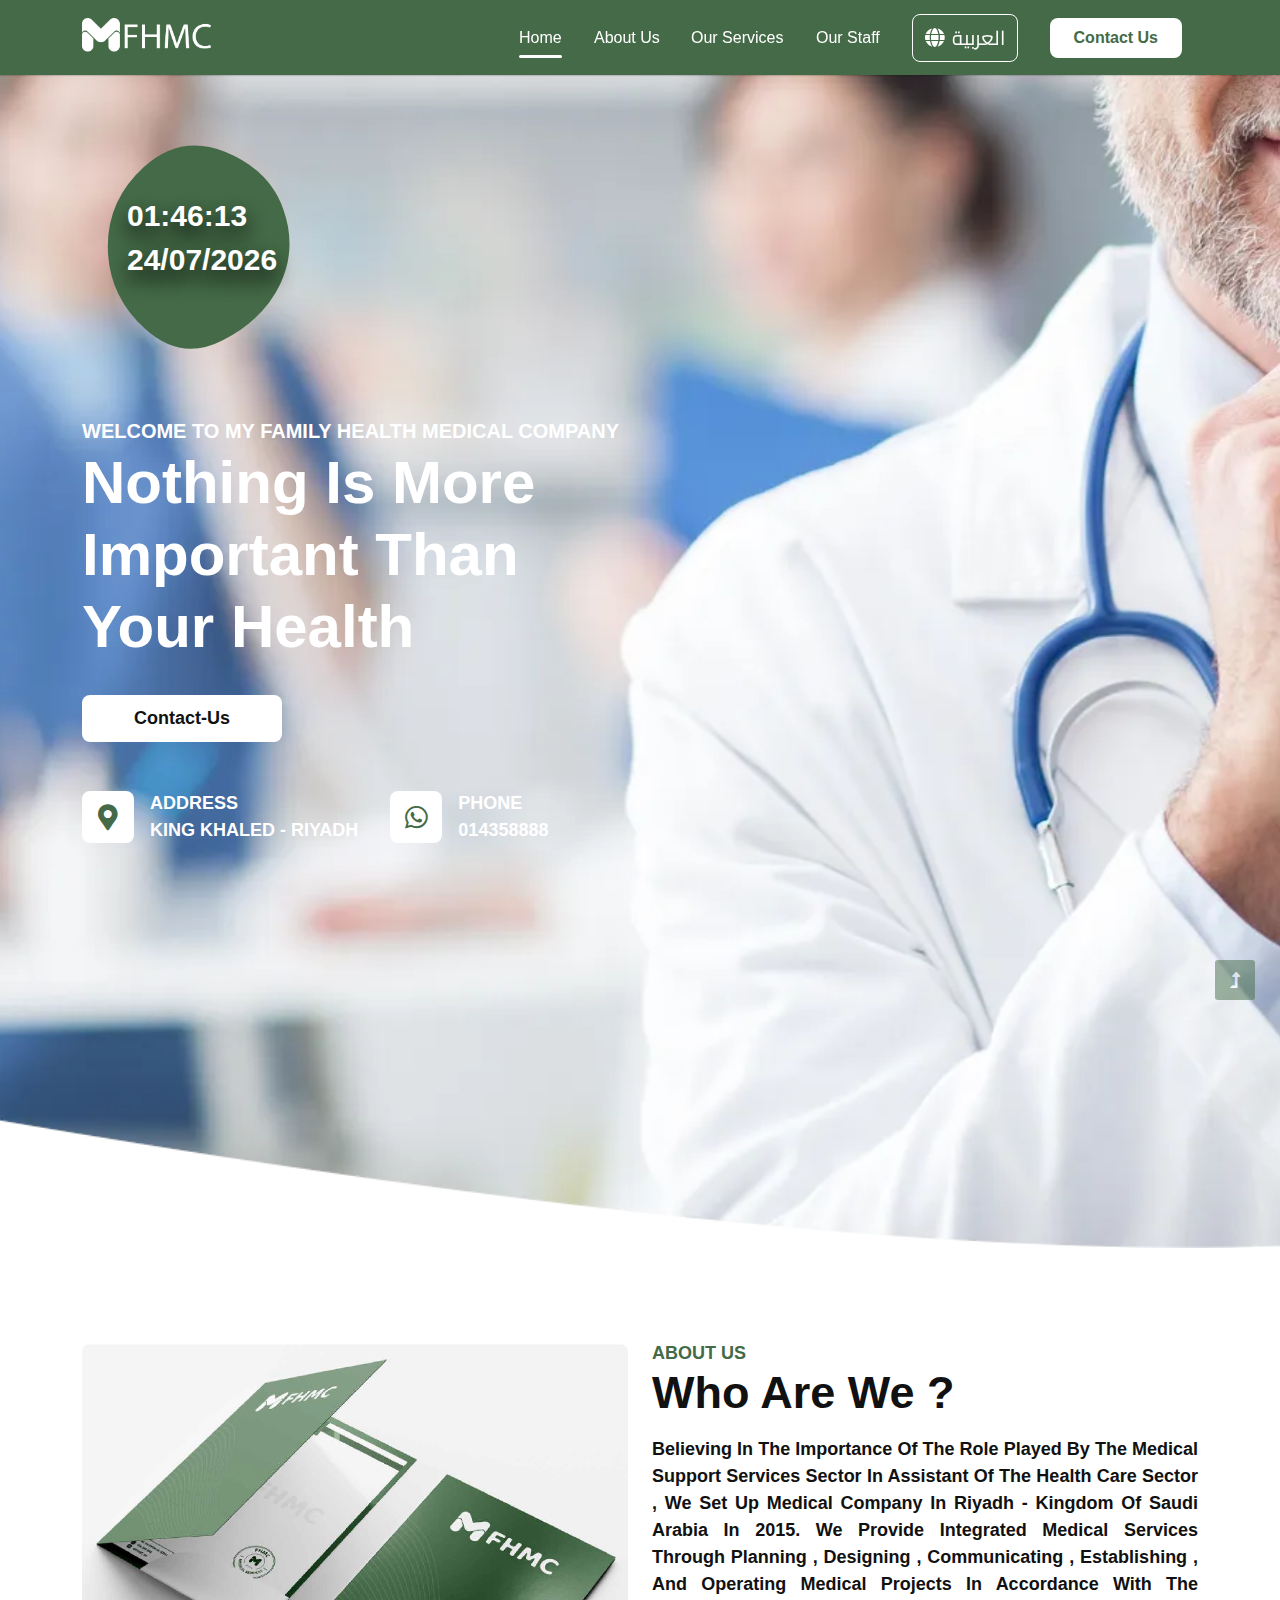
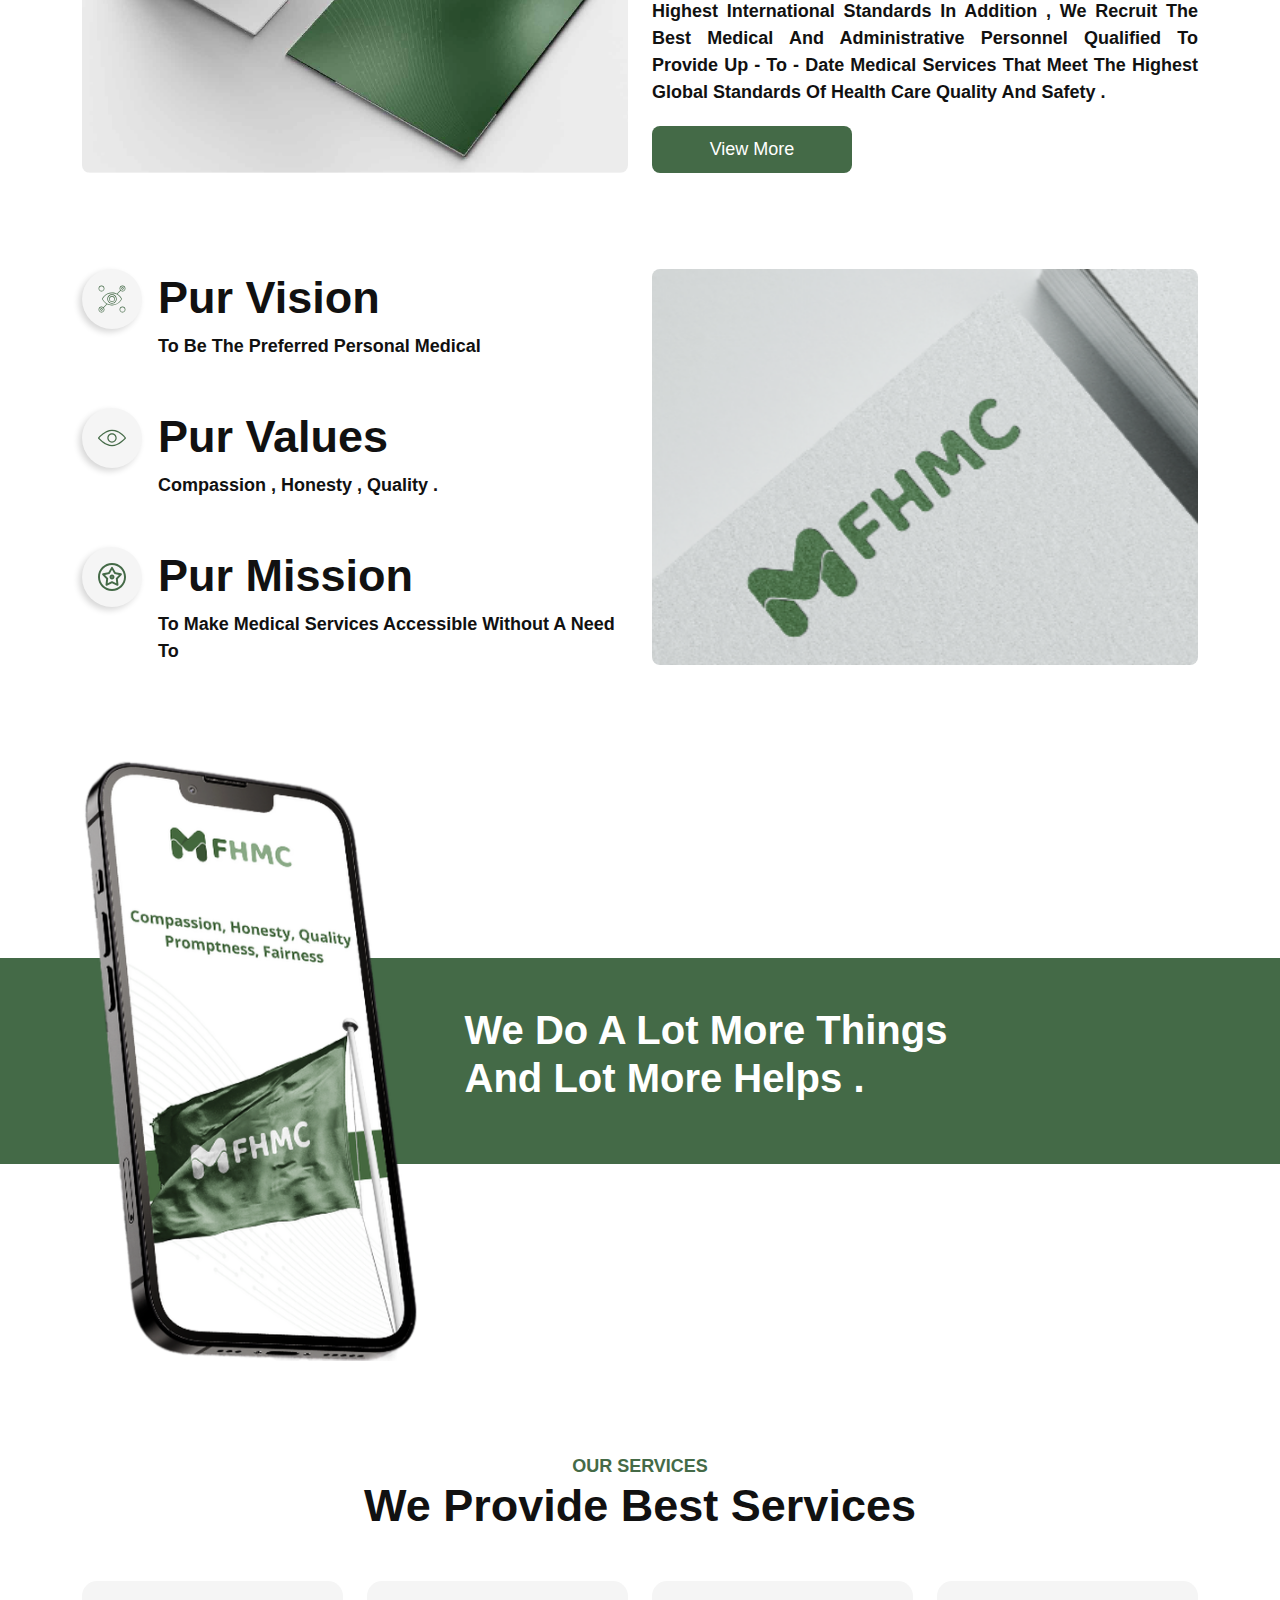
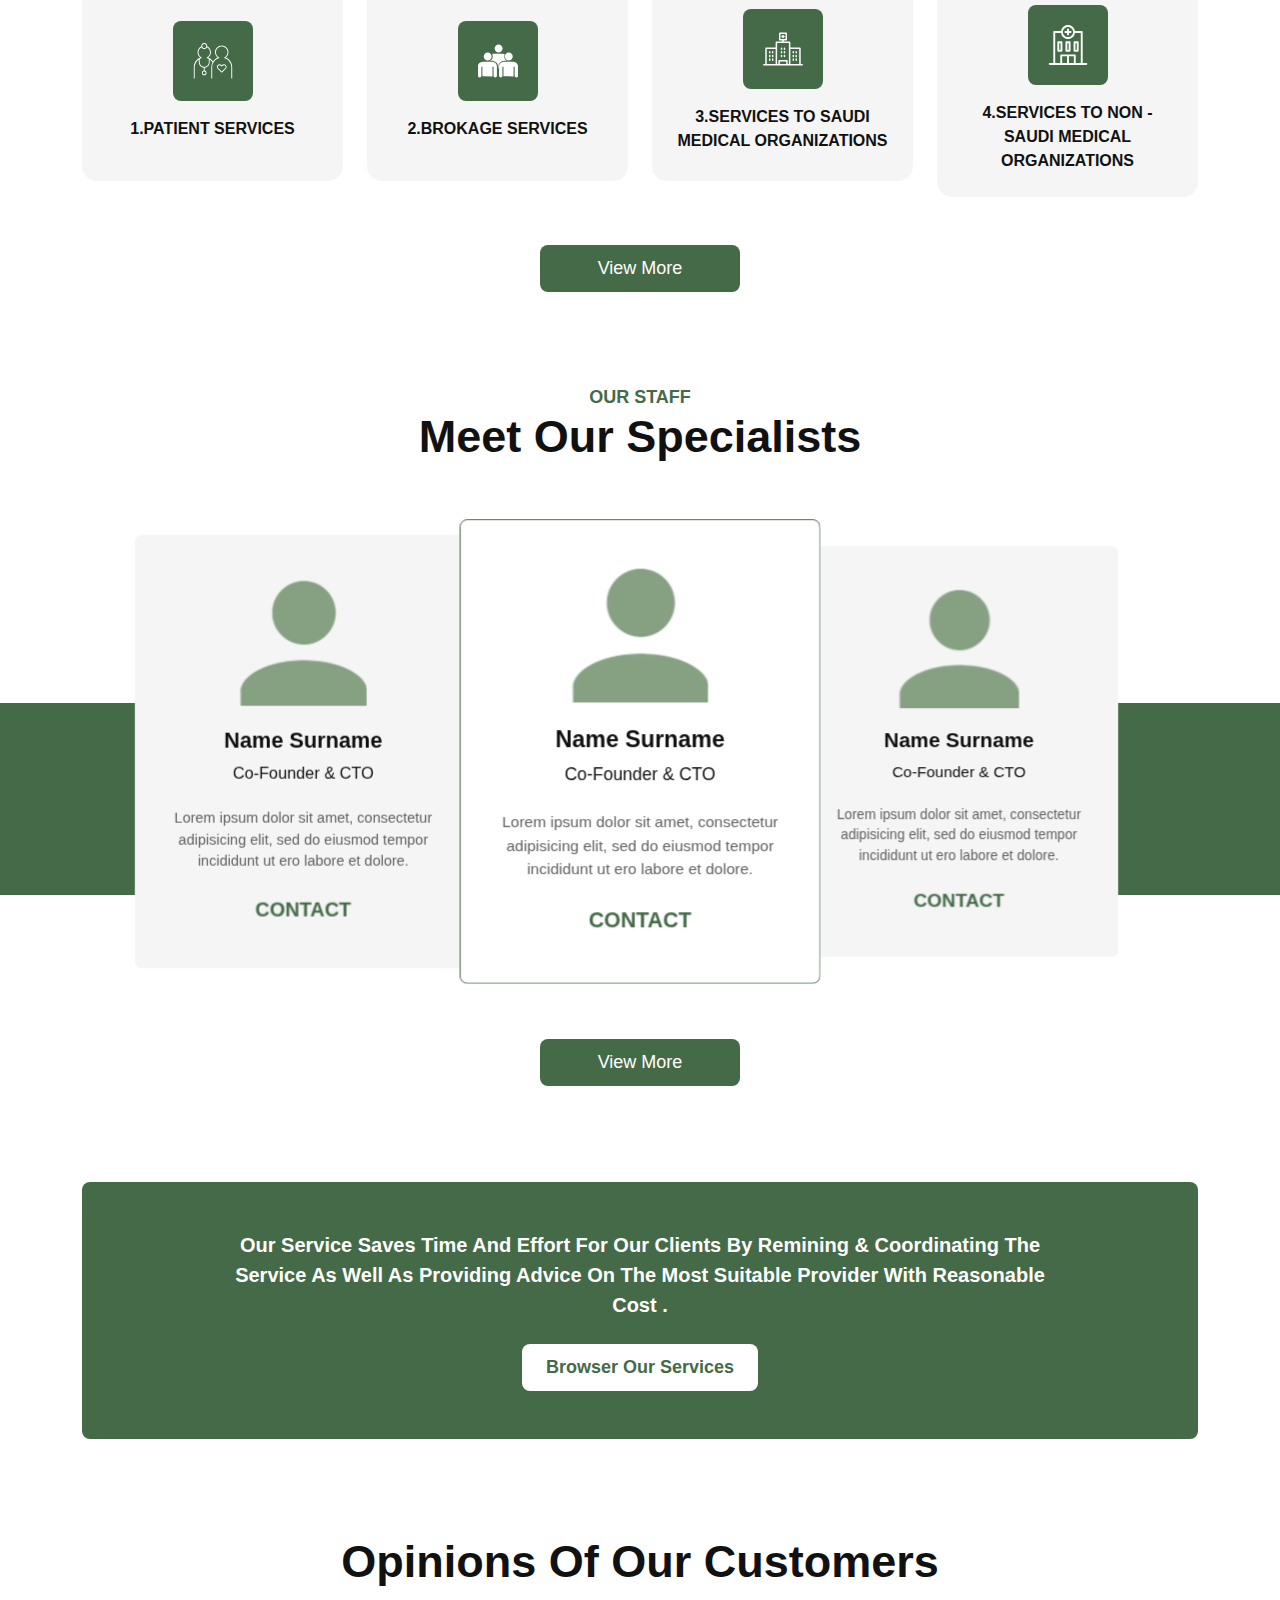
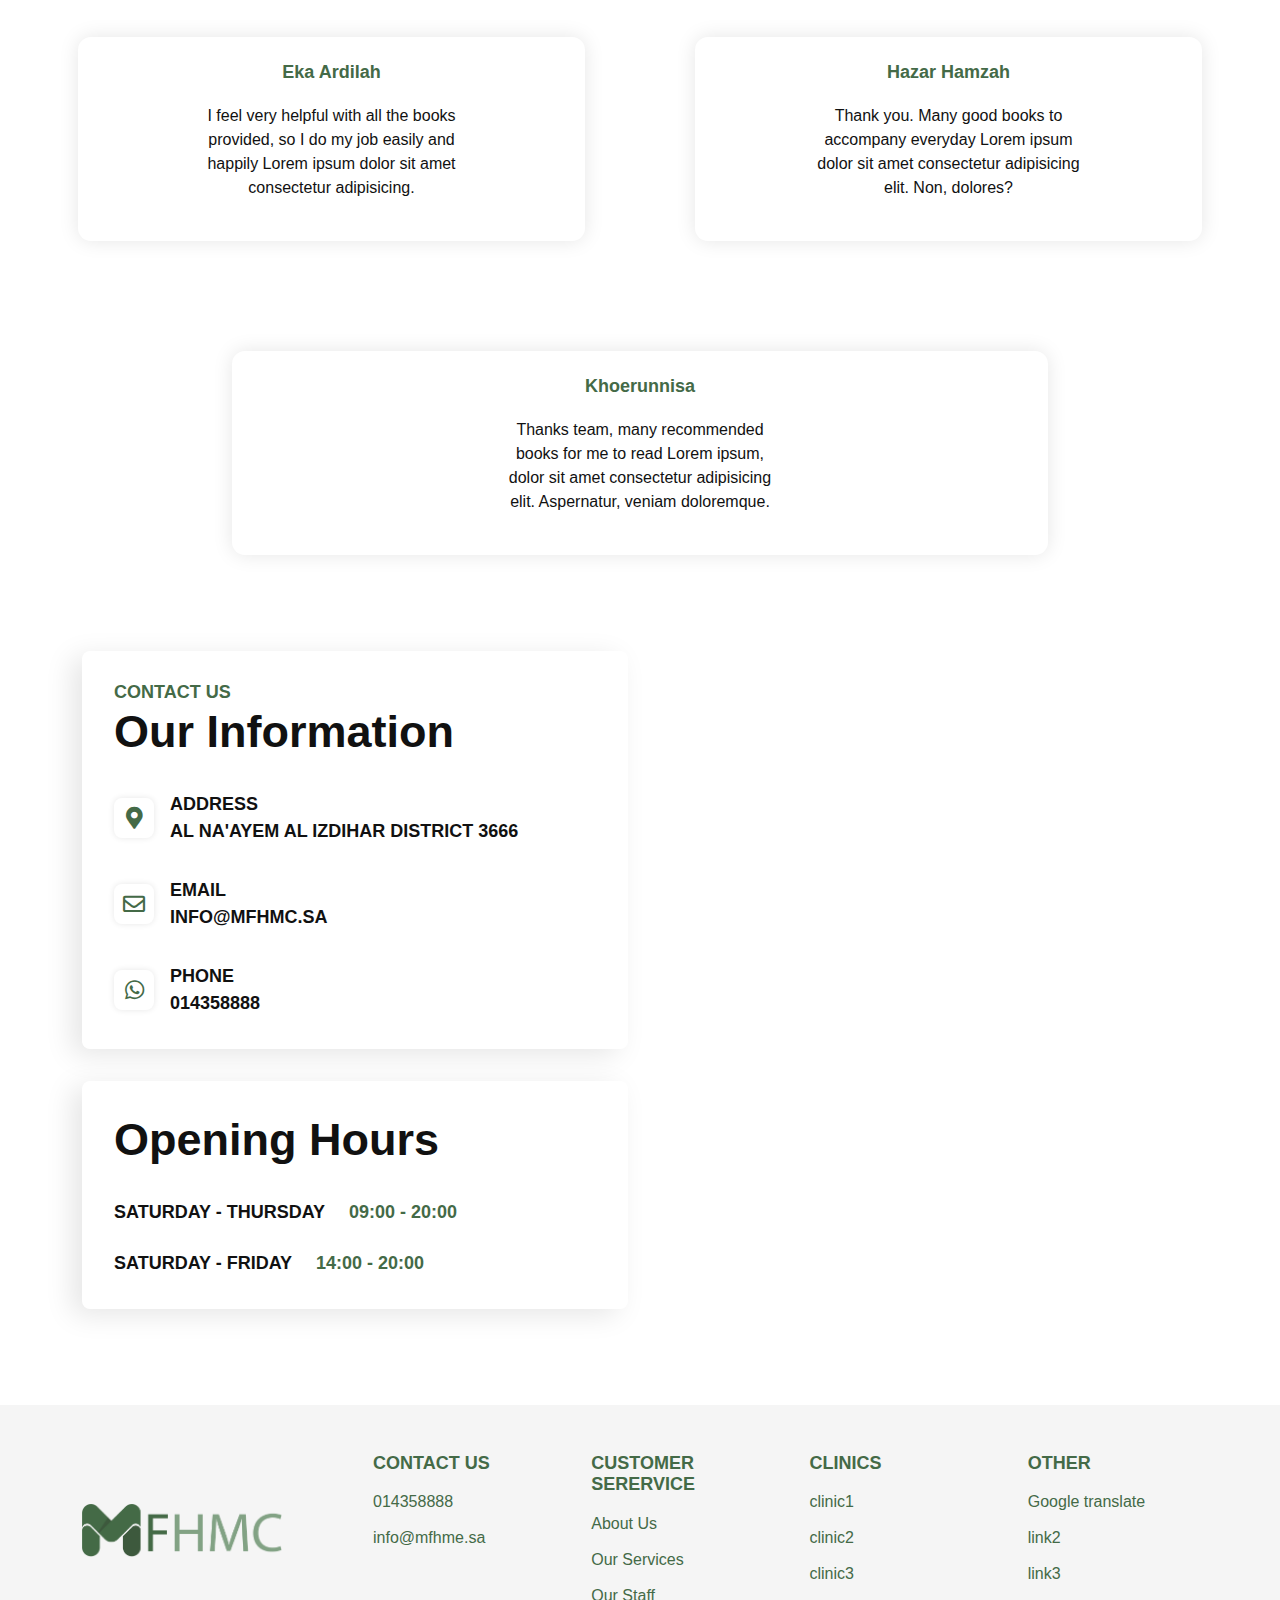
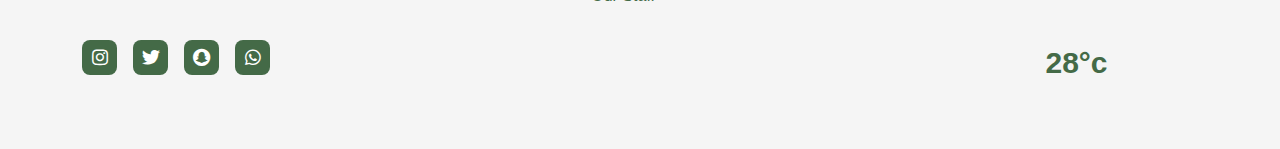
<file: index.html>
<!DOCTYPE html>
<html lang="en">

<head>

    <meta charset="UTF-8">
    
    <meta name="viewport" content="height=device-height, 
                      width=device-width, initial-scale=1.0, 
                      minimum-scale=1.0, maximum-scale=1.0, 
                      user-scalable=no">
    
    <meta name="theme-color" content="#446A47">

    <title>FHMC</title>

    <link rel="stylesheet" type="text/css" href="css/bootstrap.min.css">
    
    <link rel="stylesheet" type="text/css" href="css/all.min.css">
    
    <link rel='stylesheet' href='https://fonts.googleapis.com/css?family=Cairo'>
    
    <link rel="icon" href="img/logo-fhmc-icon.png" sizes="16x16 32x32 48x48 64x64">
    
    <link rel="stylesheet" type="text/css" href="css/swiper.css">
                                    
    <link rel="stylesheet" type="text/css" href="css/main.css">
    

</head>

<body>
    
    
    <!-- ***** header Start ***** -->
    
    <header class="top-nav" id="header">
    
        <div class="container h-100">
        
            <div class="navbar-content">
            
                <div class="nav-logo">
                    
                    <a class="d-block" href="index.html">
                    
                        <img class="img-fluid" src="img/logo-fhmc-white.png" alt="FHMC">
                    
                    </a>
                
                </div>
                
                <ul class="navbar-menu">
                
                    <li class="menu-item">
                    
                        <a class="navbar-link active hvr-underline-from-left" href="index.html"> home </a>
                    
                    </li>
                    <li class="menu-item">
                    
                        <a class="navbar-link  hvr-underline-from-left" href="about.html"> about us</a>
                    
                    </li>
                    <li class="menu-item">
                    
                        <a class="navbar-link  hvr-underline-from-left" href="services.html"> our services </a>
                    
                    </li>
                    <li class="menu-item">
                    
                        <a class="navbar-link  hvr-underline-from-left" href="staff.html"> our staff </a>
                    
                    </li>
                    <li class="menu-item">
                    
                        <a class="lang-btn" href="index_ar.html"> 
                            
                            <i class="fa-solid fa-globe"></i>
                            العربية 
                        </a>
                    
                    </li>
                    <li class="menu-item">
                    
                        <a class="contact-btn" href="contact.html">contact us</a>
                    </li>
                    
                   
                      
                </ul>
                
                <div class="nav-toggler mobile-item">
                            
                          
                    <svg width="100" height="100" viewBox="0 0 100 100">
                            <path class="line line1" d="M 20,29.000046 H 80.000231 C 80.000231,29.000046 94.498839,28.817352 94.532987,66.711331 94.543142,77.980673 90.966081,81.670246 85.259173,81.668997 79.552261,81.667751 75.000211,74.999942 75.000211,74.999942 L 25.000021,25.000058"></path>
                            <path class="line line2" d="M 20,50 H 80"></path>
                            <path class="line line3" d="M 20,70.999954 H 80.000231 C 80.000231,70.999954 94.498839,71.182648 94.532987,33.288669 94.543142,22.019327 90.966081,18.329754 85.259173,18.331003 79.552261,18.332249 75.000211,25.000058 75.000211,25.000058 L 25.000021,74.999942"></path>
                    </svg>
                          
                            
                </div>
            
            </div>
        
        </div>
    
    </header>
    
    <!-- ***** header End ***** -->
    
    
    <div class="page-wrapper">
        
        
        <!-- ***** welcome-section Start ***** -->
        
        <section class="section-style welcome-section p-0">
        
            <div class="welcome-container" style="background-image: url(img/welcome-banner.webp)">
            
                <div class="container">
            
                    <div class="welcome-content">


  
<div class="col col-12 d-flex align-items-center justify-content-start">
    <div class="time position-relative">
                  <svg version="1.1" class="img-fluid" xmlns="http://www.w3.org/2000/svg" viewBox="0 0 500 500" width="100%" id="blobSvg" style="opacity: 1;">                        <defs>                        <linearGradient id="gradient" x1="0%" y1="0%" x2="0%" y2="50%">                            <stop offset="0%" style="stop-color: rgb(68, 106, 71);"></stop>           <stop offset="100%" style="stop-color: rgb(68, 106, 71);"></stop>                        </linearGradient>                        </defs>                                            <path id="blob" fill="url(#gradient)" style="opacity: 1;"><animate class="img-fluid" attributeName="d" dur="10s" repeatCount="indefinite" values="M400,314Q352,378,277,420Q202,462,143,396Q84,330,66.5,241.5Q49,153,125.5,97.5Q202,42,298.5,55Q395,68,421.5,159Q448,250,400,314Z;M392.2525,331.53996Q379.05994,413.07992,285.7525,456.15485Q192.44505,499.22978,100.80019,432.44731Q9.15533,365.66484,30.81018,260.57493Q52.46503,155.48501,121.45005,74.10764Q190.43506,-7.26974,268.13261,60.97003Q345.83016,129.2098,375.63761,189.6049Q405.44505,250,392.2525,331.53996Z;M388.67097,319.27849Q360.55699,388.55699,291.23441,379.72688Q221.91183,370.89678,145.00645,354.28387Q68.10108,337.67097,71.32903,251.33548Q74.55699,165,142.39247,119.95591Q210.22796,74.91183,286.12043,91.61398Q362.0129,108.31613,389.39892,179.15806Q416.78495,250,388.67097,319.27849Z;M429.79847,339.54154Q392.67727,429.08308,294.97368,455.00137Q197.27008,480.91966,143.94598,403.56786Q90.62188,326.21607,83.52769,246.22992Q76.43351,166.24376,136.8518,92.77008Q197.27008,19.29641,287.1482,55Q377.02632,90.70359,421.97299,170.3518Q466.91966,250,429.79847,339.54154Z;M390.7302,319.10952Q360.37524,388.21905,284.62068,409.39959Q208.86612,430.58014,161.11156,373.20082Q113.35701,315.8215,88.46857,238.04463Q63.58014,160.26776,136.76776,117.04463Q209.95537,73.8215,303.79007,69.52027Q397.62476,65.21905,409.35497,157.60952Q421.08517,250,390.7302,319.10952Z;M400,314Q352,378,277,420Q202,462,143,396Q84,330,66.5,241.5Q49,153,125.5,97.5Q202,42,298.5,55Q395,68,421.5,159Q448,250,400,314Z"></animate></path></svg>
        <div class="content-time ">
            <h1 class="clock"></h1>
            <h1 class="date"></h1>
        </div>
    </div> 
</div>
                    
                        <div class="title-wrap">
                        
                            <span class="sub-title">WELCOME TO MY FAMILY HEALTH MEDICAL COMPANY</span>
                            <h1 class="main-title">
                                Nothing Is More
                                Important Than
                                Your Health
                            </h1>
                        
                        </div>
                        <a class="duplicated-btn more-btn" href="contact.html">contact-us</a>
                        <div class="welcome-info">
                        
                            <a href="#" class="info-item">
                                        
                                <div class="info-icon"><i class="fas fa-map-marker-alt"></i></div>
                                <div class="info-texts">

                                    <span class="text-item info-title">ADDRESS</span>
                                    <span class="text-item info-val">KING KHALED - RIYADH</span>

                                </div>

                            </a>
                            <a href="#" class="info-item">
                                        
                                <div class="info-icon"><i class="fab fa-whatsapp"></i></div>
                                <div class="info-texts">

                                    <span class="text-item info-title">PHONE</span>
                                    <span class="text-item info-val">014358888</span>

                                </div>

                            </a>
                        
                        </div>
                    
                    </div>
            
                </div>
        
            
            </div>
        </section>
        
        <!-- ***** welcome-section End ***** -->
        
    
        <!-- ***** about-section Start ***** -->
        
        <section class="section-style about-section w-bg mb-0">
        
            <div class="container">
            
                <div class="about-area">
                    
                    <div class="row   mb_y2">

                        <div class="col-lg-6 mb-box mb-lg-0">

                            <div class="about-img col-img">

                                <img class="img-fluid" src="img/22.png" alt="imgDesc">

                            </div>

                        </div>

                        <div class="col-lg-6">

                            <div class="about-texts same-h">

                                <div class="title-wrap mb-3">

                                    <span class="sub-title">about us </span>
                                    <h1 class="main-title">who are we ?</h1>

                                </div>
                                <p class="about-desc">

                                    Believing In The Importance Of The Role Played By The Medical Support Services Sector In Assistant Of The Health Care Sector , We Set Up Medical Company In Riyadh - Kingdom Of Saudi Arabia In 2015. We Provide Integrated Medical Services Through Planning , Designing , Communicating , Establishing , And Operating Medical Projects In Accordance With The Highest International Standards In Addition , We Recruit The Best Medical And Administrative Personnel Qualified To Provide Up - To - Date Medical Services That Meet The Highest Global Standards Of Health Care Quality And Safety .



                                </p>
                                <a class="about-more duplicated-btn" href="about.html">view more</a>

                            </div>


                        </div>

                    </div>
                    <div class="row ">

                        <div class="col-lg-6 mb-box mb-lg-0 order-1 order-lg-2">

                            <div class="about-img col-img ">

                                <img class="img-fluid" src="img/22_1.PNG" alt="imgDesc">

                            </div>

                        </div>

                        <div class="col-lg-6 order-2 order-lg-1">

                            <div class="about-info same-h">
                            
                                <div class="info-item">
                                
                                    <div class="info-icon">
                                    
                                        <svg xmlns="http://www.w3.org/2000/svg" xmlns:xlink="http://www.w3.org/1999/xlink" version="1.1" id="Layer_1" x="0px" y="0px" viewBox="0 0 32 32" style="enable-background:new 0 0 32 32;" xml:space="preserve">
                                            <path id="Vision_2_" d="M4,7.36C2.147,7.36,0.64,5.853,0.64,4S2.147,0.64,4,0.64S7.36,2.147,7.36,4S5.853,7.36,4,7.36z M4,1.36  C2.544,1.36,1.36,2.544,1.36,4S2.544,6.64,4,6.64S6.64,5.456,6.64,4S5.456,1.36,4,1.36z M28,31.36c-1.853,0-3.36-1.508-3.36-3.36  s1.508-3.36,3.36-3.36s3.36,1.508,3.36,3.36S29.853,31.36,28,31.36z M28,25.36c-1.456,0-2.64,1.184-2.64,2.64s1.184,2.64,2.64,2.64  s2.64-1.184,2.64-2.64S29.456,25.36,28,25.36z M4,29.36c-0.75,0-1.36-0.61-1.36-1.36S3.25,26.64,4,26.64S5.36,27.25,5.36,28  S4.75,29.36,4,29.36z M4,27.36c-0.353,0-0.64,0.287-0.64,0.64S3.647,28.64,4,28.64S4.64,28.353,4.64,28S4.353,27.36,4,27.36z   M28,5.36c-0.75,0-1.36-0.61-1.36-1.36S27.25,2.64,28,2.64S29.36,3.25,29.36,4S28.75,5.36,28,5.36z M28,3.36  c-0.353,0-0.64,0.287-0.64,0.64S27.647,4.64,28,4.64S28.64,4.353,28.64,4S28.353,3.36,28,3.36z M16,21.36  c-2.956,0-5.36-2.405-5.36-5.36c0-2.956,2.404-5.36,5.36-5.36c2.955,0,5.36,2.404,5.36,5.36C21.36,18.955,18.955,21.36,16,21.36z   M16,11.36c-2.559,0-4.64,2.082-4.64,4.64s2.082,4.64,4.64,4.64s4.64-2.081,4.64-4.64S18.559,11.36,16,11.36z M16,19.36  c-1.853,0-3.36-1.508-3.36-3.36s1.507-3.36,3.36-3.36s3.36,1.507,3.36,3.36S17.853,19.36,16,19.36z M16,13.36  c-1.456,0-2.64,1.185-2.64,2.64c0,1.456,1.185,2.64,2.64,2.64c1.456,0,2.64-1.184,2.64-2.64S17.456,13.36,16,13.36z M28,0.64  c-1.853,0-3.36,1.507-3.36,3.36c0,0.797,0.29,1.519,0.755,2.096L21.55,9.941C20.038,9.174,18.208,8.64,16,8.64  c-8.143,0-11.3,7.146-11.331,7.218c-0.039,0.09-0.039,0.193,0,0.283c0.021,0.05,1.524,3.451,5.114,5.566l-3.688,3.687  C5.519,24.93,4.796,24.64,4,24.64c-1.853,0-3.36,1.508-3.36,3.36S2.147,31.36,4,31.36S7.36,29.853,7.36,28  c0-0.796-0.29-1.519-0.755-2.096l3.845-3.845c1.512,0.767,3.342,1.301,5.55,1.301c8.144,0,11.3-7.146,11.331-7.219  c0.039-0.09,0.039-0.193,0-0.283c-0.021-0.05-1.524-3.45-5.114-5.566l3.687-3.688C26.481,7.07,27.204,7.36,28,7.36  c1.853,0,3.36-1.507,3.36-3.36S29.853,0.64,28,0.64z M6.64,28c0,1.456-1.185,2.64-2.64,2.64S1.36,29.456,1.36,28  S2.544,25.36,4,25.36S6.64,26.544,6.64,28z M26.603,16c-0.48,0.977-3.568,6.64-10.603,6.64S5.877,16.977,5.398,16  C5.877,15.023,8.966,9.36,16,9.36S26.122,15.023,26.603,16z M28,6.64c-0.645,0-1.229-0.242-1.688-0.628l-0.32-0.32  C25.603,5.233,25.36,4.647,25.36,4c0-1.456,1.184-2.64,2.64-2.64S30.64,2.544,30.64,4S29.456,6.64,28,6.64z"></path>
                                            <rect id="_Transparent_Rectangle"></rect>
                                        </svg>
                                    
                                    </div>
                                    <div class="info-texts">
                                    
                                        <h2 class="info-title">pur vision</h2>
                                        <p class="info-desc">To Be The Preferred Personal Medical</p>
                                        
                                    </div>
                                
                                    
                                </div>
                                <div class="info-item">
                                
                                    <div class="info-icon">
                                    
                                        <svg xmlns="http://www.w3.org/2000/svg" xmlns:xlink="http://www.w3.org/1999/xlink" version="1.1" id="Capa_1" x="0px" y="0px" viewBox="0 0 511.992 511.992" style="enable-background:new 0 0 511.992 511.992;" xml:space="preserve"><g><g><path d="M510.096,249.937c-4.032-5.867-100.928-143.275-254.101-143.275C124.56,106.662,7.44,243.281,2.512,249.105    c-3.349,3.968-3.349,9.792,0,13.781C7.44,268.71,124.56,405.329,255.995,405.329S504.549,268.71,509.477,262.886    C512.571,259.217,512.848,253.905,510.096,249.937z M255.995,383.996c-105.365,0-205.547-100.48-230.997-128    c25.408-27.541,125.483-128,230.997-128c123.285,0,210.304,100.331,231.552,127.424    C463.013,282.065,362.256,383.996,255.995,383.996z"></path></g></g><g><g><path d="M255.995,170.662c-47.061,0-85.333,38.272-85.333,85.333s38.272,85.333,85.333,85.333s85.333-38.272,85.333-85.333    S303.056,170.662,255.995,170.662z M255.995,319.996c-35.285,0-64-28.715-64-64s28.715-64,64-64s64,28.715,64,64    S291.28,319.996,255.995,319.996z"></path></g></g></svg>                                    
                                    </div>
                                    <div class="info-texts">
                                    
                                        <h2 class="info-title">pur values</h2>
                                        <p class="info-desc">Compassion , Honesty , Quality .</p>
                                        
                                    </div>
                                
                                    
                                </div>
                                <div class="info-item">
                                
                                    <div class="info-icon">
                                    
                                        <svg xmlns="http://www.w3.org/2000/svg" xmlns:xlink="http://www.w3.org/1999/xlink" version="1.1" id="Capa_1" x="0px" y="0px" viewBox="0 0 297 297" style="enable-background:new 0 0 297 297;" xml:space="preserve"><g><path d="M252.678,116.792c-1.167-3.593-4.181-6.277-7.885-7.021l-58.111-11.684l-29.068-51.656   c-1.853-3.292-5.336-5.329-9.114-5.329s-7.261,2.037-9.114,5.329l-29.068,51.656l-58.111,11.684   c-3.704,0.744-6.718,3.428-7.885,7.021c-1.167,3.592-0.306,7.535,2.252,10.314l40.145,43.609l-6.844,58.877   c-0.437,3.752,1.185,7.448,4.24,9.668c3.057,2.222,7.073,2.622,10.506,1.046l53.88-24.704l53.88,24.704   c1.391,0.638,2.878,0.952,4.358,0.952c2.172,0,4.33-0.676,6.148-1.998c3.056-2.22,4.677-5.916,4.24-9.668l-6.844-58.877   l40.145-43.609C252.984,124.327,253.846,120.384,252.678,116.792z M191.645,160.077c-2.062,2.24-3.046,5.267-2.694,8.291   l5.253,45.181l-41.346-18.958c-1.384-0.634-2.871-0.952-4.359-0.952s-2.975,0.318-4.359,0.952l-41.346,18.958l5.253-45.181   c0.351-3.024-0.632-6.051-2.694-8.291l-30.806-33.465l44.592-8.966c2.985-0.6,5.56-2.47,7.053-5.124L148.5,72.883l22.307,39.639   c1.493,2.653,4.068,4.524,7.053,5.124l44.592,8.966L191.645,160.077z"></path><path d="M148.5,0C66.617,0,0,66.617,0,148.5S66.617,297,148.5,297S297,230.383,297,148.5S230.383,0,148.5,0z M148.5,276.085   c-70.351,0-127.585-57.234-127.585-127.585S78.149,20.916,148.5,20.916S276.085,78.149,276.085,148.5   S218.851,276.085,148.5,276.085z"></path><path d="M148.5,122.182c-14.512,0-26.319,11.806-26.319,26.318s11.807,26.318,26.319,26.318s26.318-11.806,26.318-26.318   S163.012,122.182,148.5,122.182z M148.5,153.902c-2.979,0-5.404-2.423-5.404-5.402s2.424-5.402,5.404-5.402   s5.402,2.423,5.402,5.402S151.479,153.902,148.5,153.902z"></path></g></svg>
                                    
                                    </div>
                                    <div class="info-texts">
                                    
                                        <h2 class="info-title">pur mission</h2>
                                        <p class="info-desc">To Make Medical Services Accessible Without A Need To</p>
                                        
                                    </div>
                                
                                    
                                </div>
                            
                            </div>
                        </div>

                    </div>


                </div>
            
            </div>
        
        </section>
        
        <!-- ***** about-section End ***** -->
        
        
        <!-- ***** banner-section Start ***** -->
        
        <section class="section-style banner-section">
        
            <div class="container">
            
                <div class="banner-area">
                
                    
                    <div class="row gx-lg-5">
                    
                        <div class="col-md-auto">
                        
                            <div class="banner-img">
                            
                                <img class="img-fluid" src="img/phone.png" alt="imgDesc">
                            
                            </div>
                        
                        </div>
                        
                        <div class="col-md">
                        
                            <p class="banner-text">We Do A Lot More Things <br> And Lot More Helps .</p>
                        
                        </div>
                    
                    </div>
                    
                </div>
            
            </div>
        
        </section>
        
        <!-- ***** banner-section End ***** -->
        
        
        <!-- ***** services-section Start ***** -->
        
        <section class="section-style services-section">
        
            <div class="container">
            
                <div class="services-area">
                
                    <div class="title-wrap text-center mb-box mb-sm-5">

                        <span class="sub-title">our services</span>
                        <h1 class="main-title">We Provide Best Services</h1>

                    </div>
                             
                    <div class="row row-cols-xl-4 row-cols-md-2 row-cols-1">
                    
                        <a href="service.html"><div class="service-wrap">
                        
                            <div class="service-box">
                            
                                <div class="service-icon">
                                
                                    <svg xmlns="http://www.w3.org/2000/svg" xmlns:xlink="http://www.w3.org/1999/xlink" version="1.1" id="Layer_1" x="0px" y="0px" viewBox="0 0 32 32" style="enable-background:new 0 0 32 32;" xml:space="preserve">
                                        <path id="doctor-patient_1_" d="M31.36,30h-0.72v-9c0-3.358-2.151-6.289-5.354-7.292c-0.138-0.043-0.236-0.165-0.251-0.308  c-0.014-0.144,0.059-0.282,0.185-0.351c1.492-0.82,2.42-2.372,2.42-4.049c0-2.559-2.081-4.64-4.64-4.64S18.36,6.441,18.36,9  c0,1.677,0.928,3.229,2.421,4.049c0.126,0.069,0.198,0.208,0.185,0.351c-0.015,0.144-0.113,0.265-0.251,0.308  C17.512,14.711,15.36,17.642,15.36,21v9h-0.72v-9c0-1.389,0.336-2.711,0.944-3.877c-0.567-0.963-1.326-1.778-2.224-2.401V17  c0,2.283-1.764,4.162-4,4.346v2.329c0.854,0.168,1.5,0.923,1.5,1.825c0,1.025-0.834,1.86-1.86,1.86s-1.86-0.835-1.86-1.86  c0-0.902,0.646-1.657,1.5-1.825v-2.329c-2.236-0.184-4-2.062-4-4.346v-2.281C2.617,16.116,1.36,18.433,1.36,21v9H0.64v-9  c0-3.426,2.045-6.444,5.161-7.727C4.453,12.269,3.64,10.69,3.64,9c0-2.055,1.173-3.921,3.007-4.817C6.643,4.123,6.64,4.062,6.64,4  c0-1.301,1.059-2.36,2.36-2.36S11.36,2.699,11.36,4c0,0.062-0.002,0.123-0.007,0.183C13.187,5.079,14.36,6.945,14.36,9  c0,1.69-0.812,3.269-2.162,4.274c1.555,0.642,2.872,1.732,3.797,3.146c0.903-1.383,2.215-2.491,3.807-3.146  C18.452,12.269,17.64,10.69,17.64,9c0-2.956,2.405-5.36,5.36-5.36S28.36,6.044,28.36,9c0,1.69-0.812,3.269-2.162,4.273  c3.116,1.283,5.162,4.302,5.162,7.727V30z M9,24.36c-0.628,0-1.14,0.511-1.14,1.14S8.372,26.64,9,26.64s1.14-0.511,1.14-1.14  S9.628,24.36,9,24.36z M5.36,14.278V17c0,2.007,1.633,3.64,3.64,3.64s3.64-1.633,3.64-3.64v-2.72  c-0.429-0.231-0.882-0.423-1.355-0.571c-0.138-0.043-0.236-0.165-0.251-0.308c-0.014-0.144,0.059-0.282,0.185-0.351  c1.493-0.821,2.421-2.373,2.421-4.05c0-1.725-0.955-3.296-2.459-4.097C10.825,5.757,9.982,6.36,9,6.36S7.175,5.757,6.819,4.903  C5.314,5.704,4.36,7.275,4.36,9c0,1.677,0.928,3.229,2.421,4.049c0.126,0.069,0.199,0.208,0.185,0.351  c-0.015,0.144-0.113,0.265-0.251,0.308C6.239,13.857,5.786,14.049,5.36,14.278z M9,2.36C8.096,2.36,7.36,3.096,7.36,4  S8.096,5.64,9,5.64S10.64,4.904,10.64,4S9.904,2.36,9,2.36z M23,25.36c-0.092,0-0.185-0.035-0.255-0.105l-2.973-2.973  c-0.4-0.401-0.622-0.934-0.625-1.499c-0.002-0.572,0.22-1.111,0.625-1.518c0.402-0.402,0.937-0.624,1.505-0.626  c0.002,0,0.003,0,0.005,0c0.569,0,1.105,0.223,1.509,0.625L23,19.475l0.209-0.21c0.807-0.803,2.212-0.805,3.019,0  c0.413,0.414,0.635,0.963,0.624,1.548c-0.01,0.555-0.231,1.077-0.624,1.47l-2.973,2.973C23.185,25.325,23.092,25.36,23,25.36z   M21.282,19.36c-0.001,0-0.002,0-0.003,0c-0.377,0-0.731,0.147-0.997,0.414c-0.269,0.269-0.416,0.626-0.414,1.005  c0.001,0.375,0.148,0.729,0.414,0.993L23,24.491l2.718-2.719c0.261-0.26,0.407-0.605,0.413-0.973  c0.008-0.388-0.139-0.752-0.413-1.025c-0.534-0.536-1.467-0.535-1.999,0l-0.464,0.464c-0.141,0.141-0.369,0.141-0.51,0l-0.464-0.464  C22.015,19.507,21.659,19.36,21.282,19.36z"></path>
                                        <rect id="_Transparent_Rectangle" style="fill:none;" width="32" height="32"></rect>
                                    </svg>
                                </div>
                                <p class="service-desc">1.Patient Services</p>
                            
                            </div>
                        </div></a>
                        <a href=""><div class="service-wrap">
                        
                            <div class="service-box">
                            
                                <div class="service-icon">
                                
                                  <svg xmlns="http://www.w3.org/2000/svg" xmlns:xlink="http://www.w3.org/1999/xlink" version="1.1" id="Capa_1" x="0px" y="0px" viewBox="0 0 28.832 28.832" style="enable-background:new 0 0 28.832 28.832;" xml:space="preserve"><g><path d="M11.98,5.373c0-1.584,1.284-2.869,2.869-2.869s2.869,1.284,2.869,2.869s-1.284,2.869-2.869,2.869   S11.98,6.957,11.98,5.373z M15.716,15.621c0.616-0.658,1.479-1.075,2.575-1.245c0.249-0.038,0.513-0.061,0.786-0.077   c0.088-0.003,0.171-0.012,0.259-0.012h1.707c-1.253-0.521-2.141-1.761-2.141-3.203c0-0.575,0.143-1.12,0.394-1.596   c-0.89-0.325-1.711-0.32-1.711-0.32h-5.753c-0.643,0.015-1.183,0.096-1.636,0.23c0.281,0.5,0.442,1.076,0.442,1.686   c0,1.442-0.887,2.681-2.142,3.203h1.412c0.017-0.002,0.033-0.002,0.051-0.002c0.1,0,0.209,0.004,0.319,0.012   c0.235,0.017,0.492,0.053,0.758,0.107c1.444,0.303,3.186,1.253,3.379,3.527l0.002,0.051v1.774h0.362l0.002-1.774   C14.779,17.957,14.729,16.675,15.716,15.621z M6.993,13.983c1.582,0,2.869-1.287,2.869-2.871S8.575,8.243,6.993,8.243   c-1.584,0-2.869,1.285-2.869,2.869C4.124,12.695,5.41,13.983,6.993,13.983z M9.728,14.908H3.976   c-4.118,0.076-3.975,3.103-3.975,3.103L0,25.067h0.004c0,0.017-0.003,0.035-0.003,0.05c0,0.67,0.545,1.211,1.213,1.211   c0.669,0,1.209-0.541,1.209-1.211c0-0.016-0.002-0.033-0.005-0.05h0.005v-6.532h0.758l-0.006,6.958l7.266,0.006l-0.006-6.996h0.786   v6.563h0.004c0,0.003,0,0.006,0,0.01c0,0.669,0.541,1.211,1.207,1.211c0.669,0,1.211-0.542,1.211-1.211c0-0.004,0-0.007,0-0.01   V18.01C13.378,14.861,9.728,14.908,9.728,14.908z M22.185,13.982c1.585,0,2.87-1.285,2.87-2.87s-1.285-2.87-2.87-2.87   s-2.87,1.285-2.87,2.87C19.316,12.697,20.6,13.982,22.185,13.982z M24.921,14.908h-5.754c-4.119,0.076-3.973,3.103-3.973,3.103   l-0.002,7.056h0.005c0,0.017-0.003,0.035-0.003,0.05c0,0.67,0.544,1.211,1.212,1.211c0.669,0,1.208-0.541,1.208-1.211   c0-0.016-0.003-0.033-0.004-0.05h0.004v-6.532h0.76l-0.009,6.958l7.266,0.006l-0.006-6.996h0.786v6.563h0.002   c0,0.003,0,0.006,0,0.01c0,0.669,0.542,1.211,1.21,1.211c0.667,0,1.209-0.542,1.209-1.211c0-0.004,0-0.007,0-0.01V18.01   C28.57,14.861,24.921,14.908,24.921,14.908z"></path></g></svg>
                                    
                                </div>
                                <p class="service-desc">2.Brokage Services</p>
                            
                            </div>
                        </div></a>
                        <a href=""><div class="service-wrap">
                        
                            <div class="service-box">
                            
                                <div class="service-icon">
                                
                                    <svg xmlns="http://www.w3.org/2000/svg" xmlns:xlink="http://www.w3.org/1999/xlink" version="1.1" viewBox="0 0 324.667 324.667" enable-background="new 0 0 324.667 324.667">
                                      <g>
                                        <path d="m168.333,69.539v-2.739h2.738c3.313,0 6-2.687 6-6s-2.687-6-6-6h-2.738v-2.738c0-3.313-2.687-6-6-6s-6,2.687-6,6v2.738h-2.738c-3.313,0-6,2.687-6,6s2.687,6 6,6h2.738v2.738c0,3.313 2.687,6 6,6s6-2.686 6-5.999z"></path>
                                        <path d="m54.919,199.478c3.313,0 6-2.687 6-6v-8.614c0-3.313-2.687-6-6-6s-6,2.687-6,6v8.614c0,3.313 2.687,6 6,6z"></path>
                                        <path d="m78.748,199.478c3.313,0 6-2.687 6-6v-8.614c0-3.313-2.687-6-6-6s-6,2.687-6,6v8.614c0,3.313 2.686,6 6,6z"></path>
                                        <path d="m54.919,229.12c3.313,0 6-2.687 6-6v-8.614c0-3.313-2.687-6-6-6s-6,2.687-6,6v8.614c0,3.313 2.687,6 6,6z"></path>
                                        <path d="m78.748,229.12c3.313,0 6-2.687 6-6v-8.614c0-3.313-2.687-6-6-6s-6,2.687-6,6v8.614c0,3.313 2.686,6 6,6z"></path>
                                        <path d="m54.919,258.762c3.313,0 6-2.687 6-6v-8.614c0-3.313-2.687-6-6-6s-6,2.687-6,6v8.614c0,3.314 2.687,6 6,6z"></path>
                                        <path d="m78.748,258.762c3.313,0 6-2.687 6-6v-8.614c0-3.313-2.687-6-6-6s-6,2.687-6,6v8.614c0,3.314 2.686,6 6,6z"></path>
                                        <path d="m245.919,199.478c3.313,0 6-2.687 6-6v-8.614c0-3.313-2.687-6-6-6s-6,2.687-6,6v8.614c0,3.313 2.687,6 6,6z"></path>
                                        <path d="m269.748,199.478c3.313,0 6-2.687 6-6v-8.614c0-3.313-2.687-6-6-6s-6,2.687-6,6v8.614c0,3.313 2.686,6 6,6z"></path>
                                        <path d="m245.919,229.12c3.313,0 6-2.687 6-6v-8.614c0-3.313-2.687-6-6-6s-6,2.687-6,6v8.614c0,3.313 2.687,6 6,6z"></path>
                                        <path d="m269.748,229.12c3.313,0 6-2.687 6-6v-8.614c0-3.313-2.687-6-6-6s-6,2.687-6,6v8.614c0,3.313 2.686,6 6,6z"></path>
                                        <path d="m245.919,258.762c3.313,0 6-2.687 6-6v-8.614c0-3.313-2.687-6-6-6s-6,2.687-6,6v8.614c0,3.314 2.687,6 6,6z"></path>
                                        <path d="m269.748,258.762c3.313,0 6-2.687 6-6v-8.614c0-3.313-2.687-6-6-6s-6,2.687-6,6v8.614c0,3.314 2.686,6 6,6z"></path>
                                        <path d="m144.419,155.221v8.614c0,3.313 2.687,6 6,6s6-2.687 6-6v-8.614c0-3.313-2.687-6-6-6s-6,2.687-6,6z"></path>
                                        <path d="m168.248,155.221v8.614c0,3.313 2.687,6 6,6s6-2.687 6-6v-8.614c0-3.313-2.687-6-6-6s-6,2.687-6,6z"></path>
                                        <path d="m150.419,178.864c-3.313,0-6,2.687-6,6v8.614c0,3.313 2.687,6 6,6s6-2.687 6-6v-8.614c0-3.314-2.686-6-6-6z"></path>
                                        <path d="m174.248,178.864c-3.313,0-6,2.687-6,6v8.614c0,3.313 2.687,6 6,6s6-2.687 6-6v-8.614c0-3.314-2.687-6-6-6z"></path>
                                        <path d="m150.419,208.506c-3.313,0-6,2.687-6,6v8.614c0,3.313 2.687,6 6,6s6-2.687 6-6v-8.614c0-3.314-2.686-6-6-6z"></path>
                                        <path d="m174.248,208.506c-3.313,0-6,2.687-6,6v8.614c0,3.313 2.687,6 6,6s6-2.687 6-6v-8.614c0-3.314-2.687-6-6-6z"></path>
                                        <path d="m318.667,284.144h-12.611v-127.376c0-3.314-2.687-6-6-6h-78v-42.943c0-3.313-2.687-6-6-6h-47.723v-8.747h20.277c3.313,0 6-2.687 6-6v-52.555c0-3.313-2.687-6-6-6h-52.555c-3.313,0-6,2.687-6,6v52.555c0,3.313 2.687,6 6,6h20.277v8.747h-47.723c-3.313,0-6,2.687-6,6v42.943h-78c-3.313,0-6,2.686-6,6v127.376h-12.609c-3.313,0-6,2.687-6,6s2.687,6 6,6h312.667c3.313,0 6-2.687 6-6s-2.687-6-6-6zm-108.611-170.319v170.319h-10.056v-26.374c0-3.313-2.687-6-6-6h-63.333c-3.313,0-6,2.687-6,6v26.375h-10.056v-170.32h95.445zm-22.056,170.319h-51.333v-20.374h51.333v20.374zm106.056,0h-72v-121.376h72v121.376zm-191.445,0h-72v-121.376h72v121.376zm39.445-243.621h40.555v40.555h-40.555v-40.555z"></path>
                                      </g>
                                    </svg>

                                </div>
                                <p class="service-desc">3.SERVICES TO SAUDI MEDICAL ORGANIZATIONS</p>
                            
                            </div>
                        </div></a>
                        <a href=""><div class="service-wrap">
                        
                            <div class="service-box">
                            
                                <div class="service-icon">
                                
                                    <svg xmlns="http://www.w3.org/2000/svg" xmlns:xlink="http://www.w3.org/1999/xlink" version="1.1" id="Capa_1" x="0px" y="0px" viewBox="0 0 422.505 422.505" style="enable-background:new 0 0 422.505 422.505;" xml:space="preserve">
                                    <path d="M173.946,74.015c0-5.523,4.477-10,10-10h17.312V46.703c0-5.523,4.477-10,10-10s10,4.477,10,10v17.312h17.312  c5.523,0,10,4.477,10,10s-4.477,10-10,10h-17.312v17.313c0,5.523-4.477,10-10,10s-10-4.477-10-10V84.015h-17.312  C178.423,84.015,173.946,79.538,173.946,74.015z M414.669,412.505c0,5.523-4.477,10-10,10H17.835c-5.523,0-10-4.477-10-10  s4.477-10,10-10H56.19V74.014c0-5.523,4.477-10,10-10h71.725C142.812,27.913,173.836,0,211.258,0  c37.421,0,68.445,27.914,73.341,64.015l71.725-0.001c2.652,0,5.196,1.054,7.071,2.929c1.875,1.875,2.929,4.419,2.929,7.071v328.491  h38.345C410.192,402.505,414.669,406.982,414.669,412.505z M157.242,74.015c0,29.784,24.231,54.015,54.016,54.015  c29.784,0,54.014-24.231,54.014-54.015S241.042,20,211.258,20C181.474,20,157.242,44.231,157.242,74.015z M201.258,330.476h-51.581  v72.029h51.576L201.258,330.476z M272.839,330.476h-51.582l-0.005,72.029h51.586V330.476z M346.325,84.014H284.6  c-4.896,36.101-35.92,64.016-73.341,64.016c-37.422,0-68.447-27.915-73.343-64.016H76.19v318.491h53.487v-82.029  c0-5.523,4.477-10,10-10h71.581h0h71.581c5.523,0,10,4.477,10,10v82.029h53.485V84.014z M279.986,172.169h34.076  c5.523,0,10,4.477,10,10v89.148c0,5.523-4.477,10-10,10h-34.076c-5.523,0-10-4.477-10-10v-89.148  C269.986,176.646,274.463,172.169,279.986,172.169z M289.986,261.317h14.076v-69.148h-14.076V261.317z M238.294,182.169v89.148  c0,5.523-4.477,10-10,10H194.22c-5.523,0-10-4.477-10-10v-89.148c0-5.523,4.477-10,10-10h34.074  C233.817,172.169,238.294,176.646,238.294,182.169z M218.294,192.169H204.22v69.148h14.074V192.169z M152.53,182.169v89.148  c0,5.523-4.477,10-10,10h-34.075c-5.523,0-10-4.477-10-10v-89.148c0-5.523,4.477-10,10-10h34.075  C148.053,172.169,152.53,176.646,152.53,182.169z M132.53,192.169h-14.075v69.148h14.075V192.169z"></path></svg>

                                </div>
                                <p class="service-desc">4.SERVICES TO NON - SAUDI MEDICAL ORGANIZATIONS</p>
                            
                            </div>
                        </div></a>
                    </div>
                    <a class="about-more duplicated-btn mx-auto mt-0 mt-sm-3" href="services.html">View More</a>
                
                </div>
            
            </div>
        
        </section>
        
        <!-- ***** services-section End ***** -->
        
        
        <!-- ***** staff-section Start ***** -->
        
        <section class="section-style staff-section ">
        
            <div class="container">
            
                  <div class="title-wrap text-center mb-box mb-sm-5">
                    <span class="sub-title">our staff</span>
                     <h1 class="main-title">Meet Our Specialists</h1>
                </div>
            
            </div>
            <div class="staff-container">
                
                <div class="container ">

                    <div class="staff-area">

                        <div class="slider-container staff-slider-container equal-h">

                                <div class="swiper staff-slider">

                                      <div class="swiper-wrapper">

                                        <div class="swiper-slide">

                                            <div class="staff-box padding-box">

                                                    <div class="staff-img">

                                                        <img class="img-fluid "src="img/person.png" alt="staffName">

                                                    </div>
                                                    <div class="staff-details">

                                                        <div class="staff-info">

                                                            <h5 class="staff-name">Name Surname</h5>
                                                            <p class="staff-position">Co-Founder & CTO</p>

                                                        </div>
                                                        <p class="staff-desc">

                                                            Lorem ipsum dolor sit amet, consectetur adipisicing elit, sed do
                                                            eiusmod tempor incididunt ut ero labore et dolore.

                                                        </p>

                                                    </div>
                                                    <a class="contact-btn hvr-underline-from-left " href="#">contact</a>

                                            </div>
                                        </div>
                                            
                                        <div class="swiper-slide">

                                                <div class="staff-box padding-box">

                                                    <div class="staff-img">

                                                        <img class="img-fluid "src="img/person.png" alt="staffName">

                                                    </div>
                                                    <div class="staff-details">

                                                        <div class="staff-info">

                                                            <h5 class="staff-name">Name Surname</h5>
                                                            <p class="staff-position">Co-Founder & CTO</p>

                                                        </div>
                                                        <p class="staff-desc">

                                                            Lorem ipsum dolor sit amet, consectetur adipisicing elit, sed do
                                                            eiusmod tempor incididunt ut ero labore et dolore.

                                                        </p>

                                                    </div>
                                                    <a class="contact-btn hvr-underline-from-left " href="#">contact</a>

                                                </div>


                                        </div>

                                        <div class="swiper-slide">

                                                <div class="staff-box padding-box">

                                                    <div class="staff-img">

                                                        <img class="img-fluid "src="img/person.png" alt="staffName">

                                                    </div>
                                                    <div class="staff-details">

                                                        <div class="staff-info">

                                                            <h5 class="staff-name">Name Surname</h5>
                                                            <p class="staff-position">Co-Founder & CTO</p>

                                                        </div>
                                                        <p class="staff-desc">

                                                            Lorem ipsum dolor sit amet, consectetur adipisicing elit, sed do
                                                            eiusmod tempor incididunt ut ero labore et dolore.

                                                        </p>

                                                    </div>
                                                    <a class="contact-btn hvr-underline-from-left " href="#">contact</a>

                                                </div>


                                        </div>

                                           
                                      </div>

                                      </div>


                        </div>
                        <div class="more-wrap mt-4 pt-2 mt-sm-5 pt-sm-0">
                        
                            <a class="about-more duplicated-btn mx-auto" href="staff.html">View More</a>
                        
                        </div>

                    </div>

                </div>

            </div>
        
        </section>
        
        <!-- ***** staff-section End ***** -->
        
        
        <!-- ***** services-banner-section Start ***** -->
        
        <section class="section-style services-banner-section">
        
            <div class="container">
            
                <div class="services-banner padding-box">
                
                    <p class="banner-text">
                    
                        Our Service Saves Time And Effort For Our Clients By Remining & Coordinating The Service
                        As Well As Providing Advice On The Most Suitable Provider With Reasonable Cost .
                    </p>
                    <a class="banner-link duplicated-btn" href="services.html">Browser Our Services</a>
                
                </div>
            
            </div>
        
        </section>
        
        <!-- ***** services-banner-section End ***** -->

        <!-- ***** The opinions of our customers start ***** -->

        <section class="section-style opinions">
            <div class="container">
                <h1 class="main-title w-50 m-auto titel-opinions"> opinions of our customers</h1>
              <div class="row mt-5 notes row-cols-1 row-cols-lg-3 row-cols-md-2 row-cols-xl-3 gx-0 gx-md-2 gy-5">
                <div class="fram fram1 ">
                  <h5>Eka Ardilah</h5>
                  <p class="note ">I feel very helpful with all the books provided, so I do my job easily and happily Lorem ipsum dolor sit amet consectetur adipisicing.</p>
                </div>
                <div class="fram  fram2 ">
                  <h5>Hazar Hamzah</h5>
                  <p class="note">Thank you. Many good books to accompany everyday Lorem ipsum dolor sit amet consectetur adipisicing elit. Non, dolores?</p>
                </div>
                <div class="fram fram3 ">
                  <h5>Khoerunnisa</h5>
                  <p class="note">Thanks team, many recommended books for me to read Lorem ipsum, dolor sit amet consectetur adipisicing elit. Aspernatur, veniam doloremque.</p>
                </div>
              </div>
            </div>
          </section>

        <!-- ***** The opinions of our customers End ***** -->
        
        <!-- ***** contact-us-section Start ***** -->
        
        <section class="section-style contact-us-section">
        
            <div class="container">
            
                <div class="contact-area">
                
                    <div class="row">
                    
                        <div class="col-lg-6">
                        
                            <div class="contact-boxes">
                            
                                <div class="box-item info-box padding-box">
                                
                                    <div class="title-wrap ">
                                        <span class="sub-title">contact us</span>
                                        <h1 class="main-title">our information</h1>
                                    </div>
                                    <div class="info-items">
                                    
                                        <div class="info-item">
                                        
                                            <div class="info-icon"><i class="fas fa-map-marker-alt"></i></div>
                                            <div class="info-texts">
                                            
                                                <span class="text-item info-title">ADDRESS</span>
                                                <span class="text-item info-val">AL NA'AYEM AL IZDIHAR DISTRICT 3666</span>
                                            
                                            </div>
                                        
                                        </div>
                                        <div class="info-item">
                                        
                                            <div class="info-icon"><i class="far fa-envelope"></i></div>
                                            <div class="info-texts">
                                            
                                                <span class="text-item info-title">EMAIL</span>
                                                <a href="#" class="text-item info-val">INFO@MFHMC.SA</a>
                                            
                                            </div>
                                        
                                        </div>
                                        <div class="info-item">
                                        
                                            <div class="info-icon"><i class="fab fa-whatsapp"></i></div>
                                            <div class="info-texts">
                                            
                                                <span class="text-item info-title">PHONE</span>
                                                <span class="text-item info-val">014358888</span>
                                            
                                            </div>
                                        
                                        </div>
                                        
                                    </div>
                                
                                </div>
                                <div class="box-item hours-box padding-box">
                                
                                    <div class="title-wrap ">
                                        <h1 class="main-title">Opening Hours</h1>
                                    </div>
                                    <div class="info-items">
                                    
                                        <div class="info-item">
                                        
                                            <div class="info-texts ">
                                            
                                                <span class="text-item info-title">SATURDAY - THURSDAY</span>
                                                <span class="text-item info-val">09:00 - 20:00</span>
                                            
                                            </div>
                                        
                                        </div>
                                        <div class="info-item">
                                        
                                            <div class="info-texts ">
                                            
                                                <span class="text-item info-title">SATURDAY - FRIDAY</span>
                                                <span class="text-item info-val">14:00 - 20:00</span>
                                            
                                            </div>
                                        
                                        </div>
                                        
                                    </div>
                                
                                </div>
                            
                            </div>
                        
                        </div>
                        
                        <div class="col-lg-6">
                        
                           <div class="map-container mt-box mt-lg-0" id="map">

                               <iframe src="https://www.google.com/maps/embed?pb=!1m18!1m12!1m3!1d28979.453789321382!2d46.753383950057724!3d24.780666225054798!2m3!1f0!2f0!3f0!3m2!1i1024!2i768!4f13.1!3m3!1m2!1s0x3e2efda2e71a4331%3A0xf746e0fda2277c89!2z2KfZhNin2LLYr9mH2KfYsdiMINin2YTYsdmK2KfYtiDYp9mE2LPYudmI2K_Zitip!5e0!3m2!1sar!2seg!4v1663162736376!5m2!1sar!2seg"  style="border:0;" allowfullscreen="" loading="lazy" referrerpolicy="no-referrer-when-downgrade"></iframe>

                            </div>

                        </div>
                    
                    </div>
                
                </div>
            
            </div>
        
        </section>
        
        <!-- ***** contact-us-section End ***** -->
        
        
        <!-- ***** footer Start ***** -->
        
        <footer class="section-style w-bg mb-0">
        
            <div class="container">
            
                <div class="row gx-lg-5 ">
                
                    <div class="col-lg-3 col-12">
                    
                        <div class="footer-col">
                        
                            <a class="footer-logo" href="index.html">
                            
                                <img class="img-fluid" src="img/logo-fhmc.png" alt="FHMC">
                            
                            </a>
                        
                        </div>
                    
                    </div>
                    
                    <div class="col-md">
                    
                        <div class="footer-col">
                        
                            <div class="footer-menu">
                            
                                <h3 class="menu-title">CONTACT US</h3>
                                <ul class="menu-list">
                                
                                    <li class="list-item">
                                    
                                        <a class="item-link" href="#">014358888</a>
                                    
                                    </li>
                                    <li class="list-item">
                                    
                                        <a class="item-link" href="#">info@mfhme.sa</a>
                                    
                                    </li>
                                  
                                
                                </ul>
                            
                            </div>
                        
                        </div>
                    
                    </div>
                    
                    <div class="col-md">
                    
                        <div class="footer-col">
                        
                            <div class="footer-menu">
                            
                                <h3 class="menu-title">CUSTOMER SERERVICE</h3>
                                <ul class="menu-list">
                                
                                    <li class="list-item">
                                    
                                        <a class="item-link" href="about.html">About Us</a>
                                    
                                    </li>
                                    <li class="list-item">
                                    
                                        <a class="item-link" href="services.html">Our Services</a>
                                    
                                    </li>
                                    <li class="list-item">
                                    
                                        <a class="item-link" href="#">Our Staff</a>
                                    
                                    </li>
                                  
                                
                                </ul>
                            
                            </div>
                        
                        </div>
                    
                    
                    </div>

                    <div class="col-md">
                    
                        <div class="footer-col">
                        
                            <div class="footer-menu">
                            
                                <h3 class="menu-title">Clinics</h3>
                                <ul class="menu-list">
                                
                                    <li class="list-item">
                                    
                                        <a class="item-link" href="#">clinic1</a>
                                    
                                    </li>
                                    <li class="list-item">
                                    
                                        <a class="item-link" href="#">clinic2</a>
                                    
                                    </li>
                                    <li class="list-item">
                                    
                                        <a class="item-link" href="#">clinic3</a>
                                    
                                    </li>
                                  
                                
                                </ul>
                            
                            </div>
                        
                        </div>
                    
                    
                    </div>

                    <div class="col-md">
                    
                        <div class="footer-col">
                        
                            <div class="footer-menu">
                            
                                <h3 class="menu-title">Other</h3>
                                <ul class="menu-list">
                                
                                    <li class="list-item">
                                    
                                        <a class="item-link" target="_blank" href="https://translate.google.com/?hl=ar&sl=en&tl=ar&op=translate">Google translate</a>
                                    
                                    </li>
                                    <li class="list-item">
                                    
                                        <a class="item-link" href="#">link2</a>
                                    
                                    </li>
                                    <li class="list-item">
                                    
                                        <a class="item-link" href="#">link3</a>
                                    
                                    </li>
                                  
                                
                                </ul>
                            
                            </div>
                        
                        </div>
                    
                    
                    </div>

                    
                    <div class="col-md col-9">
                    
                        <div class="footer-col">
                        
                            <div class="social-list">
                            
                                <a href="#"><i class="fab fa-instagram"></i></a>
                                <a href="#"><i class="fab fa-twitter"></i></a>
                                <a href="#"><i class="fab fa-snapchat-ghost"></i></a>
                                <a href="#"><i class="fa-brands fa-whatsapp"></i></a>
                                
                            </div>
                            
                        </div>
                    
                    </div>

                    <div class="col-md col-3 mb-5 d-flex align-items-start justify-content-center">
                        <span class="temperature ">28&deg;c</span>
                    </div>
                
                </div>
            
            </div>
        
        </footer>
        
        <!-- ***** footer End ***** -->
     
        
    </div>
    
    
    <!-- ***** scrollup-btn Start ***** -->
    <div class="scrollup" id="scrollup">
        
            <i class="fas fa-level-up-alt"></i>
        
    </div>
    <!-- ***** scrollup-btn Start ***** -->
    

    
    
    <!-- jquery 3.5.1   -->
    <script src="js/jquery-3.5.1.min.js"></script>
    
     <!-- bootstrap v5   -->
    <script src="js/bootstrap.bundle.min.js"></script>
     
    <!-- matchHeight jquery plugin   -->
    <script src="js/jquery.matchHeight-min.js"></script>
    
    <!-- swiper js   -->
    <script src="js/swiper.js"></script>
    
     <!-- main style js   -->
    <script src="js/main.js"></script>

    <script src="js/script.js"></script>
    
    
    <script>
        
        
        /*------------- #staff slider --------------*/
        var swiper = new Swiper('.staff-slider', {
            
          effect: 'coverflow',
          grabCursor: true,
          centeredSlides: true,
          slidesPerView: "auto",
          initialSlide: 0,
          loop: true,
          loopedSlides: 3,
          breakpoints: {

            0:{
                   coverflowEffect: {
                    slideShadows: false,
                },
                    
              },

            768:{
                   coverflowEffect: {
                    stretch: 125,
                    depth: 200,
                    rotate: 0,
                    slideShadows: false,
                    modifier: 1,
                    
                },
              },

            992: {
                
                  coverflowEffect: {
                    stretch: 0,
                    depth: 150,
                    rotate: 0,
                    slideShadows: false,
                    modifier: 1,
                    
                },
                  
              },
             
            1200: {
                
                slidesPerView: 3,
                coverflowEffect: {
                    stretch: 0,
                    depth: 150,
                    rotate: 0,
                    slideShadows: false,
                    modifier: 1,
                    
            },

              },

            },


        });

    
    </script>
    
  
    
</body>

</html>
</file>
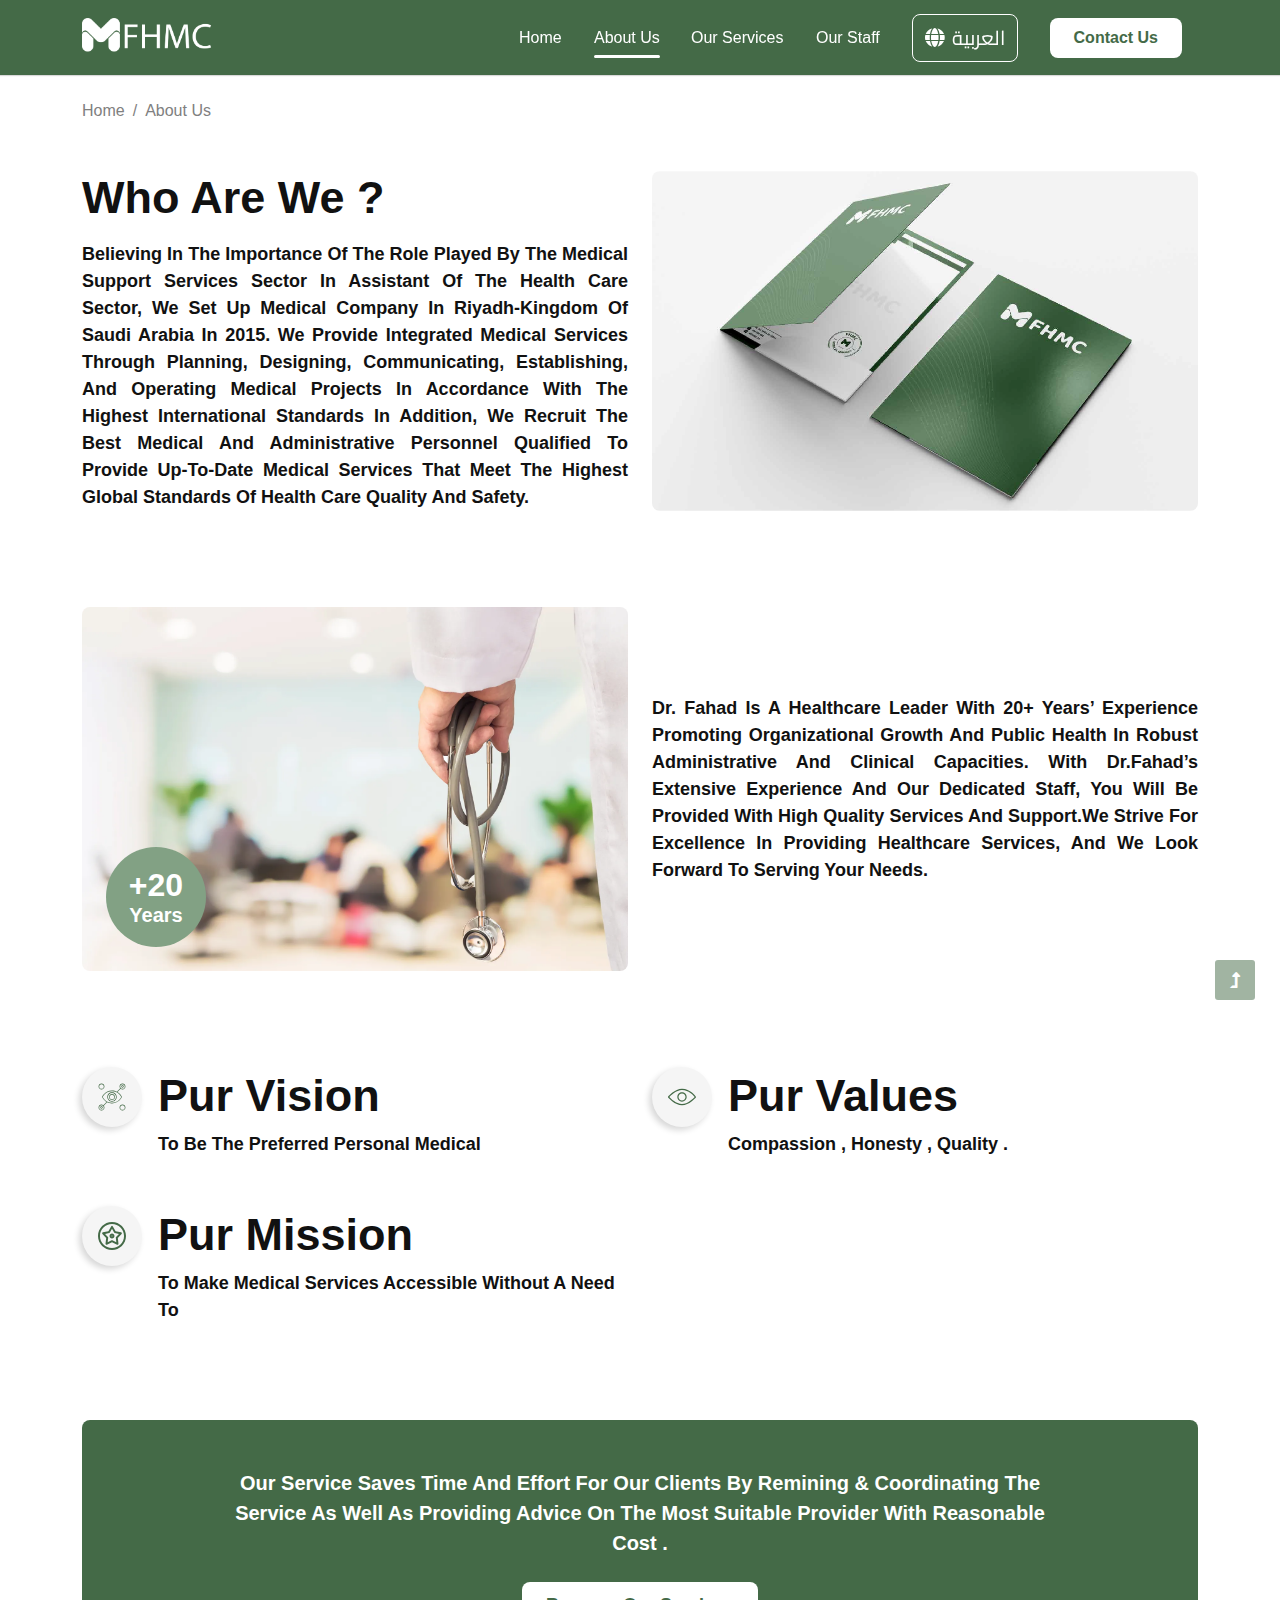
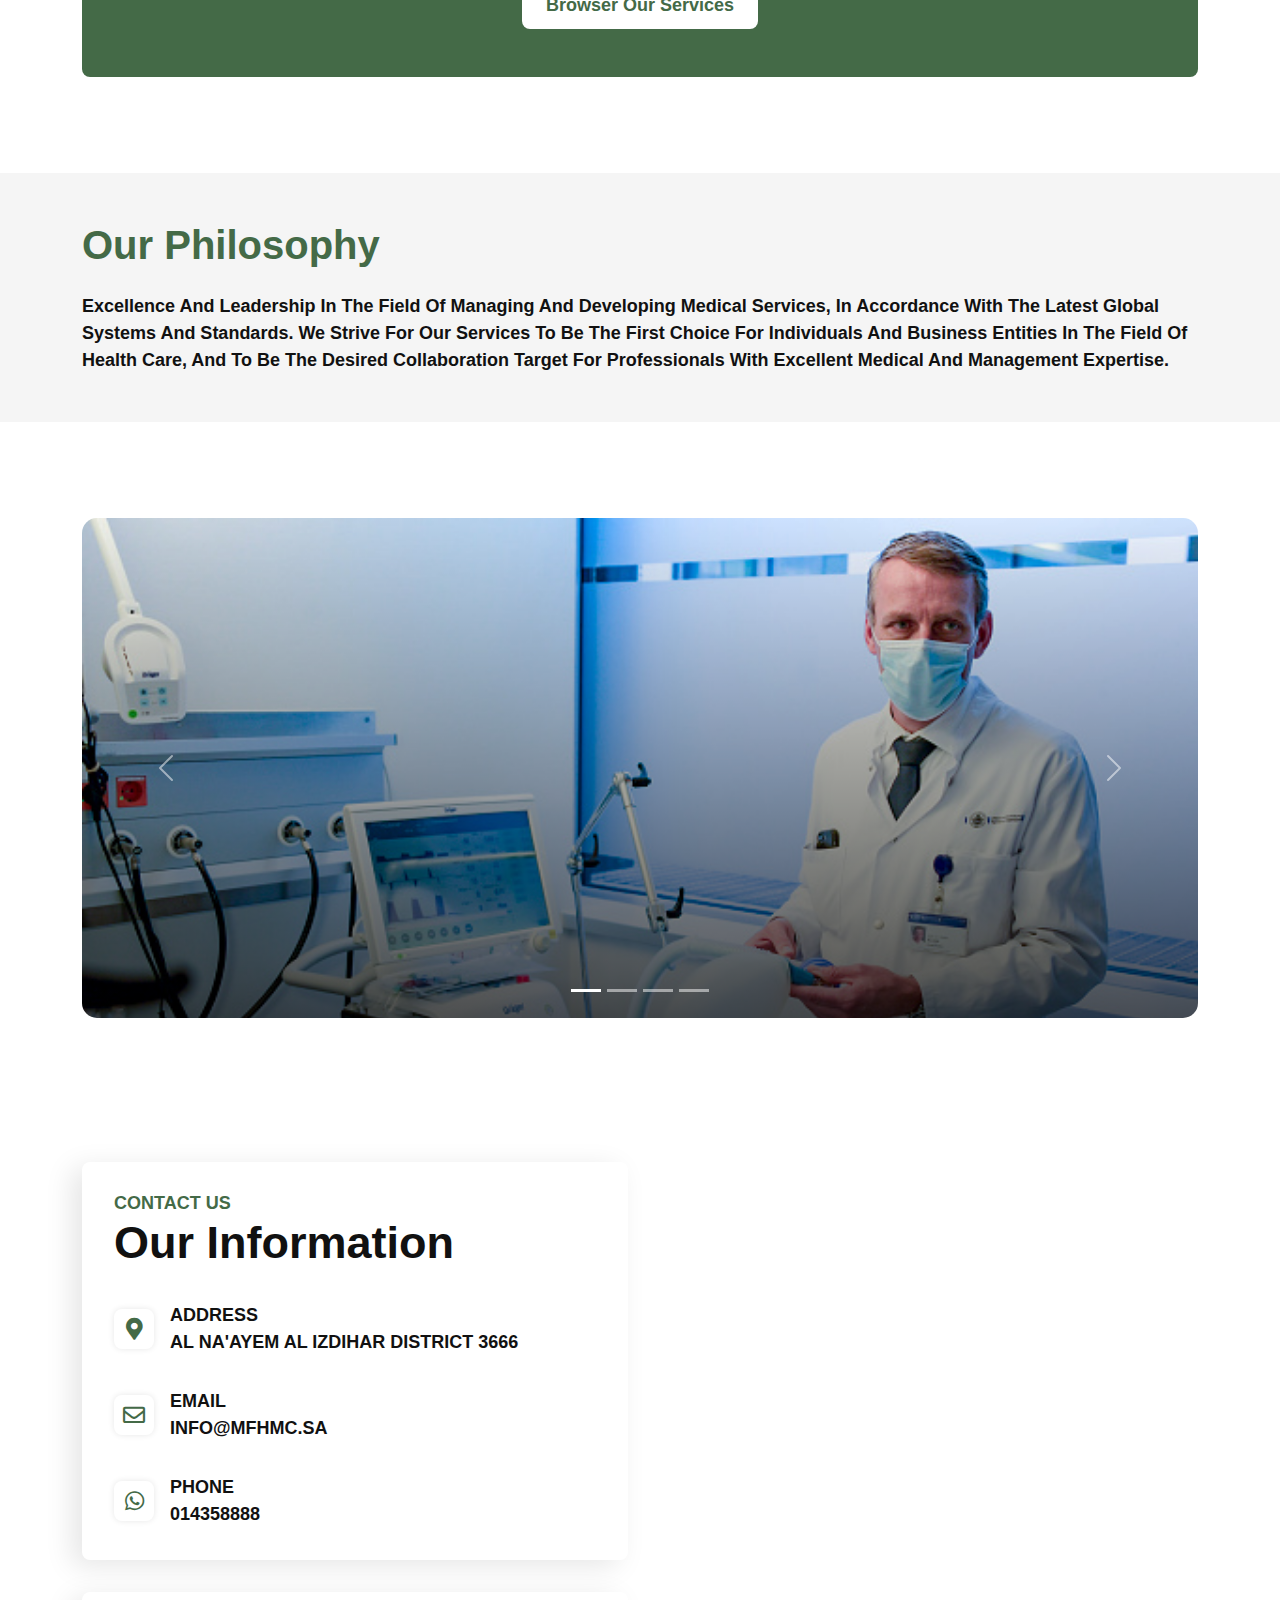
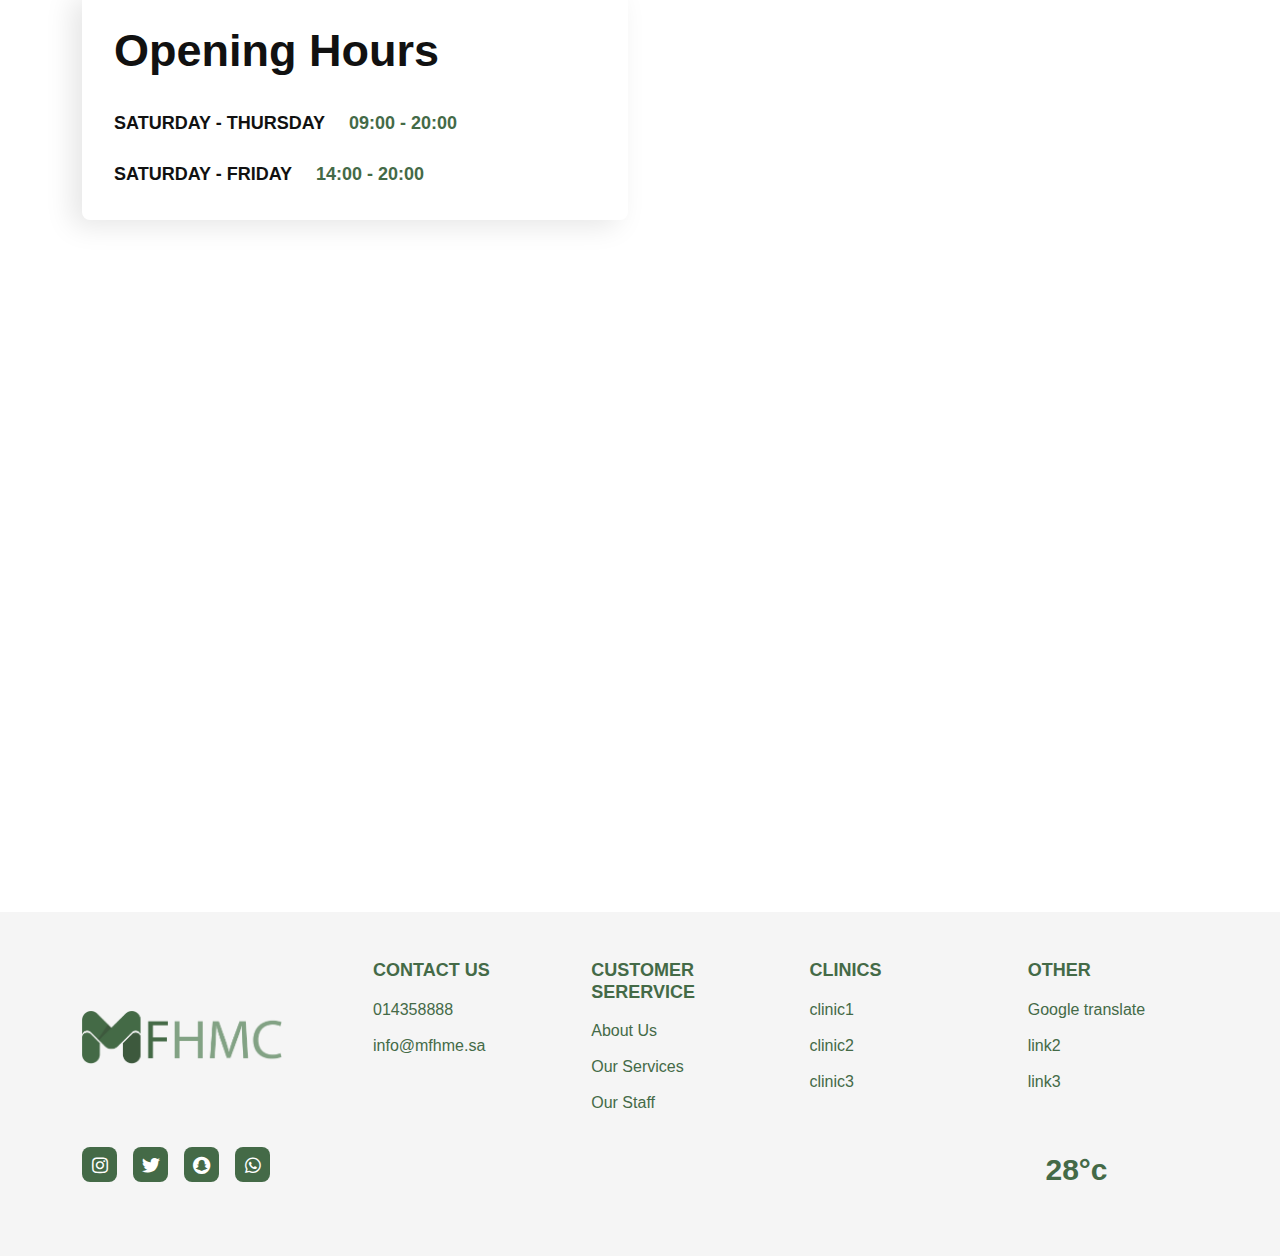
<file: about.html>
<!DOCTYPE html>
<html lang="en">

<head>

    <meta charset="UTF-8">
    
    <meta name="viewport" content="height=device-height, 
                      width=device-width, initial-scale=1.0, 
                      minimum-scale=1.0, maximum-scale=1.0, 
                      user-scalable=no">
    
    <meta name="theme-color" content="#446A47">

    <title>FHMC</title>

    <link rel="stylesheet" type="text/css" href="css/bootstrap.min.css">
    
    <link rel="stylesheet" type="text/css" href="css/all.min.css">
    
    <link rel='stylesheet' href='https://fonts.googleapis.com/css?family=Cairo'>
    
    <link rel="icon" href="img/logo-fhmc-icon.png" sizes="16x16 32x32 48x48 64x64">
    
    <link rel="stylesheet" type="text/css" href="css/swiper.css">
                                    
    <link rel="stylesheet" type="text/css" href="css/main.css">
    

</head>

<body>
    
    
    <!-- ***** header Start ***** -->
    
    <header class="top-nav" id="header">
    
        <div class="container h-100">
        
            <div class="navbar-content ">
            
                <div class="nav-logo">
                    
                    <a class="d-block" href="index.html">
                    
                        <img class="img-fluid" src="img/logo-fhmc-white.png" alt="FHMC">
                    
                    </a>
                
                </div>
                
                <ul class="navbar-menu">
                
                    <li class="menu-item">
                    
                        <a class="navbar-link  hvr-underline-from-left" href="index.html"> home </a>
                    
                    </li>
                    <li class="menu-item">
                    
                        <a class="navbar-link active  hvr-underline-from-left" href="about.html"> about us</a>
                    
                    </li>
                    <li class="menu-item">
                    
                        <a class="navbar-link  hvr-underline-from-left" href="services.html"> our services </a>
                    
                    </li>
                    <li class="menu-item">
                    
                        <a class="navbar-link  hvr-underline-from-left" href="staff.html"> our staff </a>
                    
                    </li>
                    <li class="menu-item">
                    
                        <a class="lang-btn" href="about_ar.html"> 
                            
                            <i class="fa-solid fa-globe"></i>
                            العربية 
                        </a>
                    
                    </li>
                   
                    <li class="menu-item">
                    
                        <a class="contact-btn" href="contact.html">contact us</a>
                    </li>
                    
                   
                      
                </ul>
                
                <div class="nav-toggler mobile-item">
                            
                          
                    <svg width="100" height="100" viewBox="0 0 100 100">
                            <path class="line line1" d="M 20,29.000046 H 80.000231 C 80.000231,29.000046 94.498839,28.817352 94.532987,66.711331 94.543142,77.980673 90.966081,81.670246 85.259173,81.668997 79.552261,81.667751 75.000211,74.999942 75.000211,74.999942 L 25.000021,25.000058"></path>
                            <path class="line line2" d="M 20,50 H 80"></path>
                            <path class="line line3" d="M 20,70.999954 H 80.000231 C 80.000231,70.999954 94.498839,71.182648 94.532987,33.288669 94.543142,22.019327 90.966081,18.329754 85.259173,18.331003 79.552261,18.332249 75.000211,25.000058 75.000211,25.000058 L 25.000021,74.999942"></path>
                    </svg>
                          
                            
                </div>
            
            </div>
        
        </div>
    
    </header>
    
    <!-- ***** header End ***** -->
    
    
    <div class="page-wrapper">
        
        
        <!-- ***** breadcrumb-section Start ***** -->
        <section class="breadcrumb-section">
    
            <div class="container">

                <nav class="breadcrumb-nav" aria-label="breadcrumb">
                    
                  <ol class="breadcrumb">
                    <li class="breadcrumb-item"><a href="index.html">Home</a></li>
                    <li class="breadcrumb-item active" aria-current="page">About Us</li>

                  </ol>
                    
                </nav>

            </div>

            

        </section>
        
        <!-- ***** breadcrumb-section End ***** -->


        <!-- ***** about-section Start ***** -->
        
        <section class="section-style about-section  about-page ">
        
            <div class="container">
            
                <div class="about-area">
                    
                    <div class="row   mb_y2">

                        <div class="col-lg-6 mb-box mb-lg-0 order-1 order-lg-2">

                            <div class="about-img col-img">

                                <img class="img-fluid" src="img/22.png" alt="imgDesc">

                            </div>

                        </div>

                        <div class="col-lg-6 order-2 order-lg-1">

                            <div class="about-texts same-h">

                                <div class="title-wrap mb-3">

                                    <h1 class="main-title">who are we ?</h1>

                                </div>
                                <p class="about-desc">

                                    Believing In The Importance Of The Role Played By The Medical Support Services Sector In Assistant Of The Health Care Sector, We Set Up Medical Company In Riyadh-Kingdom Of Saudi Arabia In 2015. We Provide Integrated Medical Services Through Planning, Designing, Communicating, Establishing, And Operating Medical Projects In Accordance With The Highest International Standards In Addition, We Recruit The Best Medical And Administrative Personnel Qualified To Provide Up-To-Date Medical Services That Meet The Highest Global Standards Of Health Care Quality And Safety.

                                </p>
                                
                            </div>


                        </div>

                    </div>
                    <div class="row   mb_y2">

                        <div class="col-lg-6 mb-box mb-lg-0">

                            <div class="about-img doctor-img col-img">

                                <img class="img-fluid" src="img/doctor-is-going-examine-his-patient-using-his-stethoscope-sitting-people.webp" alt="imgDesc">
                                
                                <div class="exp-years">
                                    
                                    <p class="m-0"> + <span id="">20</span> </p>
                                    Years
                                    
                                </div>

                            </div>

                        </div>

                        <div class="col-lg-6">

                            <div class="about-texts same-h">

                                <p class="about-desc">

                                   Dr. Fahad Is A Healthcare Leader With 20+ Years’ Experience Promoting Organizational Growth And Public Health In Robust Administrative And Clinical Capacities. With Dr.Fahad’s Extensive Experience And Our Dedicated Staff, You Will Be Provided With High Quality Services And Support.We Strive For Excellence In Providing Healthcare Services, And We Look Forward To Serving Your Needs.
                                </p>
                                
                            </div>


                        </div>

                    </div>
                    <div class="about-info  same-h">
                        
                        <div class="row row-cols-lg-2 row-cols-md-1 ">
                        
                            <div class="info-wrap">
                            
                                 <div class="info-item">

                                    <div class="info-icon">

                                        <svg xmlns="http://www.w3.org/2000/svg" xmlns:xlink="http://www.w3.org/1999/xlink" version="1.1" id="Layer_1" x="0px" y="0px" viewBox="0 0 32 32" style="enable-background:new 0 0 32 32;" xml:space="preserve">
                                            <path id="Vision_2_" d="M4,7.36C2.147,7.36,0.64,5.853,0.64,4S2.147,0.64,4,0.64S7.36,2.147,7.36,4S5.853,7.36,4,7.36z M4,1.36  C2.544,1.36,1.36,2.544,1.36,4S2.544,6.64,4,6.64S6.64,5.456,6.64,4S5.456,1.36,4,1.36z M28,31.36c-1.853,0-3.36-1.508-3.36-3.36  s1.508-3.36,3.36-3.36s3.36,1.508,3.36,3.36S29.853,31.36,28,31.36z M28,25.36c-1.456,0-2.64,1.184-2.64,2.64s1.184,2.64,2.64,2.64  s2.64-1.184,2.64-2.64S29.456,25.36,28,25.36z M4,29.36c-0.75,0-1.36-0.61-1.36-1.36S3.25,26.64,4,26.64S5.36,27.25,5.36,28  S4.75,29.36,4,29.36z M4,27.36c-0.353,0-0.64,0.287-0.64,0.64S3.647,28.64,4,28.64S4.64,28.353,4.64,28S4.353,27.36,4,27.36z   M28,5.36c-0.75,0-1.36-0.61-1.36-1.36S27.25,2.64,28,2.64S29.36,3.25,29.36,4S28.75,5.36,28,5.36z M28,3.36  c-0.353,0-0.64,0.287-0.64,0.64S27.647,4.64,28,4.64S28.64,4.353,28.64,4S28.353,3.36,28,3.36z M16,21.36  c-2.956,0-5.36-2.405-5.36-5.36c0-2.956,2.404-5.36,5.36-5.36c2.955,0,5.36,2.404,5.36,5.36C21.36,18.955,18.955,21.36,16,21.36z   M16,11.36c-2.559,0-4.64,2.082-4.64,4.64s2.082,4.64,4.64,4.64s4.64-2.081,4.64-4.64S18.559,11.36,16,11.36z M16,19.36  c-1.853,0-3.36-1.508-3.36-3.36s1.507-3.36,3.36-3.36s3.36,1.507,3.36,3.36S17.853,19.36,16,19.36z M16,13.36  c-1.456,0-2.64,1.185-2.64,2.64c0,1.456,1.185,2.64,2.64,2.64c1.456,0,2.64-1.184,2.64-2.64S17.456,13.36,16,13.36z M28,0.64  c-1.853,0-3.36,1.507-3.36,3.36c0,0.797,0.29,1.519,0.755,2.096L21.55,9.941C20.038,9.174,18.208,8.64,16,8.64  c-8.143,0-11.3,7.146-11.331,7.218c-0.039,0.09-0.039,0.193,0,0.283c0.021,0.05,1.524,3.451,5.114,5.566l-3.688,3.687  C5.519,24.93,4.796,24.64,4,24.64c-1.853,0-3.36,1.508-3.36,3.36S2.147,31.36,4,31.36S7.36,29.853,7.36,28  c0-0.796-0.29-1.519-0.755-2.096l3.845-3.845c1.512,0.767,3.342,1.301,5.55,1.301c8.144,0,11.3-7.146,11.331-7.219  c0.039-0.09,0.039-0.193,0-0.283c-0.021-0.05-1.524-3.45-5.114-5.566l3.687-3.688C26.481,7.07,27.204,7.36,28,7.36  c1.853,0,3.36-1.507,3.36-3.36S29.853,0.64,28,0.64z M6.64,28c0,1.456-1.185,2.64-2.64,2.64S1.36,29.456,1.36,28  S2.544,25.36,4,25.36S6.64,26.544,6.64,28z M26.603,16c-0.48,0.977-3.568,6.64-10.603,6.64S5.877,16.977,5.398,16  C5.877,15.023,8.966,9.36,16,9.36S26.122,15.023,26.603,16z M28,6.64c-0.645,0-1.229-0.242-1.688-0.628l-0.32-0.32  C25.603,5.233,25.36,4.647,25.36,4c0-1.456,1.184-2.64,2.64-2.64S30.64,2.544,30.64,4S29.456,6.64,28,6.64z"/>
                                            <rect id="_Transparent_Rectangle"/>
                                        </svg>

                                    </div>
                                    <div class="info-texts">

                                        <h2 class="info-title">pur vision</h2>
                                        <p class="info-desc">To Be The Preferred Personal Medical</p>

                                    </div>


                                </div>
                   
                            
                            </div>
                            <div class="info-wrap">
                            
                                  <div class="info-item">

                                    <div class="info-icon">

                                        <svg xmlns="http://www.w3.org/2000/svg" xmlns:xlink="http://www.w3.org/1999/xlink" version="1.1" id="Capa_1" x="0px" y="0px" viewBox="0 0 511.992 511.992" style="enable-background:new 0 0 511.992 511.992;" xml:space="preserve"><g><g><path d="M510.096,249.937c-4.032-5.867-100.928-143.275-254.101-143.275C124.56,106.662,7.44,243.281,2.512,249.105    c-3.349,3.968-3.349,9.792,0,13.781C7.44,268.71,124.56,405.329,255.995,405.329S504.549,268.71,509.477,262.886    C512.571,259.217,512.848,253.905,510.096,249.937z M255.995,383.996c-105.365,0-205.547-100.48-230.997-128    c25.408-27.541,125.483-128,230.997-128c123.285,0,210.304,100.331,231.552,127.424    C463.013,282.065,362.256,383.996,255.995,383.996z"/></g></g><g><g><path d="M255.995,170.662c-47.061,0-85.333,38.272-85.333,85.333s38.272,85.333,85.333,85.333s85.333-38.272,85.333-85.333    S303.056,170.662,255.995,170.662z M255.995,319.996c-35.285,0-64-28.715-64-64s28.715-64,64-64s64,28.715,64,64    S291.28,319.996,255.995,319.996z"/></g></g></svg>                                    
                                    </div>
                                    <div class="info-texts">

                                        <h2 class="info-title">pur values</h2>
                                        <p class="info-desc">Compassion , Honesty , Quality .</p>

                                    </div>


                                </div>
                            
                            </div>
                            <div class="info-wrap">
                            
                                 <div class="info-item">

                                    <div class="info-icon">

                                        <svg xmlns="http://www.w3.org/2000/svg" xmlns:xlink="http://www.w3.org/1999/xlink" version="1.1" id="Capa_1" x="0px" y="0px" viewBox="0 0 297 297" style="enable-background:new 0 0 297 297;" xml:space="preserve"><g><path d="M252.678,116.792c-1.167-3.593-4.181-6.277-7.885-7.021l-58.111-11.684l-29.068-51.656   c-1.853-3.292-5.336-5.329-9.114-5.329s-7.261,2.037-9.114,5.329l-29.068,51.656l-58.111,11.684   c-3.704,0.744-6.718,3.428-7.885,7.021c-1.167,3.592-0.306,7.535,2.252,10.314l40.145,43.609l-6.844,58.877   c-0.437,3.752,1.185,7.448,4.24,9.668c3.057,2.222,7.073,2.622,10.506,1.046l53.88-24.704l53.88,24.704   c1.391,0.638,2.878,0.952,4.358,0.952c2.172,0,4.33-0.676,6.148-1.998c3.056-2.22,4.677-5.916,4.24-9.668l-6.844-58.877   l40.145-43.609C252.984,124.327,253.846,120.384,252.678,116.792z M191.645,160.077c-2.062,2.24-3.046,5.267-2.694,8.291   l5.253,45.181l-41.346-18.958c-1.384-0.634-2.871-0.952-4.359-0.952s-2.975,0.318-4.359,0.952l-41.346,18.958l5.253-45.181   c0.351-3.024-0.632-6.051-2.694-8.291l-30.806-33.465l44.592-8.966c2.985-0.6,5.56-2.47,7.053-5.124L148.5,72.883l22.307,39.639   c1.493,2.653,4.068,4.524,7.053,5.124l44.592,8.966L191.645,160.077z"/><path d="M148.5,0C66.617,0,0,66.617,0,148.5S66.617,297,148.5,297S297,230.383,297,148.5S230.383,0,148.5,0z M148.5,276.085   c-70.351,0-127.585-57.234-127.585-127.585S78.149,20.916,148.5,20.916S276.085,78.149,276.085,148.5   S218.851,276.085,148.5,276.085z"/><path d="M148.5,122.182c-14.512,0-26.319,11.806-26.319,26.318s11.807,26.318,26.319,26.318s26.318-11.806,26.318-26.318   S163.012,122.182,148.5,122.182z M148.5,153.902c-2.979,0-5.404-2.423-5.404-5.402s2.424-5.402,5.404-5.402   s5.402,2.423,5.402,5.402S151.479,153.902,148.5,153.902z"/></g></svg>

                                    </div>
                                    <div class="info-texts">

                                        <h2 class="info-title">pur mission</h2>
                                        <p class="info-desc">To Make Medical Services Accessible Without A Need To</p>

                                    </div>

                                </div>

                            
                            </div>
                        
                        </div>        
                   
                    </div>
                         
                </div>
            
            </div>
        
        </section>
        
        <!-- ***** about-section End ***** -->
        
        
        <!-- ***** services-banner-section Start ***** -->
        
        <section class="section-style services-banner-section">
        
            <div class="container">
            
                <div class="services-banner padding-box">
                
                    <p class="banner-text">
                    
                        Our Service Saves Time And Effort For Our Clients By Remining & Coordinating The Service
                        As Well As Providing Advice On The Most Suitable Provider With Reasonable Cost .
                    </p>
                    <a class="banner-link duplicated-btn" href="services.html">Browser Our Services</a>
                
                </div>
            
            </div>
        
        </section>
        
        <!-- ***** services-banner-section End ***** -->
        
        
        <!-- ***** philosophy-banner-section Start ***** -->
        
        <section class="section-style philosophy-banner-section w-bg">
        
            <div class="container">
            
                <div class="philosophy-banner padding-box">
                
                    <h1 class="main-title med-title clr-main mb-4">Our Philosophy</h1>
                    <p class="banner-text">
                    
                        Excellence And Leadership In The Field Of Managing And Developing Medical Services, In Accordance With The Latest Global Systems And Standards. We Strive For Our Services To Be The First Choice For Individuals And Business Entities In The Field Of Health Care, And To Be The Desired Collaboration Target For Professionals With Excellent Medical And Management Expertise.
                    </p>
                    
                
                </div>
            
            </div>
        
        </section>
        
        <!-- ***** philosophy-banner-section End ***** -->

        <!-- start slide show for clinic images-->

        <section class="section-style clinic-images w-bg">
            <div class="container">
                <div id="carouselExampleIndicators" class="carousel slide w-100">
                    <div class="carousel-indicators">
                      <button type="button" data-bs-target="#carouselExampleIndicators" data-bs-slide-to="0" class="active" aria-current="true" aria-label="Slide 1"></button>
                      <button type="button" data-bs-target="#carouselExampleIndicators" data-bs-slide-to="1" aria-label="Slide 2"></button>
                      <button type="button" data-bs-target="#carouselExampleIndicators" data-bs-slide-to="2" aria-label="Slide 3"></button>
                      <button type="button" data-bs-target="#carouselExampleIndicators" data-bs-slide-to="3" aria-label="Slide 4"></button>

                    </div>
                    <div class="carousel-inner">
                      <div class="carousel-item active">
                        <img src="img/image (1).jpg" class="d-block w-100" alt="...">
                      </div>
                      <div class="carousel-item">
                        <img src="img/1308676-1480657900.jpeg" class="d-block w-100" alt="...">
                      </div>
                      <div class="carousel-item">
                        <img src="img/tbl_articles_article_22075_6095c8857c7-be96-4cb1-b9e4-eb59cf619665.jpg" class="d-block w-100" alt="...">
                      </div>
                      <div class="carousel-item">
                        <img src="img/_111780185_whatsubject.jpg" class="d-block w-100" alt="...">
                      </div>
                    </div>
                    <button class="carousel-control-prev" type="button" data-bs-target="#carouselExampleIndicators" data-bs-slide="prev">
                        <span class="carousel-control-prev-icon" aria-hidden="true"></span>
                        <span class="visually-hidden">Previous</span>
                      </button>
                      <button class="carousel-control-next" type="button" data-bs-target="#carouselExampleIndicators" data-bs-slide="next">
                        <span class="carousel-control-next-icon" aria-hidden="true"></span>
                        <span class="visually-hidden">Next</span>
                      </button>
                  </div>
            </div>
        </section>


        <!-- end slide show for clinic images-->

    
        <!-- ***** contact-us-section Start ***** -->
        
        <section class="section-style contact-us-section">
        
            <div class="container">
            
                <div class="contact-area">
                
                    <div class="row">
                    
                        <div class="col-lg-6">
                        
                            <div class="contact-boxes">
                            
                                <div class="box-item info-box padding-box">
                                
                                    <div class="title-wrap ">
                                        <span class="sub-title">contact us</span>
                                        <h1 class="main-title">our information</h1>
                                    </div>
                                    <div class="info-items">
                                    
                                        <div class="info-item">
                                        
                                            <div class="info-icon"><i class="fas fa-map-marker-alt"></i></div>
                                            <div class="info-texts">
                                            
                                                <span class="text-item info-title">ADDRESS</span>
                                                <span class="text-item info-val">AL NA'AYEM AL IZDIHAR DISTRICT 3666</span>
                                            
                                            </div>
                                        
                                        </div>
                                        <div class="info-item">
                                        
                                            <div class="info-icon"><i class="far fa-envelope"></i></div>
                                            <div class="info-texts">
                                            
                                                <span class="text-item info-title">EMAIL</span>
                                                <a href="#" class="text-item info-val">INFO@MFHMC.SA</a>
                                            
                                            </div>
                                        
                                        </div>
                                        <div class="info-item">
                                        
                                            <div class="info-icon"><i class="fab fa-whatsapp"></i></div>
                                            <div class="info-texts">
                                            
                                                <span class="text-item info-title">PHONE</span>
                                                <span class="text-item info-val">014358888</span>
                                            
                                            </div>
                                        
                                        </div>
                                        
                                    </div>
                                
                                </div>
                                <div class="box-item hours-box padding-box">
                                
                                    <div class="title-wrap ">
                                        <h1 class="main-title">Opening Hours</h1>
                                    </div>
                                    <div class="info-items">
                                    
                                        <div class="info-item">
                                        
                                            <div class="info-texts ">
                                            
                                                <span class="text-item info-title">SATURDAY - THURSDAY</span>
                                                <span class="text-item info-val">09:00 - 20:00</span>
                                            
                                            </div>
                                        
                                        </div>
                                        <div class="info-item">
                                        
                                            <div class="info-texts ">
                                            
                                                <span class="text-item info-title">SATURDAY - FRIDAY</span>
                                                <span class="text-item info-val">14:00 - 20:00</span>
                                            
                                            </div>
                                        
                                        </div>
                                        
                                    </div>
                                
                                </div>
                            
                            </div>
                        
                        </div>
                        
                        <div class="col-lg-6">
                        
                           <div class="map-container mt-box mt-lg-0" id="map">

                               <iframe src="https://www.google.com/maps/embed?pb=!1m18!1m12!1m3!1d28979.453789321382!2d46.753383950057724!3d24.780666225054798!2m3!1f0!2f0!3f0!3m2!1i1024!2i768!4f13.1!3m3!1m2!1s0x3e2efda2e71a4331%3A0xf746e0fda2277c89!2z2KfZhNin2LLYr9mH2KfYsdiMINin2YTYsdmK2KfYtiDYp9mE2LPYudmI2K_Zitip!5e0!3m2!1sar!2seg!4v1663162736376!5m2!1sar!2seg"  style="border:0;" allowfullscreen="" loading="lazy" referrerpolicy="no-referrer-when-downgrade"></iframe>

                            </div>

                        </div>
                    
                    </div>
                
                </div>
            
            </div>
        
        </section>
        
        <!-- ***** contact-us-section End ***** -->
        
        <section class="section-style about-viduo">
            <div class="container">
                <div class="content w-75 d-flex align-items-center justify-content-center m-auto">
                    <iframe width="100%" height="315" src="https://www.youtube.com/embed/U24WMWyMr08?start=69" title="YouTube video player" frameborder="0" allow="accelerometer; autoplay; clipboard-write; encrypted-media; gyroscope; picture-in-picture; web-share" allowfullscreen></iframe>                </div>
             </div>
            </section>
        <!-- ***** footer Start ***** -->
        
        <footer class="section-style w-bg mb-0">
        
            <div class="container">
            
                <div class="row gx-lg-5 ">
                
                    <div class="col-lg-3 col-12">
                    
                        <div class="footer-col">
                        
                            <a class="footer-logo" href="index.html">
                            
                                <img class="img-fluid" src="img/logo-fhmc.png" alt="FHMC">
                            
                            </a>
                        
                        </div>
                    
                    </div>
                    
                    <div class="col-md">
                    
                        <div class="footer-col">
                        
                            <div class="footer-menu">
                            
                                <h3 class="menu-title">CONTACT US</h3>
                                <ul class="menu-list">
                                
                                    <li class="list-item">
                                    
                                        <a class="item-link" href="#">014358888</a>
                                    
                                    </li>
                                    <li class="list-item">
                                    
                                        <a class="item-link" href="#">info@mfhme.sa</a>
                                    
                                    </li>
                                  
                                
                                </ul>
                            
                            </div>
                        
                        </div>
                    
                    </div>
                    
                    <div class="col-md">
                    
                        <div class="footer-col">
                        
                            <div class="footer-menu">
                            
                                <h3 class="menu-title">CUSTOMER SERERVICE</h3>
                                <ul class="menu-list">
                                
                                    <li class="list-item">
                                    
                                        <a class="item-link" href="about.html">About Us</a>
                                    
                                    </li>
                                    <li class="list-item">
                                    
                                        <a class="item-link" href="services.html">Our Services</a>
                                    
                                    </li>
                                    <li class="list-item">
                                    
                                        <a class="item-link" href="#">Our Staff</a>
                                    
                                    </li>
                                  
                                
                                </ul>
                            
                            </div>
                        
                        </div>
                    
                    
                    </div>
                    
                    <div class="col-md">
                    
                        <div class="footer-col">
                        
                            <div class="footer-menu">
                            
                                <h3 class="menu-title">Clinics</h3>
                                <ul class="menu-list">
                                
                                    <li class="list-item">
                                    
                                        <a class="item-link" href="#">clinic1</a>
                                    
                                    </li>
                                    <li class="list-item">
                                    
                                        <a class="item-link" href="#">clinic2</a>
                                    
                                    </li>
                                    <li class="list-item">
                                    
                                        <a class="item-link" href="#">clinic3</a>
                                    
                                    </li>
                                  
                                
                                </ul>
                            
                            </div>
                        
                        </div>
                    
                    
                    </div>

                    <div class="col-md">
                    
                        <div class="footer-col">
                        
                            <div class="footer-menu">
                            
                                <h3 class="menu-title">Other</h3>
                                <ul class="menu-list">
                                
                                    <li class="list-item">
                                    
                                        <a class="item-link" target="_blank" href="https://translate.google.com/?hl=ar&sl=en&tl=ar&op=translate">Google translate</a>
                                    
                                    </li>
                                    <li class="list-item">
                                    
                                        <a class="item-link" href="#">link2</a>
                                    
                                    </li>
                                    <li class="list-item">
                                    
                                        <a class="item-link" href="#">link3</a>
                                    
                                    </li>
                                  
                                
                                </ul>
                            
                            </div>
                        
                        </div>
                    
                    
                    </div>

                    
                    <div class="col-md col-9">
                    
                        <div class="footer-col">
                        
                            <div class="social-list">
                            
                                <a href="#"><i class="fab fa-instagram"></i></a>
                                <a href="#"><i class="fab fa-twitter"></i></a>
                                <a href="#"><i class="fab fa-snapchat-ghost"></i></a>
                                <a href="#"><i class="fa-brands fa-whatsapp"></i></a>
                                
                            </div>
                            
                        </div>
                    
                    </div>
                    <div class="col-md col-3 mb-5 d-flex align-items-start justify-content-center">
                        <span class="temperature ">28&deg;c</span>
                    </div>
                </div>
            
            </div>
        
        </footer>
        
        <!-- ***** footer End ***** -->
     
        
    </div>
    
    
    <!-- ***** scrollup-btn Start ***** -->
    <div class="scrollup" id="scrollup">
        
            <i class="fas fa-level-up-alt"></i>
        
    </div>
    <!-- ***** scrollup-btn Start ***** -->
    

    
    
    <!-- jquery 3.5.1   -->
    <script src="js/jquery-3.5.1.min.js"></script>
    
     <!-- bootstrap v5   -->
    <script src="js/bootstrap.bundle.min.js"></script>
     
    <!-- matchHeight jquery plugin   -->
    <script src="js/jquery.matchHeight-min.js"></script>
    
    <!-- swiper js   -->
    <script src="js/swiper.js"></script>
    
     <!-- main style js   -->
    <script src="js/main.js"></script>
    

    
  
    
</body>

</html>
</file>
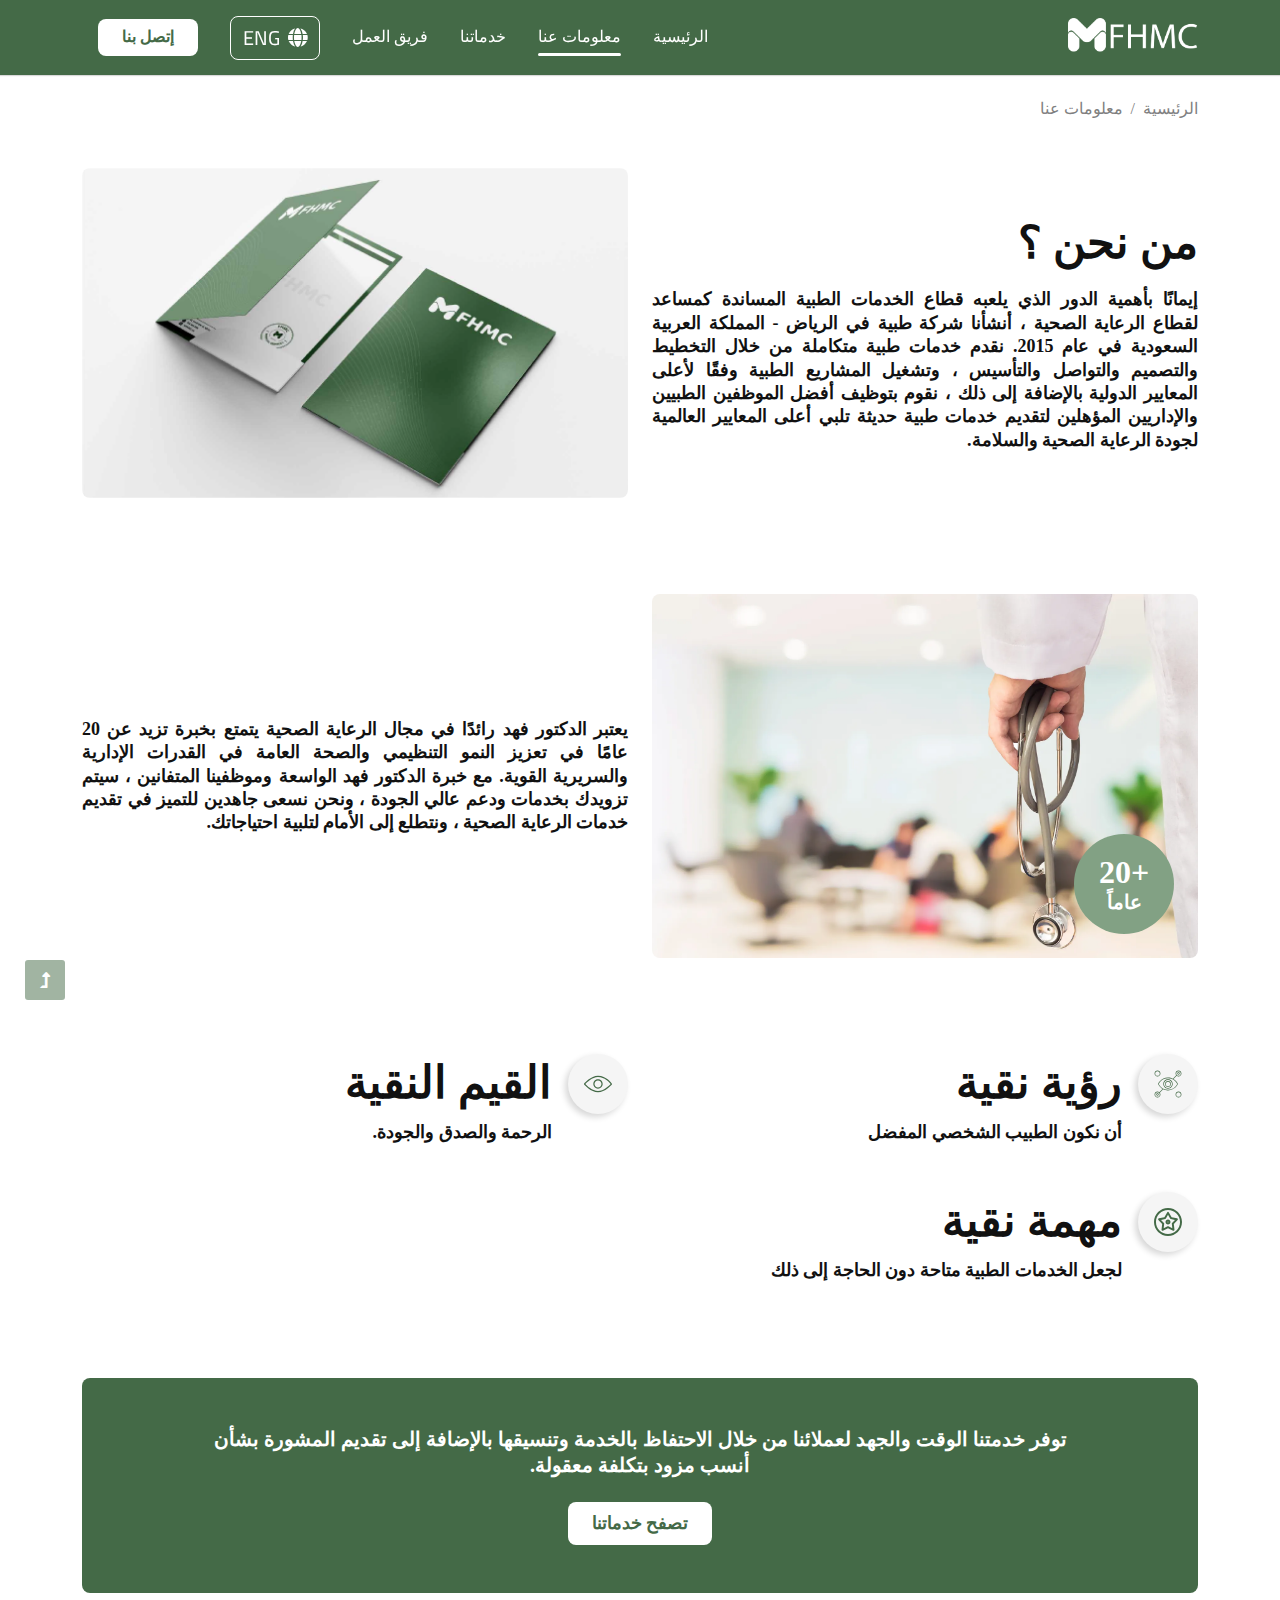
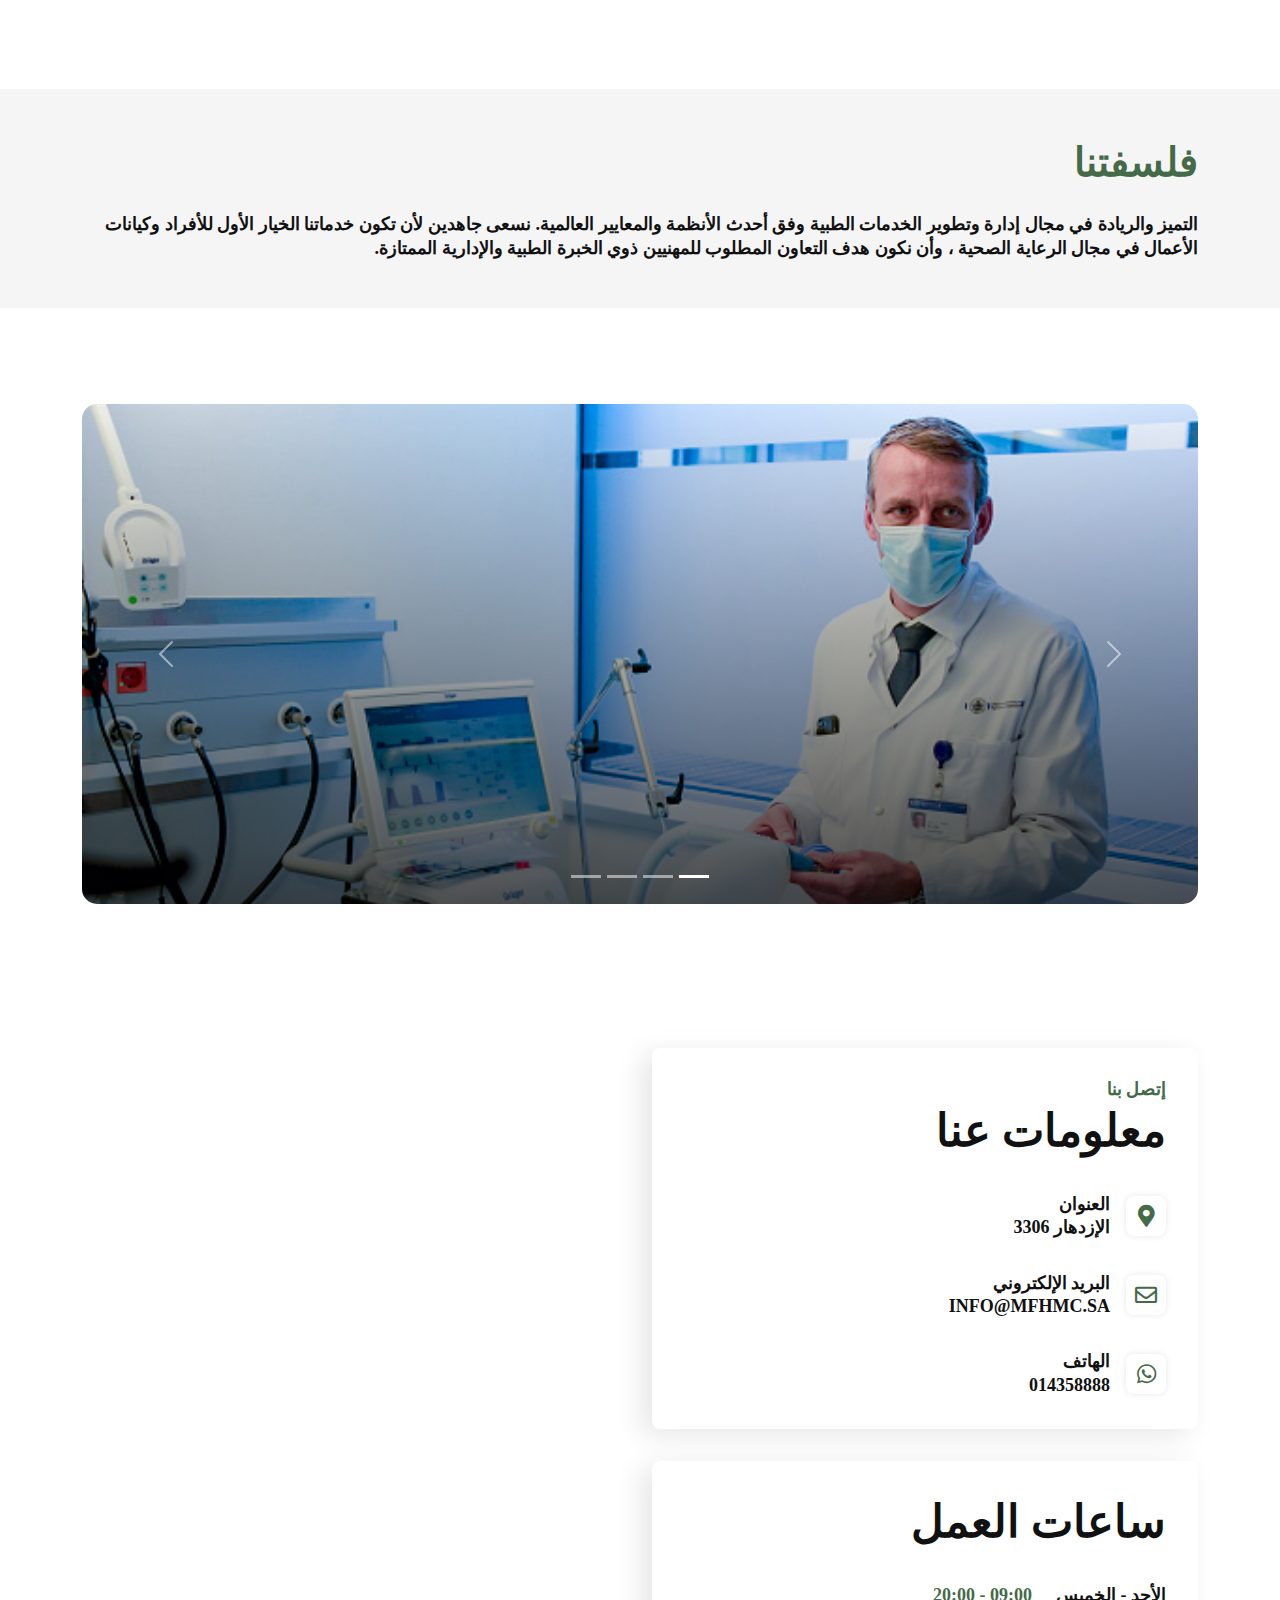
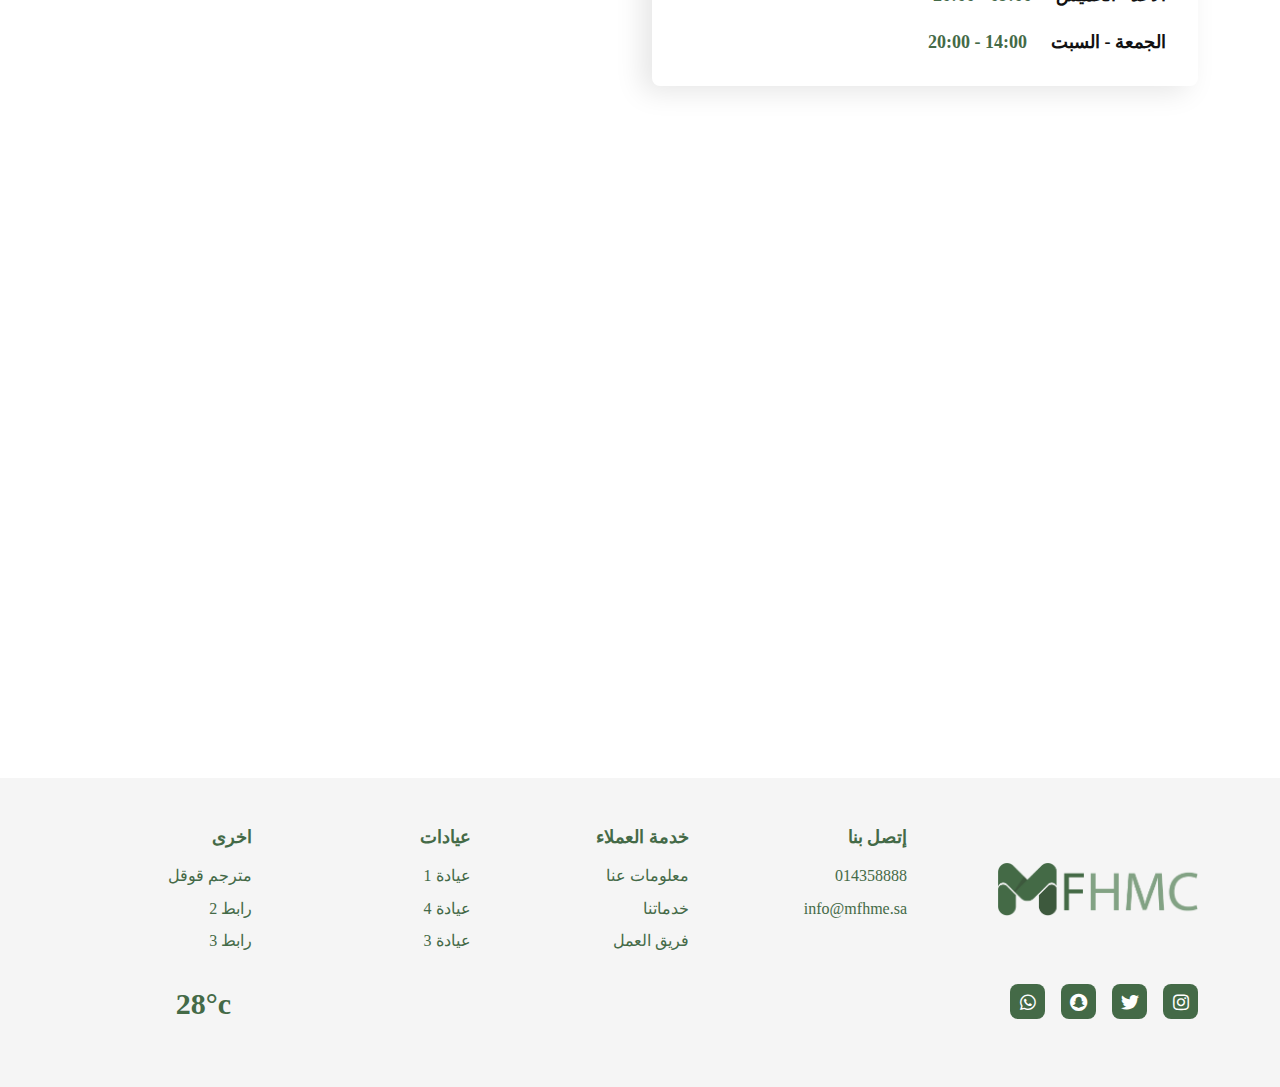
<file: about_ar.html>
<!DOCTYPE html>
<html lang="ar">




<head>

    <meta charset="UTF-8">
    
    <meta name="viewport" content="height=device-height, 
                      width=device-width, initial-scale=1.0, 
                      minimum-scale=1.0, maximum-scale=1.0, 
                      user-scalable=no">
    
    <meta name="theme-color" content="#446A47">

    <title>FHMC</title>

    <link rel="stylesheet" type="text/css" href="css/bootstrap.min.css">
    
    <link rel="stylesheet" type="text/css" href="css/all.min.css">
    
    <link rel='stylesheet' href='https://fonts.googleapis.com/css?family=Cairo'>
    
    <link rel="icon" href="img/logo-fhmc-icon.png" sizes="16x16 32x32 48x48 64x64">
    
    <link rel="stylesheet" type="text/css" href="css/swiper.css">
                                    
    <link rel="stylesheet" type="text/css" href="css/main.css">
    
    <link rel="stylesheet" type="text/css" href="css/rtl.css">

</head>

<body>
    
    
    <!-- ***** header Start ***** -->
    
    <header class="top-nav" id="header">
    
        <div class="container h-100">
        
            <div class="navbar-content">
            
                <div class="nav-logo">
                    
                    <a class="d-block" href="index_ar.html">
                    
                        <img class="img-fluid" src="img/logo-fhmc-white.png" alt="FHMC">
                    
                    </a>
                
                </div>
                
                <ul class="navbar-menu">
                
                    <li class="menu-item">
                    
                        <a class="navbar-link  hvr-underline-from-left" href="index_ar.html"> الرئيسية </a>
                    
                    </li>
                    <li class="menu-item">
                    
                        <a class="navbar-link  hvr-underline-from-left active" href="about_ar.html"> معلومات عنا</a>
                    
                    </li>
                    <li class="menu-item">
                    
                        <a class="navbar-link  hvr-underline-from-left " href="services_ar.html"> خدماتنا </a>
                    
                    </li>
                    <li class="menu-item">
                    
                        <a class="navbar-link  hvr-underline-from-left " href="staff_ar.html"> فريق العمل </a>
                    
                    </li>
                    <li class="menu-item">
                    
                        <a class="lang-btn" href="about.html"> 
                            
                            <i class="fa-solid fa-globe"></i>
                            ENG 
                        </a>
                    
                    </li>
                   
                    <li class="menu-item">
                    
                        <a class="contact-btn" href="contact_ar.html">إتصل بنا</a>
                    </li>
                    
                   
                      
                </ul>
                
                <div class="nav-toggler mobile-item">
                            
                          
                    <svg width="100" height="100" viewBox="0 0 100 100">
                            <path class="line line1" d="M 20,29.000046 H 80.000231 C 80.000231,29.000046 94.498839,28.817352 94.532987,66.711331 94.543142,77.980673 90.966081,81.670246 85.259173,81.668997 79.552261,81.667751 75.000211,74.999942 75.000211,74.999942 L 25.000021,25.000058"></path>
                            <path class="line line2" d="M 20,50 H 80"></path>
                            <path class="line line3" d="M 20,70.999954 H 80.000231 C 80.000231,70.999954 94.498839,71.182648 94.532987,33.288669 94.543142,22.019327 90.966081,18.329754 85.259173,18.331003 79.552261,18.332249 75.000211,25.000058 75.000211,25.000058 L 25.000021,74.999942"></path>
                    </svg>
                          
                            
                </div>
            
            </div>
        
        </div>
    
    </header>
    
    <!-- ***** header End ***** -->
    
    
    <div class="page-wrapper">
        
        
        <!-- ***** breadcrumb-section Start ***** -->
        
        <section class="breadcrumb-section">
    
            <div class="container">

                <nav class="breadcrumb-nav" aria-label="breadcrumb">
                    
                  <ol class="breadcrumb">
                    <li class="breadcrumb-item"><a href="index_ar.html">الرئيسية</a></li>
                    <li class="breadcrumb-item active" aria-current="page">معلومات عنا</li>

                  </ol>
                    
                </nav>

            </div>

            

        </section>
        
        <!-- ***** breadcrumb-section End ***** -->
        
            
        <!-- ***** about-section Start ***** -->
        
        <section class="section-style about-section  about-page ">
        
            <div class="container">
            
                <div class="about-area">
                    
                    <div class="row   mb_y2">

                        <div class="col-lg-6 mb-box mb-lg-0 order-1 order-lg-2">

                            <div class="about-img col-img">

                                <img class="img-fluid" src="img/22.png" alt="imgDesc">

                            </div>

                        </div>

                        <div class="col-lg-6 order-2 order-lg-1">

                            <div class="about-texts same-h">

                                <div class="title-wrap mb-3">

                                    <h1 class="main-title">من نحن ؟</h1>

                                </div>
                                <p class="about-desc">

                                إيمانًا بأهمية الدور الذي يلعبه قطاع الخدمات الطبية المساندة كمساعد لقطاع الرعاية الصحية ، أنشأنا شركة طبية في الرياض - المملكة العربية السعودية في عام 2015. نقدم خدمات طبية متكاملة من خلال التخطيط والتصميم والتواصل والتأسيس ، وتشغيل المشاريع الطبية وفقًا لأعلى المعايير الدولية بالإضافة إلى ذلك ، نقوم بتوظيف أفضل الموظفين الطبيين والإداريين المؤهلين لتقديم خدمات طبية حديثة تلبي أعلى المعايير العالمية لجودة الرعاية الصحية والسلامة.

                                </p>
                                
                            </div>


                        </div>

                    </div>
                    <div class="row   mb_y2">

                        <div class="col-lg-6 mb-box mb-lg-0">

                            <div class="about-img doctor-img col-img">

                                <img class="img-fluid" src="img/doctor-is-going-examine-his-patient-using-his-stethoscope-sitting-people.webp" alt="imgDesc">
                                
                                <div class="exp-years">
                                    
                                    <p class="m-0"> + <span id="">20</span> </p>
                                    عاماً
                                    
                                </div>

                            </div>

                        </div>

                        <div class="col-lg-6">

                            <div class="about-texts same-h">

                                <p class="about-desc">

                                 يعتبر الدكتور فهد رائدًا في مجال الرعاية الصحية يتمتع بخبرة تزيد عن 20 عامًا في تعزيز النمو التنظيمي والصحة العامة في القدرات الإدارية والسريرية القوية. مع خبرة الدكتور فهد الواسعة وموظفينا المتفانين ، سيتم تزويدك بخدمات ودعم عالي الجودة ، ونحن نسعى جاهدين للتميز في تقديم خدمات الرعاية الصحية ، ونتطلع إلى الأمام لتلبية احتياجاتك.
                                </p>
                                
                            </div>


                        </div>

                    </div>
                    <div class="about-info  same-h">
                        
                        <div class="row row-cols-lg-2 row-cols-md-1 ">
                        
                            <div class="info-wrap">
                            
                                 <div class="info-item">

                                    <div class="info-icon">

                                        <svg xmlns="http://www.w3.org/2000/svg" xmlns:xlink="http://www.w3.org/1999/xlink" version="1.1" id="Layer_1" x="0px" y="0px" viewBox="0 0 32 32" style="enable-background:new 0 0 32 32;" xml:space="preserve">
                                            <path id="Vision_2_" d="M4,7.36C2.147,7.36,0.64,5.853,0.64,4S2.147,0.64,4,0.64S7.36,2.147,7.36,4S5.853,7.36,4,7.36z M4,1.36  C2.544,1.36,1.36,2.544,1.36,4S2.544,6.64,4,6.64S6.64,5.456,6.64,4S5.456,1.36,4,1.36z M28,31.36c-1.853,0-3.36-1.508-3.36-3.36  s1.508-3.36,3.36-3.36s3.36,1.508,3.36,3.36S29.853,31.36,28,31.36z M28,25.36c-1.456,0-2.64,1.184-2.64,2.64s1.184,2.64,2.64,2.64  s2.64-1.184,2.64-2.64S29.456,25.36,28,25.36z M4,29.36c-0.75,0-1.36-0.61-1.36-1.36S3.25,26.64,4,26.64S5.36,27.25,5.36,28  S4.75,29.36,4,29.36z M4,27.36c-0.353,0-0.64,0.287-0.64,0.64S3.647,28.64,4,28.64S4.64,28.353,4.64,28S4.353,27.36,4,27.36z   M28,5.36c-0.75,0-1.36-0.61-1.36-1.36S27.25,2.64,28,2.64S29.36,3.25,29.36,4S28.75,5.36,28,5.36z M28,3.36  c-0.353,0-0.64,0.287-0.64,0.64S27.647,4.64,28,4.64S28.64,4.353,28.64,4S28.353,3.36,28,3.36z M16,21.36  c-2.956,0-5.36-2.405-5.36-5.36c0-2.956,2.404-5.36,5.36-5.36c2.955,0,5.36,2.404,5.36,5.36C21.36,18.955,18.955,21.36,16,21.36z   M16,11.36c-2.559,0-4.64,2.082-4.64,4.64s2.082,4.64,4.64,4.64s4.64-2.081,4.64-4.64S18.559,11.36,16,11.36z M16,19.36  c-1.853,0-3.36-1.508-3.36-3.36s1.507-3.36,3.36-3.36s3.36,1.507,3.36,3.36S17.853,19.36,16,19.36z M16,13.36  c-1.456,0-2.64,1.185-2.64,2.64c0,1.456,1.185,2.64,2.64,2.64c1.456,0,2.64-1.184,2.64-2.64S17.456,13.36,16,13.36z M28,0.64  c-1.853,0-3.36,1.507-3.36,3.36c0,0.797,0.29,1.519,0.755,2.096L21.55,9.941C20.038,9.174,18.208,8.64,16,8.64  c-8.143,0-11.3,7.146-11.331,7.218c-0.039,0.09-0.039,0.193,0,0.283c0.021,0.05,1.524,3.451,5.114,5.566l-3.688,3.687  C5.519,24.93,4.796,24.64,4,24.64c-1.853,0-3.36,1.508-3.36,3.36S2.147,31.36,4,31.36S7.36,29.853,7.36,28  c0-0.796-0.29-1.519-0.755-2.096l3.845-3.845c1.512,0.767,3.342,1.301,5.55,1.301c8.144,0,11.3-7.146,11.331-7.219  c0.039-0.09,0.039-0.193,0-0.283c-0.021-0.05-1.524-3.45-5.114-5.566l3.687-3.688C26.481,7.07,27.204,7.36,28,7.36  c1.853,0,3.36-1.507,3.36-3.36S29.853,0.64,28,0.64z M6.64,28c0,1.456-1.185,2.64-2.64,2.64S1.36,29.456,1.36,28  S2.544,25.36,4,25.36S6.64,26.544,6.64,28z M26.603,16c-0.48,0.977-3.568,6.64-10.603,6.64S5.877,16.977,5.398,16  C5.877,15.023,8.966,9.36,16,9.36S26.122,15.023,26.603,16z M28,6.64c-0.645,0-1.229-0.242-1.688-0.628l-0.32-0.32  C25.603,5.233,25.36,4.647,25.36,4c0-1.456,1.184-2.64,2.64-2.64S30.64,2.544,30.64,4S29.456,6.64,28,6.64z"/>
                                            <rect id="_Transparent_Rectangle"/>
                                        </svg>

                                    </div>
                                    <div class="info-texts">

                                        <h2 class="info-title">رؤية نقية</h2>
                                        <p class="info-desc">أن نكون الطبيب الشخصي المفضل</p>

                                    </div>


                                </div>
                   
                            
                            </div>
                            <div class="info-wrap">
                            
                                  <div class="info-item">

                                    <div class="info-icon">

                                        <svg xmlns="http://www.w3.org/2000/svg" xmlns:xlink="http://www.w3.org/1999/xlink" version="1.1" id="Capa_1" x="0px" y="0px" viewBox="0 0 511.992 511.992" style="enable-background:new 0 0 511.992 511.992;" xml:space="preserve"><g><g><path d="M510.096,249.937c-4.032-5.867-100.928-143.275-254.101-143.275C124.56,106.662,7.44,243.281,2.512,249.105    c-3.349,3.968-3.349,9.792,0,13.781C7.44,268.71,124.56,405.329,255.995,405.329S504.549,268.71,509.477,262.886    C512.571,259.217,512.848,253.905,510.096,249.937z M255.995,383.996c-105.365,0-205.547-100.48-230.997-128    c25.408-27.541,125.483-128,230.997-128c123.285,0,210.304,100.331,231.552,127.424    C463.013,282.065,362.256,383.996,255.995,383.996z"/></g></g><g><g><path d="M255.995,170.662c-47.061,0-85.333,38.272-85.333,85.333s38.272,85.333,85.333,85.333s85.333-38.272,85.333-85.333    S303.056,170.662,255.995,170.662z M255.995,319.996c-35.285,0-64-28.715-64-64s28.715-64,64-64s64,28.715,64,64    S291.28,319.996,255.995,319.996z"/></g></g></svg>                                    
                                    </div>
                                    <div class="info-texts">

                                        <h2 class="info-title">القيم النقية</h2>
                                        <p class="info-desc">الرحمة والصدق والجودة.</p>

                                    </div>


                                </div>
                            
                            </div>
                            <div class="info-wrap">
                            
                                 <div class="info-item">

                                    <div class="info-icon">

                                        <svg xmlns="http://www.w3.org/2000/svg" xmlns:xlink="http://www.w3.org/1999/xlink" version="1.1" id="Capa_1" x="0px" y="0px" viewBox="0 0 297 297" style="enable-background:new 0 0 297 297;" xml:space="preserve"><g><path d="M252.678,116.792c-1.167-3.593-4.181-6.277-7.885-7.021l-58.111-11.684l-29.068-51.656   c-1.853-3.292-5.336-5.329-9.114-5.329s-7.261,2.037-9.114,5.329l-29.068,51.656l-58.111,11.684   c-3.704,0.744-6.718,3.428-7.885,7.021c-1.167,3.592-0.306,7.535,2.252,10.314l40.145,43.609l-6.844,58.877   c-0.437,3.752,1.185,7.448,4.24,9.668c3.057,2.222,7.073,2.622,10.506,1.046l53.88-24.704l53.88,24.704   c1.391,0.638,2.878,0.952,4.358,0.952c2.172,0,4.33-0.676,6.148-1.998c3.056-2.22,4.677-5.916,4.24-9.668l-6.844-58.877   l40.145-43.609C252.984,124.327,253.846,120.384,252.678,116.792z M191.645,160.077c-2.062,2.24-3.046,5.267-2.694,8.291   l5.253,45.181l-41.346-18.958c-1.384-0.634-2.871-0.952-4.359-0.952s-2.975,0.318-4.359,0.952l-41.346,18.958l5.253-45.181   c0.351-3.024-0.632-6.051-2.694-8.291l-30.806-33.465l44.592-8.966c2.985-0.6,5.56-2.47,7.053-5.124L148.5,72.883l22.307,39.639   c1.493,2.653,4.068,4.524,7.053,5.124l44.592,8.966L191.645,160.077z"/><path d="M148.5,0C66.617,0,0,66.617,0,148.5S66.617,297,148.5,297S297,230.383,297,148.5S230.383,0,148.5,0z M148.5,276.085   c-70.351,0-127.585-57.234-127.585-127.585S78.149,20.916,148.5,20.916S276.085,78.149,276.085,148.5   S218.851,276.085,148.5,276.085z"/><path d="M148.5,122.182c-14.512,0-26.319,11.806-26.319,26.318s11.807,26.318,26.319,26.318s26.318-11.806,26.318-26.318   S163.012,122.182,148.5,122.182z M148.5,153.902c-2.979,0-5.404-2.423-5.404-5.402s2.424-5.402,5.404-5.402   s5.402,2.423,5.402,5.402S151.479,153.902,148.5,153.902z"/></g></svg>

                                    </div>
                                    <div class="info-texts">

                                        <h2 class="info-title">مهمة نقية</h2>
                                        <p class="info-desc">لجعل الخدمات الطبية متاحة دون الحاجة إلى ذلك</p>

                                    </div>

                                </div>

                            
                            </div>
                        
                        </div>        
                   
                    </div>
                         
                </div>
            
            </div>
        
        </section>
        
        <!-- ***** about-section End ***** -->
        
        
        <!-- ***** services-banner-section Start ***** -->
        
        <section class="section-style services-banner-section">
        
            <div class="container">
            
                <div class="services-banner padding-box">
                
                    <p class="banner-text">
                    
                        توفر خدمتنا الوقت والجهد لعملائنا من خلال الاحتفاظ بالخدمة وتنسيقها
                         بالإضافة إلى تقديم المشورة بشأن أنسب مزود بتكلفة معقولة.
                    </p>
                    <a class="banner-link duplicated-btn" href="services_ar.html">تصفح خدماتنا</a>
                
                </div>
            
            </div>
        
        </section>
        
        <!-- ***** services-banner-section End ***** -->
        
        
        <!-- ***** philosophy-banner-section Start ***** -->
        
        <section class="section-style philosophy-banner-section w-bg">
        
            <div class="container">
            
                <div class="philosophy-banner padding-box">
                
                    <h1 class="main-title med-title clr-main mb-4">فلسفتنا</h1>
                    <p class="banner-text">
                    
                        التميز والريادة في مجال إدارة وتطوير الخدمات الطبية وفق أحدث الأنظمة والمعايير العالمية. نسعى جاهدين لأن تكون خدماتنا الخيار الأول للأفراد وكيانات الأعمال في مجال الرعاية الصحية ، وأن نكون هدف التعاون المطلوب للمهنيين ذوي الخبرة الطبية والإدارية الممتازة.
                    </p>
                    
                
                </div>
            
            </div>
        
        </section>
        
        <!-- ***** philosophy-banner-section End ***** -->

        <!-- start slide show for clinic images-->

        <section class="section-style clinic-images w-bg">
                    <div class="container">
                        <div id="carouselExampleIndicators" class="carousel slide w-100">
                            <div class="carousel-indicators">
                              <button type="button" data-bs-target="#carouselExampleIndicators" data-bs-slide-to="0" class="active" aria-current="true" aria-label="Slide 1"></button>
                              <button type="button" data-bs-target="#carouselExampleIndicators" data-bs-slide-to="1" aria-label="Slide 2"></button>
                              <button type="button" data-bs-target="#carouselExampleIndicators" data-bs-slide-to="2" aria-label="Slide 3"></button>
                              <button type="button" data-bs-target="#carouselExampleIndicators" data-bs-slide-to="3" aria-label="Slide 4"></button>
                            </div>
                            <div class="carousel-inner">
                              <div class="carousel-item active">
                                <img src="img/image (1).jpg" class="d-block w-100" alt="...">
                              </div>
                              <div class="carousel-item">
                                <img src="img/1308676-1480657900.jpeg" class="d-block w-100" alt="...">
                              </div>
                              <div class="carousel-item">
                                <img src="img/tbl_articles_article_22075_6095c8857c7-be96-4cb1-b9e4-eb59cf619665.jpg" class="d-block w-100" alt="...">
                              </div>
                              <div class="carousel-item">
                                <img src="img/_111780185_whatsubject.jpg" class="d-block w-100" alt="...">
                              </div>
                            </div>
                            <button class="carousel-control-prev" type="button" data-bs-target="#carouselExampleIndicators" data-bs-slide="prev">
                                <span class="carousel-control-prev-icon" aria-hidden="true"></span>
                                <span class="visually-hidden">Previous</span>
                              </button>
                              <button class="carousel-control-next" type="button" data-bs-target="#carouselExampleIndicators" data-bs-slide="next">
                                <span class="carousel-control-next-icon" aria-hidden="true"></span>
                                <span class="visually-hidden">Next</span>
                              </button>
                          </div>
                    </div>
        </section>
        
        <!-- end slide show for clinic images-->
                
    
        <!-- ***** إتصل بنا-section Start ***** -->
        
        <section class="section-style إتصل بنا-section">
        
            <div class="container">
            
                <div class="contact-area">
                
                    <div class="row">
                    
                        <div class="col-lg-6">
                        
                            <div class="contact-boxes">
                            
                                <div class="box-item info-box padding-box">
                                
                                    <div class="title-wrap ">
                                        <span class="sub-title">إتصل بنا</span>
                                        <h1 class="main-title">معلومات عنا</h1>
                                    </div>
                                    <div class="info-items">
                                    
                                        <div class="info-item">
                                        
                                            <div class="info-icon"><i class="fas fa-map-marker-alt"></i></div>
                                            <div class="info-texts">
                                            
                                                <span class="text-item info-title">العنوان</span>
                                                <span class="text-item info-val">الإزدهار 3306</span>
                                            
                                            </div>
                                        
                                        </div>
                                        <div class="info-item">
                                        
                                            <div class="info-icon"><i class="far fa-envelope"></i></div>
                                            <div class="info-texts">
                                            
                                                <span class="text-item info-title">البريد الإلكتروني</span>
                                                <a href="#" class="text-item info-val">INFO@MFHMC.SA</a>
                                            
                                            </div>
                                        
                                        </div>
                                        <div class="info-item">
                                        
                                            <div class="info-icon"><i class="fab fa-whatsapp"></i></div>
                                            <div class="info-texts">
                                            
                                                <span class="text-item info-title">الهاتف</span>
                                                <span class="text-item info-val">014358888</span>
                                            
                                            </div>
                                        
                                        </div>
                                        
                                    </div>
                                
                                </div>
                                <div class="box-item hours-box padding-box">
                                
                                    <div class="title-wrap ">
                                        <h1 class="main-title">ساعات العمل</h1>
                                    </div>
                                    <div class="info-items">
                                    
                                        <div class="info-item">
                                        
                                            <div class="info-texts ">
                                            
                                                <span class="text-item info-title">الأحد - الخميس</span>
                                                <span class="text-item info-val">09:00 - 20:00</span>
                                            
                                            </div>
                                        
                                        </div>
                                        <div class="info-item">
                                        
                                            <div class="info-texts ">
                                            
                                                <span class="text-item info-title">الجمعة - السبت</span>
                                                <span class="text-item info-val">14:00 - 20:00</span>
                                            
                                            </div>
                                        
                                        </div>
                                        
                                    </div>
                                
                                </div>
                            
                            </div>
                        
                        </div>
                        
                        <div class="col-lg-6">
                        
                           <div class="map-container mt-box mt-lg-0" id="map">

                               <iframe src="https://www.google.com/maps/embed?pb=!1m18!1m12!1m3!1d28979.453789321382!2d46.753383950057724!3d24.780666225054798!2m3!1f0!2f0!3f0!3m2!1i1024!2i768!4f13.1!3m3!1m2!1s0x3e2efda2e71a4331%3A0xf746e0fda2277c89!2z2KfZhNin2LLYr9mH2KfYsdiMINin2YTYsdmK2KfYtiDYp9mE2LPYudmI2K_Zitip!5e0!3m2!1sar!2seg!4v1663162736376!5m2!1sar!2seg"  style="border:0;" allowfullscreen="" loading="lazy" referrerpolicy="no-referrer-when-downgrade"></iframe>

                            </div>

                        </div>
                    
                    </div>
                
                </div>
            
            </div>
        
        </section>
        
        <!-- ***** إتصل بنا-section End ***** -->
        
        <section class="section-style about-viduo">
            <div class="container">
                <div class="content w-75 d-flex align-items-center justify-content-center m-auto">
                    <iframe width="100%" height="315" src="https://www.youtube.com/embed/U24WMWyMr08?start=69" title="YouTube video player" frameborder="0" allow="accelerometer; autoplay; clipboard-write; encrypted-media; gyroscope; picture-in-picture; web-share" allowfullscreen></iframe>                </div>
             </div>
            </section>
        
        <!-- ***** footer Start ***** -->
        
        <footer class="section-style w-bg mb-0">
        
            <div class="container">
            
                <div class="row gx-lg-5 ">
                
                    <div class="col-lg-3 col-12">
                    
                        <div class="footer-col">
                        
                            <a class="footer-logo" href="index.html">
                            
                                <img class="img-fluid" src="img/logo-fhmc.png" alt="FHMC">
                            
                            </a>
                        
                        </div>
                    
                    </div>
                    
                    <div class="col-md">
                    
                        <div class="footer-col">
                        
                            <div class="footer-menu">
                            
                                <h3 class="menu-title">إتصل بنا</h3>
                                <ul class="menu-list">
                                
                                    <li class="list-item">
                                    
                                        <a class="item-link" href="#">014358888</a>
                                    
                                    </li>
                                    <li class="list-item">
                                    
                                        <a class="item-link" href="#">info@mfhme.sa</a>
                                    
                                    </li>
                                  
                                
                                </ul>
                            
                            </div>
                        
                        </div>
                    
                    </div>
                    
                    <div class="col-md">
                    
                        <div class="footer-col">
                        
                            <div class="footer-menu">
                            
                                <h3 class="menu-title">خدمة العملاء</h3>
                                <ul class="menu-list">
                                
                                    <li class="list-item">
                                    
                                        <a class="item-link" href="about.html">معلومات عنا</a>
                                    
                                    </li>
                                    <li class="list-item">
                                    
                                        <a class="item-link" href="services.html">خدماتنا</a>
                                    
                                    </li>
                                    <li class="list-item">
                                    
                                        <a class="item-link" href="#">فريق العمل</a>
                                    
                                    </li>
                                  
                                
                                </ul>
                            
                            </div>
                        
                        </div>
                    
                    
                    </div>
                    
                    <div class="col-md">
                    
                        <div class="footer-col">
                        
                            <div class="footer-menu">
                            
                                <h3 class="menu-title">عيادات</h3>
                                <ul class="menu-list">
                                
                                    <li class="list-item">
                                    
                                        <a class="item-link" href="#">عيادة 1</a>
                                    
                                    </li>
                                    <li class="list-item">
                                    
                                        <a class="item-link" href="#">عيادة 4</a>
                                    
                                    </li>
                                    <li class="list-item">
                                    
                                        <a class="item-link" href="#">عيادة 3</a>
                                    
                                    </li>
                                  
                                
                                </ul>
                            
                            </div>
                        
                        </div>
                    
                    
                    </div>

                    <div class="col-md">
                    
                        <div class="footer-col">
                        
                            <div class="footer-menu">
                            
                                <h3 class="menu-title">اخرى</h3>
                                <ul class="menu-list">
                                
                                    <li class="list-item">
                                    
                                        <a class="item-link" target="_blank" href="https://translate.google.com/?hl=ar&sl=en&tl=ar&op=translate">مترجم قوقل</a>
                                    
                                    </li>
                                    <li class="list-item">
                                    
                                        <a class="item-link" href="#">رابط 2</a>
                                    
                                    </li>
                                    <li class="list-item">
                                    
                                        <a class="item-link" href="#">رابط 3</a>
                                    
                                    </li>
                                  
                                
                                </ul>
                            
                            </div>
                        
                        </div>
                    
                    
                    </div>

                    
                    <div class="col-md col-9">
                    
                        <div class="footer-col">
                        
                            <div class="social-list">
                            
                                <a href="#"><i class="fab fa-instagram"></i></a>
                                <a href="#"><i class="fab fa-twitter"></i></a>
                                <a href="#"><i class="fab fa-snapchat-ghost"></i></a>
                                <a href="#"><i class="fa-brands fa-whatsapp"></i></a>
                                
                            </div>
                            
                        </div>
                    
                    </div>
                    <div class="col-md col-3 mb-5 d-flex align-items-start justify-content-center">
                        <span class="temperature ">28&deg;c</span>
                    </div>
                
                </div>
            
            </div>
        
        </footer>
        
        <!-- ***** footer End ***** -->
     
        
    </div>
    
    
    <!-- ***** scrollup-btn Start ***** -->
    <div class="scrollup" id="scrollup">
        
            <i class="fas fa-level-up-alt"></i>
        
    </div>
    <!-- ***** scrollup-btn Start ***** -->
    

    
    
    <!-- jquery 3.5.1   -->
    <script src="js/jquery-3.5.1.min.js"></script>
    
     <!-- bootstrap v5   -->
    <script src="js/bootstrap.bundle.min.js"></script>
     
    <!-- matchHeight jquery plugin   -->
    <script src="js/jquery.matchHeight-min.js"></script>
    
    <!-- swiper js   -->
    <script src="js/swiper.js"></script>
    
     <!-- main style js   -->
    <script src="js/main.js"></script>
    

    
  
    
</body>

</html>
</file>
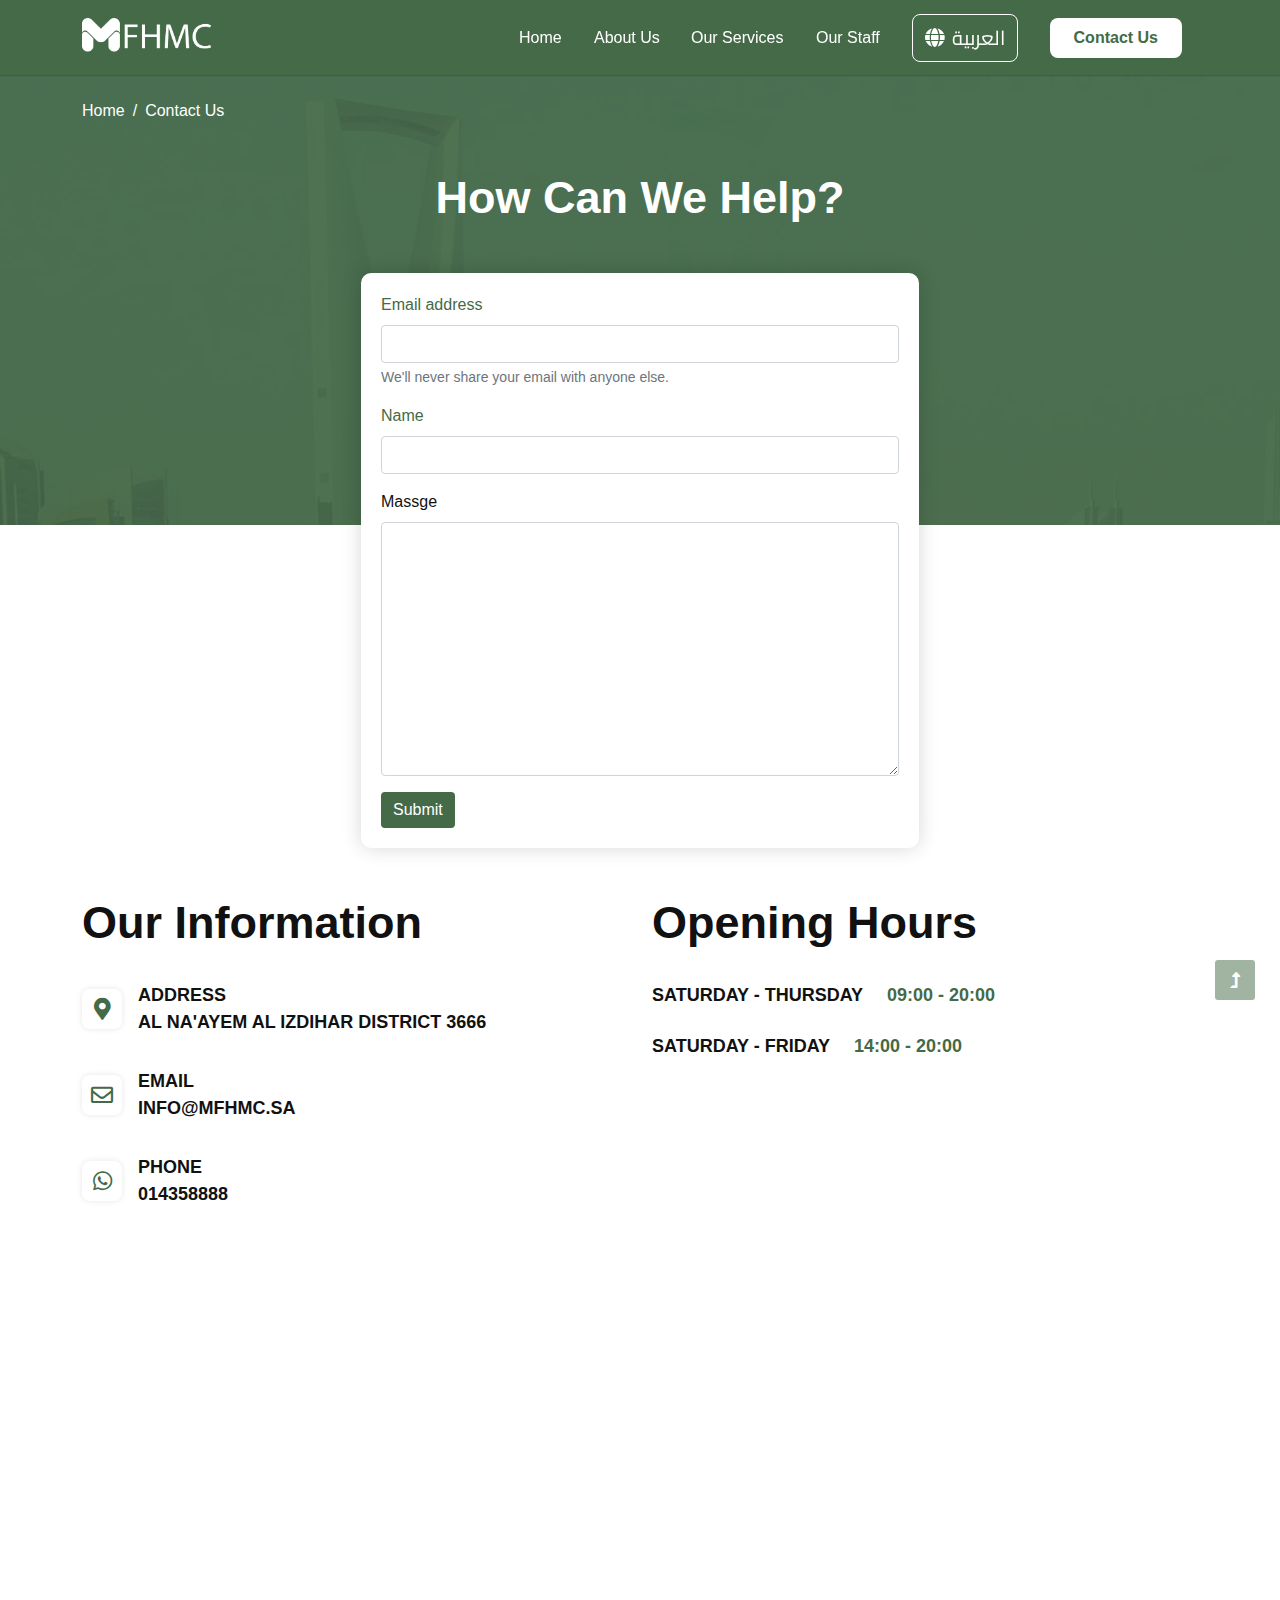
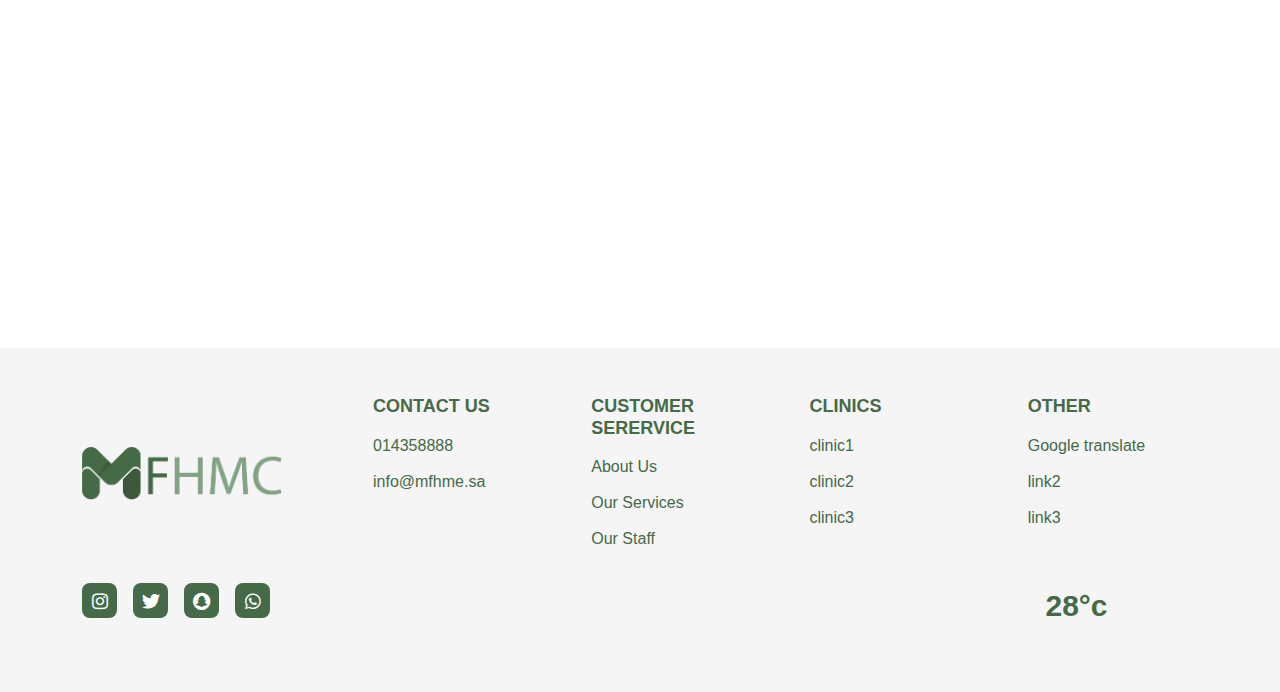
<file: contact.html>
<!DOCTYPE html>
<html lang="en" dir="rtl">

<head>

    <meta charset="UTF-8">
    
    <meta name="viewport" content="height=device-height, 
                      width=device-width, initial-scale=1.0, 
                      minimum-scale=1.0, maximum-scale=1.0, 
                      user-scalable=no">
    
    <meta name="theme-color" content="#446A47">

    <title>FHMC</title>

    <link rel="stylesheet" type="text/css" href="css/bootstrap.min.css">
    
    <link rel="stylesheet" type="text/css" href="css/all.min.css">
    
    <link rel='stylesheet' href='https://fonts.googleapis.com/css?family=Cairo'>
    
    <link rel="icon" href="img/logo-fhmc-icon.png" sizes="16x16 32x32 48x48 64x64">
    
    <link rel="stylesheet" type="text/css" href="css/swiper.css">
                                    
    <link rel="stylesheet" type="text/css" href="css/main.css">
    

</head>

<body>
    
    
    <!-- ***** header Start ***** -->
    
    <header class="top-nav" id="header">
    
        <div class="container h-100 d-flex align-items-center justify-content-center">
        
            <div class="navbar-content">
            
                <div class="nav-logo">
                    
                    <a class="d-block" href="index.html">
                    
                        <img class="img-fluid" src="img/logo-fhmc-white.png" alt="FHMC">
                    
                    </a>
                
                </div>
                
                <ul class="navbar-menu">
                
                    <li class="menu-item">
                    
                        <a class="navbar-link  hvr-underline-from-left" href="index.html"> home </a>
                    
                    </li>
                    <li class="menu-item">
                    
                        <a class="navbar-link  hvr-underline-from-left" href="about.html"> about us</a>
                    
                    </li>
                    <li class="menu-item">
                    
                        <a class="navbar-link  hvr-underline-from-left" href="services.html"> our services </a>
                    
                    </li>
                    <li class="menu-item">
                    
                        <a class="navbar-link  hvr-underline-from-left" href="#"> our staff </a>
                    
                    </li>
                    <li class="menu-item">
                    
                        <a class="lang-btn" href="contact_ar.html"> 
                            
                            <i class="fa-solid fa-globe"></i>
                            العربية 
                        </a>
                    
                    </li>
                    <li class="menu-item">
                    
                        <a class="contact-btn" href="contact.html">contact us</a>
                    </li>
                      
                </ul>
                
                <div class="nav-toggler mobile-item">
                            
                          
                    <svg width="100" height="100" viewBox="0 0 100 100">
                            <path class="line line1" d="M 20,29.000046 H 80.000231 C 80.000231,29.000046 94.498839,28.817352 94.532987,66.711331 94.543142,77.980673 90.966081,81.670246 85.259173,81.668997 79.552261,81.667751 75.000211,74.999942 75.000211,74.999942 L 25.000021,25.000058"></path>
                            <path class="line line2" d="M 20,50 H 80"></path>
                            <path class="line line3" d="M 20,70.999954 H 80.000231 C 80.000231,70.999954 94.498839,71.182648 94.532987,33.288669 94.543142,22.019327 90.966081,18.329754 85.259173,18.331003 79.552261,18.332249 75.000211,25.000058 75.000211,25.000058 L 25.000021,74.999942"></path>
                    </svg>
                          
                            
                </div>
            
            </div>
        
        </div>
    
    </header>
    
    <!-- ***** header End ***** -->
    
    
    <div class="page-wrapper">
        
               
        <!-- ***** contact-banner-section Start ***** -->
       
        <section class="section-style contact-banner-section" style="background-image: url(./img/contact-bg.webp)">
        
            <div class="container">
            
                <div class="contact-banner">
                
                    <nav class="breadcrumb-nav" aria-label="breadcrumb">
                    
                        <ol class="breadcrumb">
                            <li class="breadcrumb-item"><a href="index.html">Home</a></li>
                            <li class="breadcrumb-item active" aria-current="page">Contact Us</li>

                        </ol>
                    
                </nav>
                    
                    <h1 class="main-title">How Can We Help?</h1>
                
                </div>
            
            </div>
        
        </section>
        
        <!-- ***** contact-banner-section End ***** -->
        
    
        <!-- ***** contact-us-section Start ***** -->
        
        <section class="section-style contact-us-section contact-page pt-0">
        
            <div class="container">
            
                <div class="contact-area">
                
                    <div class="row ">
                    
                        <div class="col-12 mb-5">
                                <div class="chat w-50 m-auto">
                                    <form>
                                        <div class="mb-3">
                                          <label for="exampleInputEmail1" class="form-label">Email address</label>
                                          <input type="email" class="form-control" id="exampleInputEmail1" aria-describedby="emailHelp">
                                          <div id="emailHelp" class="form-text">We'll never share your email with anyone else.</div>
                                        </div>
                                        <div class="mb-3">
                                          <label for="exampleInputPassword1" class="form-label">Name</label>
                                          <input type="text" class="form-control" id="exampleInputPassword1">
                                        </div>
                                        <div class="mb-3">
                                            <label class="form-check-label d-block mb-2" for="exampleCheck1">Massge</label>
                                            <textarea name="" class="form-control form-label" id="exampleCheck1" cols="30" rows="10"></textarea>
                                          </div>
                                        <button type="submit" class="btn btn-primary submit">Submit</button>
                                      </form>
                               
                            </div>
                        </div>
                        
                        <div class="col-lg-6">
                            
                            <div class="box-item info-box no-bg padding-box">

                                <div class="title-wrap ">
                                    <h1 class="main-title">our information</h1>
                                </div>
                                <div class="info-items">

                                    <div class="info-item">

                                        <div class="info-icon"><i class="fas fa-map-marker-alt"></i></div>
                                        <div class="info-texts">

                                            <span class="text-item info-title">ADDRESS</span>
                                            <span class="text-item info-val">AL NA'AYEM AL IZDIHAR DISTRICT 3666</span>

                                        </div>

                                    </div>
                                    <div class="info-item">

                                        <div class="info-icon"><i class="far fa-envelope"></i></div>
                                        <div class="info-texts">

                                            <span class="text-item info-title">EMAIL</span>
                                            <a href="#" class="text-item info-val">INFO@MFHMC.SA</a>

                                        </div>

                                    </div>
                                    <div class="info-item">

                                        <div class="info-icon"><i class="fab fa-whatsapp"></i></div>
                                        <div class="info-texts">

                                            <span class="text-item info-title">PHONE</span>
                                            <span class="text-item info-val">014358888</span>

                                        </div>

                                    </div>

                                </div>

                            </div>
                        
                        </div>
                        
                        <div class="col-lg-6">
                        
                            <div class="box-item hours-box no-bg padding-box">

                                <div class="title-wrap ">
                                    <h1 class="main-title">Opening Hours</h1>
                                </div>
                                <div class="info-items">

                                    <div class="info-item">

                                        <div class="info-texts ">

                                            <span class="text-item info-title">SATURDAY - THURSDAY</span>
                                            <span class="text-item info-val">09:00 - 20:00</span>

                                        </div>

                                    </div>
                                    <div class="info-item">

                                        <div class="info-texts ">

                                            <span class="text-item info-title">SATURDAY - FRIDAY</span>
                                            <span class="text-item info-val">14:00 - 20:00</span>

                                        </div>

                                    </div>

                                </div>

                            </div>

                        </div>

                        <div class="col-lg-12 mt-5">
                            <div class="map-container mb_y2" id="map">

                                <iframe src="https://www.google.com/maps/embed?pb=!1m18!1m12!1m3!1d28979.453789321382!2d46.753383950057724!3d24.780666225054798!2m3!1f0!2f0!3f0!3m2!1i1024!2i768!4f13.1!3m3!1m2!1s0x3e2efda2e71a4331%3A0xf746e0fda2277c89!2z2KfZhNin2LLYr9mH2KfYsdiMINin2YTYsdmK2KfYtiDYp9mE2LPYudmI2K_Zitip!5e0!3m2!1sar!2seg!4v1663162736376!5m2!1sar!2seg"  style="border:0;" allowfullscreen="" loading="lazy" referrerpolicy="no-referrer-when-downgrade"></iframe>
 
                             </div> 
                
                                </div>

                            </div>

                        </div>
                    
                    </div>
        </section>
        
            
        
        <!-- ***** contact-us-section End ***** -->
        
        
        <!-- ***** footer Start ***** -->
        
        <footer class="section-style w-bg mb-0">
        
            <div class="container">
            
                <div class="row gx-lg-5 ">
                
                    <div class="col-lg-3 col-12">
                    
                        <div class="footer-col">
                        
                            <a class="footer-logo" href="index.html">
                            
                                <img class="img-fluid" src="img/logo-fhmc.png" alt="FHMC">
                            
                            </a>
                        
                        </div>
                    
                    </div>
                    
                    <div class="col-md">
                    
                        <div class="footer-col">
                        
                            <div class="footer-menu">
                            
                                <h3 class="menu-title">CONTACT US</h3>
                                <ul class="menu-list">
                                
                                    <li class="list-item">
                                    
                                        <a class="item-link" href="#">014358888</a>
                                    
                                    </li>
                                    <li class="list-item">
                                    
                                        <a class="item-link" href="#">info@mfhme.sa</a>
                                    
                                    </li>
                                  
                                
                                </ul>
                            
                            </div>
                        
                        </div>
                    
                    </div>
                    
                    <div class="col-md">
                    
                        <div class="footer-col">
                        
                            <div class="footer-menu">
                            
                                <h3 class="menu-title">CUSTOMER SERERVICE</h3>
                                <ul class="menu-list">
                                
                                    <li class="list-item">
                                    
                                        <a class="item-link" href="about.html">About Us</a>
                                    
                                    </li>
                                    <li class="list-item">
                                    
                                        <a class="item-link" href="services.html">Our Services</a>
                                    
                                    </li>
                                    <li class="list-item">
                                    
                                        <a class="item-link" href="#">Our Staff</a>
                                    
                                    </li>
                                  
                                
                                </ul>
                            
                            </div>
                        
                        </div>
                    
                    
                    </div>
                    
                 
                    <div class="col-md">
                    
                        <div class="footer-col">
                        
                            <div class="footer-menu">
                            
                                <h3 class="menu-title">Clinics</h3>
                                <ul class="menu-list">
                                
                                    <li class="list-item">
                                    
                                        <a class="item-link" href="#">clinic1</a>
                                    
                                    </li>
                                    <li class="list-item">
                                    
                                        <a class="item-link" href="#">clinic2</a>
                                    
                                    </li>
                                    <li class="list-item">
                                    
                                        <a class="item-link" href="#">clinic3</a>
                                    
                                    </li>
                                  
                                
                                </ul>
                            
                            </div>
                        
                        </div>
                    
                    
                    </div>

                    <div class="col-md">
                    
                        <div class="footer-col">
                        
                            <div class="footer-menu">
                            
                                <h3 class="menu-title">Other</h3>
                                <ul class="menu-list">
                                
                                    <li class="list-item">
                                    
                                        <a class="item-link" target="_blank" href="https://translate.google.com/?hl=ar&sl=en&tl=ar&op=translate">Google translate</a>
                                    
                                    </li>
                                    <li class="list-item">
                                    
                                        <a class="item-link" href="#">link2</a>
                                    
                                    </li>
                                    <li class="list-item">
                                    
                                        <a class="item-link" href="#">link3</a>
                                    
                                    </li>
                                  
                                
                                </ul>
                            
                            </div>
                        
                        </div>
                    
                    
                    </div>

                    
                    <div class="col-md col-9">
                    
                        <div class="footer-col">
                        
                            <div class="social-list">
                            
                                <a href="#"><i class="fab fa-instagram"></i></a>
                                <a href="#"><i class="fab fa-twitter"></i></a>
                                <a href="#"><i class="fab fa-snapchat-ghost"></i></a>
                                <a href="#"><i class="fa-brands fa-whatsapp"></i></a>
                                
                            </div>
                            
                        </div>
                    
                    </div>
                    <div class="col-md col-3 mb-5 d-flex align-items-start justify-content-center">
                        <span class="temperature ">28&deg;c</span>
                    </div>
                </div>
            
            </div>
        
        </footer>
        
        <!-- ***** footer End ***** -->
     
        
    </div>
    
    
    <!-- ***** scrollup-btn Start ***** -->
    <div class="scrollup" id="scrollup">
        
            <i class="fas fa-level-up-alt"></i>
        
    </div>
    <!-- ***** scrollup-btn Start ***** -->
    

    
    
    <!-- jquery 3.5.1   -->
    <!-- <script src="js/jquery-3.5.1.min.js"></script> -->
    
     <!-- bootstrap v5   -->
    <!-- <script src="js/bootstrap.bundle.min.js"></script> -->
     
    <!-- matchHeight jquery plugin   -->
    <!-- <script src="js/jquery.matchHeight-min.js"></script> -->
    
    <!-- swiper js   -->
    <!-- <script src="js/swiper.js"></script> -->
    
     <!-- main style js   -->
    <!-- <script src="js/main.js"></script> -->
    

    
  
    
</body>

</html>
</file>
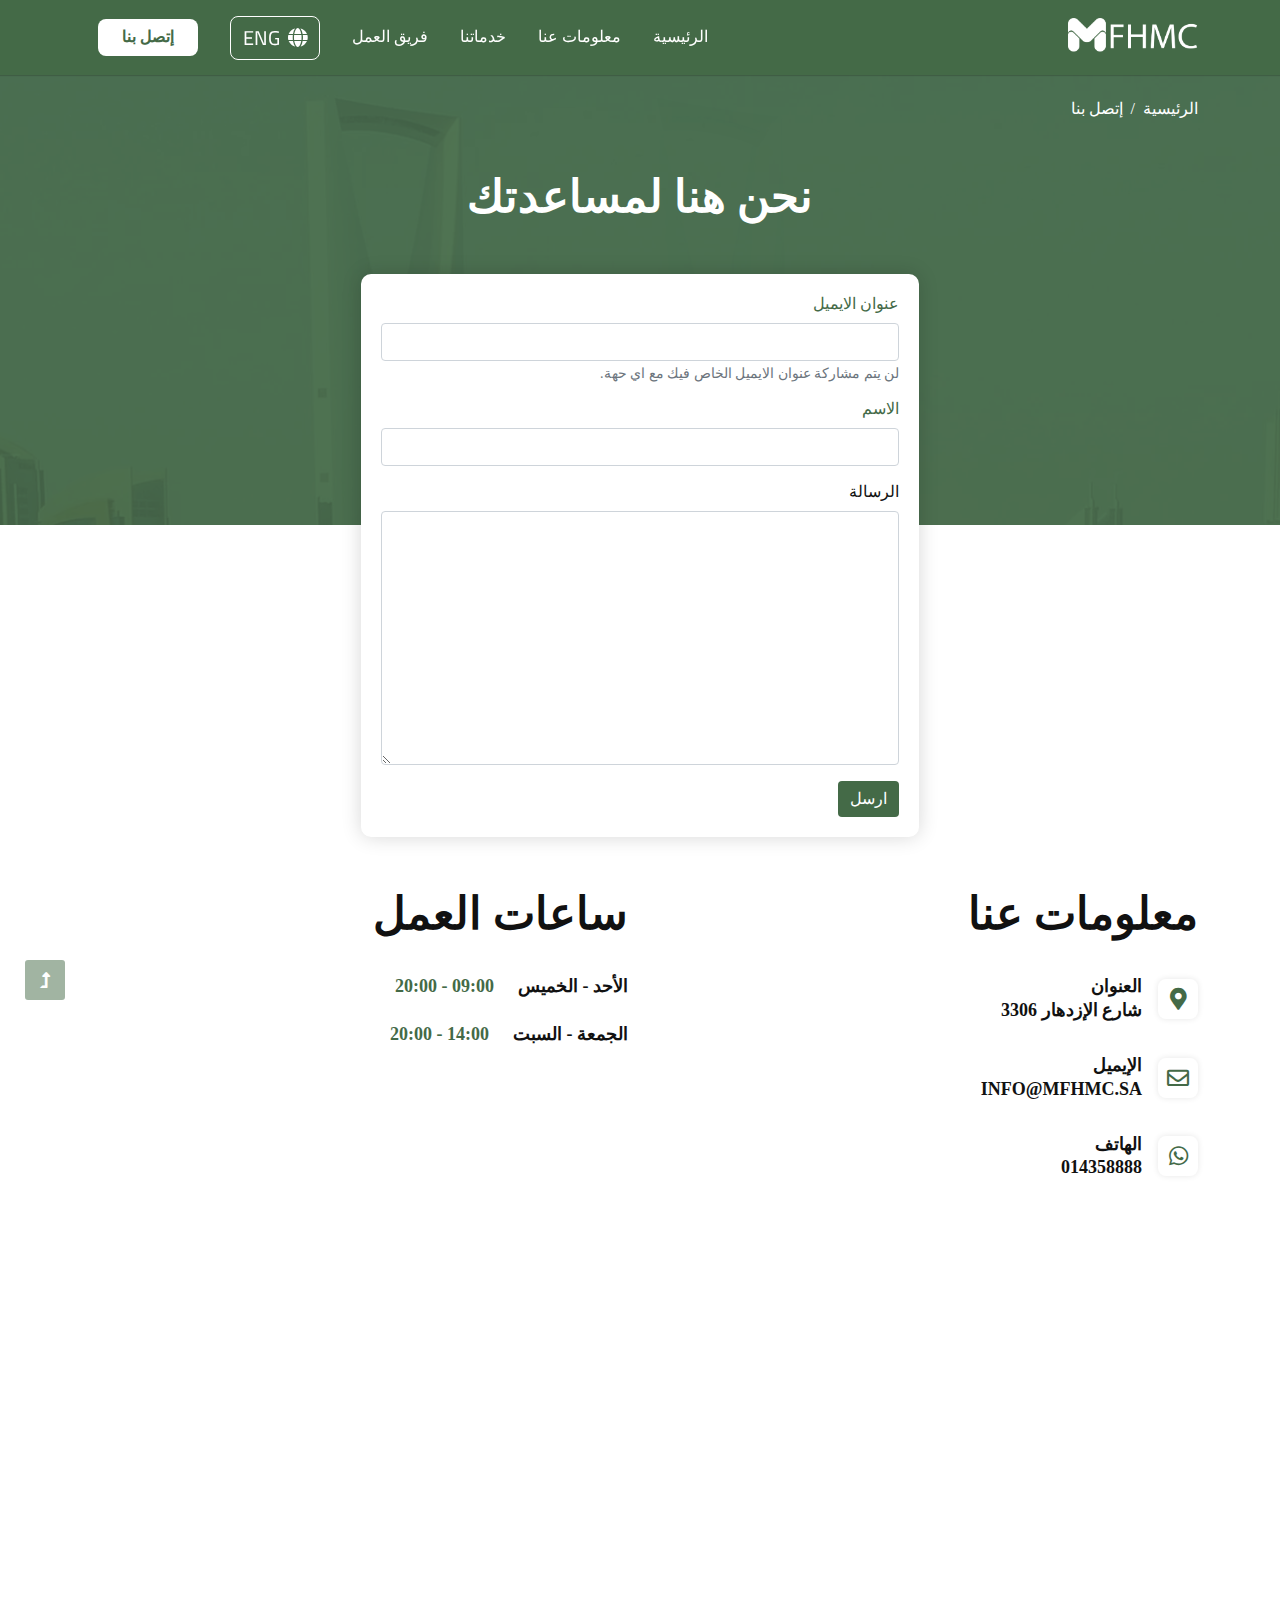
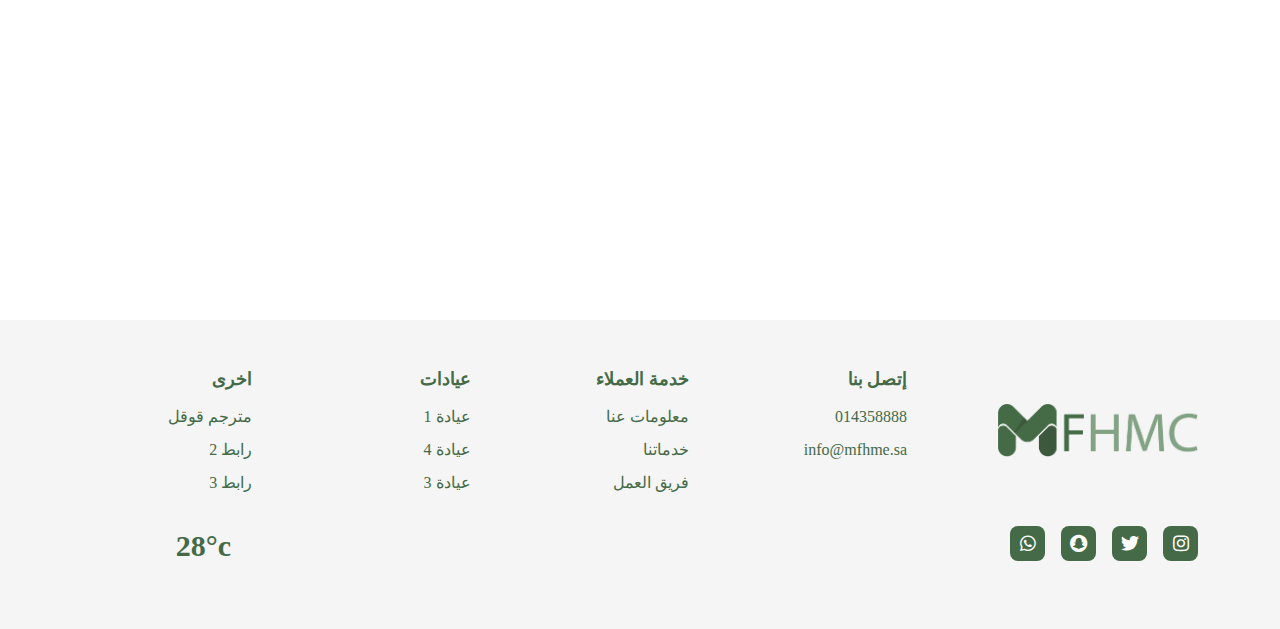
<file: contact_ar.html>
<!DOCTYPE html>
<html lang="ar">

<head>

    <meta charset="UTF-8">
    
    <meta name="viewport" content="height=device-height, 
                      width=device-width, initial-scale=1.0, 
                      minimum-scale=1.0, maximum-scale=1.0, 
                      user-scalable=no">
    
    <meta name="theme-color" content="#446A47">

    <title>FHMC</title>

    <link rel="stylesheet" type="text/css" href="css/bootstrap.min.css">
    
    <link rel="stylesheet" type="text/css" href="css/all.min.css">
    
    <link rel='stylesheet' href='https://fonts.googleapis.com/css?family=Cairo'>
    
    <link rel="icon" href="img/logo-fhmc-icon.png" sizes="16x16 32x32 48x48 64x64">
    
    <link rel="stylesheet" type="text/css" href="css/swiper.css">
                                    
    <link rel="stylesheet" type="text/css" href="css/main.css">
    
    <link rel="stylesheet" type="text/css" href="css/rtl.css">
    

</head>

<body>
    
    
    <!-- ***** header Start ***** -->
    
    <header class="top-nav" id="header">
    
        <div class="container h-100">
        
            <div class="navbar-content">
            
                <div class="nav-logo">
                    
                    <a class="d-block" href="index_ar.html">
                    
                        <img class="img-fluid" src="img/logo-fhmc-white.png" alt="FHMC">
                    
                    </a>
                
                </div>
                
                <ul class="navbar-menu">
                
                    <li class="menu-item">
                    
                        <a class="navbar-link  hvr-underline-from-left" href="index_ar.html"> الرئيسية </a>
                    
                    </li>
                    <li class="menu-item">
                    
                        <a class="navbar-link  hvr-underline-from-left" href="about_ar.html"> معلومات عنا</a>
                    
                    </li>
                    <li class="menu-item">
                    
                        <a class="navbar-link  hvr-underline-from-left " href="services_ar.html"> خدماتنا </a>
                    
                    </li>
                    <li class="menu-item">
                    
                        <a class="navbar-link  hvr-underline-from-left " href="staff_ar.html"> فريق العمل </a>
                    
                    </li>
                    <li class="menu-item">
                    
                        <a class="lang-btn" href="contact.html"> 
                            
                            <i class="fa-solid fa-globe"></i>
                            ENG 
                        </a>
                    
                    </li>
                   
                    <li class="menu-item">
                    
                        <a class="contact-btn" href="contact_ar.html">إتصل بنا</a>
                    </li>
                    
                   
                      
                </ul>
                
                <div class="nav-toggler mobile-item">
                            
                          
                    <svg width="100" height="100" viewBox="0 0 100 100">
                            <path class="line line1" d="M 20,29.000046 H 80.000231 C 80.000231,29.000046 94.498839,28.817352 94.532987,66.711331 94.543142,77.980673 90.966081,81.670246 85.259173,81.668997 79.552261,81.667751 75.000211,74.999942 75.000211,74.999942 L 25.000021,25.000058"></path>
                            <path class="line line2" d="M 20,50 H 80"></path>
                            <path class="line line3" d="M 20,70.999954 H 80.000231 C 80.000231,70.999954 94.498839,71.182648 94.532987,33.288669 94.543142,22.019327 90.966081,18.329754 85.259173,18.331003 79.552261,18.332249 75.000211,25.000058 75.000211,25.000058 L 25.000021,74.999942"></path>
                    </svg>
                          
                            
                </div>
            
            </div>
        
        </div>
    
    </header>
    
    <!-- ***** header End ***** -->
    
    
    <div class="page-wrapper">
        
               
        <!-- ***** contact-banner-section Start ***** -->
        
        <section class="section-style contact-banner-section" style="background-image: url(./img/contact-bg.webp)">
        
            <div class="container">
            
                <div class="contact-banner">
                
                    <nav class="breadcrumb-nav" aria-label="breadcrumb">
                    
                        <ol class="breadcrumb">
                            <li class="breadcrumb-item"><a href="index_ar.html">الرئيسية</a> </li>
                            <li class="breadcrumb-item active" aria-current="page">إتصل بنا</li>

                        </ol>
                    
                </nav>
                    
                    <h1 class="main-title">نحن هنا لمساعدتك</h1>
                
                </div>
            
            </div>
        
        </section>
        
        <!-- ***** contact-banner-section End ***** -->
        
    
        <!-- ***** إتصل بنا-section Start ***** -->
        
        <section class="section-style إتصل بنا-section contact-page pt-0">
        
            <div class="container">
            
                <div class="contact-area">
                
                    <div class="row">
                    
                        <div class="col-12 mb-5">
                            <div class="chat w-50 m-auto">
                                <form>
                                    <div class="mb-3">
                                      <label for="exampleInputEmail1" class="form-label">عنوان الايميل</label>
                                      <input type="email" class="form-control" id="exampleInputEmail1" aria-describedby="emailHelp">
                                      <div id="emailHelp" class="form-text">لن يتم مشاركة عنوان الايميل الخاص فيك مع اي حهة.</div>
                                    </div>
                                    <div class="mb-3">
                                      <label for="exampleInputPassword1" class="form-label">الاسم</label>
                                      <input type="text" class="form-control" id="exampleInputPassword1">
                                    </div>
                                    <div class="mb-3">
                                        <label class="form-check-label d-block mb-2" for="exampleCheck1">الرسالة</label>
                                        <textarea name="" class="form-control" id="exampleCheck1" cols="30" rows="10"></textarea>
                                      </div>
                                    <button type="submit" class="btn btn-primary submit">ارسل</button>
                                  </form>
                           
                        </div>
                    </div>
                        
                        <div class="col-lg-6">
                            
                            <div class="box-item info-box no-bg padding-box">

                                <div class="title-wrap ">
                                    <h1 class="main-title">معلومات عنا </h1>
                                </div>
                                <div class="info-items">

                                    <div class="info-item">

                                        <div class="info-icon"><i class="fas fa-map-marker-alt"></i></div>
                                        <div class="info-texts">

                                            <span class="text-item info-title">العنوان</span>
                                            <span class="text-item info-val">شارع الإزدهار 3306</span>

                                        </div>

                                    </div>
                                    <div class="info-item">

                                        <div class="info-icon"><i class="far fa-envelope"></i></div>
                                        <div class="info-texts">

                                            <span class="text-item info-title">الإيميل</span>
                                            <a href="#" class="text-item info-val">INFO@MFHMC.SA</a>

                                        </div>

                                    </div>
                                    <div class="info-item">

                                        <div class="info-icon"><i class="fab fa-whatsapp"></i></div>
                                        <div class="info-texts">

                                            <span class="text-item info-title">الهاتف</span>
                                            <span class="text-item info-val">014358888</span>

                                        </div>

                                    </div>

                                </div>

                            </div>
                        
                        </div>
                        
                        <div class="col-lg-6">
                        
                            <div class="box-item hours-box no-bg padding-box">

                                <div class="title-wrap ">
                                    <h1 class="main-title">ساعات العمل</h1>
                                </div>
                                <div class="info-items">

                                    <div class="info-item">

                                        <div class="info-texts ">

                                            <span class="text-item info-title">الأحد - الخميس</span>
                                            <span class="text-item info-val">09:00 - 20:00</span>

                                        </div>

                                    </div>
                                    <div class="info-item">

                                        <div class="info-texts ">

                                            <span class="text-item info-title">الجمعة - السبت</span>
                                            <span class="text-item info-val">14:00 - 20:00</span>

                                        </div>

                                    </div>

                                </div>

                            </div>

                        </div>

                        <div class="col-lg-12 mt-5">
                            <div class="map-container mb_y2" id="map">

                                <iframe src="https://www.google.com/maps/embed?pb=!1m18!1m12!1m3!1d28979.453789321382!2d46.753383950057724!3d24.780666225054798!2m3!1f0!2f0!3f0!3m2!1i1024!2i768!4f13.1!3m3!1m2!1s0x3e2efda2e71a4331%3A0xf746e0fda2277c89!2z2KfZhNin2LLYr9mH2KfYsdiMINin2YTYsdmK2KfYtiDYp9mE2LPYudmI2K_Zitip!5e0!3m2!1sar!2seg!4v1663162736376!5m2!1sar!2seg"  style="border:0;" allowfullscreen="" loading="lazy" referrerpolicy="no-referrer-when-downgrade"></iframe>
 
                             </div> 
                
                                </div>
                    
                    </div>
                
                </div>
            
            </div>
        
        </section>
        
        <!-- ***** إتصل بنا-section End ***** -->
        
        
        <!-- ***** footer Start ***** -->
        
        <footer class="section-style w-bg mb-0">
        
            <div class="container">
            
                <div class="row gx-lg-5 ">
                
                    <div class="col-lg-3 col-12">
                    
                        <div class="footer-col">
                        
                            <a class="footer-logo" href="index.html">
                            
                                <img class="img-fluid" src="img/logo-fhmc.png" alt="FHMC">
                            
                            </a>
                        
                        </div>
                    
                    </div>
                    
                    <div class="col-md">
                    
                        <div class="footer-col">
                        
                            <div class="footer-menu">
                            
                                <h3 class="menu-title">إتصل بنا</h3>
                                <ul class="menu-list">
                                
                                    <li class="list-item">
                                    
                                        <a class="item-link" href="#">014358888</a>
                                    
                                    </li>
                                    <li class="list-item">
                                    
                                        <a class="item-link" href="#">info@mfhme.sa</a>
                                    
                                    </li>
                                  
                                
                                </ul>
                            
                            </div>
                        
                        </div>
                    
                    </div>
                    
                    <div class="col-md">
                    
                        <div class="footer-col">
                        
                            <div class="footer-menu">
                            
                                <h3 class="menu-title">خدمة العملاء</h3>
                                <ul class="menu-list">
                                
                                    <li class="list-item">
                                    
                                        <a class="item-link" href="about.html">معلومات عنا</a>
                                    
                                    </li>
                                    <li class="list-item">
                                    
                                        <a class="item-link" href="services.html">خدماتنا</a>
                                    
                                    </li>
                                    <li class="list-item">
                                    
                                        <a class="item-link" href="#">فريق العمل</a>
                                    
                                    </li>
                                  
                                
                                </ul>
                            
                            </div>
                        
                        </div>
                    
                    
                    </div>
                    
                   
                    <div class="col-md">
                    
                        <div class="footer-col">
                        
                            <div class="footer-menu">
                            
                                <h3 class="menu-title">عيادات</h3>
                                <ul class="menu-list">
                                
                                    <li class="list-item">
                                    
                                        <a class="item-link" href="#">عيادة 1</a>
                                    
                                    </li>
                                    <li class="list-item">
                                    
                                        <a class="item-link" href="#">عيادة 4</a>
                                    
                                    </li>
                                    <li class="list-item">
                                    
                                        <a class="item-link" href="#">عيادة 3</a>
                                    
                                    </li>
                                  
                                
                                </ul>
                            
                            </div>
                        
                        </div>
                    
                    
                    </div>

                    <div class="col-md">
                    
                        <div class="footer-col">
                        
                            <div class="footer-menu">
                            
                                <h3 class="menu-title">اخرى</h3>
                                <ul class="menu-list">
                                
                                    <li class="list-item">
                                    
                                        <a class="item-link" target="_blank" href="https://translate.google.com/?hl=ar&sl=en&tl=ar&op=translate">مترجم قوقل</a>
                                    
                                    </li>
                                    <li class="list-item">
                                    
                                        <a class="item-link" href="#">رابط 2</a>
                                    
                                    </li>
                                    <li class="list-item">
                                    
                                        <a class="item-link" href="#">رابط 3</a>
                                    
                                    </li>
                                  
                                
                                </ul>
                            
                            </div>
                        
                        </div>
                    
                    
                    </div>

                    
                    <div class="col-md col-9">
                    
                        <div class="footer-col">
                        
                            <div class="social-list">
                            
                                <a href="#"><i class="fab fa-instagram"></i></a>
                                <a href="#"><i class="fab fa-twitter"></i></a>
                                <a href="#"><i class="fab fa-snapchat-ghost"></i></a>
                                <a href="#"><i class="fa-brands fa-whatsapp"></i></a>
                                
                            </div>
                            
                        </div>
                    
                    </div>

                    <div class="col-md col-3 mb-5 d-flex align-items-start justify-content-center">
                        <span class="temperature ">28&deg;c</span>
                    </div>
                
                </div>
            
            </div>
        
        </footer>
        
        <!-- ***** footer End ***** -->
     
        
    </div>
    
    
    <!-- ***** scrollup-btn Start ***** -->
    <div class="scrollup" id="scrollup">
        
            <i class="fas fa-level-up-alt"></i>
        
    </div>
    <!-- ***** scrollup-btn Start ***** -->
    

    
    
    <!-- jquery 3.5.1   -->
    <script src="js/jquery-3.5.1.min.js"></script>
    
     <!-- bootstrap v5   -->
    <script src="js/bootstrap.bundle.min.js"></script>
     
    <!-- matchHeight jquery plugin   -->
    <script src="js/jquery.matchHeight-min.js"></script>
    
    <!-- swiper js   -->
    <script src="js/swiper.js"></script>
    
     <!-- main style js   -->
    <script src="js/main.js"></script>
    

    
  
    
</body>

</html>
</file>
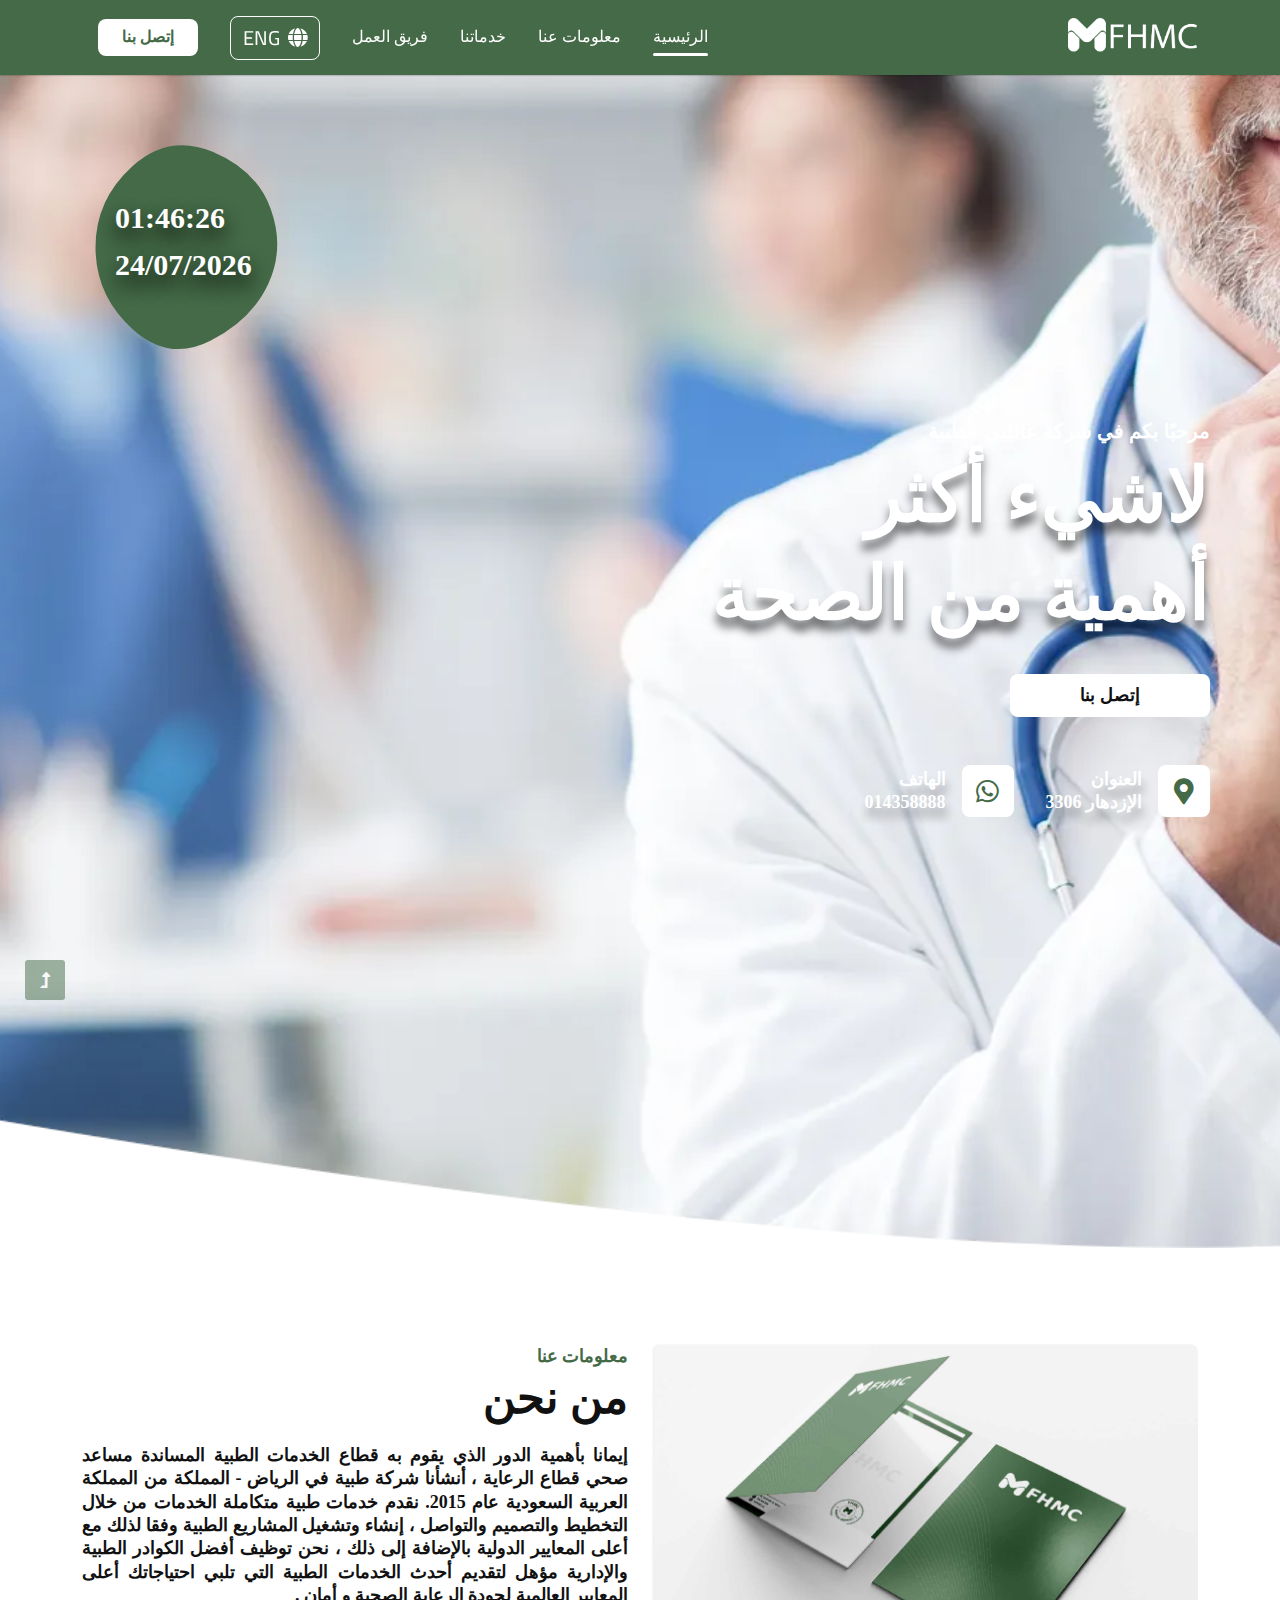
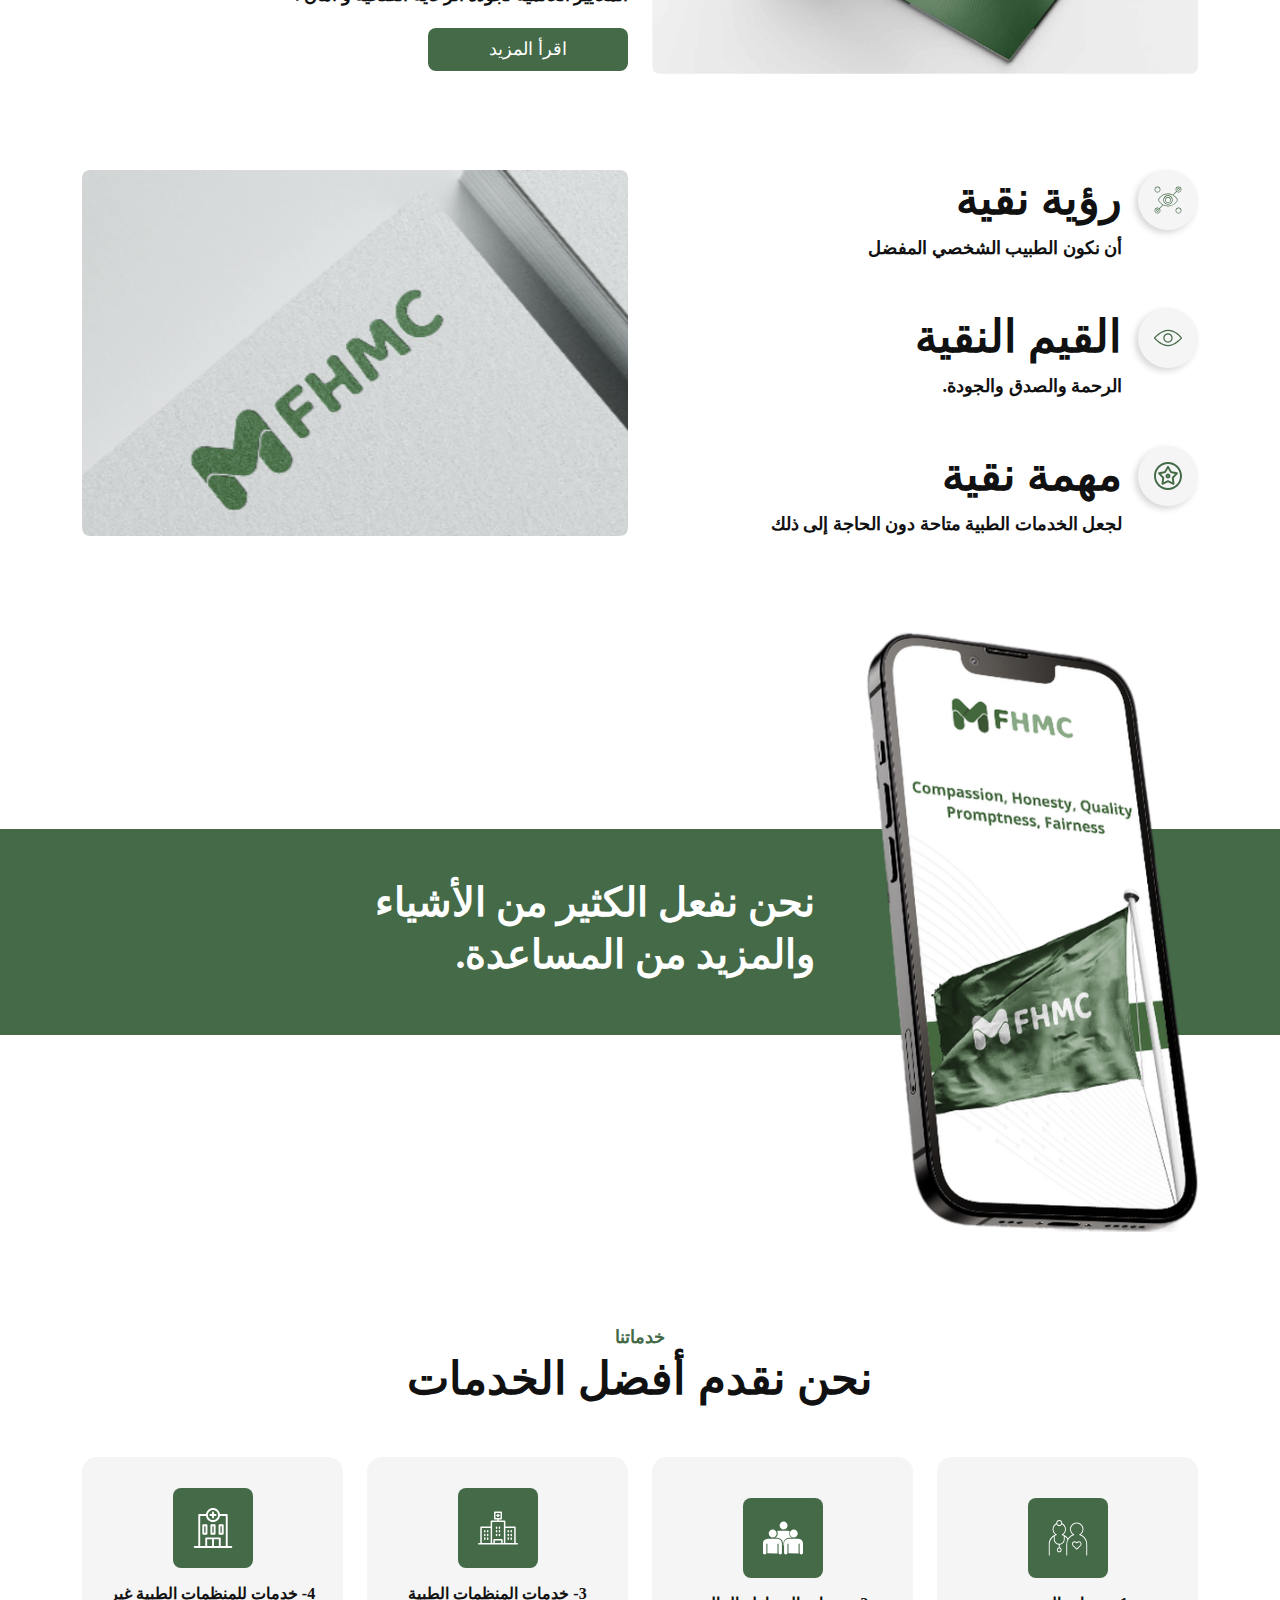
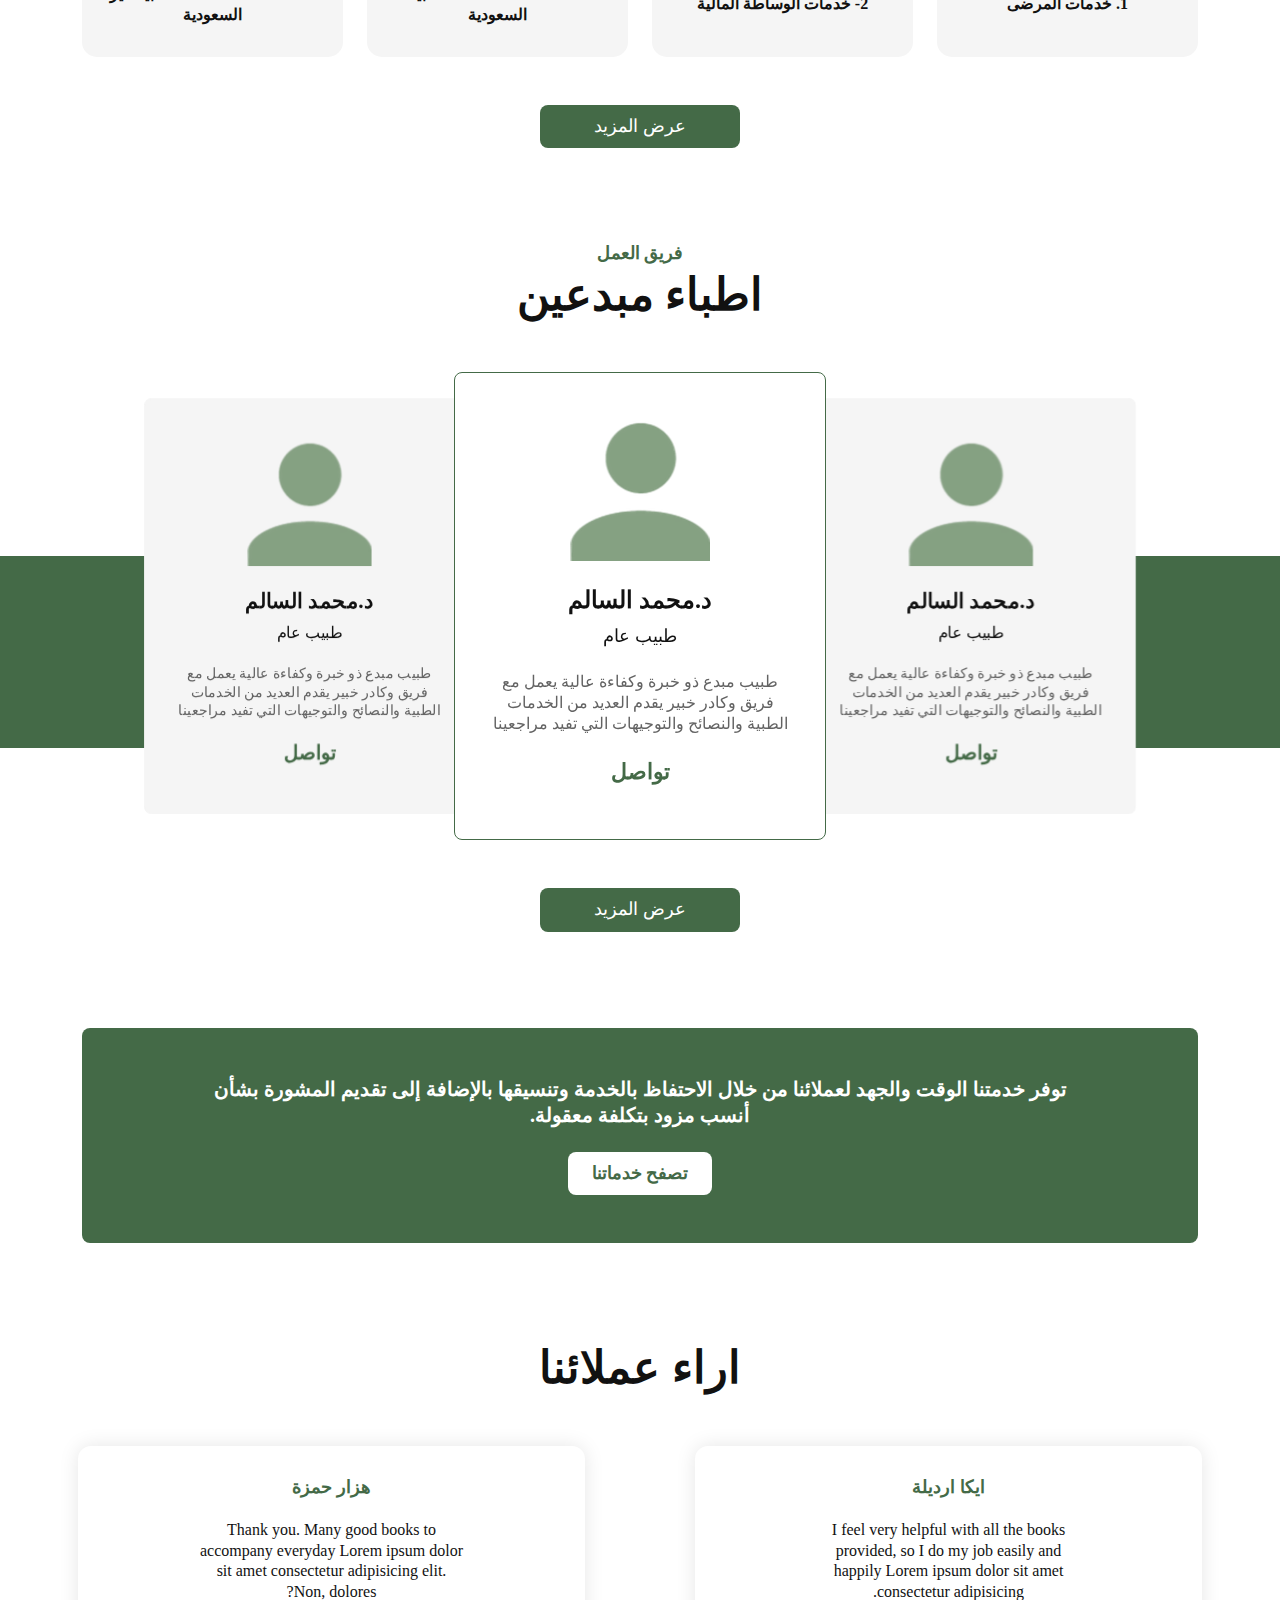
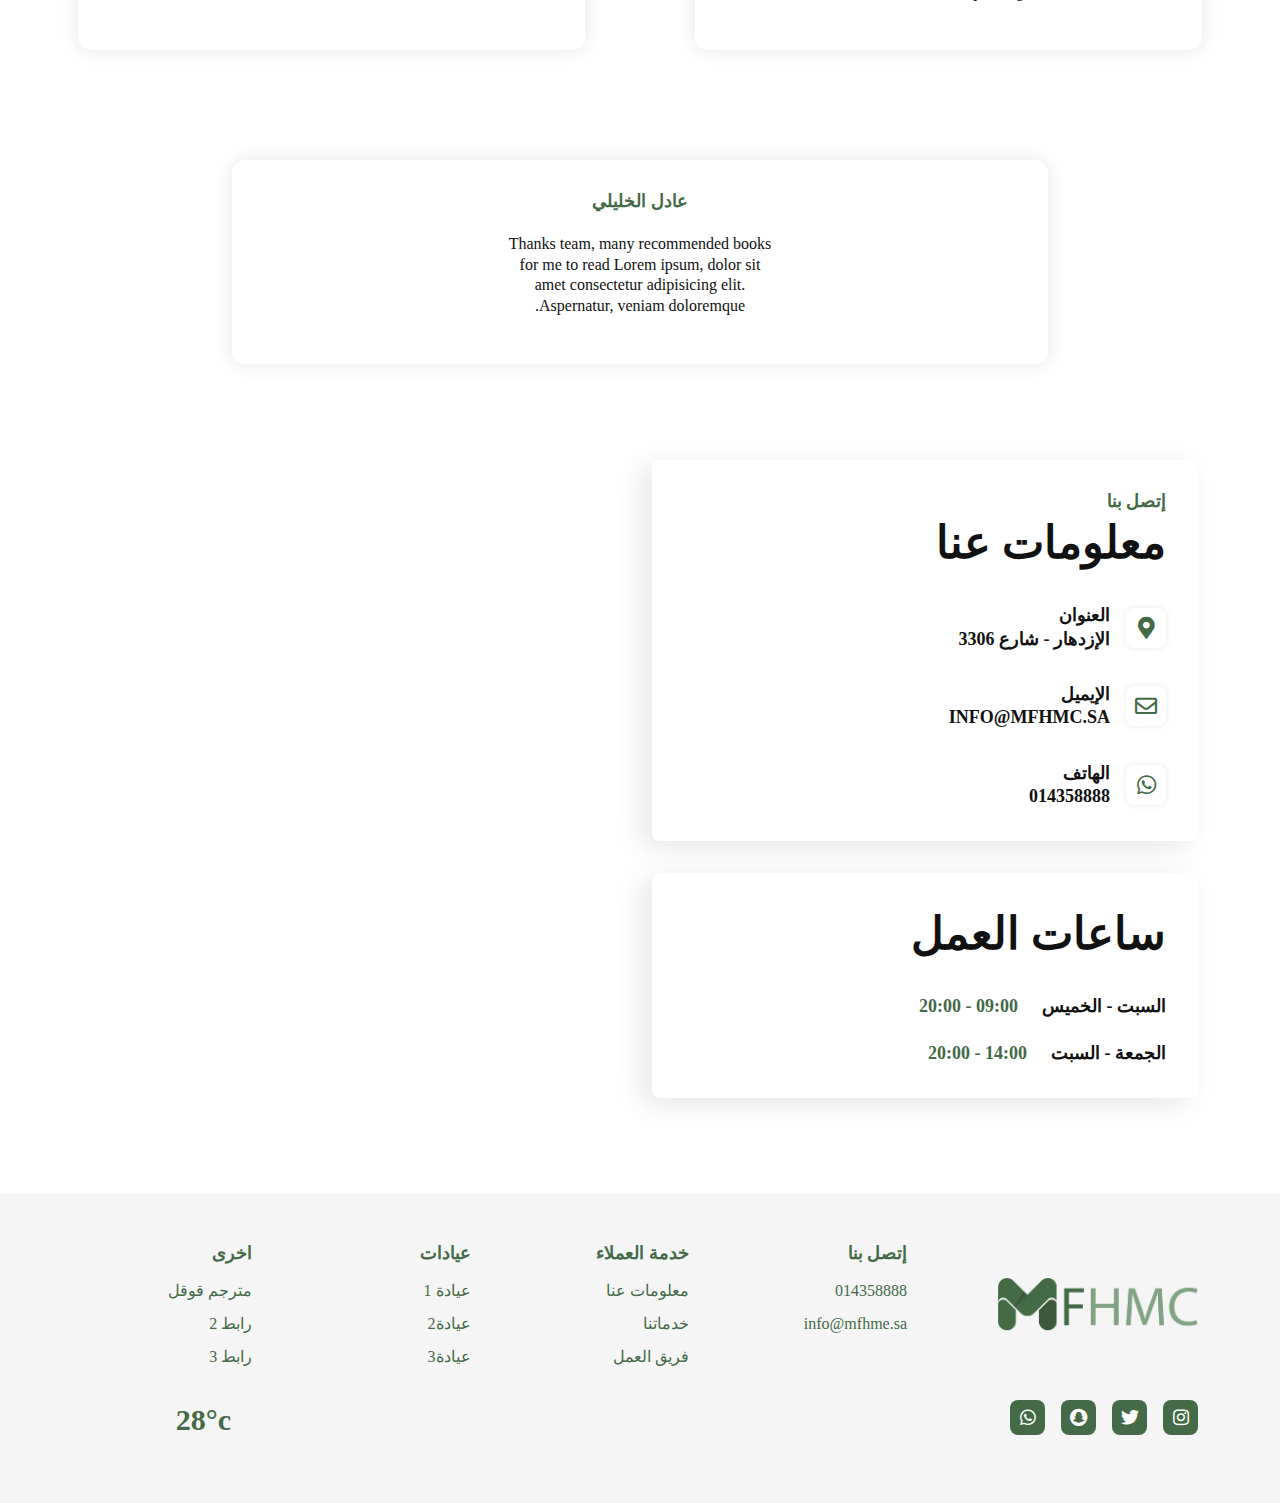
<file: index_ar.html>
<!DOCTYPE html>
<html lang="ar">

<head>

    <meta charset="UTF-8">
    
    <meta name="viewport" content="height=device-height, 
                      width=device-width, initial-scale=1.0, 
                      minimum-scale=1.0, maximum-scale=1.0, 
                      user-scalable=no">
    
    <meta name="theme-color" content="#446A47">

    <title>FHMC</title>

    <link rel="stylesheet" type="text/css" href="css/bootstrap.min.css">
    
    <link rel="stylesheet" type="text/css" href="css/all.min.css">
    
    <link rel='stylesheet' href='https://fonts.googleapis.com/css?family=Cairo'>
    
    <link rel="icon" href="img/logo-fhmc-icon.png" sizes="16x16 32x32 48x48 64x64">
    
    <link rel="stylesheet" type="text/css" href="css/swiper.css">
                                    
    <link rel="stylesheet" type="text/css" href="css/main.css">
    
    <link rel="stylesheet" type="text/css" href="css/rtl.css">
    

</head>

<body>
    
    
    <!-- ***** header Start ***** -->
    
    <header class="top-nav" id="header">
    
        <div class="container h-100">
        
            <div class="navbar-content">
            
                <div class="nav-logo">
                    
                    <a class="d-block" href="index_ar.html">
                    
                        <img class="img-fluid" src="img/logo-fhmc-white.png" alt="FHMC">
                    
                    </a>
                
                </div>
                
                <ul class="navbar-menu">
                
                    <li class="menu-item">
                    
                        <a class="navbar-link active hvr-underline-from-left" href="index_ar.html"> الرئيسية </a>
                    
                    </li>
                    <li class="menu-item">
                    
                        <a class="navbar-link  hvr-underline-from-left" href="about_ar.html"> معلومات عنا</a>
                    
                    </li>
                    <li class="menu-item">
                    
                        <a class="navbar-link  hvr-underline-from-left" href="services_ar.html"> خدماتنا </a>
                    
                    </li>
                    <li class="menu-item">
                    
                        <a class="navbar-link  hvr-underline-from-left" href="staff_ar.html"> فريق العمل </a>
                    
                    </li>
                    <li class="menu-item">
                    
                        <a class="lang-btn" href="index.html"> 
                            
                            <i class="fa-solid fa-globe"></i>
                            ENG 
                        </a>
                    
                    </li>
                   
                    <li class="menu-item">
                    
                        <a class="contact-btn" href="contact_ar.html">إتصل بنا</a>
                    </li>
                    
                   
                      
                </ul>
                
                <div class="nav-toggler mobile-item">
                            
                          
                    <svg width="100" height="100" viewBox="0 0 100 100">
                            <path class="line line1" d="M 20,29.000046 H 80.000231 C 80.000231,29.000046 94.498839,28.817352 94.532987,66.711331 94.543142,77.980673 90.966081,81.670246 85.259173,81.668997 79.552261,81.667751 75.000211,74.999942 75.000211,74.999942 L 25.000021,25.000058"></path>
                            <path class="line line2" d="M 20,50 H 80"></path>
                            <path class="line line3" d="M 20,70.999954 H 80.000231 C 80.000231,70.999954 94.498839,71.182648 94.532987,33.288669 94.543142,22.019327 90.966081,18.329754 85.259173,18.331003 79.552261,18.332249 75.000211,25.000058 75.000211,25.000058 L 25.000021,74.999942"></path>
                    </svg>
                          
                            
                </div>
            
            </div>
        
        </div>
    
    </header>
    
    <!-- ***** header End ***** -->
    
    
    <div class="page-wrapper">
        
        
        <!-- ***** welcome-section Start ***** -->
        
        <section class="section-style welcome-section g-0 p-0">
        
            <div class="welcome-container" style="background-image: url(img/welcome-banner.webp)">
            
                <div class="container">
            
                    <div class="welcome-content">
                        <div class="col col-12 d-flex align-items-center justify-content-end">
                            <div class="time position-relative">
                                          <svg version="1.1" class="img-fluid" xmlns="http://www.w3.org/2000/svg" viewBox="0 0 500 500" width="100%" id="blobSvg" style="opacity: 1;">                        <defs>                        <linearGradient id="gradient" x1="0%" y1="0%" x2="0%" y2="50%">                            <stop offset="0%" style="stop-color: rgb(68, 106, 71);"></stop>           <stop offset="100%" style="stop-color: rgb(68, 106, 71);"></stop>                        </linearGradient>                        </defs>                                            <path id="blob" fill="url(#gradient)" style="opacity: 1;"><animate class="img-fluid" attributeName="d" dur="10s" repeatCount="indefinite" values="M400,314Q352,378,277,420Q202,462,143,396Q84,330,66.5,241.5Q49,153,125.5,97.5Q202,42,298.5,55Q395,68,421.5,159Q448,250,400,314Z;M392.2525,331.53996Q379.05994,413.07992,285.7525,456.15485Q192.44505,499.22978,100.80019,432.44731Q9.15533,365.66484,30.81018,260.57493Q52.46503,155.48501,121.45005,74.10764Q190.43506,-7.26974,268.13261,60.97003Q345.83016,129.2098,375.63761,189.6049Q405.44505,250,392.2525,331.53996Z;M388.67097,319.27849Q360.55699,388.55699,291.23441,379.72688Q221.91183,370.89678,145.00645,354.28387Q68.10108,337.67097,71.32903,251.33548Q74.55699,165,142.39247,119.95591Q210.22796,74.91183,286.12043,91.61398Q362.0129,108.31613,389.39892,179.15806Q416.78495,250,388.67097,319.27849Z;M429.79847,339.54154Q392.67727,429.08308,294.97368,455.00137Q197.27008,480.91966,143.94598,403.56786Q90.62188,326.21607,83.52769,246.22992Q76.43351,166.24376,136.8518,92.77008Q197.27008,19.29641,287.1482,55Q377.02632,90.70359,421.97299,170.3518Q466.91966,250,429.79847,339.54154Z;M390.7302,319.10952Q360.37524,388.21905,284.62068,409.39959Q208.86612,430.58014,161.11156,373.20082Q113.35701,315.8215,88.46857,238.04463Q63.58014,160.26776,136.76776,117.04463Q209.95537,73.8215,303.79007,69.52027Q397.62476,65.21905,409.35497,157.60952Q421.08517,250,390.7302,319.10952Z;M400,314Q352,378,277,420Q202,462,143,396Q84,330,66.5,241.5Q49,153,125.5,97.5Q202,42,298.5,55Q395,68,421.5,159Q448,250,400,314Z"></animate></path></svg>
                                <div class="content-time-ar ">
                                    <h1 class="clock"></h1>
                                    <h1 class="date"></h1>
                                </div>
                            </div> 
                        </div>
                        <div class="title-wrap">
                        
                            <span class="sub-title">
                            
                                مرحبًا بكم في شركة عائلتي الطبية
                            
                            </span>
                            <h1 class="main-title green-titel">
                            
                                لاشيء أكثر
                                <br>
                                أهمية من الصحة 

                            </h1>
                        
                        </div>
                        <a class="duplicated-btn more-btn" href="contact_ar.html">إتصل بنا</a>
                        <div class="welcome-info">
                        
                            <a href="#" class="info-item">
                                        
                                <div class="info-icon"><i class="fas fa-map-marker-alt"></i></div>
                                <div class="info-texts">

                                    <span class="text-item text-shadw info-title">العنوان</span>
                                    <span class="text-item text-shadw info-val">الإزدهار 3306</span>

                                </div>

                            </a>
                            <a href="#" class="info-item">
                                        
                                <div class="info-icon"><i class="fab fa-whatsapp"></i></div>
                                <div class="info-texts">

                                    <span class="text-item text-shadw info-title">الهاتف</span>
                                    <span class="text-item text-shadw info-val">014358888</span>

                                </div>

                            </a>
                        
                        </div>
                    
                    </div>
            
                </div>
        
            
            </div>
        </section>
        
        <!-- ***** welcome-section End ***** -->
        
    
        <!-- ***** about-section Start ***** -->
        
        <section class="section-style about-section w-bg mb-0">
        
            <div class="container">
            
                <div class="about-area">
                    
                    <div class="row   mb_y2">

                        <div class="col-lg-6 mb-box mb-lg-0">

                            <div class="about-img col-img">

                                <img class="img-fluid" src="img/22.png" alt="imgDesc">

                            </div>

                        </div>

                        <div class="col-lg-6">

                            <div class="about-texts same-h">

                                <div class="title-wrap mb-3">

                                    <span class="sub-title">معلومات عنا </span>
                                    <h1 class="main-title">من نحن</h1>

                                </div>
                                <p class="about-desc">

                                    إيمانا بأهمية الدور الذي يقوم به قطاع الخدمات الطبية المساندة مساعد صحي قطاع الرعاية ، أنشأنا شركة طبية في الرياض - المملكة من المملكة العربية السعودية عام 2015. نقدم خدمات طبية متكاملة الخدمات من خلال التخطيط والتصميم والتواصل ، إنشاء وتشغيل المشاريع الطبية وفقا لذلك مع أعلى المعايير الدولية بالإضافة إلى ذلك ، نحن توظيف أفضل الكوادر الطبية والإدارية مؤهل لتقديم أحدث الخدمات الطبية التي تلبي احتياجاتك أعلى المعايير العالمية لجودة الرعاية الصحية و أمان .

                                </p>
                                <a class="about-more duplicated-btn" href="about_ar.html">اقرأ المزيد</a>

                            </div>


                        </div>

                    </div>
                    <div class="row ">

                        <div class="col-lg-6 mb-box mb-lg-0 order-1 order-lg-2">

                            <div class="about-img col-img ">

                                <img class="img-fluid" src="img/22_1.PNG" alt="imgDesc">

                            </div>

                        </div>

                        <div class="col-lg-6 order-2 order-lg-1">

                            <div class="about-info same-h">
                            
                                <div class="info-item">
                                
                                    <div class="info-icon">
                                    
                                        <svg xmlns="http://www.w3.org/2000/svg" xmlns:xlink="http://www.w3.org/1999/xlink" version="1.1" id="Layer_1" x="0px" y="0px" viewBox="0 0 32 32" style="enable-background:new 0 0 32 32;" xml:space="preserve">
                                            <path id="Vision_2_" d="M4,7.36C2.147,7.36,0.64,5.853,0.64,4S2.147,0.64,4,0.64S7.36,2.147,7.36,4S5.853,7.36,4,7.36z M4,1.36  C2.544,1.36,1.36,2.544,1.36,4S2.544,6.64,4,6.64S6.64,5.456,6.64,4S5.456,1.36,4,1.36z M28,31.36c-1.853,0-3.36-1.508-3.36-3.36  s1.508-3.36,3.36-3.36s3.36,1.508,3.36,3.36S29.853,31.36,28,31.36z M28,25.36c-1.456,0-2.64,1.184-2.64,2.64s1.184,2.64,2.64,2.64  s2.64-1.184,2.64-2.64S29.456,25.36,28,25.36z M4,29.36c-0.75,0-1.36-0.61-1.36-1.36S3.25,26.64,4,26.64S5.36,27.25,5.36,28  S4.75,29.36,4,29.36z M4,27.36c-0.353,0-0.64,0.287-0.64,0.64S3.647,28.64,4,28.64S4.64,28.353,4.64,28S4.353,27.36,4,27.36z   M28,5.36c-0.75,0-1.36-0.61-1.36-1.36S27.25,2.64,28,2.64S29.36,3.25,29.36,4S28.75,5.36,28,5.36z M28,3.36  c-0.353,0-0.64,0.287-0.64,0.64S27.647,4.64,28,4.64S28.64,4.353,28.64,4S28.353,3.36,28,3.36z M16,21.36  c-2.956,0-5.36-2.405-5.36-5.36c0-2.956,2.404-5.36,5.36-5.36c2.955,0,5.36,2.404,5.36,5.36C21.36,18.955,18.955,21.36,16,21.36z   M16,11.36c-2.559,0-4.64,2.082-4.64,4.64s2.082,4.64,4.64,4.64s4.64-2.081,4.64-4.64S18.559,11.36,16,11.36z M16,19.36  c-1.853,0-3.36-1.508-3.36-3.36s1.507-3.36,3.36-3.36s3.36,1.507,3.36,3.36S17.853,19.36,16,19.36z M16,13.36  c-1.456,0-2.64,1.185-2.64,2.64c0,1.456,1.185,2.64,2.64,2.64c1.456,0,2.64-1.184,2.64-2.64S17.456,13.36,16,13.36z M28,0.64  c-1.853,0-3.36,1.507-3.36,3.36c0,0.797,0.29,1.519,0.755,2.096L21.55,9.941C20.038,9.174,18.208,8.64,16,8.64  c-8.143,0-11.3,7.146-11.331,7.218c-0.039,0.09-0.039,0.193,0,0.283c0.021,0.05,1.524,3.451,5.114,5.566l-3.688,3.687  C5.519,24.93,4.796,24.64,4,24.64c-1.853,0-3.36,1.508-3.36,3.36S2.147,31.36,4,31.36S7.36,29.853,7.36,28  c0-0.796-0.29-1.519-0.755-2.096l3.845-3.845c1.512,0.767,3.342,1.301,5.55,1.301c8.144,0,11.3-7.146,11.331-7.219  c0.039-0.09,0.039-0.193,0-0.283c-0.021-0.05-1.524-3.45-5.114-5.566l3.687-3.688C26.481,7.07,27.204,7.36,28,7.36  c1.853,0,3.36-1.507,3.36-3.36S29.853,0.64,28,0.64z M6.64,28c0,1.456-1.185,2.64-2.64,2.64S1.36,29.456,1.36,28  S2.544,25.36,4,25.36S6.64,26.544,6.64,28z M26.603,16c-0.48,0.977-3.568,6.64-10.603,6.64S5.877,16.977,5.398,16  C5.877,15.023,8.966,9.36,16,9.36S26.122,15.023,26.603,16z M28,6.64c-0.645,0-1.229-0.242-1.688-0.628l-0.32-0.32  C25.603,5.233,25.36,4.647,25.36,4c0-1.456,1.184-2.64,2.64-2.64S30.64,2.544,30.64,4S29.456,6.64,28,6.64z"></path>
                                            <rect id="_Transparent_Rectangle"></rect>
                                        </svg>
                                    
                                    </div>
                                    <div class="info-texts">
                                    
                                        <h2 class="info-title">رؤية نقية</h2>
                                        <p class="info-desc">أن نكون الطبيب الشخصي المفضل</p>
                                        
                                    </div>
                                
                                    
                                </div>
                                <div class="info-item">
                                
                                    <div class="info-icon">
                                    
                                        <svg xmlns="http://www.w3.org/2000/svg" xmlns:xlink="http://www.w3.org/1999/xlink" version="1.1" id="Capa_1" x="0px" y="0px" viewBox="0 0 511.992 511.992" style="enable-background:new 0 0 511.992 511.992;" xml:space="preserve"><g><g><path d="M510.096,249.937c-4.032-5.867-100.928-143.275-254.101-143.275C124.56,106.662,7.44,243.281,2.512,249.105    c-3.349,3.968-3.349,9.792,0,13.781C7.44,268.71,124.56,405.329,255.995,405.329S504.549,268.71,509.477,262.886    C512.571,259.217,512.848,253.905,510.096,249.937z M255.995,383.996c-105.365,0-205.547-100.48-230.997-128    c25.408-27.541,125.483-128,230.997-128c123.285,0,210.304,100.331,231.552,127.424    C463.013,282.065,362.256,383.996,255.995,383.996z"></path></g></g><g><g><path d="M255.995,170.662c-47.061,0-85.333,38.272-85.333,85.333s38.272,85.333,85.333,85.333s85.333-38.272,85.333-85.333    S303.056,170.662,255.995,170.662z M255.995,319.996c-35.285,0-64-28.715-64-64s28.715-64,64-64s64,28.715,64,64    S291.28,319.996,255.995,319.996z"></path></g></g></svg>                                    
                                    </div>
                                    <div class="info-texts">
                                    
                                        <h2 class="info-title">القيم النقية</h2>
                                        <p class="info-desc">الرحمة والصدق والجودة.</p>
                                        
                                    </div>
                                
                                    
                                </div>
                                <div class="info-item">
                                
                                    <div class="info-icon">
                                    
                                        <svg xmlns="http://www.w3.org/2000/svg" xmlns:xlink="http://www.w3.org/1999/xlink" version="1.1" id="Capa_1" x="0px" y="0px" viewBox="0 0 297 297" style="enable-background:new 0 0 297 297;" xml:space="preserve"><g><path d="M252.678,116.792c-1.167-3.593-4.181-6.277-7.885-7.021l-58.111-11.684l-29.068-51.656   c-1.853-3.292-5.336-5.329-9.114-5.329s-7.261,2.037-9.114,5.329l-29.068,51.656l-58.111,11.684   c-3.704,0.744-6.718,3.428-7.885,7.021c-1.167,3.592-0.306,7.535,2.252,10.314l40.145,43.609l-6.844,58.877   c-0.437,3.752,1.185,7.448,4.24,9.668c3.057,2.222,7.073,2.622,10.506,1.046l53.88-24.704l53.88,24.704   c1.391,0.638,2.878,0.952,4.358,0.952c2.172,0,4.33-0.676,6.148-1.998c3.056-2.22,4.677-5.916,4.24-9.668l-6.844-58.877   l40.145-43.609C252.984,124.327,253.846,120.384,252.678,116.792z M191.645,160.077c-2.062,2.24-3.046,5.267-2.694,8.291   l5.253,45.181l-41.346-18.958c-1.384-0.634-2.871-0.952-4.359-0.952s-2.975,0.318-4.359,0.952l-41.346,18.958l5.253-45.181   c0.351-3.024-0.632-6.051-2.694-8.291l-30.806-33.465l44.592-8.966c2.985-0.6,5.56-2.47,7.053-5.124L148.5,72.883l22.307,39.639   c1.493,2.653,4.068,4.524,7.053,5.124l44.592,8.966L191.645,160.077z"></path><path d="M148.5,0C66.617,0,0,66.617,0,148.5S66.617,297,148.5,297S297,230.383,297,148.5S230.383,0,148.5,0z M148.5,276.085   c-70.351,0-127.585-57.234-127.585-127.585S78.149,20.916,148.5,20.916S276.085,78.149,276.085,148.5   S218.851,276.085,148.5,276.085z"></path><path d="M148.5,122.182c-14.512,0-26.319,11.806-26.319,26.318s11.807,26.318,26.319,26.318s26.318-11.806,26.318-26.318   S163.012,122.182,148.5,122.182z M148.5,153.902c-2.979,0-5.404-2.423-5.404-5.402s2.424-5.402,5.404-5.402   s5.402,2.423,5.402,5.402S151.479,153.902,148.5,153.902z"></path></g></svg>
                                    
                                    </div>
                                    <div class="info-texts">
                                    
                                        <h2 class="info-title">مهمة نقية</h2>
                                        <p class="info-desc">لجعل الخدمات الطبية متاحة دون الحاجة إلى ذلك</p>
                                        
                                    </div>
                                
                                    
                                </div>
                            
                            </div>
                            
                            
                        </div>

                    </div>


                </div>
            
            </div>
        
        </section>
        
        <!-- ***** about-section End ***** -->
        
        
        <!-- ***** banner-section Start ***** -->
        
        <section class="section-style banner-section">
        
            <div class="container">
            
                <div class="banner-area">
                
                    
                    <div class="row gx-lg-5">
                    
                        <div class="col-md-auto">
                        
                            <div class="banner-img">
                            
                                <img class="img-fluid" src="img/phone.png" alt="imgDesc">
                            
                            </div>
                        
                        </div>
                        
                        <div class="col-md">
                        
                            <p class="banner-text">نحن نفعل الكثير من الأشياء <br> والمزيد من المساعدة. </p>
                        
                        </div>
                    
                    </div>
                    
                </div>
            
            </div>
        
        </section>
        
        <!-- ***** banner-section End ***** -->
        
        
        <!-- ***** services-section Start ***** -->
        
        <section class="section-style services-section">
        
            <div class="container">
            
                <div class="services-area">
                
                    <div class="title-wrap text-center mb-box mb-sm-5">

                        <span class="sub-title">خدماتنا</span>
                        <h1 class="main-title">نحن نقدم أفضل الخدمات</h1>

                    </div>
                             
                    <div class="row row-cols-xl-4 row-cols-md-2 row-cols-1">
                    
                        <div class="service-wrap">
                        
                            <div class="service-box">
                            
                                <div class="service-icon">
                                
                                    <svg xmlns="http://www.w3.org/2000/svg" xmlns:xlink="http://www.w3.org/1999/xlink" version="1.1" id="Layer_1" x="0px" y="0px" viewBox="0 0 32 32" style="enable-background:new 0 0 32 32;" xml:space="preserve">
                                        <path id="doctor-patient_1_" d="M31.36,30h-0.72v-9c0-3.358-2.151-6.289-5.354-7.292c-0.138-0.043-0.236-0.165-0.251-0.308  c-0.014-0.144,0.059-0.282,0.185-0.351c1.492-0.82,2.42-2.372,2.42-4.049c0-2.559-2.081-4.64-4.64-4.64S18.36,6.441,18.36,9  c0,1.677,0.928,3.229,2.421,4.049c0.126,0.069,0.198,0.208,0.185,0.351c-0.015,0.144-0.113,0.265-0.251,0.308  C17.512,14.711,15.36,17.642,15.36,21v9h-0.72v-9c0-1.389,0.336-2.711,0.944-3.877c-0.567-0.963-1.326-1.778-2.224-2.401V17  c0,2.283-1.764,4.162-4,4.346v2.329c0.854,0.168,1.5,0.923,1.5,1.825c0,1.025-0.834,1.86-1.86,1.86s-1.86-0.835-1.86-1.86  c0-0.902,0.646-1.657,1.5-1.825v-2.329c-2.236-0.184-4-2.062-4-4.346v-2.281C2.617,16.116,1.36,18.433,1.36,21v9H0.64v-9  c0-3.426,2.045-6.444,5.161-7.727C4.453,12.269,3.64,10.69,3.64,9c0-2.055,1.173-3.921,3.007-4.817C6.643,4.123,6.64,4.062,6.64,4  c0-1.301,1.059-2.36,2.36-2.36S11.36,2.699,11.36,4c0,0.062-0.002,0.123-0.007,0.183C13.187,5.079,14.36,6.945,14.36,9  c0,1.69-0.812,3.269-2.162,4.274c1.555,0.642,2.872,1.732,3.797,3.146c0.903-1.383,2.215-2.491,3.807-3.146  C18.452,12.269,17.64,10.69,17.64,9c0-2.956,2.405-5.36,5.36-5.36S28.36,6.044,28.36,9c0,1.69-0.812,3.269-2.162,4.273  c3.116,1.283,5.162,4.302,5.162,7.727V30z M9,24.36c-0.628,0-1.14,0.511-1.14,1.14S8.372,26.64,9,26.64s1.14-0.511,1.14-1.14  S9.628,24.36,9,24.36z M5.36,14.278V17c0,2.007,1.633,3.64,3.64,3.64s3.64-1.633,3.64-3.64v-2.72  c-0.429-0.231-0.882-0.423-1.355-0.571c-0.138-0.043-0.236-0.165-0.251-0.308c-0.014-0.144,0.059-0.282,0.185-0.351  c1.493-0.821,2.421-2.373,2.421-4.05c0-1.725-0.955-3.296-2.459-4.097C10.825,5.757,9.982,6.36,9,6.36S7.175,5.757,6.819,4.903  C5.314,5.704,4.36,7.275,4.36,9c0,1.677,0.928,3.229,2.421,4.049c0.126,0.069,0.199,0.208,0.185,0.351  c-0.015,0.144-0.113,0.265-0.251,0.308C6.239,13.857,5.786,14.049,5.36,14.278z M9,2.36C8.096,2.36,7.36,3.096,7.36,4  S8.096,5.64,9,5.64S10.64,4.904,10.64,4S9.904,2.36,9,2.36z M23,25.36c-0.092,0-0.185-0.035-0.255-0.105l-2.973-2.973  c-0.4-0.401-0.622-0.934-0.625-1.499c-0.002-0.572,0.22-1.111,0.625-1.518c0.402-0.402,0.937-0.624,1.505-0.626  c0.002,0,0.003,0,0.005,0c0.569,0,1.105,0.223,1.509,0.625L23,19.475l0.209-0.21c0.807-0.803,2.212-0.805,3.019,0  c0.413,0.414,0.635,0.963,0.624,1.548c-0.01,0.555-0.231,1.077-0.624,1.47l-2.973,2.973C23.185,25.325,23.092,25.36,23,25.36z   M21.282,19.36c-0.001,0-0.002,0-0.003,0c-0.377,0-0.731,0.147-0.997,0.414c-0.269,0.269-0.416,0.626-0.414,1.005  c0.001,0.375,0.148,0.729,0.414,0.993L23,24.491l2.718-2.719c0.261-0.26,0.407-0.605,0.413-0.973  c0.008-0.388-0.139-0.752-0.413-1.025c-0.534-0.536-1.467-0.535-1.999,0l-0.464,0.464c-0.141,0.141-0.369,0.141-0.51,0l-0.464-0.464  C22.015,19.507,21.659,19.36,21.282,19.36z"></path>
                                        <rect id="_Transparent_Rectangle" style="fill:none;" width="32" height="32"></rect>
                                    </svg>
                                </div>
                                <p class="service-desc">1. خدمات المرضى</p>
                            
                            </div>
                        </div>
                        <div class="service-wrap">
                        
                            <div class="service-box">
                            
                                <div class="service-icon">
                                
                                  <svg xmlns="http://www.w3.org/2000/svg" xmlns:xlink="http://www.w3.org/1999/xlink" version="1.1" id="Capa_1" x="0px" y="0px" viewBox="0 0 28.832 28.832" style="enable-background:new 0 0 28.832 28.832;" xml:space="preserve"><g><path d="M11.98,5.373c0-1.584,1.284-2.869,2.869-2.869s2.869,1.284,2.869,2.869s-1.284,2.869-2.869,2.869   S11.98,6.957,11.98,5.373z M15.716,15.621c0.616-0.658,1.479-1.075,2.575-1.245c0.249-0.038,0.513-0.061,0.786-0.077   c0.088-0.003,0.171-0.012,0.259-0.012h1.707c-1.253-0.521-2.141-1.761-2.141-3.203c0-0.575,0.143-1.12,0.394-1.596   c-0.89-0.325-1.711-0.32-1.711-0.32h-5.753c-0.643,0.015-1.183,0.096-1.636,0.23c0.281,0.5,0.442,1.076,0.442,1.686   c0,1.442-0.887,2.681-2.142,3.203h1.412c0.017-0.002,0.033-0.002,0.051-0.002c0.1,0,0.209,0.004,0.319,0.012   c0.235,0.017,0.492,0.053,0.758,0.107c1.444,0.303,3.186,1.253,3.379,3.527l0.002,0.051v1.774h0.362l0.002-1.774   C14.779,17.957,14.729,16.675,15.716,15.621z M6.993,13.983c1.582,0,2.869-1.287,2.869-2.871S8.575,8.243,6.993,8.243   c-1.584,0-2.869,1.285-2.869,2.869C4.124,12.695,5.41,13.983,6.993,13.983z M9.728,14.908H3.976   c-4.118,0.076-3.975,3.103-3.975,3.103L0,25.067h0.004c0,0.017-0.003,0.035-0.003,0.05c0,0.67,0.545,1.211,1.213,1.211   c0.669,0,1.209-0.541,1.209-1.211c0-0.016-0.002-0.033-0.005-0.05h0.005v-6.532h0.758l-0.006,6.958l7.266,0.006l-0.006-6.996h0.786   v6.563h0.004c0,0.003,0,0.006,0,0.01c0,0.669,0.541,1.211,1.207,1.211c0.669,0,1.211-0.542,1.211-1.211c0-0.004,0-0.007,0-0.01   V18.01C13.378,14.861,9.728,14.908,9.728,14.908z M22.185,13.982c1.585,0,2.87-1.285,2.87-2.87s-1.285-2.87-2.87-2.87   s-2.87,1.285-2.87,2.87C19.316,12.697,20.6,13.982,22.185,13.982z M24.921,14.908h-5.754c-4.119,0.076-3.973,3.103-3.973,3.103   l-0.002,7.056h0.005c0,0.017-0.003,0.035-0.003,0.05c0,0.67,0.544,1.211,1.212,1.211c0.669,0,1.208-0.541,1.208-1.211   c0-0.016-0.003-0.033-0.004-0.05h0.004v-6.532h0.76l-0.009,6.958l7.266,0.006l-0.006-6.996h0.786v6.563h0.002   c0,0.003,0,0.006,0,0.01c0,0.669,0.542,1.211,1.21,1.211c0.667,0,1.209-0.542,1.209-1.211c0-0.004,0-0.007,0-0.01V18.01   C28.57,14.861,24.921,14.908,24.921,14.908z"></path></g></svg>
                                    
                                </div>
                                <p class="service-desc">2- خدمات الوساطة المالية</p>
                            
                            </div>
                        </div>
                        <div class="service-wrap">
                        
                            <div class="service-box">
                            
                                <div class="service-icon">
                                
                                    <svg xmlns="http://www.w3.org/2000/svg" xmlns:xlink="http://www.w3.org/1999/xlink" version="1.1" viewBox="0 0 324.667 324.667" enable-background="new 0 0 324.667 324.667">
                                      <g>
                                        <path d="m168.333,69.539v-2.739h2.738c3.313,0 6-2.687 6-6s-2.687-6-6-6h-2.738v-2.738c0-3.313-2.687-6-6-6s-6,2.687-6,6v2.738h-2.738c-3.313,0-6,2.687-6,6s2.687,6 6,6h2.738v2.738c0,3.313 2.687,6 6,6s6-2.686 6-5.999z"></path>
                                        <path d="m54.919,199.478c3.313,0 6-2.687 6-6v-8.614c0-3.313-2.687-6-6-6s-6,2.687-6,6v8.614c0,3.313 2.687,6 6,6z"></path>
                                        <path d="m78.748,199.478c3.313,0 6-2.687 6-6v-8.614c0-3.313-2.687-6-6-6s-6,2.687-6,6v8.614c0,3.313 2.686,6 6,6z"></path>
                                        <path d="m54.919,229.12c3.313,0 6-2.687 6-6v-8.614c0-3.313-2.687-6-6-6s-6,2.687-6,6v8.614c0,3.313 2.687,6 6,6z"></path>
                                        <path d="m78.748,229.12c3.313,0 6-2.687 6-6v-8.614c0-3.313-2.687-6-6-6s-6,2.687-6,6v8.614c0,3.313 2.686,6 6,6z"></path>
                                        <path d="m54.919,258.762c3.313,0 6-2.687 6-6v-8.614c0-3.313-2.687-6-6-6s-6,2.687-6,6v8.614c0,3.314 2.687,6 6,6z"></path>
                                        <path d="m78.748,258.762c3.313,0 6-2.687 6-6v-8.614c0-3.313-2.687-6-6-6s-6,2.687-6,6v8.614c0,3.314 2.686,6 6,6z"></path>
                                        <path d="m245.919,199.478c3.313,0 6-2.687 6-6v-8.614c0-3.313-2.687-6-6-6s-6,2.687-6,6v8.614c0,3.313 2.687,6 6,6z"></path>
                                        <path d="m269.748,199.478c3.313,0 6-2.687 6-6v-8.614c0-3.313-2.687-6-6-6s-6,2.687-6,6v8.614c0,3.313 2.686,6 6,6z"></path>
                                        <path d="m245.919,229.12c3.313,0 6-2.687 6-6v-8.614c0-3.313-2.687-6-6-6s-6,2.687-6,6v8.614c0,3.313 2.687,6 6,6z"></path>
                                        <path d="m269.748,229.12c3.313,0 6-2.687 6-6v-8.614c0-3.313-2.687-6-6-6s-6,2.687-6,6v8.614c0,3.313 2.686,6 6,6z"></path>
                                        <path d="m245.919,258.762c3.313,0 6-2.687 6-6v-8.614c0-3.313-2.687-6-6-6s-6,2.687-6,6v8.614c0,3.314 2.687,6 6,6z"></path>
                                        <path d="m269.748,258.762c3.313,0 6-2.687 6-6v-8.614c0-3.313-2.687-6-6-6s-6,2.687-6,6v8.614c0,3.314 2.686,6 6,6z"></path>
                                        <path d="m144.419,155.221v8.614c0,3.313 2.687,6 6,6s6-2.687 6-6v-8.614c0-3.313-2.687-6-6-6s-6,2.687-6,6z"></path>
                                        <path d="m168.248,155.221v8.614c0,3.313 2.687,6 6,6s6-2.687 6-6v-8.614c0-3.313-2.687-6-6-6s-6,2.687-6,6z"></path>
                                        <path d="m150.419,178.864c-3.313,0-6,2.687-6,6v8.614c0,3.313 2.687,6 6,6s6-2.687 6-6v-8.614c0-3.314-2.686-6-6-6z"></path>
                                        <path d="m174.248,178.864c-3.313,0-6,2.687-6,6v8.614c0,3.313 2.687,6 6,6s6-2.687 6-6v-8.614c0-3.314-2.687-6-6-6z"></path>
                                        <path d="m150.419,208.506c-3.313,0-6,2.687-6,6v8.614c0,3.313 2.687,6 6,6s6-2.687 6-6v-8.614c0-3.314-2.686-6-6-6z"></path>
                                        <path d="m174.248,208.506c-3.313,0-6,2.687-6,6v8.614c0,3.313 2.687,6 6,6s6-2.687 6-6v-8.614c0-3.314-2.687-6-6-6z"></path>
                                        <path d="m318.667,284.144h-12.611v-127.376c0-3.314-2.687-6-6-6h-78v-42.943c0-3.313-2.687-6-6-6h-47.723v-8.747h20.277c3.313,0 6-2.687 6-6v-52.555c0-3.313-2.687-6-6-6h-52.555c-3.313,0-6,2.687-6,6v52.555c0,3.313 2.687,6 6,6h20.277v8.747h-47.723c-3.313,0-6,2.687-6,6v42.943h-78c-3.313,0-6,2.686-6,6v127.376h-12.609c-3.313,0-6,2.687-6,6s2.687,6 6,6h312.667c3.313,0 6-2.687 6-6s-2.687-6-6-6zm-108.611-170.319v170.319h-10.056v-26.374c0-3.313-2.687-6-6-6h-63.333c-3.313,0-6,2.687-6,6v26.375h-10.056v-170.32h95.445zm-22.056,170.319h-51.333v-20.374h51.333v20.374zm106.056,0h-72v-121.376h72v121.376zm-191.445,0h-72v-121.376h72v121.376zm39.445-243.621h40.555v40.555h-40.555v-40.555z"></path>
                                      </g>
                                    </svg>

                                </div>
                                <p class="service-desc">3- خدمات المنظمات الطبية السعودية</p>
                            
                            </div>
                        </div>
                        <div class="service-wrap">
                        
                            <div class="service-box">
                            
                                <div class="service-icon">
                                
                                    <svg xmlns="http://www.w3.org/2000/svg" xmlns:xlink="http://www.w3.org/1999/xlink" version="1.1" id="Capa_1" x="0px" y="0px" viewBox="0 0 422.505 422.505" style="enable-background:new 0 0 422.505 422.505;" xml:space="preserve">
                                    <path d="M173.946,74.015c0-5.523,4.477-10,10-10h17.312V46.703c0-5.523,4.477-10,10-10s10,4.477,10,10v17.312h17.312  c5.523,0,10,4.477,10,10s-4.477,10-10,10h-17.312v17.313c0,5.523-4.477,10-10,10s-10-4.477-10-10V84.015h-17.312  C178.423,84.015,173.946,79.538,173.946,74.015z M414.669,412.505c0,5.523-4.477,10-10,10H17.835c-5.523,0-10-4.477-10-10  s4.477-10,10-10H56.19V74.014c0-5.523,4.477-10,10-10h71.725C142.812,27.913,173.836,0,211.258,0  c37.421,0,68.445,27.914,73.341,64.015l71.725-0.001c2.652,0,5.196,1.054,7.071,2.929c1.875,1.875,2.929,4.419,2.929,7.071v328.491  h38.345C410.192,402.505,414.669,406.982,414.669,412.505z M157.242,74.015c0,29.784,24.231,54.015,54.016,54.015  c29.784,0,54.014-24.231,54.014-54.015S241.042,20,211.258,20C181.474,20,157.242,44.231,157.242,74.015z M201.258,330.476h-51.581  v72.029h51.576L201.258,330.476z M272.839,330.476h-51.582l-0.005,72.029h51.586V330.476z M346.325,84.014H284.6  c-4.896,36.101-35.92,64.016-73.341,64.016c-37.422,0-68.447-27.915-73.343-64.016H76.19v318.491h53.487v-82.029  c0-5.523,4.477-10,10-10h71.581h0h71.581c5.523,0,10,4.477,10,10v82.029h53.485V84.014z M279.986,172.169h34.076  c5.523,0,10,4.477,10,10v89.148c0,5.523-4.477,10-10,10h-34.076c-5.523,0-10-4.477-10-10v-89.148  C269.986,176.646,274.463,172.169,279.986,172.169z M289.986,261.317h14.076v-69.148h-14.076V261.317z M238.294,182.169v89.148  c0,5.523-4.477,10-10,10H194.22c-5.523,0-10-4.477-10-10v-89.148c0-5.523,4.477-10,10-10h34.074  C233.817,172.169,238.294,176.646,238.294,182.169z M218.294,192.169H204.22v69.148h14.074V192.169z M152.53,182.169v89.148  c0,5.523-4.477,10-10,10h-34.075c-5.523,0-10-4.477-10-10v-89.148c0-5.523,4.477-10,10-10h34.075  C148.053,172.169,152.53,176.646,152.53,182.169z M132.53,192.169h-14.075v69.148h14.075V192.169z"></path></svg>

                                </div>
                                <p class="service-desc">4- خدمات للمنظمات الطبية غير السعودية</p>
                            
                            </div>
                        </div>
                    
                    </div>
                    <a class="about-more duplicated-btn mx-auto mt-0 mt-sm-3" href="services_ar.html">عرض المزيد</a>
                
                </div>
            
            </div>
        
        </section>
        
        <!-- ***** services-section End ***** -->
        
        
        <!-- ***** staff-section Start ***** -->
        
        <section class="section-style staff-section ">
        
            <div class="container">
            
                  <div class="title-wrap text-center mb-box mb-sm-5">
                    <span class="sub-title">فريق العمل</span>
                     <h1 class="main-title">اطباء مبدعين</h1>
                </div>
            
            </div>
            <div class="staff-container">
                
                <div class="container ">

                    <div class="staff-area">

                        <div class="slider-container staff-slider-container equal-h">

                                <div class="swiper staff-slider">

                                      <div class="swiper-wrapper">

                                            <div class="swiper-slide">

                                                <div class="staff-box padding-box">

                                                    <div class="staff-img">

                                                        <img class="img-fluid "src="img/person.png" alt="staffName">

                                                    </div>
                                                    <div class="staff-details">

                                                        <div class="staff-info">

                                                            <h5 class="staff-name">د.محمد السالم</h5>
                                                            <p class="staff-position">طبيب عام</p>

                                                        </div>
                                                        <p class="staff-desc">

                                                            طبيب مبدع ذو خبرة وكفاءة عالية يعمل مع فريق وكادر خبير يقدم العديد من الخدمات الطبية
                                                            والنصائح والتوجيهات التي تفيد مراجعينا 

                                                        </p>

                                                    </div>
                                                    <a class="contact-btn hvr-underline-from-left " href="#">تواصل</a>

                                                </div>


                                            </div>
                                            <div class="swiper-slide">

                                                <div class="staff-box padding-box">

                                                    <div class="staff-img">

                                                        <img class="img-fluid "src="img/person.png" alt="staffName">

                                                    </div>
                                                    <div class="staff-details">

                                                        <div class="staff-info">

                                                            
                                                            <h5 class="staff-name">د.محمد السالم</h5>
                                                            <p class="staff-position">طبيب عام</p>

                                                        </div>
                                                        <p class="staff-desc">

                                                            طبيب مبدع ذو خبرة وكفاءة عالية يعمل مع فريق وكادر خبير يقدم العديد من الخدمات الطبية
                                                            والنصائح والتوجيهات التي تفيد مراجعينا 

                                                        </p>

                                                    </div>
                                                    <a class="contact-btn hvr-underline-from-left " href="#">تواصل</a>

                                                </div>


                                            </div>
                                            <div class="swiper-slide">

                                                <div class="staff-box padding-box">

                                                    <div class="staff-img">

                                                        <img class="img-fluid "src="img/person.png" alt="staffName">

                                                    </div>
                                                    <div class="staff-details">

                                                        <div class="staff-info">

                                                            <h5 class="staff-name">د.محمد السالم</h5>
                                                            <p class="staff-position">طبيب عام</p>

                                                        </div>
                                                        <p class="staff-desc">

                                                            طبيب مبدع ذو خبرة وكفاءة عالية يعمل مع فريق وكادر خبير يقدم العديد من الخدمات الطبية
                                                            والنصائح والتوجيهات التي تفيد مراجعينا 

                                                        </p>

                                                    </div>
                                                    <a class="contact-btn hvr-underline-from-left " href="#">تواصل</a>

                                                </div>


                                            </div>
                                           
                                      </div>

                                </div>


                        </div>
                        <div class="more-wrap mt-4 pt-2 mt-sm-5 pt-sm-0">
                        
                            <a class="about-more duplicated-btn mx-auto" href="staff_ar.html">عرض المزيد</a>
                        
                        </div>

                    </div>

                </div>

            </div>
        
        </section>
        
        <!-- ***** staff-section End ***** -->
        
        
        <!-- ***** services-banner-section Start ***** -->
        
        <section class="section-style services-banner-section">
        
            <div class="container">
            
                <div class="services-banner padding-box">
                
                    <p class="banner-text">
                    
                        توفر خدمتنا الوقت والجهد لعملائنا من خلال الاحتفاظ بالخدمة وتنسيقها
                        بالإضافة إلى تقديم المشورة بشأن أنسب مزود بتكلفة معقولة.
                    </p>
                    <a class="banner-link duplicated-btn" href="services_ar.html">تصفح خدماتنا</a>
                
                </div>
            
            </div>
        
        </section>
        
        <!-- ***** services-banner-section End ***** -->
        
                <!-- ***** The opinions of our customers start ***** -->

        <section class="section-style opinions">
                    <div class="container">
                        <h1 class="main-title w-50 m-auto titel-opinions text-center"> اراء عملائنا</h1>
                      <div class="row mt-5 notes row-cols-1 row-cols-lg-3 row-cols-md-2 row-cols-xl-3 gx-0 gx-md-2 gy-5">
                        <div class="fram fram1 ">
                          <h5>ايكا ارديلة</h5>
                          <p class="note ">I feel very helpful with all the books provided, so I do my job easily and happily Lorem ipsum dolor sit amet consectetur adipisicing.</p>
                        </div>
                        <div class="fram  fram2 ">
                          <h5>هزار حمزة</h5>
                          <p class="note">Thank you. Many good books to accompany everyday Lorem ipsum dolor sit amet consectetur adipisicing elit. Non, dolores?</p>
                        </div>
                        <div class="fram fram3 ">
                          <h5>عادل الخليلي</h5>
                          <p class="note">Thanks team, many recommended books for me to read Lorem ipsum, dolor sit amet consectetur adipisicing elit. Aspernatur, veniam doloremque.</p>
                        </div>
                      </div>
                    </div>
        </section>
        
                <!-- ***** The opinions of our customers End ***** -->
        <!-- ***** إتصل بنا-section Start ***** -->
        
        <section class="section-style إتصل بنا-section">
        
            <div class="container">
            
                <div class="contact-area">
                
                    <div class="row">
                    
                        <div class="col-lg-6">
                        
                            <div class="contact-boxes">
                            
                                <div class="box-item info-box padding-box">
                                
                                    <div class="title-wrap ">
                                        <span class="sub-title">إتصل بنا</span>
                                        <h1 class="main-title">معلومات عنا</h1>
                                    </div>
                                    <div class="info-items">
                                    
                                        <div class="info-item">
                                        
                                            <div class="info-icon"><i class="fas fa-map-marker-alt"></i></div>
                                            <div class="info-texts">
                                            
                                                <span class="text-item info-title">العنوان</span>
                                                <span class="text-item info-val">الإزدهار - شارع 3306</span>
                                            
                                            </div>
                                        
                                        </div>
                                        <div class="info-item">
                                        
                                            <div class="info-icon"><i class="far fa-envelope"></i></div>
                                            <div class="info-texts">
                                            
                                                <span class="text-item info-title">الإيميل</span>
                                                <a href="#" class="text-item info-val">INFO@MFHMC.SA</a>
                                            
                                            </div>
                                        
                                        </div>
                                        <div class="info-item">
                                        
                                            <div class="info-icon"><i class="fab fa-whatsapp"></i></div>
                                            <div class="info-texts">
                                            
                                                <span class="text-item info-title">الهاتف</span>
                                                <span class="text-item info-val">014358888</span>
                                            
                                            </div>
                                        
                                        </div>
                                        
                                    </div>
                                
                                </div>
                                <div class="box-item hours-box padding-box">
                                
                                    <div class="title-wrap ">
                                        <h1 class="main-title">ساعات العمل</h1>
                                    </div>
                                    <div class="info-items">
                                    
                                        <div class="info-item">
                                        
                                            <div class="info-texts ">
                                            
                                                <span class="text-item info-title">السبت - الخميس</span>
                                                <span class="text-item info-val">09:00 - 20:00</span>
                                            
                                            </div>
                                        
                                        </div>
                                        <div class="info-item">
                                        
                                            <div class="info-texts ">
                                            
                                                <span class="text-item info-title">الجمعة - السبت</span>
                                                <span class="text-item info-val">14:00 - 20:00</span>
                                            
                                            </div>
                                        
                                        </div>
                                        
                                    </div>
                                
                                </div>
                            
                            </div>
                        
                        </div>
                        
                        <div class="col-lg-6">
                        
                           <div class="map-container mt-box mt-lg-0" id="map">

                               <iframe src="https://www.google.com/maps/embed?pb=!1m18!1m12!1m3!1d28979.453789321382!2d46.753383950057724!3d24.780666225054798!2m3!1f0!2f0!3f0!3m2!1i1024!2i768!4f13.1!3m3!1m2!1s0x3e2efda2e71a4331%3A0xf746e0fda2277c89!2z2KfZhNin2LLYr9mH2KfYsdiMINin2YTYsdmK2KfYtiDYp9mE2LPYudmI2K_Zitip!5e0!3m2!1sar!2seg!4v1663162736376!5m2!1sar!2seg"  style="border:0;" allowfullscreen="" loading="lazy" referrerpolicy="no-referrer-when-downgrade"></iframe>

                            </div>

                        </div>
                    
                    </div>
                
                </div>
            
            </div>
        
        </section>
        
        <!-- ***** إتصل بنا-section End ***** -->
        
        
        <!-- ***** footer Start ***** -->
        
        <footer class="section-style w-bg mb-0">
        
            <div class="container">
            
                <div class="row gx-lg-5 ">
                
                    <div class="col-lg-3 col-12">
                    
                        <div class="footer-col">
                        
                            <a class="footer-logo" href="index.html">
                            
                                <img class="img-fluid" src="img/logo-fhmc.png" alt="FHMC">
                            
                            </a>
                        
                        </div>
                    
                    </div>
                    
                    <div class="col-md">
                    
                        <div class="footer-col">
                        
                            <div class="footer-menu">
                            
                                <h3 class="menu-title">إتصل بنا</h3>
                                <ul class="menu-list">
                                
                                    <li class="list-item">
                                    
                                        <a class="item-link" href="#">014358888</a>
                                    
                                    </li>
                                    <li class="list-item">
                                    
                                        <a class="item-link" href="#">info@mfhme.sa</a>
                                    
                                    </li>
                                  
                                
                                </ul>
                            
                            </div>
                        
                        </div>
                    
                    </div>
                    
                    <div class="col-md">
                    
                        <div class="footer-col">
                        
                            <div class="footer-menu">
                            
                                <h3 class="menu-title">خدمة العملاء</h3>
                                <ul class="menu-list">
                                
                                    <li class="list-item">
                                    
                                        <a class="item-link" href="about.html">معلومات عنا</a>
                                    
                                    </li>
                                    <li class="list-item">
                                    
                                        <a class="item-link" href="services.html">خدماتنا</a>
                                    
                                    </li>
                                    <li class="list-item">
                                    
                                        <a class="item-link" href="#">فريق العمل</a>
                                    
                                    </li>
                                  
                                
                                </ul>
                            
                            </div>
                        
                        </div>
                    
                    
                    </div>

                    <div class="col-md">
                    
                        <div class="footer-col">
                        
                            <div class="footer-menu">
                            
                                <h3 class="menu-title">عيادات</h3>
                                <ul class="menu-list">
                                
                                    <li class="list-item">
                                    
                                        <a class="item-link" href="#">عيادة 1</a>
                                    
                                    </li>
                                    <li class="list-item">
                                    
                                        <a class="item-link" href="#">عيادة2</a>
                                    
                                    </li>
                                    <li class="list-item">
                                    
                                        <a class="item-link" href="#">عيادة3</a>
                                    
                                    </li>
                                  
                                
                                </ul>
                            
                            </div>
                        
                        </div>
                    
                    
                    </div>

                    <div class="col-md">
                    
                        <div class="footer-col">
                        
                            <div class="footer-menu">
                            
                                <h3 class="menu-title">اخرى</h3>
                                <ul class="menu-list">
                                
                                    <li class="list-item">
                                    
                                        <a class="item-link" target="_blank" href="https://translate.google.com/?hl=ar&sl=en&tl=ar&op=translate">مترجم قوقل</a>
                                    
                                    </li>
                                    <li class="list-item">
                                    
                                        <a class="item-link" href="#">رابط 2</a>
                                    
                                    </li>
                                    <li class="list-item">
                                    
                                        <a class="item-link" href="#">رابط 3</a>
                                    
                                    </li>
                                  
                                
                                </ul>
                            
                            </div>
                        
                        </div>
                    
                    
                    </div>
                    
                    <div class="col-md col-9">
                    
                        <div class="footer-col">
                        
                            <div class="social-list">
                            
                                <a href="#"><i class="fab fa-instagram"></i></a>
                                <a href="#"><i class="fab fa-twitter"></i></a>
                                <a href="#"><i class="fab fa-snapchat-ghost"></i></a>
                                <a href="#"><i class="fa-brands fa-whatsapp"></i></a>

                            </div>
                            
                        </div>
                    
                    </div>

                    <div class="col-md col-3 mb-5 d-flex align-items-start justify-content-center">
                        <span class="temperature ">28&deg;c</span>
                    </div>
                
                </div>
            
            </div>
        
        </footer>
        
        <!-- ***** footer End ***** -->
     
        
    </div>
    
    
    <!-- ***** scrollup-btn Start ***** -->
    <div class="scrollup" id="scrollup">
        
            <i class="fas fa-level-up-alt"></i>
        
    </div>
    <!-- ***** scrollup-btn Start ***** -->
    

    
    
    <!-- jquery 3.5.1   -->
    <script src="js/jquery-3.5.1.min.js"></script>
    
     <!-- bootstrap v5   -->
    <script src="js/bootstrap.bundle.min.js"></script>
     
    <!-- matchHeight jquery plugin   -->
    <script src="js/jquery.matchHeight-min.js"></script>
    
    <!-- swiper js   -->
    <script src="js/swiper.js"></script>
    
     <!-- main style js   -->
    <script src="js/main.js"></script>
    
    <script src="js/script.js"></script>
    
    <script>
        
        
        /*------------- #staff slider --------------*/
        var swiper = new Swiper('.staff-slider', {
            
          effect: 'coverflow',
          grabCursor: true,
          centeredSlides: true,
          slidesPerView: "auto",
          initialSlide: 0,
          loop: true,
          loopedSlides: 3,
          breakpoints: {

            0:{
                   coverflowEffect: {
                    slideShadows: false,
                },
                    
              },

            768:{
                   coverflowEffect: {
                    stretch: 125,
                    depth: 200,
                    rotate: 0,
                    slideShadows: false,
                    modifier: 1,
                    
                },
              },

            992: {
                
                  coverflowEffect: {
                    stretch: 0,
                    depth: 150,
                    rotate: 0,
                    slideShadows: false,
                    modifier: 1,
                    
                },
                  
              },
             
            1200: {
                
                slidesPerView: 3,
                coverflowEffect: {
                    stretch: 0,
                    depth: 150,
                    rotate: 0,
                    slideShadows: false,
                    modifier: 1,
                    
            },

              },

            },


        });

    
    </script>
    
  
    
</body>

</html>
</file>
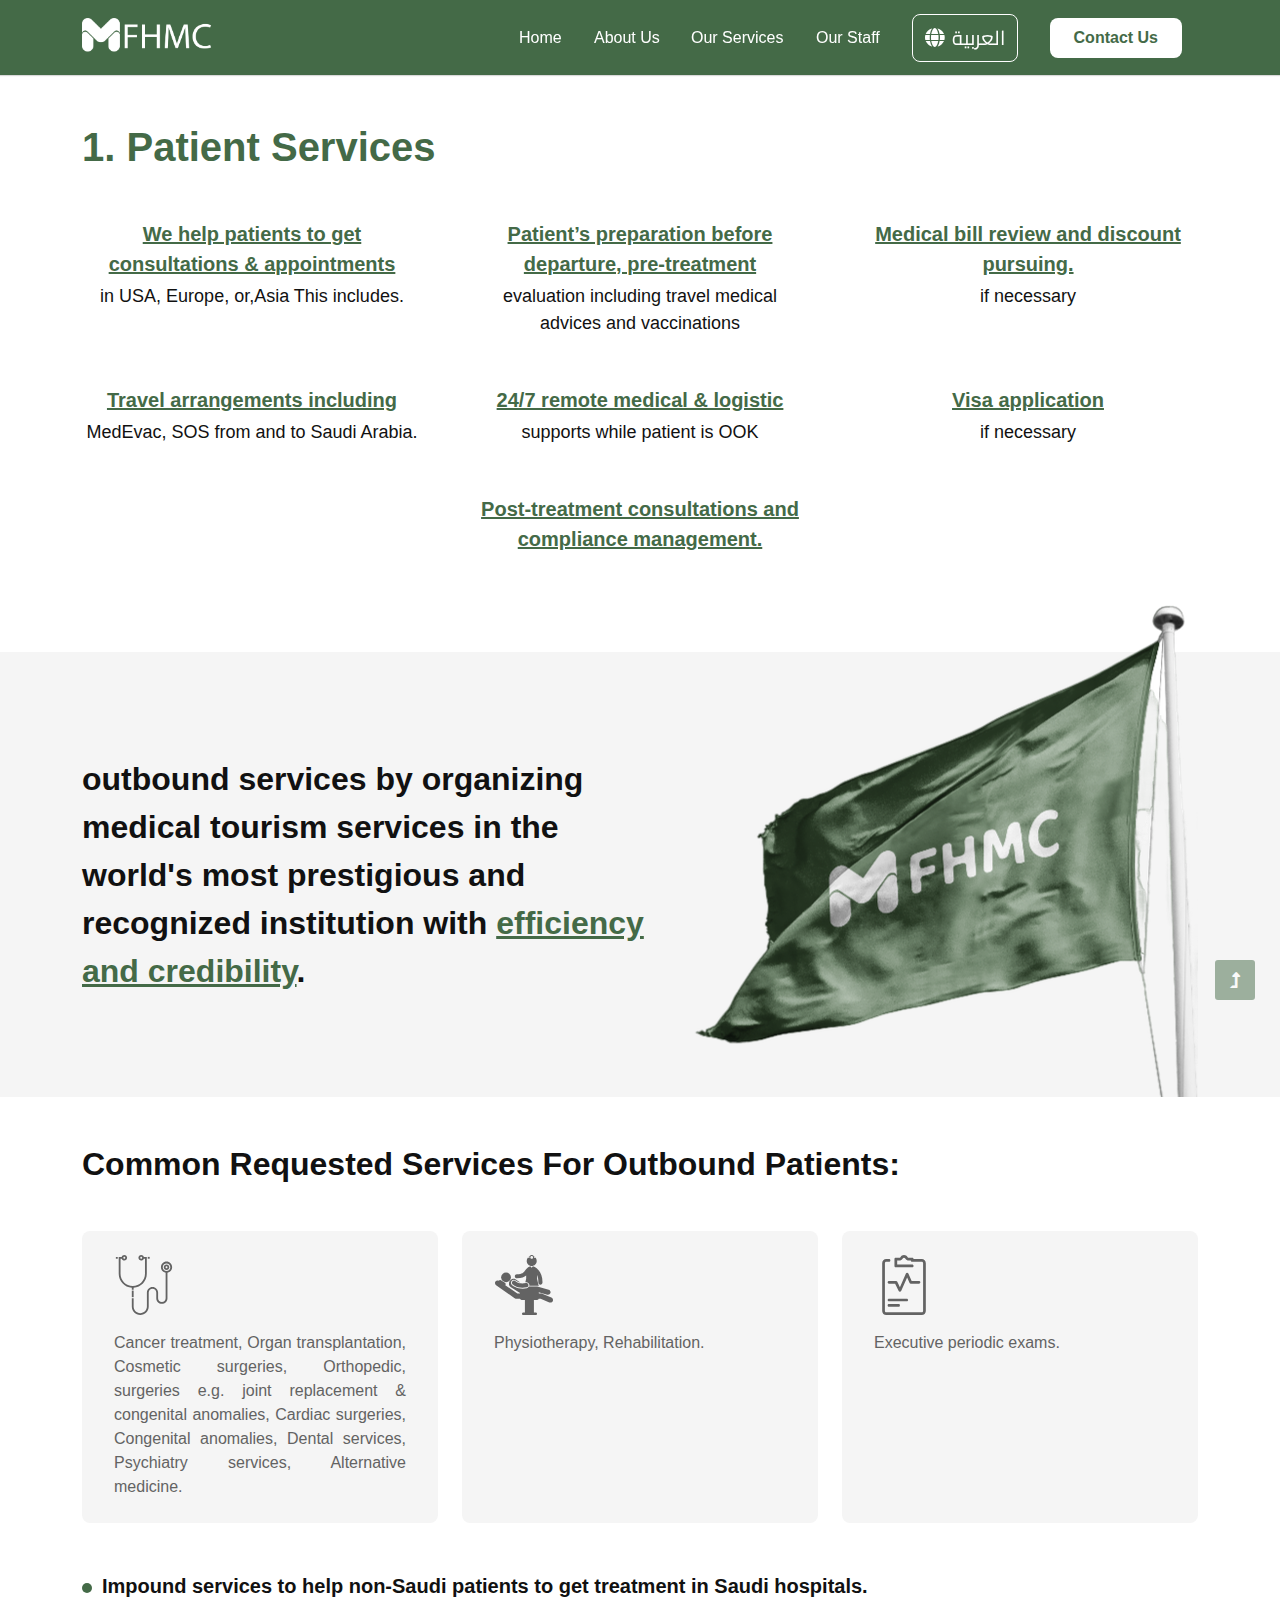
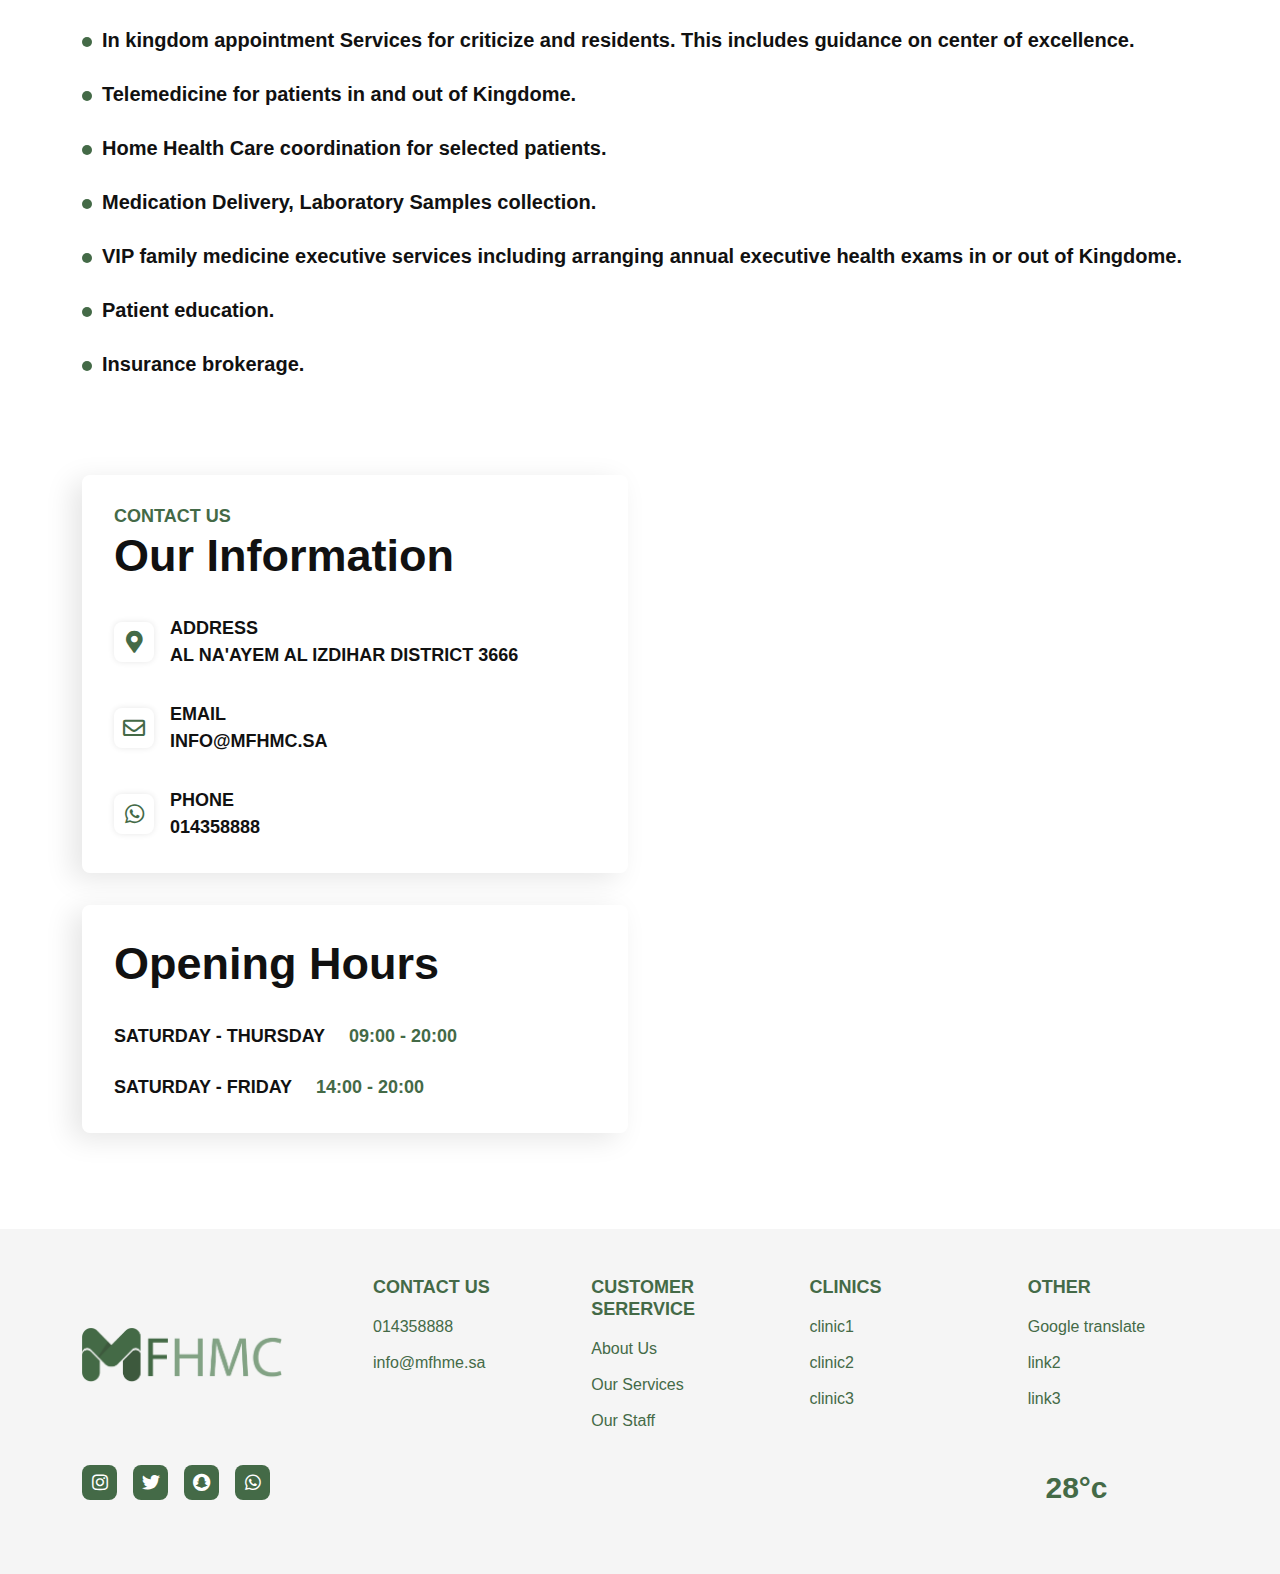
<file: service.html>
<!DOCTYPE html>
<html lang="en">

<head>

    <meta charset="UTF-8">
    
    <meta name="viewport" content="height=device-height, 
                      width=device-width, initial-scale=1.0, 
                      minimum-scale=1.0, maximum-scale=1.0, 
                      user-scalable=no">
    
    <meta name="theme-color" content="#446A47">

    <title>FHMC</title>

    <link rel="stylesheet" type="text/css" href="css/bootstrap.min.css">
    
    <link rel="stylesheet" type="text/css" href="css/all.min.css">
    
    <link rel='stylesheet' href='https://fonts.googleapis.com/css?family=Cairo'>
    
    <link rel="icon" href="img/logo-fhmc-icon.png" sizes="16x16 32x32 48x48 64x64">
    
    <link rel="stylesheet" type="text/css" href="css/swiper.css">
                                    
    <link rel="stylesheet" type="text/css" href="css/main.css">
    

</head>

<body>
    
    
    <!-- ***** header Start ***** -->
    
    <header class="top-nav" id="header">
    
        <div class="container h-100">
        
            <div class="navbar-content">
            
                <div class="nav-logo">
                    
                    <a class="d-block" href="index.html">
                    
                        <img class="img-fluid" src="img/logo-fhmc-white.png" alt="FHMC">
                    
                    </a>
                
                </div>
                
                <ul class="navbar-menu">
                
                    <li class="menu-item">
                    
                        <a class="navbar-link  hvr-underline-from-left" href="index.html"> home </a>
                    
                    </li>
                    <li class="menu-item">
                    
                        <a class="navbar-link  hvr-underline-from-left" href="about.html"> about us</a>
                    
                    </li>
                    <li class="menu-item">
                    
                        <a class="navbar-link  hvr-underline-from-left" href="services.html"> our services </a>
                    
                    </li>
                    <li class="menu-item">
                    
                        <a class="navbar-link  hvr-underline-from-left" href="#"> our staff </a>
                    
                    </li>
                    <li class="menu-item">
                    
                        <a class="lang-btn" href="contact_ar.html"> 
                            
                            <i class="fa-solid fa-globe"></i>
                            العربية 
                        </a>
                    
                    </li>
                    <li class="menu-item">
                    
                        <a class="contact-btn" href="contact.html">contact us</a>
                    </li>
                      
                </ul>
                
                <div class="nav-toggler mobile-item">
                            
                          
                    <svg width="100" height="100" viewBox="0 0 100 100">
                            <path class="line line1" d="M 20,29.000046 H 80.000231 C 80.000231,29.000046 94.498839,28.817352 94.532987,66.711331 94.543142,77.980673 90.966081,81.670246 85.259173,81.668997 79.552261,81.667751 75.000211,74.999942 75.000211,74.999942 L 25.000021,25.000058"></path>
                            <path class="line line2" d="M 20,50 H 80"></path>
                            <path class="line line3" d="M 20,70.999954 H 80.000231 C 80.000231,70.999954 94.498839,71.182648 94.532987,33.288669 94.543142,22.019327 90.966081,18.329754 85.259173,18.331003 79.552261,18.332249 75.000211,25.000058 75.000211,25.000058 L 25.000021,74.999942"></path>
                    </svg>
                          
                            
                </div>
            
            </div>
        
        </div>
    
    </header>
    
    <!-- ***** header End ***** -->
    
    
    <div class="page-wrapper">
        
    
        <section class="section-style services-details-section">
            
            <div class="services-details-area">
        
                <div class="container">

                    <div class="services-description-items">

                        <div class="service-desc-wrap" id="patient">

                            <div class="title-wrap mb-box mb-sm-5">

                                <h1 class="main-title subject-title">1. Patient Services</h1>

                            </div>
                            <div class="desc-rows">

                                <div class="row row-cols-lg-3 row-cols-md-2 gx-md-5 justify-content-center ">

                                    <div class="row-wrap">

                                        <div class="row-item">

                                            <span class="desc-m">We help patients to get consultations & appointments</span>
                                            <span class="desc-s">in USA, Europe, or,Asia This includes.</span>

                                        </div>

                                    </div>
                                    <div class="row-wrap">

                                        <div class="row-item">

                                            <span class="desc-m">Patient’s preparation before departure, pre-treatment</span>
                                            <span class="desc-s">evaluation including travel medical advices and vaccinations</span>

                                        </div>

                                    </div>
                                    <div class="row-wrap">

                                        <div class="row-item">

                                            <span class="desc-m">Medical bill review and discount pursuing.</span>
                                            <span class="desc-s">if necessary</span>

                                        </div>

                                    </div>
                                    <div class="row-wrap">

                                        <div class="row-item">

                                            <span class="desc-m">Travel arrangements including</span>
                                            <span class="desc-s">MedEvac, SOS from and to Saudi Arabia.</span>

                                        </div>

                                    </div>
                                    <div class="row-wrap">

                                        <div class="row-item">

                                            <span class="desc-m">24/7 remote medical & logistic</span>
                                            <span class="desc-s">supports while patient is OOK</span>

                                        </div>

                                    </div>
                                    <div class="row-wrap">

                                        <div class="row-item">

                                            <span class="desc-m">Visa application</span>
                                            <span class="desc-s">if necessary</span>

                                        </div>

                                    </div>
                                    <div class="row-wrap">

                                        <div class="row-item">

                                            <span class="desc-m">Post-treatment consultations and compliance management.</span>

                                        </div>

                                    </div>

                                </div>

                            </div>



                        </div>


                    </div>
                </div>

                <div class="desc-banner">

                   <div class="container">

                       <div class="row gx-lg-5 ">

                           <div class="col-lg">

                               <div class="banner-content">

                                   <p class="banner-text">

                                   outbound services by organizing medical tourism services in the world's most prestigious and recognized institution with <span>efficiency and credibility</span>.

                               </p>

                               </div>

                           </div>
                           <div class="col-xl-auto col-lg-5">

                               <div class="banner-img">

                                        <img class="img-fluid" src="img/flag_2.png" alt="imgDesc">

                                </div>

                           </div>

                       </div>             


                  </div> 

                </div>

                <div class="container">

                    <div class="services-description-items">
                    
                        <div class="service-desc-wrap">
                        
                            <div class="title-wrap small mb-box mb-sm-5">
                            
                                <h1 class="main-title ">Common requested services for outbound patients:</h1>
                            
                            </div>
                            
                            <div class="dec-boxes">
                            
                                <div class="row row-cols-lg-3 row-cols-md-2">
                                
                                    <div class="box-wrap col-md-12 col-lg-4">
                                
                                        <div class="box-item">
                                        
                                              <div class="item-icon">
                                            
                                                <svg xmlns="http://www.w3.org/2000/svg" xmlns:xlink="http://www.w3.org/1999/xlink" version="1.1" id="Layer_1" x="0px" y="0px" viewBox="0 0 512 512" style="enable-background:new 0 0 512 512;" xml:space="preserve"><g><g><rect x="15.967" y="16.145" transform="matrix(0.9999 -0.0164 0.0164 0.9999 -0.3892 0.3964)" width="16.017" height="15.574"/></g></g><g><g><rect x="287.991" y="16.164" width="16.612" height="15.574"/></g></g><g><g><path d="M254.639,16.014C251.406,6.704,242.551,0,232.154,0c-13.125,0-23.801,10.677-23.801,23.801s10.676,23.801,23.801,23.801    c10.397,0,19.252-6.704,22.485-16.014h9.761v128.33c0,57.516-46.792,104.309-104.309,104.309    c-57.516,0-104.309-46.793-104.309-104.309V31.588h9.762c3.233,9.31,12.088,16.014,22.485,16.014    c13.123,0,23.8-10.677,23.8-23.801C111.83,10.677,101.153,0,88.03,0C77.632,0,68.778,6.704,65.544,16.014H40.209v143.904    c0,63.377,49.436,115.416,111.77,119.603v16.971h15.574v-16.93c62.641-3.866,112.421-56.047,112.421-119.644V16.014H254.639z     M232.154,32.028c-4.536,0-8.227-3.691-8.227-8.227s3.691-8.227,8.227-8.227s8.227,3.691,8.227,8.227    S236.69,32.028,232.154,32.028z M88.03,15.574c4.536,0,8.226,3.691,8.226,8.227s-3.69,8.227-8.226,8.227s-8.227-3.691-8.227-8.227    S83.494,15.574,88.03,15.574z"/></g></g><g><g><rect x="151.98" y="303.762" width="15.574" height="56.066"/></g></g><g><g><path d="M448.339,56.048c-26.367,0-47.821,21.452-47.821,47.822c0,23.738,17.389,43.483,40.095,47.189v217.039    c0,17.781-14.438,32.247-32.186,32.247c-17.748,0-32.186-14.466-32.186-32.247v-48.042c0-26.369-21.425-47.821-47.76-47.821    c-26.334,0-47.76,21.452-47.76,47.821v120.103c0,31.026-25.383,56.268-56.585,56.268s-56.585-25.242-56.585-56.268v-72.027    h-15.574v72.027c0,39.614,32.371,71.842,72.159,71.842s72.159-32.228,72.159-71.842V320.055c0-17.781,14.438-32.247,32.186-32.247    c17.748,0,32.186,14.466,32.186,32.247v48.042c0,26.369,21.425,47.821,47.76,47.821c26.334,0,47.76-21.452,47.76-47.821V151.036    c22.646-3.756,39.973-23.471,39.973-47.166C496.159,77.5,474.707,56.048,448.339,56.048z M448.339,136.117    c-17.781,0-32.247-14.466-32.247-32.247c0-17.782,14.466-32.248,32.247-32.248s32.248,14.466,32.248,32.248    C480.586,121.651,466.12,136.117,448.339,136.117z"/></g></g><g><g><path d="M448.339,80.069c-13.125,0-23.801,10.677-23.801,23.801c0,13.124,10.676,23.801,23.801,23.801    s23.801-10.677,23.801-23.801C472.139,90.746,461.463,80.069,448.339,80.069z M448.339,112.096c-4.536,0-8.227-3.691-8.227-8.227    c0-4.536,3.691-8.227,8.227-8.227s8.227,3.691,8.227,8.227C456.566,108.406,452.875,112.096,448.339,112.096z"/></g></g></svg>
                                            
                                            </div>
                                          
                                            <p class="item-text">
                                            
                                                Cancer treatment, Organ transplantation, Cosmetic surgeries, Orthopedic, surgeries e.g. joint replacement & congenital anomalies, Cardiac surgeries, Congenital anomalies, Dental services, Psychiatry services, Alternative medicine.
                                            
                                            </p>
                                        
                                        </div>
                                    
                                    </div>
                                    <div class="box-wrap">
                                
                                        <div class="box-item">
                                        
                                            <div class="item-icon">
                                            
                                                    <svg xmlns="http://www.w3.org/2000/svg" xmlns:xlink="http://www.w3.org/1999/xlink" version="1.1" id="Capa_1" x="0px" y="0px" width="97.301px" height="97.302px" viewBox="0 0 97.301 97.302" style="enable-background:new 0 0 97.301 97.302;" xml:space="preserve"><g><g><path d="M51.583,45.473c-10.849,2.372-16.271-2.68-16.553-2.95c-1.37-1.367-3.587-1.379-4.97-0.021    c-1.393,1.366-1.414,3.604-0.048,4.996c0.271,0.276,5.706,5.671,16.019,5.671c2.144,0,4.499-0.231,7.062-0.793    c1.906-0.417,3.112-2.302,2.695-4.206C55.372,46.263,53.488,45.058,51.583,45.473z"/><circle cx="19.542" cy="36.266" r="7.948"/><path d="M93.032,68.812l-14.885-6.012c-0.516-0.207-1.066-0.314-1.621-0.314h-3.793v-0.824c0-0.422-0.109-0.814-0.291-1.165    l14.032,3.829c0.371,0.101,0.744,0.15,1.111,0.15c1.85,0,3.545-1.23,4.056-3.102c0.612-2.242-0.709-4.557-2.951-5.167    l-18.484-5.046c-0.367-0.1-0.728-0.1-1.13-0.098l-12.601,0.012c-0.587,1.387-1.812,2.48-3.391,2.826    c-2.079,0.455-4.195,0.686-6.292,0.686c-10.229,0-17.198-5.469-17.489-5.702c-1.002-0.799-1.634-1.941-1.777-3.215    c-0.145-1.275,0.216-2.53,1.017-3.534c0.916-1.15,2.286-1.809,3.757-1.809c1.074,0,2.131,0.367,2.976,1.034    c0.142,0.11,2.877,2.199,7.226,3.151l-7.761-5.004c-2.736-1.766-6.12-0.547-8.106,1.332c0,0-0.664,0.567-1.13,1.326    c-0.446,0.726-0.794,1.631-0.794,1.631L24.7,43.819c-0.899,2.602-0.61,6.175,2.136,7.947l14.744,9.508    c0.175,0.113,0.354,0.215,0.532,0.305c0,0.027-0.008,0.055-0.008,0.082v0.824h-4.193l-19.614-13.61    c0.097-0.106,0.19-0.22,0.27-0.347c0.72-1.15,0.371-2.667-0.78-3.389l-6.677-4.182c-1.121-0.703-2.584-0.384-3.327,0.698    c-1.888-0.923-4.214-0.372-5.449,1.407c-1.363,1.964-0.876,4.662,1.089,6.025l30.665,21.285c0.724,0.504,1.586,0.772,2.468,0.772    h5.717c0.364,0.981,1.302,1.684,2.407,1.684h5.439V93.15H47.47c-1.146,0-2.074,0.93-2.074,2.076s0.929,2.075,2.074,2.075h20.232    c1.146,0,2.075-0.929,2.075-2.075s-0.93-2.076-2.075-2.076h-2.983V72.828h5.438c1.106,0,2.043-0.702,2.408-1.684h3.119    l14.105,5.697c0.53,0.215,1.079,0.316,1.618,0.316c1.716,0,3.336-1.024,4.017-2.709C96.32,72.23,95.25,69.708,93.032,68.812z"/><path d="M37.083,37.846c7.871,0,12.233-2.105,15.077-4.597v5.456c-0.254,1.096-0.72,3.132-1.27,5.574    c0.211-0.042,0.419-0.076,0.63-0.122c0.342-0.075,0.688-0.112,1.033-0.112c2.246,0,4.227,1.594,4.708,3.791    c0.14,0.643,0.144,1.283,0.032,1.893l11.989-0.06c0.527,0,0.989,0.062,1.475,0.192l1.756,0.48    c-0.998-4.874-2.133-9.672-2.601-11.613v-6.485c1.287,2.681,2.091,6.522,2.009,12.41c-0.026,1.858,1.46,3.387,3.318,3.413    c0.018,0,0.032,0,0.049,0c1.837,0,3.34-1.476,3.363-3.319c0.225-16.004-7.793-23.512-15.5-26.364    c-0.008-0.002-0.016-0.002-0.021-0.004l-2.097,2.199l-2.159-2.175c-1.202,0.295-2.378,0.833-3.404,1.565    c-0.029,0.016-2.987,2.183-5.058,5.072c-2.41,3.259-4.491,6.072-13.332,6.072c-1.858,0-3.366,1.508-3.366,3.367    C33.716,36.339,35.224,37.846,37.083,37.846z"/><path d="M61.164,17.722c4.487,0,8.128-3.638,8.128-8.127c0-1.877-0.651-3.592-1.725-4.965h-2.628V3.397h1.444    c-0.506-0.425-1.056-0.799-1.654-1.092C64.113,0.949,62.75,0,61.166,0c-1.582,0-2.941,0.947-3.562,2.302    c-0.601,0.293-1.152,0.669-1.659,1.095h1.65V4.63H54.76c-1.068,1.373-1.722,3.088-1.722,4.965    C53.04,14.084,56.676,17.722,61.164,17.722z M61.166,1.714c1.219,0,2.208,0.99,2.208,2.208S62.384,6.13,61.166,6.13    c-1.217,0-2.206-0.99-2.206-2.208S59.949,1.714,61.166,1.714z"/></g></g></svg>
                                            
                                            </div>
                                            <p class="item-text">
                                            
                                                Physiotherapy, Rehabilitation.
                                            </p>
                                        
                                        </div>
                                    
                                    </div>
                                    <div class="box-wrap">
                                
                                        <div class="box-item">
                                        
                                            <div class="item-icon">
                                            
                                                <svg xmlns="http://www.w3.org/2000/svg" xmlns:xlink="http://www.w3.org/1999/xlink" version="1.1" id="Layer_1" x="0px" y="0px" viewBox="0 0 512 512" style="enable-background:new 0 0 512 512;" xml:space="preserve"><g><g><path d="M384,221.091h-62.836l-27.927-62.836c-2.327-4.655-5.818-6.982-10.473-6.982c-4.655,0-9.309,2.327-10.473,6.982    l-51.2,116.364l-22.109-46.545c-2.327-3.491-5.818-6.982-10.473-6.982H128c-6.982,0-11.636,4.655-11.636,11.636    s4.655,11.636,11.636,11.636h52.364l30.255,62.836c2.327,3.491,5.818,6.982,10.473,6.982s8.145-2.327,10.473-6.982l51.2-115.2    l20.945,46.545c1.164,3.491,5.818,5.818,10.473,5.818H384c6.982,0,11.636-4.655,11.636-11.636S390.982,221.091,384,221.091z"/></g></g><g><g><path d="M407.273,34.909h-69.818c0-6.982-4.655-11.636-11.636-11.636h-29.091c-4.655,0-8.145-2.327-9.309-4.655    C280.436,6.982,268.8,0,256,0s-24.436,6.982-30.255,18.618c-2.327,2.327-5.818,4.655-10.473,4.655h-29.091    c-6.982,0-11.636,4.655-11.636,11.636v58.182c0,6.982,4.655,11.636,11.636,11.636h139.636c6.982,0,11.636-4.655,11.636-11.636    c0-6.982-4.655-11.636-11.636-11.636h-128V46.545h17.455c12.8,0,24.436-6.982,30.255-17.455c4.655-8.145,16.291-6.982,20.945,0    c5.818,10.473,17.455,17.455,30.255,17.455h17.455c0,6.982,4.655,11.636,11.636,11.636h81.455c6.982,0,11.636,4.655,11.636,11.636    v407.273c0,6.982-4.655,11.636-11.636,11.636H104.727c-6.982,0-11.636-4.655-11.636-11.636V69.818    c0-6.982,4.655-11.636,11.636-11.636H128c6.982,0,11.636-4.655,11.636-11.636S134.982,34.909,128,34.909h-23.273    c-19.782,0-34.909,15.127-34.909,34.909v407.273c0,19.782,15.127,34.909,34.909,34.909h302.545    c19.782,0,34.909-15.127,34.909-34.909V69.818C442.182,50.036,427.055,34.909,407.273,34.909z"/></g></g><g><g><path d="M279.273,372.364H128c-6.982,0-11.636,4.655-11.636,11.636s4.655,11.636,11.636,11.636h151.273    c6.982,0,11.636-4.655,11.636-11.636S286.255,372.364,279.273,372.364z"/></g></g><g><g><path d="M209.455,418.909H128c-6.982,0-11.636,4.655-11.636,11.636s4.655,11.636,11.636,11.636h81.455    c6.982,0,11.636-4.655,11.636-11.636S216.436,418.909,209.455,418.909z"/></g></g></svg>
                                                
                                            
                                            </div>
                                            <p class="item-text">
                                            
                                               Executive periodic exams.
                                            </p>
                                        
                                        </div>
                                    
                                    </div>
                                
                                </div>
                            </div>
                            
                            <div class="texts-list-wrap">
                            
                                <ul class="texts-list">
                                
                                    <li class="list-item">Impound services to help non-Saudi patients to get treatment in Saudi hospitals.</li>
                                    <li class="list-item">In kingdom appointment Services for criticize and residents. This includes guidance on center of excellence.</li>
                                    <li class="list-item">Telemedicine for patients in and out of Kingdome.</li>
                                    <li class="list-item">Home Health Care coordination for selected patients.</li>
                                    <li class="list-item">Medication Delivery, Laboratory Samples collection.</li>
                                    <li class="list-item">VIP family medicine executive services including arranging annual executive health exams in or out of Kingdome.</li>
                                    <li class="list-item">Patient education.</li>
                                    <li class="list-item">Insurance brokerage.</li>
                                
                                </ul>
                            
                            </div>
                        
                        </div>
                    
                    </div>

                </div>

            </div>
        
        </section>
        
        
        <!-- ***** contact-us-section Start ***** -->
        
        <section class="section-style contact-us-section">
        
            <div class="container">
            
                <div class="contact-area">
                
                    <div class="row">
                    
                        <div class="col-lg-6">
                        
                            <div class="contact-boxes">
                            
                                <div class="box-item info-box padding-box">
                                
                                    <div class="title-wrap ">
                                        <span class="sub-title">contact us</span>
                                        <h1 class="main-title">our information</h1>
                                    </div>
                                    <div class="info-items">
                                    
                                        <div class="info-item">
                                        
                                            <div class="info-icon"><i class="fas fa-map-marker-alt"></i></div>
                                            <div class="info-texts">
                                            
                                                <span class="text-item info-title">ADDRESS</span>
                                                <span class="text-item info-val">AL NA'AYEM AL IZDIHAR DISTRICT 3666</span>
                                            
                                            </div>
                                        
                                        </div>
                                        <div class="info-item">
                                        
                                            <div class="info-icon"><i class="far fa-envelope"></i></div>
                                            <div class="info-texts">
                                            
                                                <span class="text-item info-title">EMAIL</span>
                                                <a href="#" class="text-item info-val">INFO@MFHMC.SA</a>
                                            
                                            </div>
                                        
                                        </div>
                                        <div class="info-item">
                                        
                                            <div class="info-icon"><i class="fab fa-whatsapp"></i></div>
                                            <div class="info-texts">
                                            
                                                <span class="text-item info-title">PHONE</span>
                                                <span class="text-item info-val">014358888</span>
                                            
                                            </div>
                                        
                                        </div>
                                        
                                    </div>
                                
                                </div>
                                <div class="box-item hours-box padding-box">
                                
                                    <div class="title-wrap ">
                                        <h1 class="main-title">Opening Hours</h1>
                                    </div>
                                    <div class="info-items">
                                    
                                        <div class="info-item">
                                        
                                            <div class="info-texts ">
                                            
                                                <span class="text-item info-title">SATURDAY - THURSDAY</span>
                                                <span class="text-item info-val">09:00 - 20:00</span>
                                            
                                            </div>
                                        
                                        </div>
                                        <div class="info-item">
                                        
                                            <div class="info-texts ">
                                            
                                                <span class="text-item info-title">SATURDAY - FRIDAY</span>
                                                <span class="text-item info-val">14:00 - 20:00</span>
                                            
                                            </div>
                                        
                                        </div>
                                        
                                    </div>
                                
                                </div>
                            
                            </div>
                        
                        </div>
                        
                        <div class="col-lg-6">
                        
                           <div class="map-container mt-box mt-lg-0" id="map">

                               <iframe src="https://www.google.com/maps/embed?pb=!1m18!1m12!1m3!1d28979.453789321382!2d46.753383950057724!3d24.780666225054798!2m3!1f0!2f0!3f0!3m2!1i1024!2i768!4f13.1!3m3!1m2!1s0x3e2efda2e71a4331%3A0xf746e0fda2277c89!2z2KfZhNin2LLYr9mH2KfYsdiMINin2YTYsdmK2KfYtiDYp9mE2LPYudmI2K_Zitip!5e0!3m2!1sar!2seg!4v1663162736376!5m2!1sar!2seg"  style="border:0;" allowfullscreen="" loading="lazy" referrerpolicy="no-referrer-when-downgrade"></iframe>

                            </div>

                        </div>
                    
                    </div>
                
                </div>
            
            </div>
        
        </section>
        
        <!-- ***** contact-us-section End ***** -->
        
        <!-- ***** footer Start ***** -->
        
        <footer class="section-style w-bg mb-0">
        
            <div class="container">
            
                <div class="row gx-lg-5 ">
                
                    <div class="col-lg-3 col-12">
                    
                        <div class="footer-col">
                        
                            <a class="footer-logo" href="index.html">
                            
                                <img class="img-fluid" src="img/logo-fhmc.png" alt="FHMC">
                            
                            </a>
                        
                        </div>
                    
                    </div>
                    
                    <div class="col-md">
                    
                        <div class="footer-col">
                        
                            <div class="footer-menu">
                            
                                <h3 class="menu-title">CONTACT US</h3>
                                <ul class="menu-list">
                                
                                    <li class="list-item">
                                    
                                        <a class="item-link" href="#">014358888</a>
                                    
                                    </li>
                                    <li class="list-item">
                                    
                                        <a class="item-link" href="#">info@mfhme.sa</a>
                                    
                                    </li>
                                  
                                
                                </ul>
                            
                            </div>
                        
                        </div>
                    
                    </div>
                    
                    <div class="col-md">
                    
                        <div class="footer-col">
                        
                            <div class="footer-menu">
                            
                                <h3 class="menu-title">CUSTOMER SERERVICE</h3>
                                <ul class="menu-list">
                                
                                    <li class="list-item">
                                    
                                        <a class="item-link" href="about.html">About Us</a>
                                    
                                    </li>
                                    <li class="list-item">
                                    
                                        <a class="item-link" href="services.html">Our Services</a>
                                    
                                    </li>
                                    <li class="list-item">
                                    
                                        <a class="item-link" href="#">Our Staff</a>
                                    
                                    </li>
                                  
                                
                                </ul>
                            
                            </div>
                        
                        </div>
                    
                    
                    </div>
                    
                 
                    <div class="col-md">
                    
                        <div class="footer-col">
                        
                            <div class="footer-menu">
                            
                                <h3 class="menu-title">Clinics</h3>
                                <ul class="menu-list">
                                
                                    <li class="list-item">
                                    
                                        <a class="item-link" href="#">clinic1</a>
                                    
                                    </li>
                                    <li class="list-item">
                                    
                                        <a class="item-link" href="#">clinic2</a>
                                    
                                    </li>
                                    <li class="list-item">
                                    
                                        <a class="item-link" href="#">clinic3</a>
                                    
                                    </li>
                                  
                                
                                </ul>
                            
                            </div>
                        
                        </div>
                    
                    
                    </div>

                    <div class="col-md">
                    
                        <div class="footer-col">
                        
                            <div class="footer-menu">
                            
                                <h3 class="menu-title">Other</h3>
                                <ul class="menu-list">
                                
                                    <li class="list-item">
                                    
                                        <a class="item-link" target="_blank" href="https://translate.google.com/?hl=ar&sl=en&tl=ar&op=translate">Google translate</a>
                                    
                                    </li>
                                    <li class="list-item">
                                    
                                        <a class="item-link" href="#">link2</a>
                                    
                                    </li>
                                    <li class="list-item">
                                    
                                        <a class="item-link" href="#">link3</a>
                                    
                                    </li>
                                  
                                
                                </ul>
                            
                            </div>
                        
                        </div>
                    
                    
                    </div>

                    
                    <div class="col-md col-9">
                    
                        <div class="footer-col">
                        
                            <div class="social-list">
                            
                                <a href="#"><i class="fab fa-instagram"></i></a>
                                <a href="#"><i class="fab fa-twitter"></i></a>
                                <a href="#"><i class="fab fa-snapchat-ghost"></i></a>
                                <a href="#"><i class="fa-brands fa-whatsapp"></i></a>
                                
                            </div>
                            
                        </div>
                    
                    </div>
                    <div class="col-md col-3 mb-5 d-flex align-items-start justify-content-center">
                        <span class="temperature ">28&deg;c</span>
                    </div>
                </div>
            
            </div>
        
        </footer>
        
        <!-- ***** footer End ***** -->
     
        
    </div>
    
    
    <!-- ***** scrollup-btn Start ***** -->
    <div class="scrollup" id="scrollup">
        
            <i class="fas fa-level-up-alt"></i>
        
    </div>
    <!-- ***** scrollup-btn Start ***** -->
    

    
    
    <!-- jquery 3.5.1   -->
    <script src="js/jquery-3.5.1.min.js"></script>
    
     <!-- bootstrap v5   -->
    <script src="js/bootstrap.bundle.min.js"></script>
     
    <!-- matchHeight jquery plugin   -->
    <script src="js/jquery.matchHeight-min.js"></script>
    
    <!-- swiper js   -->
    <script src="js/swiper.js"></script>
    
     <!-- main style js   -->
    <script src="js/main.js"></script>
    

    
  
    
</body>

</html>
</file>
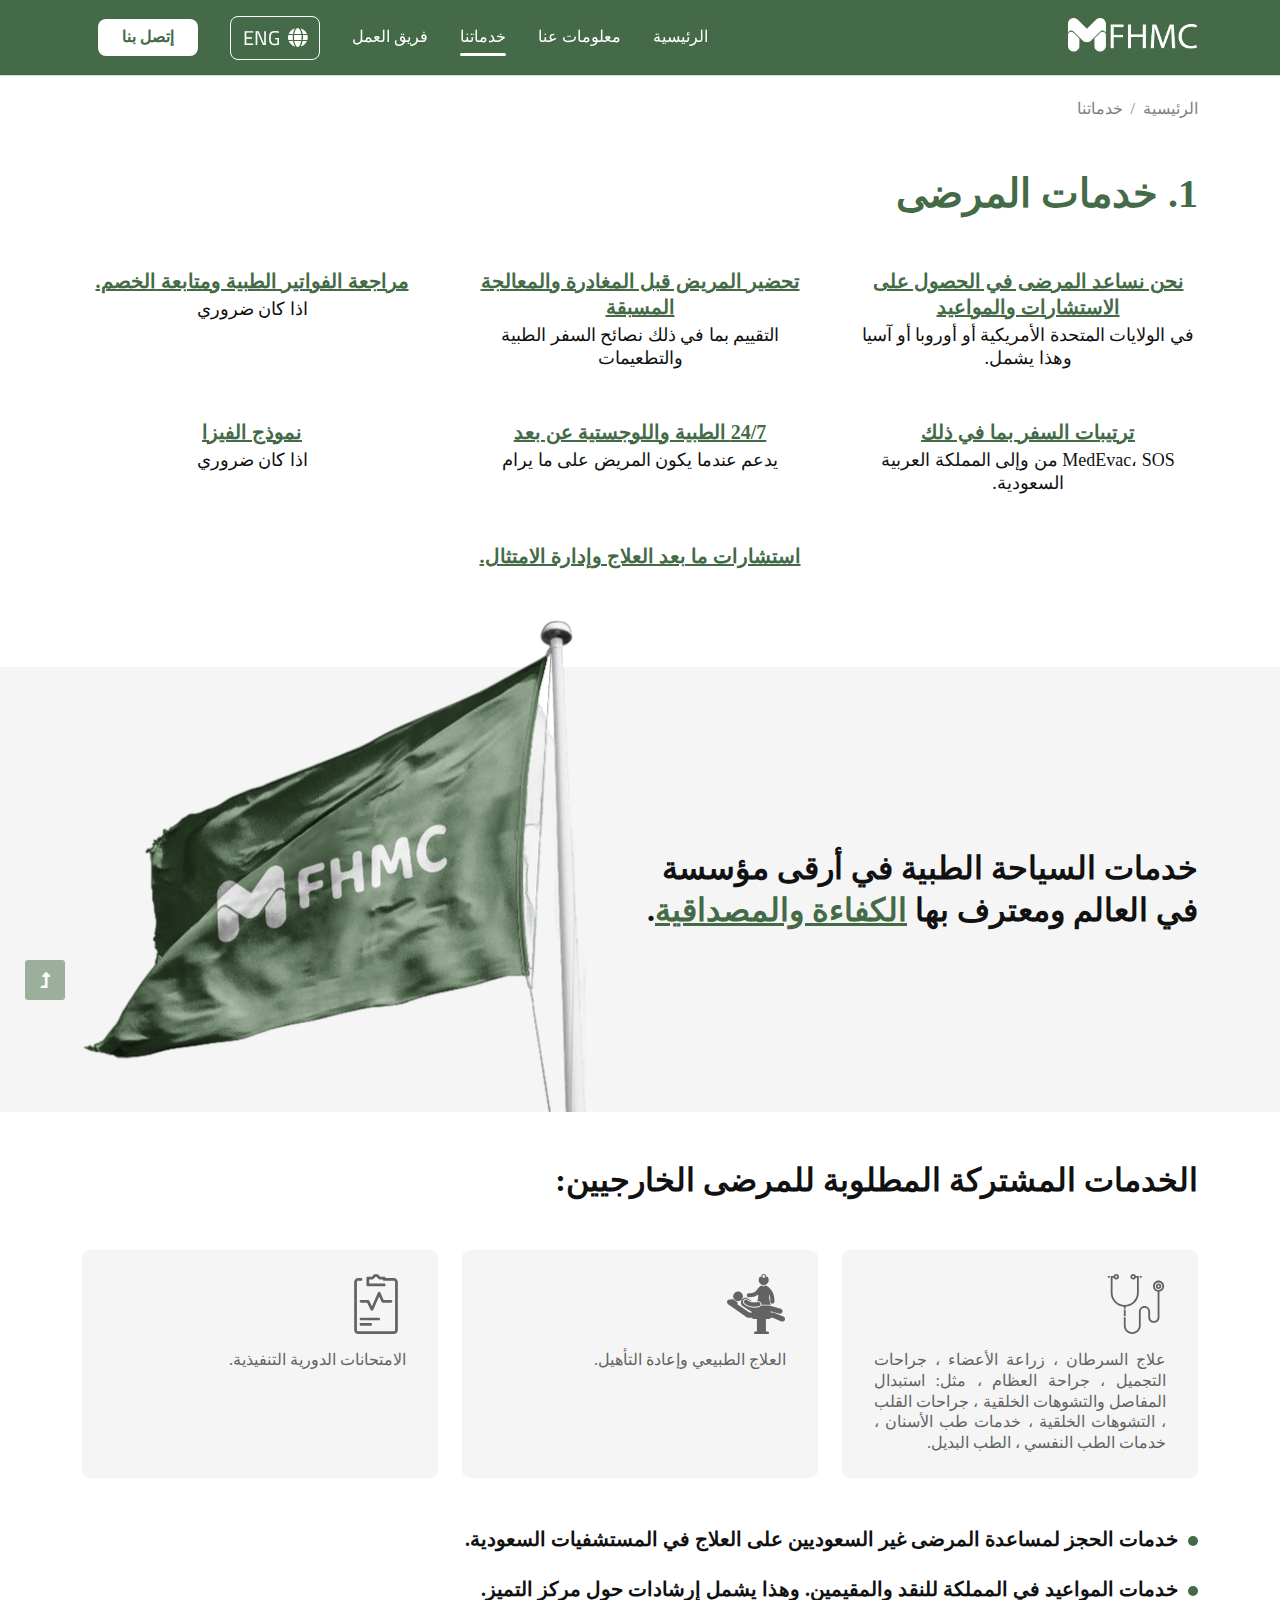
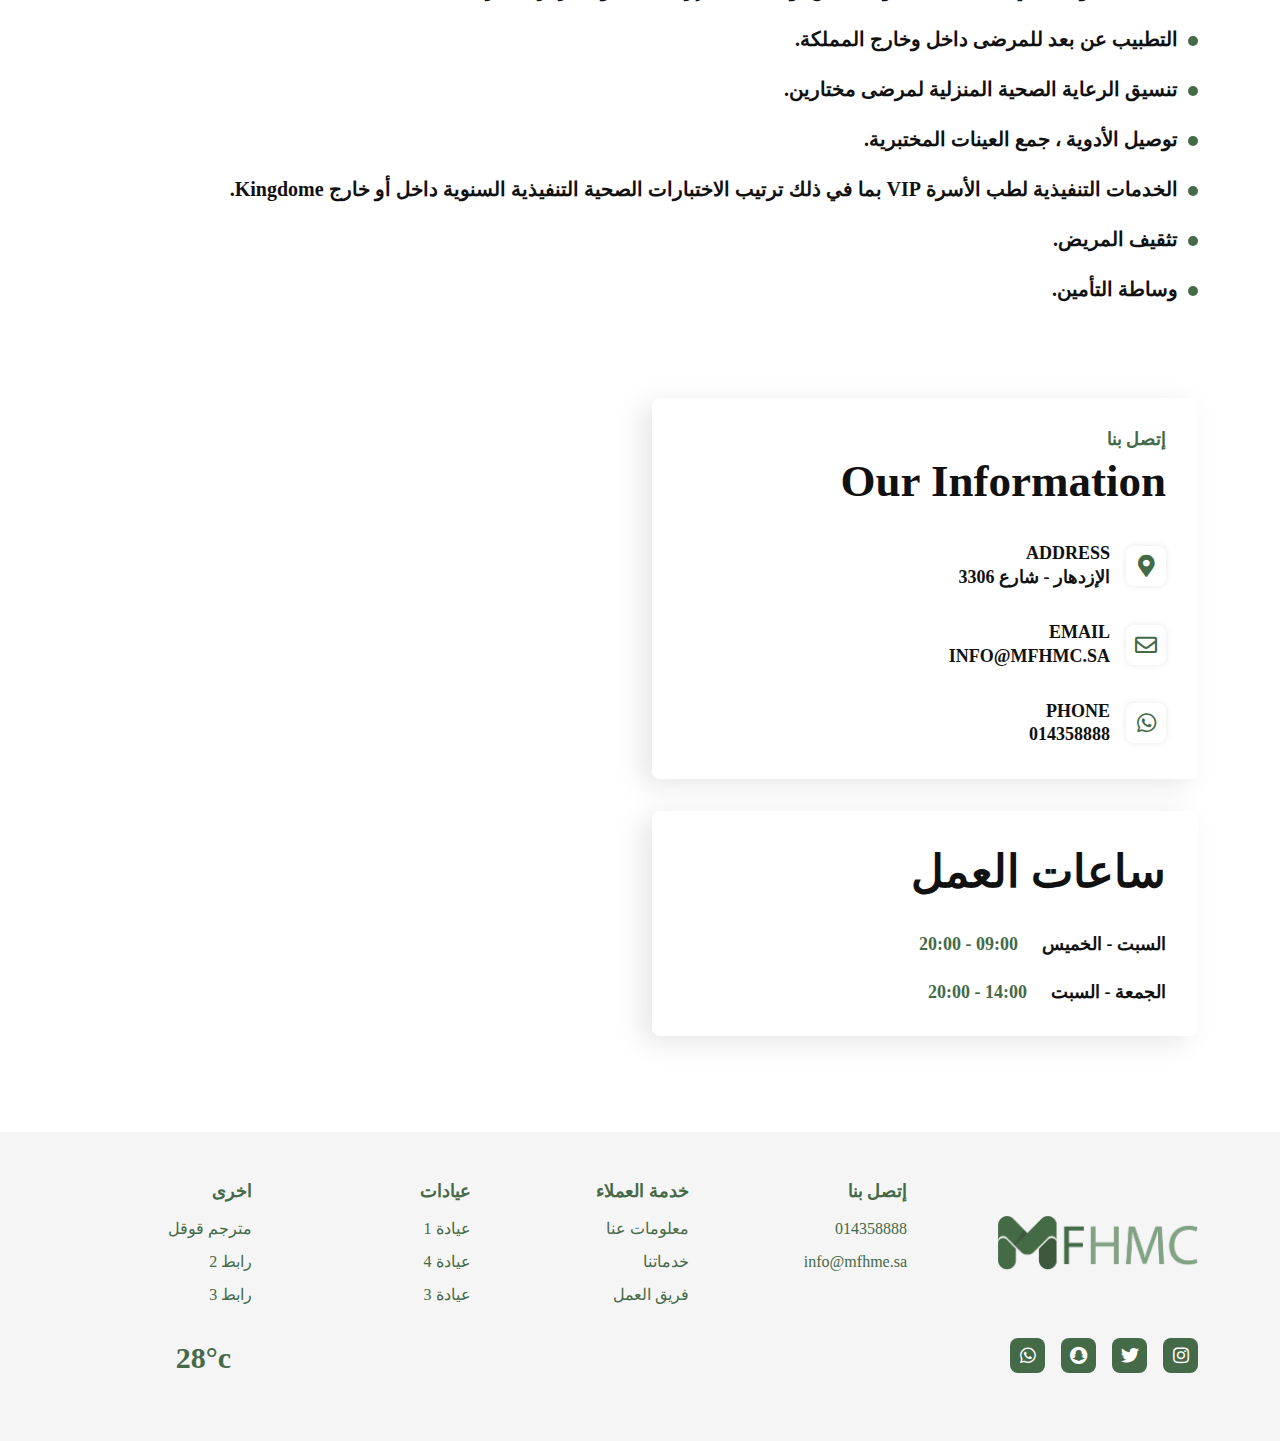
<file: service_ar.html>
<!DOCTYPE html>
<html lang="ar">

<head>

    <meta charset="UTF-8">
    
    <meta name="viewport" content="height=device-height, 
                      width=device-width, initial-scale=1.0, 
                      minimum-scale=1.0, maximum-scale=1.0, 
                      user-scalable=no">
    
    <meta name="theme-color" content="#446A47">

    <title>FHMC</title>

    <link rel="stylesheet" type="text/css" href="css/bootstrap.min.css">
    
    <link rel="stylesheet" type="text/css" href="css/all.min.css">
    
    <link rel='stylesheet' href='https://fonts.googleapis.com/css?family=Cairo'>
    
    <link rel="icon" href="img/logo-fhmc-icon.png" sizes="16x16 32x32 48x48 64x64">
    
    <link rel="stylesheet" type="text/css" href="css/swiper.css">
                                    
    <link rel="stylesheet" type="text/css" href="css/main.css">
    
    <link rel="stylesheet" type="text/css" href="css/rtl.css">
    

</head>

<body>
    
    
    <!-- ***** header Start ***** -->
    
    <header class="top-nav" id="header">
    
        <div class="container h-100">
        
            <div class="navbar-content">
            
                <div class="nav-logo">
                    
                    <a class="d-block" href="index_ar.html">
                    
                        <img class="img-fluid" src="img/logo-fhmc-white.png" alt="FHMC">
                    
                    </a>
                
                </div>
                
                <ul class="navbar-menu">
                
                    <li class="menu-item">
                    
                        <a class="navbar-link  hvr-underline-from-left" href="index_ar.html"> الرئيسية </a>
                    
                    </li>
                    <li class="menu-item">
                    
                        <a class="navbar-link  hvr-underline-from-left" href="about_ar.html"> معلومات عنا</a>
                    
                    </li>
                    <li class="menu-item">
                    
                        <a class="navbar-link  hvr-underline-from-left active" href="services_ar.html"> خدماتنا </a>
                    
                    </li>
                    <li class="menu-item">
                    
                        <a class="navbar-link  hvr-underline-from-left " href="staff_ar.html"> فريق العمل </a>
                    
                    </li>
                    <li class="menu-item">
                    
                        <a class="lang-btn" href="service.html"> 
                            
                            <i class="fa-solid fa-globe"></i>
                            ENG 
                        </a>
                    
                    </li>
                   
                    <li class="menu-item">
                    
                        <a class="contact-btn" href="contact_ar.html">إتصل بنا</a>
                    </li>
                    
                   
                      
                </ul>
                
                <div class="nav-toggler mobile-item">
                            
                          
                    <svg width="100" height="100" viewBox="0 0 100 100">
                            <path class="line line1" d="M 20,29.000046 H 80.000231 C 80.000231,29.000046 94.498839,28.817352 94.532987,66.711331 94.543142,77.980673 90.966081,81.670246 85.259173,81.668997 79.552261,81.667751 75.000211,74.999942 75.000211,74.999942 L 25.000021,25.000058"></path>
                            <path class="line line2" d="M 20,50 H 80"></path>
                            <path class="line line3" d="M 20,70.999954 H 80.000231 C 80.000231,70.999954 94.498839,71.182648 94.532987,33.288669 94.543142,22.019327 90.966081,18.329754 85.259173,18.331003 79.552261,18.332249 75.000211,25.000058 75.000211,25.000058 L 25.000021,74.999942"></path>
                    </svg>
                          
                            
                </div>
            
            </div>
        
        </div>
    
    </header>
    
    <!-- ***** header End ***** -->
        
    
    <div class="page-wrapper">
        
        <!-- ***** breadcrumb-section Start ***** -->
        
        <section class="breadcrumb-section">
    
            <div class="container">

                <nav class="breadcrumb-nav" aria-label="breadcrumb">
                    
                  <ol class="breadcrumb">
                    <li class="breadcrumb-item"><a href="index_ar.html">الرئيسية</a></li>
                    <li class="breadcrumb-item active" aria-current="page"> خدماتنا</li>


                  </ol>
                    
                </nav>

            </div>

            

        </section>
        
        <!-- ***** breadcrumb-section End ***** -->
        
        
        
        <!-- ***** services-details-section Start ***** -->
        
        <section class="section-style services-details-section">
            
            <div class="services-details-area">
        
                <div class="container">

                    <div class="services-description-items" id="patient">

                        <div class="service-desc-wrap">

                            <div class="title-wrap mb-box mb-sm-5">

                                <h1 class="main-title subject-title">1. خدمات المرضى</h1>

                            </div>
                            <div class="desc-rows">

                                <div class="row row-cols-lg-3 row-cols-md-2 gx-md-5 justify-content-center ">

                                    <div class="row-wrap">

                                        <div class="row-item">

                                            <span class="desc-m">نحن نساعد المرضى في الحصول على الاستشارات والمواعيد</span>
                                            <span class="desc-s">في الولايات المتحدة الأمريكية أو أوروبا أو آسيا وهذا يشمل.</span>

                                        </div>

                                    </div>
                                    <div class="row-wrap">

                                        <div class="row-item">

                                            <span class="desc-m">تحضير المريض قبل المغادرة والمعالجة المسبقة</span>
                                            <span class="desc-s">التقييم بما في ذلك نصائح السفر الطبية والتطعيمات</span>

                                        </div>

                                    </div>
                                    <div class="row-wrap">

                                        <div class="row-item">

                                            <span class="desc-m">مراجعة الفواتير الطبية ومتابعة الخصم.</span>
                                            <span class="desc-s">اذا كان ضروري</span>

                                        </div>

                                    </div>
                                    <div class="row-wrap">

                                        <div class="row-item">

                                            <span class="desc-m">ترتيبات السفر بما في ذلك</span>
                                            <span class="desc-s">MedEvac، SOS من وإلى المملكة العربية السعودية.</span>

                                        </div>

                                    </div>
                                    <div class="row-wrap">

                                        <div class="row-item">

                                            <span class="desc-m">24/7 الطبية واللوجستية عن بعد</span>
                                            <span class="desc-s">يدعم عندما يكون المريض على ما يرام</span>

                                        </div>

                                    </div>
                                    <div class="row-wrap">

                                        <div class="row-item">

                                            <span class="desc-m">نموذج الفيزا</span>
                                            <span class="desc-s">اذا كان ضروري</span>

                                        </div>

                                    </div>
                                    <div class="row-wrap">

                                        <div class="row-item">

                                            <span class="desc-m">استشارات ما بعد العلاج وإدارة الامتثال.</span>

                                        </div>

                                    </div>

                                </div>

                            </div>



                        </div>


                    </div>
                </div>

                <div class="desc-banner">

                   <div class="container">

                       <div class="row gx-lg-5 ">

                           <div class="col-lg">

                               <div class="banner-content">

                                   <p class="banner-text">

                                    خدمات السياحة الطبية في أرقى مؤسسة في العالم ومعترف بها <span>الكفاءة والمصداقية</span>.

                               </p>

                               </div>

                           </div>
                           <div class="col-xl-auto col-lg-5">

                               <div class="banner-img">

                                        <img class="img-fluid" src="img/flag_2.png" alt="imgDesc">

                                </div>

                           </div>

                       </div>             


                  </div> 

                </div>

                <div class="container">

                    <div class="services-description-items">
                    
                        <div class="service-desc-wrap">
                        
                            <div class="title-wrap small mb-box mb-sm-5">
                            
                                <h1 class="main-title ">الخدمات المشتركة المطلوبة للمرضى الخارجيين:</h1>
                            
                            </div>
                            
                            <div class="dec-boxes">
                            
                                <div class="row row-cols-lg-3 row-cols-md-2">
                                
                                    <div class="box-wrap col-md-12 col-lg-4">
                                
                                        <div class="box-item">
                                        
                                              <div class="item-icon">
                                            
                                                <svg xmlns="http://www.w3.org/2000/svg" xmlns:xlink="http://www.w3.org/1999/xlink" version="1.1" id="Layer_1" x="0px" y="0px" viewBox="0 0 512 512" style="enable-background:new 0 0 512 512;" xml:space="preserve"><g><g><rect x="15.967" y="16.145" transform="matrix(0.9999 -0.0164 0.0164 0.9999 -0.3892 0.3964)" width="16.017" height="15.574"/></g></g><g><g><rect x="287.991" y="16.164" width="16.612" height="15.574"/></g></g><g><g><path d="M254.639,16.014C251.406,6.704,242.551,0,232.154,0c-13.125,0-23.801,10.677-23.801,23.801s10.676,23.801,23.801,23.801    c10.397,0,19.252-6.704,22.485-16.014h9.761v128.33c0,57.516-46.792,104.309-104.309,104.309    c-57.516,0-104.309-46.793-104.309-104.309V31.588h9.762c3.233,9.31,12.088,16.014,22.485,16.014    c13.123,0,23.8-10.677,23.8-23.801C111.83,10.677,101.153,0,88.03,0C77.632,0,68.778,6.704,65.544,16.014H40.209v143.904    c0,63.377,49.436,115.416,111.77,119.603v16.971h15.574v-16.93c62.641-3.866,112.421-56.047,112.421-119.644V16.014H254.639z     M232.154,32.028c-4.536,0-8.227-3.691-8.227-8.227s3.691-8.227,8.227-8.227s8.227,3.691,8.227,8.227    S236.69,32.028,232.154,32.028z M88.03,15.574c4.536,0,8.226,3.691,8.226,8.227s-3.69,8.227-8.226,8.227s-8.227-3.691-8.227-8.227    S83.494,15.574,88.03,15.574z"/></g></g><g><g><rect x="151.98" y="303.762" width="15.574" height="56.066"/></g></g><g><g><path d="M448.339,56.048c-26.367,0-47.821,21.452-47.821,47.822c0,23.738,17.389,43.483,40.095,47.189v217.039    c0,17.781-14.438,32.247-32.186,32.247c-17.748,0-32.186-14.466-32.186-32.247v-48.042c0-26.369-21.425-47.821-47.76-47.821    c-26.334,0-47.76,21.452-47.76,47.821v120.103c0,31.026-25.383,56.268-56.585,56.268s-56.585-25.242-56.585-56.268v-72.027    h-15.574v72.027c0,39.614,32.371,71.842,72.159,71.842s72.159-32.228,72.159-71.842V320.055c0-17.781,14.438-32.247,32.186-32.247    c17.748,0,32.186,14.466,32.186,32.247v48.042c0,26.369,21.425,47.821,47.76,47.821c26.334,0,47.76-21.452,47.76-47.821V151.036    c22.646-3.756,39.973-23.471,39.973-47.166C496.159,77.5,474.707,56.048,448.339,56.048z M448.339,136.117    c-17.781,0-32.247-14.466-32.247-32.247c0-17.782,14.466-32.248,32.247-32.248s32.248,14.466,32.248,32.248    C480.586,121.651,466.12,136.117,448.339,136.117z"/></g></g><g><g><path d="M448.339,80.069c-13.125,0-23.801,10.677-23.801,23.801c0,13.124,10.676,23.801,23.801,23.801    s23.801-10.677,23.801-23.801C472.139,90.746,461.463,80.069,448.339,80.069z M448.339,112.096c-4.536,0-8.227-3.691-8.227-8.227    c0-4.536,3.691-8.227,8.227-8.227s8.227,3.691,8.227,8.227C456.566,108.406,452.875,112.096,448.339,112.096z"/></g></g></svg>
                                            
                                            </div>
                                          
                                            <p class="item-text">
                                            
                                                علاج السرطان ، زراعة الأعضاء ، جراحات التجميل ، جراحة العظام ، مثل: استبدال المفاصل والتشوهات الخلقية ، جراحات القلب ، التشوهات الخلقية ، خدمات طب الأسنان ، خدمات الطب النفسي ، الطب البديل.
                                            
                                            </p>
                                        
                                        </div>
                                    
                                    </div>
                                    <div class="box-wrap">
                                
                                        <div class="box-item">
                                        
                                            <div class="item-icon">
                                            
                                                    <svg xmlns="http://www.w3.org/2000/svg" xmlns:xlink="http://www.w3.org/1999/xlink" version="1.1" id="Capa_1" x="0px" y="0px" width="97.301px" height="97.302px" viewBox="0 0 97.301 97.302" style="enable-background:new 0 0 97.301 97.302;" xml:space="preserve"><g><g><path d="M51.583,45.473c-10.849,2.372-16.271-2.68-16.553-2.95c-1.37-1.367-3.587-1.379-4.97-0.021    c-1.393,1.366-1.414,3.604-0.048,4.996c0.271,0.276,5.706,5.671,16.019,5.671c2.144,0,4.499-0.231,7.062-0.793    c1.906-0.417,3.112-2.302,2.695-4.206C55.372,46.263,53.488,45.058,51.583,45.473z"/><circle cx="19.542" cy="36.266" r="7.948"/><path d="M93.032,68.812l-14.885-6.012c-0.516-0.207-1.066-0.314-1.621-0.314h-3.793v-0.824c0-0.422-0.109-0.814-0.291-1.165    l14.032,3.829c0.371,0.101,0.744,0.15,1.111,0.15c1.85,0,3.545-1.23,4.056-3.102c0.612-2.242-0.709-4.557-2.951-5.167    l-18.484-5.046c-0.367-0.1-0.728-0.1-1.13-0.098l-12.601,0.012c-0.587,1.387-1.812,2.48-3.391,2.826    c-2.079,0.455-4.195,0.686-6.292,0.686c-10.229,0-17.198-5.469-17.489-5.702c-1.002-0.799-1.634-1.941-1.777-3.215    c-0.145-1.275,0.216-2.53,1.017-3.534c0.916-1.15,2.286-1.809,3.757-1.809c1.074,0,2.131,0.367,2.976,1.034    c0.142,0.11,2.877,2.199,7.226,3.151l-7.761-5.004c-2.736-1.766-6.12-0.547-8.106,1.332c0,0-0.664,0.567-1.13,1.326    c-0.446,0.726-0.794,1.631-0.794,1.631L24.7,43.819c-0.899,2.602-0.61,6.175,2.136,7.947l14.744,9.508    c0.175,0.113,0.354,0.215,0.532,0.305c0,0.027-0.008,0.055-0.008,0.082v0.824h-4.193l-19.614-13.61    c0.097-0.106,0.19-0.22,0.27-0.347c0.72-1.15,0.371-2.667-0.78-3.389l-6.677-4.182c-1.121-0.703-2.584-0.384-3.327,0.698    c-1.888-0.923-4.214-0.372-5.449,1.407c-1.363,1.964-0.876,4.662,1.089,6.025l30.665,21.285c0.724,0.504,1.586,0.772,2.468,0.772    h5.717c0.364,0.981,1.302,1.684,2.407,1.684h5.439V93.15H47.47c-1.146,0-2.074,0.93-2.074,2.076s0.929,2.075,2.074,2.075h20.232    c1.146,0,2.075-0.929,2.075-2.075s-0.93-2.076-2.075-2.076h-2.983V72.828h5.438c1.106,0,2.043-0.702,2.408-1.684h3.119    l14.105,5.697c0.53,0.215,1.079,0.316,1.618,0.316c1.716,0,3.336-1.024,4.017-2.709C96.32,72.23,95.25,69.708,93.032,68.812z"/><path d="M37.083,37.846c7.871,0,12.233-2.105,15.077-4.597v5.456c-0.254,1.096-0.72,3.132-1.27,5.574    c0.211-0.042,0.419-0.076,0.63-0.122c0.342-0.075,0.688-0.112,1.033-0.112c2.246,0,4.227,1.594,4.708,3.791    c0.14,0.643,0.144,1.283,0.032,1.893l11.989-0.06c0.527,0,0.989,0.062,1.475,0.192l1.756,0.48    c-0.998-4.874-2.133-9.672-2.601-11.613v-6.485c1.287,2.681,2.091,6.522,2.009,12.41c-0.026,1.858,1.46,3.387,3.318,3.413    c0.018,0,0.032,0,0.049,0c1.837,0,3.34-1.476,3.363-3.319c0.225-16.004-7.793-23.512-15.5-26.364    c-0.008-0.002-0.016-0.002-0.021-0.004l-2.097,2.199l-2.159-2.175c-1.202,0.295-2.378,0.833-3.404,1.565    c-0.029,0.016-2.987,2.183-5.058,5.072c-2.41,3.259-4.491,6.072-13.332,6.072c-1.858,0-3.366,1.508-3.366,3.367    C33.716,36.339,35.224,37.846,37.083,37.846z"/><path d="M61.164,17.722c4.487,0,8.128-3.638,8.128-8.127c0-1.877-0.651-3.592-1.725-4.965h-2.628V3.397h1.444    c-0.506-0.425-1.056-0.799-1.654-1.092C64.113,0.949,62.75,0,61.166,0c-1.582,0-2.941,0.947-3.562,2.302    c-0.601,0.293-1.152,0.669-1.659,1.095h1.65V4.63H54.76c-1.068,1.373-1.722,3.088-1.722,4.965    C53.04,14.084,56.676,17.722,61.164,17.722z M61.166,1.714c1.219,0,2.208,0.99,2.208,2.208S62.384,6.13,61.166,6.13    c-1.217,0-2.206-0.99-2.206-2.208S59.949,1.714,61.166,1.714z"/></g></g></svg>
                                            
                                            </div>
                                            <p class="item-text">
                                            
                                                العلاج الطبيعي وإعادة التأهيل.
                                            </p>
                                        
                                        </div>
                                    
                                    </div>
                                    <div class="box-wrap">
                                
                                        <div class="box-item">
                                        
                                            <div class="item-icon">
                                            
                                                <svg xmlns="http://www.w3.org/2000/svg" xmlns:xlink="http://www.w3.org/1999/xlink" version="1.1" id="Layer_1" x="0px" y="0px" viewBox="0 0 512 512" style="enable-background:new 0 0 512 512;" xml:space="preserve"><g><g><path d="M384,221.091h-62.836l-27.927-62.836c-2.327-4.655-5.818-6.982-10.473-6.982c-4.655,0-9.309,2.327-10.473,6.982    l-51.2,116.364l-22.109-46.545c-2.327-3.491-5.818-6.982-10.473-6.982H128c-6.982,0-11.636,4.655-11.636,11.636    s4.655,11.636,11.636,11.636h52.364l30.255,62.836c2.327,3.491,5.818,6.982,10.473,6.982s8.145-2.327,10.473-6.982l51.2-115.2    l20.945,46.545c1.164,3.491,5.818,5.818,10.473,5.818H384c6.982,0,11.636-4.655,11.636-11.636S390.982,221.091,384,221.091z"/></g></g><g><g><path d="M407.273,34.909h-69.818c0-6.982-4.655-11.636-11.636-11.636h-29.091c-4.655,0-8.145-2.327-9.309-4.655    C280.436,6.982,268.8,0,256,0s-24.436,6.982-30.255,18.618c-2.327,2.327-5.818,4.655-10.473,4.655h-29.091    c-6.982,0-11.636,4.655-11.636,11.636v58.182c0,6.982,4.655,11.636,11.636,11.636h139.636c6.982,0,11.636-4.655,11.636-11.636    c0-6.982-4.655-11.636-11.636-11.636h-128V46.545h17.455c12.8,0,24.436-6.982,30.255-17.455c4.655-8.145,16.291-6.982,20.945,0    c5.818,10.473,17.455,17.455,30.255,17.455h17.455c0,6.982,4.655,11.636,11.636,11.636h81.455c6.982,0,11.636,4.655,11.636,11.636    v407.273c0,6.982-4.655,11.636-11.636,11.636H104.727c-6.982,0-11.636-4.655-11.636-11.636V69.818    c0-6.982,4.655-11.636,11.636-11.636H128c6.982,0,11.636-4.655,11.636-11.636S134.982,34.909,128,34.909h-23.273    c-19.782,0-34.909,15.127-34.909,34.909v407.273c0,19.782,15.127,34.909,34.909,34.909h302.545    c19.782,0,34.909-15.127,34.909-34.909V69.818C442.182,50.036,427.055,34.909,407.273,34.909z"/></g></g><g><g><path d="M279.273,372.364H128c-6.982,0-11.636,4.655-11.636,11.636s4.655,11.636,11.636,11.636h151.273    c6.982,0,11.636-4.655,11.636-11.636S286.255,372.364,279.273,372.364z"/></g></g><g><g><path d="M209.455,418.909H128c-6.982,0-11.636,4.655-11.636,11.636s4.655,11.636,11.636,11.636h81.455    c6.982,0,11.636-4.655,11.636-11.636S216.436,418.909,209.455,418.909z"/></g></g></svg>
                                                
                                            
                                            </div>
                                            <p class="item-text">
                                            
                                                الامتحانات الدورية التنفيذية.
                                            </p>
                                        
                                        </div>
                                    
                                    </div>
                                
                                </div>
                            </div>
                            
                            <div class="texts-list-wrap">
                            
                                <ul class="texts-list">
                                
                                    <li class="list-item">خدمات الحجز لمساعدة المرضى غير السعوديين على العلاج في المستشفيات السعودية.</li>
                                    <li class="list-item">خدمات المواعيد في المملكة للنقد والمقيمين. وهذا يشمل إرشادات حول مركز التميز.</li>
                                    <li class="list-item">التطبيب عن بعد للمرضى داخل وخارج المملكة.</li>
                                    <li class="list-item">تنسيق الرعاية الصحية المنزلية لمرضى مختارين.</li>
                                    <li class="list-item">توصيل الأدوية ، جمع العينات المختبرية.</li>
                                    <li class="list-item">الخدمات التنفيذية لطب الأسرة VIP بما في ذلك ترتيب الاختبارات الصحية التنفيذية السنوية داخل أو خارج Kingdome.</li>
                                    <li class="list-item">تثقيف المريض.</li>
                                    <li class="list-item">وساطة التأمين.</li>
                                
                                </ul>
                            
                            </div>
                        
                        </div>

                    
                    
                    </div>

                </div>

            </div>
        
        </section>
        
        <!-- ***** services-details-section End ***** -->
        
    
        <!-- ***** إتصل بنا-section Start ***** -->
        
        <section class="section-style إتصل بنا-section">
        
            <div class="container">
            
                <div class="contact-area">
                
                    <div class="row">
                    
                        <div class="col-lg-6">
                        
                            <div class="contact-boxes">
                            
                                <div class="box-item info-box padding-box">
                                
                                    <div class="title-wrap ">
                                        <span class="sub-title">إتصل بنا</span>
                                        <h1 class="main-title">our information</h1>
                                    </div>
                                    <div class="info-items">
                                    
                                        <div class="info-item">
                                        
                                            <div class="info-icon"><i class="fas fa-map-marker-alt"></i></div>
                                            <div class="info-texts">
                                            
                                                <span class="text-item info-title">ADDRESS</span>
                                                <span class="text-item info-val">الإزدهار - شارع 3306</span>
                                            
                                            </div>
                                        
                                        </div>
                                        <div class="info-item">
                                        
                                            <div class="info-icon"><i class="far fa-envelope"></i></div>
                                            <div class="info-texts">
                                            
                                                <span class="text-item info-title">EMAIL</span>
                                                <a href="#" class="text-item info-val">INFO@MFHMC.SA</a>
                                            
                                            </div>
                                        
                                        </div>
                                        <div class="info-item">
                                        
                                            <div class="info-icon"><i class="fab fa-whatsapp"></i></div>
                                            <div class="info-texts">
                                            
                                                <span class="text-item info-title">PHONE</span>
                                                <span class="text-item info-val">014358888</span>
                                            
                                            </div>
                                        
                                        </div>
                                        
                                    </div>
                                
                                </div>
                                <div class="box-item hours-box padding-box">
                                
                                    <div class="title-wrap ">
                                        <h1 class="main-title">ساعات العمل</h1>
                                    </div>
                                    <div class="info-items">
                                    
                                        <div class="info-item">
                                        
                                            <div class="info-texts ">
                                            
                                                <span class="text-item info-title">السبت - الخميس</span>
                                                <span class="text-item info-val">09:00 - 20:00</span>
                                            
                                            </div>
                                        
                                        </div>
                                        <div class="info-item">
                                        
                                            <div class="info-texts ">
                                            
                                                <span class="text-item info-title">الجمعة - السبت</span>
                                                <span class="text-item info-val">14:00 - 20:00</span>
                                            
                                            </div>
                                        
                                        </div>
                                        
                                    </div>
                                
                                </div>
                            
                            </div>
                        
                        </div>
                        
                        <div class="col-lg-6">
                        
                           <div class="map-container mt-box mt-lg-0" id="map">

                               <iframe src="https://www.google.com/maps/embed?pb=!1m18!1m12!1m3!1d28979.453789321382!2d46.753383950057724!3d24.780666225054798!2m3!1f0!2f0!3f0!3m2!1i1024!2i768!4f13.1!3m3!1m2!1s0x3e2efda2e71a4331%3A0xf746e0fda2277c89!2z2KfZhNin2LLYr9mH2KfYsdiMINin2YTYsdmK2KfYtiDYp9mE2LPYudmI2K_Zitip!5e0!3m2!1sar!2seg!4v1663162736376!5m2!1sar!2seg"  style="border:0;" allowfullscreen="" loading="lazy" referrerpolicy="no-referrer-when-downgrade"></iframe>

                            </div>

                        </div>
                    
                    </div>
                
                </div>
            
            </div>
        
        </section>
        
        <!-- ***** إتصل بنا-section End ***** -->
        
        
        <!-- ***** footer Start ***** -->
        
        <footer class="section-style w-bg mb-0">
        
            <div class="container">
            
                <div class="row gx-lg-5 ">
                
                    <div class="col-lg-3 col-12">
                    
                        <div class="footer-col">
                        
                            <a class="footer-logo" href="index.html">
                            
                                <img class="img-fluid" src="img/logo-fhmc.png" alt="FHMC">
                            
                            </a>
                        
                        </div>
                    
                    </div>
                    
                    <div class="col-md">
                    
                        <div class="footer-col">
                        
                            <div class="footer-menu">
                            
                                <h3 class="menu-title">إتصل بنا</h3>
                                <ul class="menu-list">
                                
                                    <li class="list-item">
                                    
                                        <a class="item-link" href="#">014358888</a>
                                    
                                    </li>
                                    <li class="list-item">
                                    
                                        <a class="item-link" href="#">info@mfhme.sa</a>
                                    
                                    </li>
                                  
                                
                                </ul>
                            
                            </div>
                        
                        </div>
                    
                    </div>
                    
                    <div class="col-md">
                    
                        <div class="footer-col">
                        
                            <div class="footer-menu">
                            
                                <h3 class="menu-title">خدمة العملاء</h3>
                                <ul class="menu-list">
                                
                                    <li class="list-item">
                                    
                                        <a class="item-link" href="about.html">معلومات عنا</a>
                                    
                                    </li>
                                    <li class="list-item">
                                    
                                        <a class="item-link" href="services.html">خدماتنا</a>
                                    
                                    </li>
                                    <li class="list-item">
                                    
                                        <a class="item-link" href="#">فريق العمل</a>
                                    
                                    </li>
                                  
                                
                                </ul>
                            
                            </div>
                        
                        </div>
                    
                    
                    </div>
                    
                    <div class="col-md">
                    
                        <div class="footer-col">
                        
                            <div class="footer-menu">
                            
                                <h3 class="menu-title">عيادات</h3>
                                <ul class="menu-list">
                                
                                    <li class="list-item">
                                    
                                        <a class="item-link" href="#">عيادة 1</a>
                                    
                                    </li>
                                    <li class="list-item">
                                    
                                        <a class="item-link" href="#">عيادة 4</a>
                                    
                                    </li>
                                    <li class="list-item">
                                    
                                        <a class="item-link" href="#">عيادة 3</a>
                                    
                                    </li>
                                  
                                
                                </ul>
                            
                            </div>
                        
                        </div>
                    
                    
                    </div>

                    <div class="col-md">
                    
                        <div class="footer-col">
                        
                            <div class="footer-menu">
                            
                                <h3 class="menu-title">اخرى</h3>
                                <ul class="menu-list">
                                
                                    <li class="list-item">
                                    
                                        <a class="item-link" target="_blank" href="https://translate.google.com/?hl=ar&sl=en&tl=ar&op=translate">مترجم قوقل</a>
                                    
                                    </li>
                                    <li class="list-item">
                                    
                                        <a class="item-link" href="#">رابط 2</a>
                                    
                                    </li>
                                    <li class="list-item">
                                    
                                        <a class="item-link" href="#">رابط 3</a>
                                    
                                    </li>
                                  
                                
                                </ul>
                            
                            </div>
                        
                        </div>
                    
                    
                    </div>

                    
                    <div class="col-md col-9">
                    
                        <div class="footer-col">
                        
                            <div class="social-list">
                            
                                <a href="#"><i class="fab fa-instagram"></i></a>
                                <a href="#"><i class="fab fa-twitter"></i></a>
                                <a href="#"><i class="fab fa-snapchat-ghost"></i></a>
                                <a href="#"><i class="fa-brands fa-whatsapp"></i></a>
                                
                            </div>
                            
                        </div>
                    
                    </div>

                    <div class="col-md col-3 mb-5 d-flex align-items-start justify-content-center">
                        <span class="temperature ">28&deg;c</span>
                    </div>
                
                </div>
            
            </div>
        
        </footer>
        
        <!-- ***** footer End ***** -->
     
        
    </div>
    
    
    <!-- ***** scrollup-btn Start ***** -->
    <div class="scrollup" id="scrollup">
        
            <i class="fas fa-level-up-alt"></i>
        
    </div>
    <!-- ***** scrollup-btn Start ***** -->
    

    
    
    <!-- jquery 3.5.1   -->
    <script src="js/jquery-3.5.1.min.js"></script>
    
     <!-- bootstrap v5   -->
    <script src="js/bootstrap.bundle.min.js"></script>
     
    <!-- matchHeight jquery plugin   -->
    <script src="js/jquery.matchHeight-min.js"></script>
    
    <!-- swiper js   -->
    <script src="js/swiper.js"></script>
    
     <!-- main style js   -->
    <script src="js/main.js"></script>
    

    
  
    
</body>

</html>
</file>
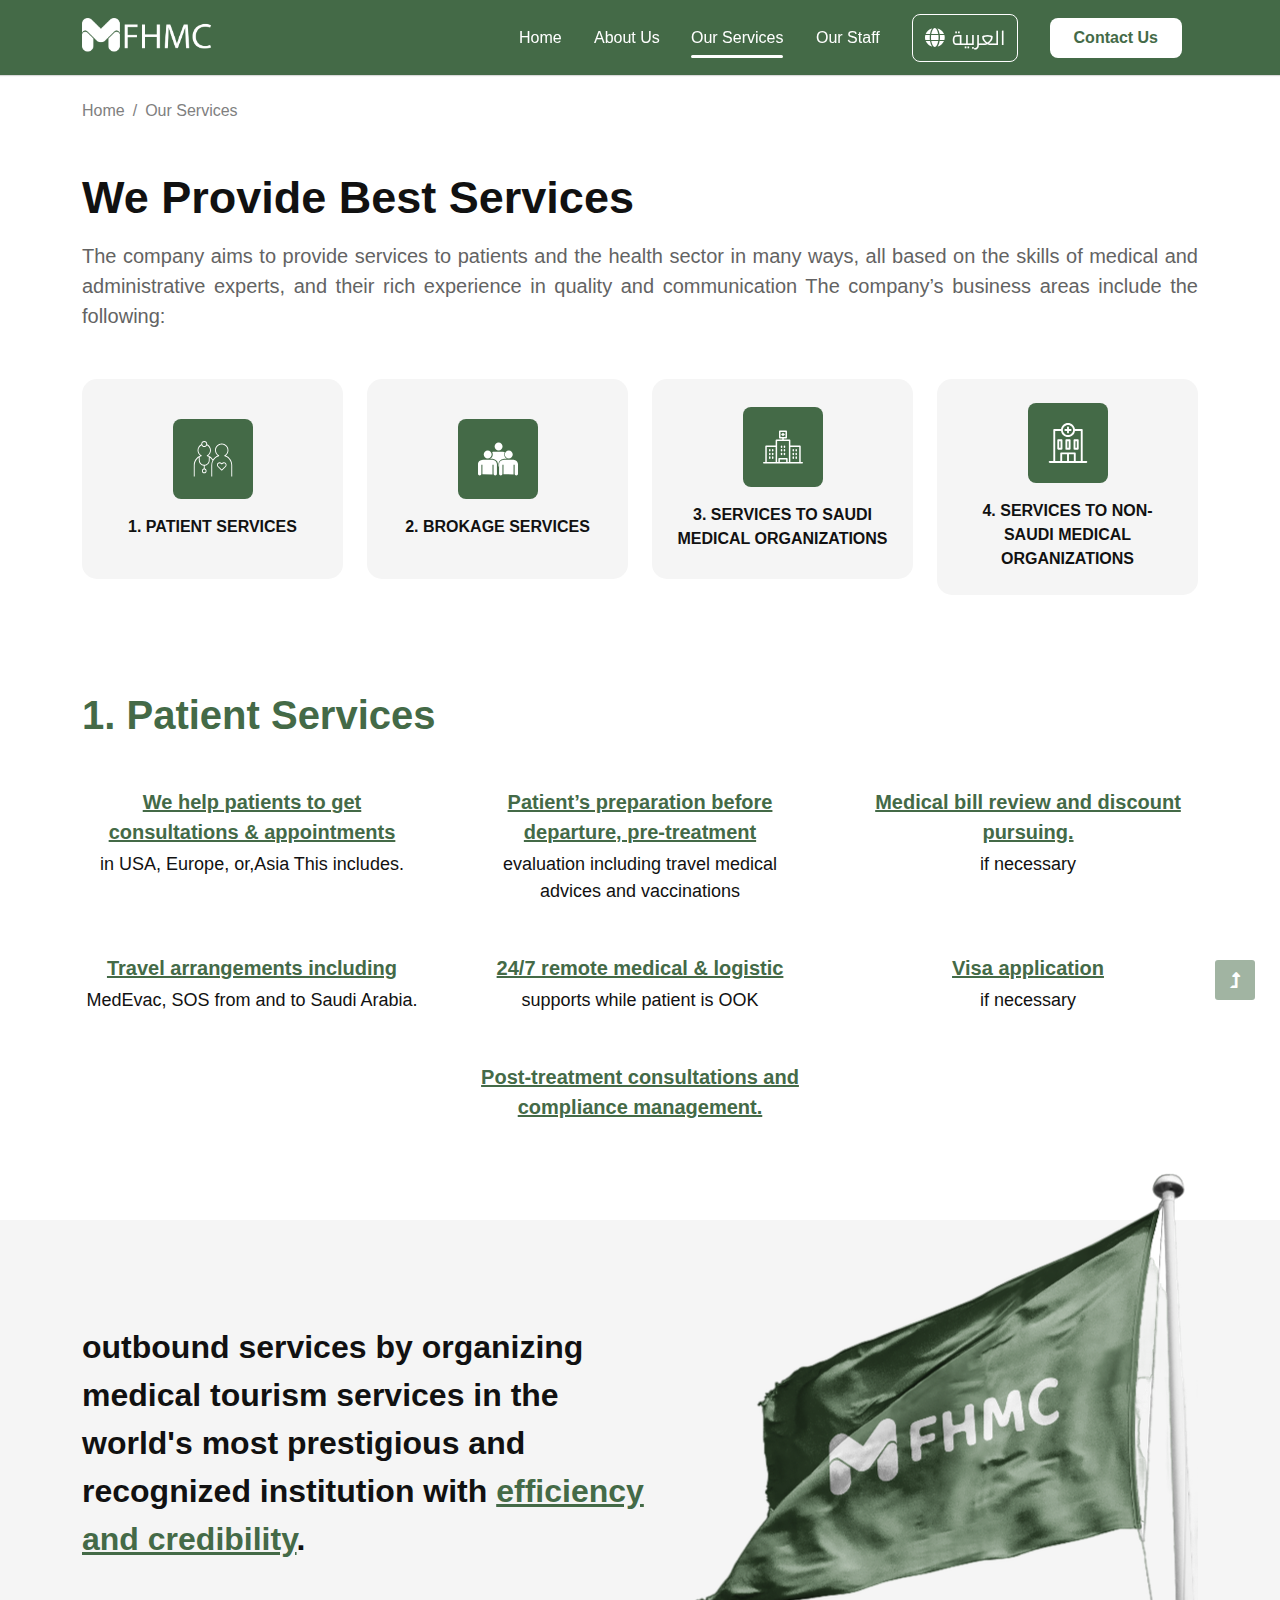
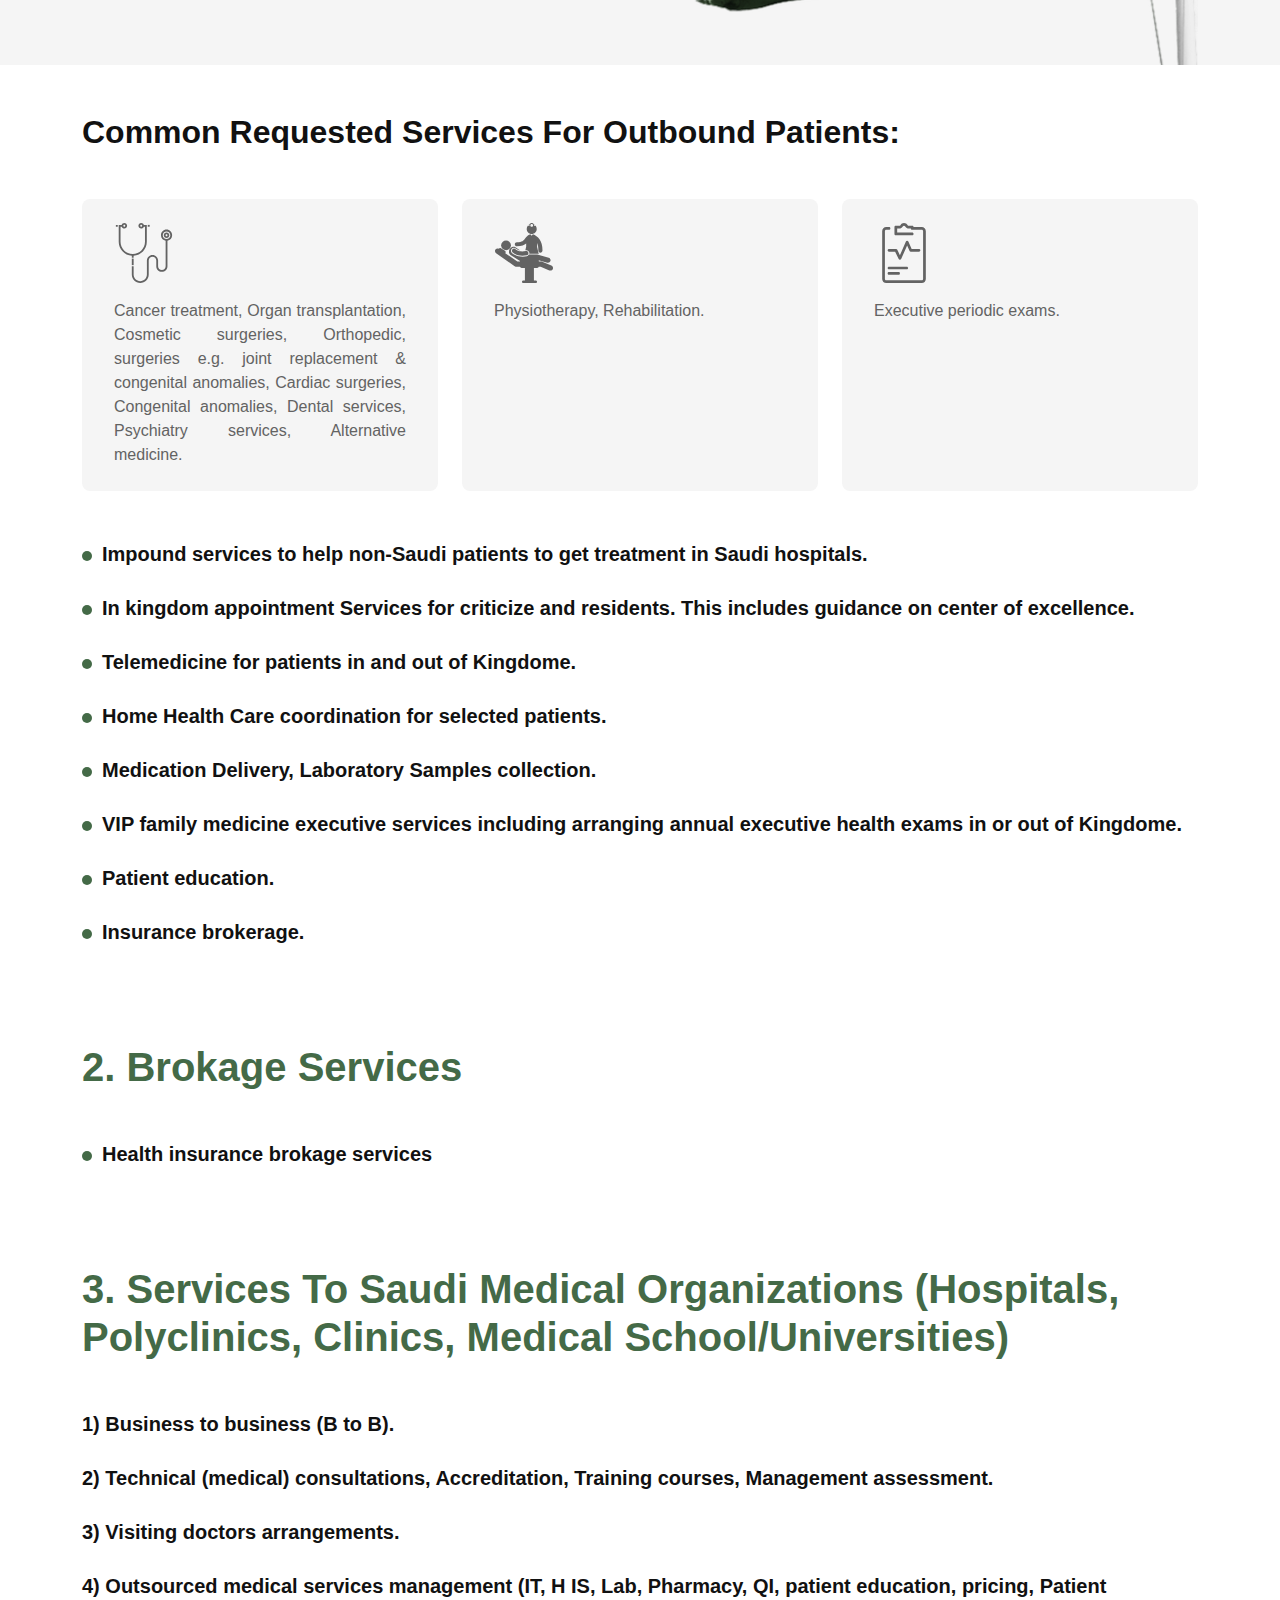
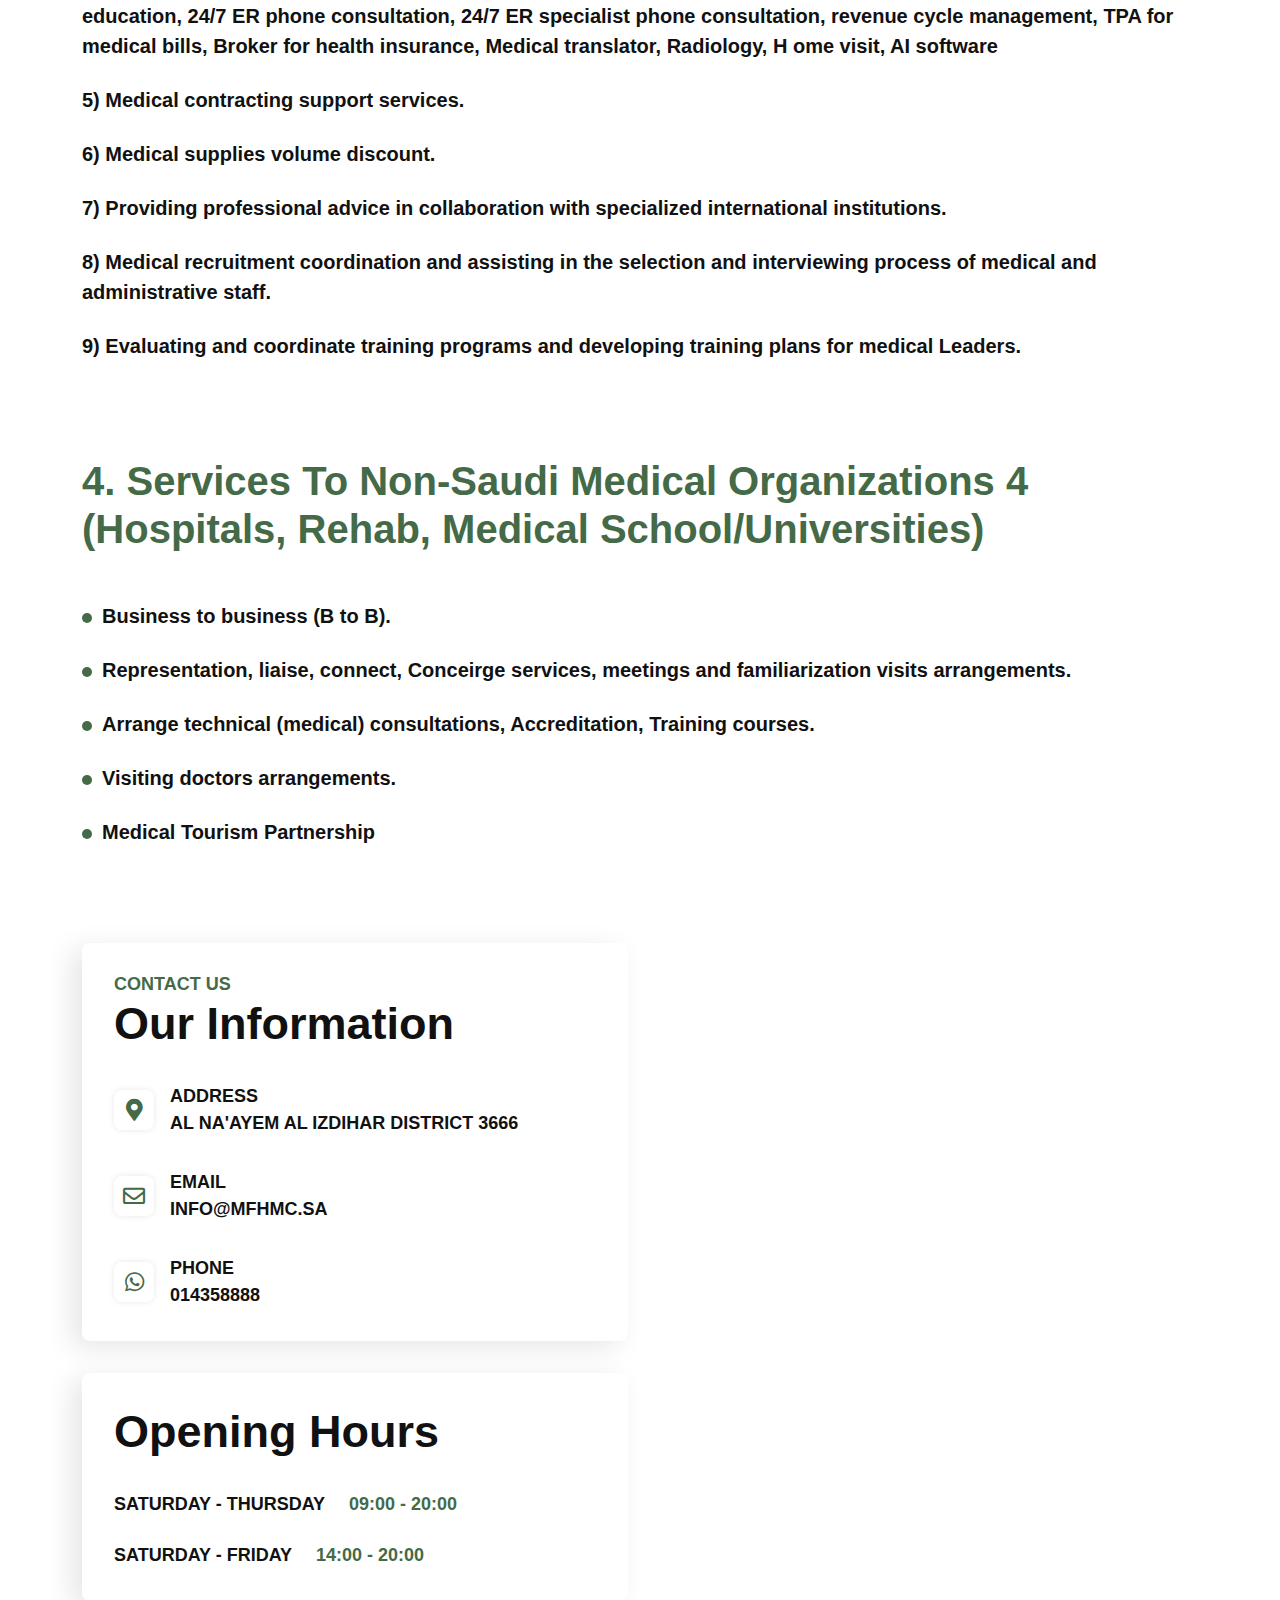
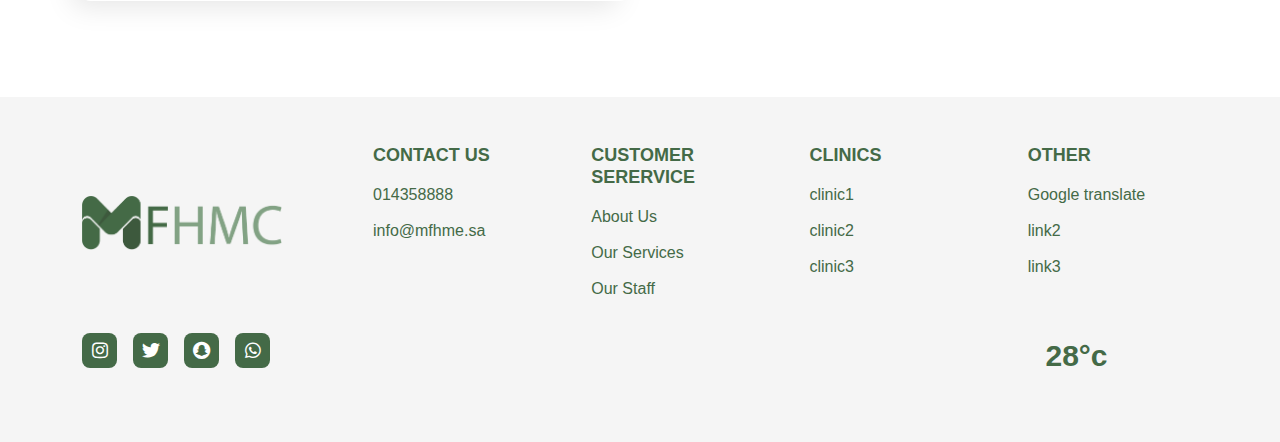
<file: services.html>
<!DOCTYPE html>
<html lang="en">

<head>

    <meta charset="UTF-8">
    
    <meta name="viewport" content="height=device-height, 
                      width=device-width, initial-scale=1.0, 
                      minimum-scale=1.0, maximum-scale=1.0, 
                      user-scalable=no">
    
    <meta name="theme-color" content="#446A47">

    <title>FHMC</title>

    <link rel="stylesheet" type="text/css" href="css/bootstrap.min.css">
    
    <link rel="stylesheet" type="text/css" href="css/all.min.css">
    
    <link rel='stylesheet' href='https://fonts.googleapis.com/css?family=Cairo'>
    
    <link rel="icon" href="img/logo-fhmc-icon.png" sizes="16x16 32x32 48x48 64x64">
    
    <link rel="stylesheet" type="text/css" href="css/swiper.css">
                                    
    <link rel="stylesheet" type="text/css" href="css/main.css">
    

</head>

<body>
    
    
    <!-- ***** header Start ***** -->
    
    <header class="top-nav" id="header">
    
        <div class="container h-100">
        
            <div class="navbar-content">
            
                <div class="nav-logo">
                    
                    <a class="d-block" href="index.html">
                    
                        <img class="img-fluid" src="img/logo-fhmc-white.png" alt="FHMC">
                    
                    </a>
                
                </div>
                
                <ul class="navbar-menu">
                
                    <li class="menu-item">
                    
                        <a class="navbar-link  hvr-underline-from-left" href="index.html"> home </a>
                    
                    </li>
                    <li class="menu-item">
                    
                        <a class="navbar-link  hvr-underline-from-left" href="about.html"> about us</a>
                    
                    </li>
                    <li class="menu-item">
                    
                        <a class="navbar-link active  hvr-underline-from-left" href="services.html"> our services </a>
                    
                    </li>
                    <li class="menu-item">
                    
                        <a class="navbar-link  hvr-underline-from-left" href="staff.html"> our staff </a>
                    
                    </li>
                    <li class="menu-item">
                    
                        <a class="lang-btn" href="services_ar.html"> 
                            
                            <i class="fa-solid fa-globe"></i>
                            العربية 
                        </a>
                    
                    </li>
                   
                    <li class="menu-item">
                    
                        <a class="contact-btn" href="contact.html">contact us</a>
                    </li>
                    
                   
                      
                </ul>
                
                <div class="nav-toggler mobile-item">
                            
                          
                    <svg width="100" height="100" viewBox="0 0 100 100">
                            <path class="line line1" d="M 20,29.000046 H 80.000231 C 80.000231,29.000046 94.498839,28.817352 94.532987,66.711331 94.543142,77.980673 90.966081,81.670246 85.259173,81.668997 79.552261,81.667751 75.000211,74.999942 75.000211,74.999942 L 25.000021,25.000058"></path>
                            <path class="line line2" d="M 20,50 H 80"></path>
                            <path class="line line3" d="M 20,70.999954 H 80.000231 C 80.000231,70.999954 94.498839,71.182648 94.532987,33.288669 94.543142,22.019327 90.966081,18.329754 85.259173,18.331003 79.552261,18.332249 75.000211,25.000058 75.000211,25.000058 L 25.000021,74.999942"></path>
                    </svg>
                          
                            
                </div>
            
            </div>
        
        </div>
    
    </header>
    
    <!-- ***** header End ***** -->
        
    
    <div class="page-wrapper">
        
        <!-- ***** breadcrumb-section Start ***** -->
        
        <section class="breadcrumb-section">
    
            <div class="container">

                <nav class="breadcrumb-nav" aria-label="breadcrumb">
                    
                  <ol class="breadcrumb">
                    <li class="breadcrumb-item"><a href="index.html">Home</a></li>
                    <li class="breadcrumb-item active" aria-current="page"> Our Services</li>


                  </ol>
                    
                </nav>

            </div>

            

        </section>
        
        <!-- ***** breadcrumb-section End ***** -->
        
        
        <!-- ***** services-section Start ***** -->
        
        <section class="section-style services-section no-more">
        
            <div class="container">
            
                <div class="services-area">
                
                    <div class="title-wrap mb-box mb-sm-5">

                        <h1 class="main-title mb-3">We Provide Best Services</h1>
                        <p class="subject-text">
                        
                            The company aims to provide services to patients and the health sector in many ways, all based on the skills of medical and administrative experts, and their rich experience in quality and communication The company’s business areas include the following:
                        
                        </p>

                    </div>
                             
                    <div class="row row-cols-xl-4 row-cols-md-2 row-cols-1">
                    
                        <a href="service.html"><div class="service-wrap">
                        
                            <div class="service-box">
                            
                                <div class="service-icon">
                                
                                    <svg xmlns="http://www.w3.org/2000/svg" xmlns:xlink="http://www.w3.org/1999/xlink" version="1.1" id="Layer_1" x="0px" y="0px" viewBox="0 0 32 32" style="enable-background:new 0 0 32 32;" xml:space="preserve">
                                        <path id="doctor-patient_1_" d="M31.36,30h-0.72v-9c0-3.358-2.151-6.289-5.354-7.292c-0.138-0.043-0.236-0.165-0.251-0.308  c-0.014-0.144,0.059-0.282,0.185-0.351c1.492-0.82,2.42-2.372,2.42-4.049c0-2.559-2.081-4.64-4.64-4.64S18.36,6.441,18.36,9  c0,1.677,0.928,3.229,2.421,4.049c0.126,0.069,0.198,0.208,0.185,0.351c-0.015,0.144-0.113,0.265-0.251,0.308  C17.512,14.711,15.36,17.642,15.36,21v9h-0.72v-9c0-1.389,0.336-2.711,0.944-3.877c-0.567-0.963-1.326-1.778-2.224-2.401V17  c0,2.283-1.764,4.162-4,4.346v2.329c0.854,0.168,1.5,0.923,1.5,1.825c0,1.025-0.834,1.86-1.86,1.86s-1.86-0.835-1.86-1.86  c0-0.902,0.646-1.657,1.5-1.825v-2.329c-2.236-0.184-4-2.062-4-4.346v-2.281C2.617,16.116,1.36,18.433,1.36,21v9H0.64v-9  c0-3.426,2.045-6.444,5.161-7.727C4.453,12.269,3.64,10.69,3.64,9c0-2.055,1.173-3.921,3.007-4.817C6.643,4.123,6.64,4.062,6.64,4  c0-1.301,1.059-2.36,2.36-2.36S11.36,2.699,11.36,4c0,0.062-0.002,0.123-0.007,0.183C13.187,5.079,14.36,6.945,14.36,9  c0,1.69-0.812,3.269-2.162,4.274c1.555,0.642,2.872,1.732,3.797,3.146c0.903-1.383,2.215-2.491,3.807-3.146  C18.452,12.269,17.64,10.69,17.64,9c0-2.956,2.405-5.36,5.36-5.36S28.36,6.044,28.36,9c0,1.69-0.812,3.269-2.162,4.273  c3.116,1.283,5.162,4.302,5.162,7.727V30z M9,24.36c-0.628,0-1.14,0.511-1.14,1.14S8.372,26.64,9,26.64s1.14-0.511,1.14-1.14  S9.628,24.36,9,24.36z M5.36,14.278V17c0,2.007,1.633,3.64,3.64,3.64s3.64-1.633,3.64-3.64v-2.72  c-0.429-0.231-0.882-0.423-1.355-0.571c-0.138-0.043-0.236-0.165-0.251-0.308c-0.014-0.144,0.059-0.282,0.185-0.351  c1.493-0.821,2.421-2.373,2.421-4.05c0-1.725-0.955-3.296-2.459-4.097C10.825,5.757,9.982,6.36,9,6.36S7.175,5.757,6.819,4.903  C5.314,5.704,4.36,7.275,4.36,9c0,1.677,0.928,3.229,2.421,4.049c0.126,0.069,0.199,0.208,0.185,0.351  c-0.015,0.144-0.113,0.265-0.251,0.308C6.239,13.857,5.786,14.049,5.36,14.278z M9,2.36C8.096,2.36,7.36,3.096,7.36,4  S8.096,5.64,9,5.64S10.64,4.904,10.64,4S9.904,2.36,9,2.36z M23,25.36c-0.092,0-0.185-0.035-0.255-0.105l-2.973-2.973  c-0.4-0.401-0.622-0.934-0.625-1.499c-0.002-0.572,0.22-1.111,0.625-1.518c0.402-0.402,0.937-0.624,1.505-0.626  c0.002,0,0.003,0,0.005,0c0.569,0,1.105,0.223,1.509,0.625L23,19.475l0.209-0.21c0.807-0.803,2.212-0.805,3.019,0  c0.413,0.414,0.635,0.963,0.624,1.548c-0.01,0.555-0.231,1.077-0.624,1.47l-2.973,2.973C23.185,25.325,23.092,25.36,23,25.36z   M21.282,19.36c-0.001,0-0.002,0-0.003,0c-0.377,0-0.731,0.147-0.997,0.414c-0.269,0.269-0.416,0.626-0.414,1.005  c0.001,0.375,0.148,0.729,0.414,0.993L23,24.491l2.718-2.719c0.261-0.26,0.407-0.605,0.413-0.973  c0.008-0.388-0.139-0.752-0.413-1.025c-0.534-0.536-1.467-0.535-1.999,0l-0.464,0.464c-0.141,0.141-0.369,0.141-0.51,0l-0.464-0.464  C22.015,19.507,21.659,19.36,21.282,19.36z"/>
                                        <rect id="_Transparent_Rectangle" style="fill:none;" width="32" height="32"/>
                                    </svg>
                                </div>
                                <p class="service-desc">1. Patient Services</p>
                            
                            </div>
                        </div></a>
                        <a href="#brokage"><div class="service-wrap">
                        
                            <div class="service-box">
                            
                                <div class="service-icon">
                                
                                  <svg xmlns="http://www.w3.org/2000/svg" xmlns:xlink="http://www.w3.org/1999/xlink" version="1.1" id="Capa_1" x="0px" y="0px" viewBox="0 0 28.832 28.832" style="enable-background:new 0 0 28.832 28.832;" xml:space="preserve"><g><path d="M11.98,5.373c0-1.584,1.284-2.869,2.869-2.869s2.869,1.284,2.869,2.869s-1.284,2.869-2.869,2.869   S11.98,6.957,11.98,5.373z M15.716,15.621c0.616-0.658,1.479-1.075,2.575-1.245c0.249-0.038,0.513-0.061,0.786-0.077   c0.088-0.003,0.171-0.012,0.259-0.012h1.707c-1.253-0.521-2.141-1.761-2.141-3.203c0-0.575,0.143-1.12,0.394-1.596   c-0.89-0.325-1.711-0.32-1.711-0.32h-5.753c-0.643,0.015-1.183,0.096-1.636,0.23c0.281,0.5,0.442,1.076,0.442,1.686   c0,1.442-0.887,2.681-2.142,3.203h1.412c0.017-0.002,0.033-0.002,0.051-0.002c0.1,0,0.209,0.004,0.319,0.012   c0.235,0.017,0.492,0.053,0.758,0.107c1.444,0.303,3.186,1.253,3.379,3.527l0.002,0.051v1.774h0.362l0.002-1.774   C14.779,17.957,14.729,16.675,15.716,15.621z M6.993,13.983c1.582,0,2.869-1.287,2.869-2.871S8.575,8.243,6.993,8.243   c-1.584,0-2.869,1.285-2.869,2.869C4.124,12.695,5.41,13.983,6.993,13.983z M9.728,14.908H3.976   c-4.118,0.076-3.975,3.103-3.975,3.103L0,25.067h0.004c0,0.017-0.003,0.035-0.003,0.05c0,0.67,0.545,1.211,1.213,1.211   c0.669,0,1.209-0.541,1.209-1.211c0-0.016-0.002-0.033-0.005-0.05h0.005v-6.532h0.758l-0.006,6.958l7.266,0.006l-0.006-6.996h0.786   v6.563h0.004c0,0.003,0,0.006,0,0.01c0,0.669,0.541,1.211,1.207,1.211c0.669,0,1.211-0.542,1.211-1.211c0-0.004,0-0.007,0-0.01   V18.01C13.378,14.861,9.728,14.908,9.728,14.908z M22.185,13.982c1.585,0,2.87-1.285,2.87-2.87s-1.285-2.87-2.87-2.87   s-2.87,1.285-2.87,2.87C19.316,12.697,20.6,13.982,22.185,13.982z M24.921,14.908h-5.754c-4.119,0.076-3.973,3.103-3.973,3.103   l-0.002,7.056h0.005c0,0.017-0.003,0.035-0.003,0.05c0,0.67,0.544,1.211,1.212,1.211c0.669,0,1.208-0.541,1.208-1.211   c0-0.016-0.003-0.033-0.004-0.05h0.004v-6.532h0.76l-0.009,6.958l7.266,0.006l-0.006-6.996h0.786v6.563h0.002   c0,0.003,0,0.006,0,0.01c0,0.669,0.542,1.211,1.21,1.211c0.667,0,1.209-0.542,1.209-1.211c0-0.004,0-0.007,0-0.01V18.01   C28.57,14.861,24.921,14.908,24.921,14.908z"/></g></svg>
                                    
                                </div>
                                <p class="service-desc">2. Brokage Services </p>
                            
                            </div>
                        </div></a>
                        <a href="#MEDICAL"><div class="service-wrap">
                        
                            <div class="service-box">
                            
                                <div class="service-icon">
                                
                                    <svg xmlns="http://www.w3.org/2000/svg" xmlns:xlink="http://www.w3.org/1999/xlink" version="1.1" viewBox="0 0 324.667 324.667" enable-background="new 0 0 324.667 324.667">
                                      <g>
                                        <path d="m168.333,69.539v-2.739h2.738c3.313,0 6-2.687 6-6s-2.687-6-6-6h-2.738v-2.738c0-3.313-2.687-6-6-6s-6,2.687-6,6v2.738h-2.738c-3.313,0-6,2.687-6,6s2.687,6 6,6h2.738v2.738c0,3.313 2.687,6 6,6s6-2.686 6-5.999z"/>
                                        <path d="m54.919,199.478c3.313,0 6-2.687 6-6v-8.614c0-3.313-2.687-6-6-6s-6,2.687-6,6v8.614c0,3.313 2.687,6 6,6z"/>
                                        <path d="m78.748,199.478c3.313,0 6-2.687 6-6v-8.614c0-3.313-2.687-6-6-6s-6,2.687-6,6v8.614c0,3.313 2.686,6 6,6z"/>
                                        <path d="m54.919,229.12c3.313,0 6-2.687 6-6v-8.614c0-3.313-2.687-6-6-6s-6,2.687-6,6v8.614c0,3.313 2.687,6 6,6z"/>
                                        <path d="m78.748,229.12c3.313,0 6-2.687 6-6v-8.614c0-3.313-2.687-6-6-6s-6,2.687-6,6v8.614c0,3.313 2.686,6 6,6z"/>
                                        <path d="m54.919,258.762c3.313,0 6-2.687 6-6v-8.614c0-3.313-2.687-6-6-6s-6,2.687-6,6v8.614c0,3.314 2.687,6 6,6z"/>
                                        <path d="m78.748,258.762c3.313,0 6-2.687 6-6v-8.614c0-3.313-2.687-6-6-6s-6,2.687-6,6v8.614c0,3.314 2.686,6 6,6z"/>
                                        <path d="m245.919,199.478c3.313,0 6-2.687 6-6v-8.614c0-3.313-2.687-6-6-6s-6,2.687-6,6v8.614c0,3.313 2.687,6 6,6z"/>
                                        <path d="m269.748,199.478c3.313,0 6-2.687 6-6v-8.614c0-3.313-2.687-6-6-6s-6,2.687-6,6v8.614c0,3.313 2.686,6 6,6z"/>
                                        <path d="m245.919,229.12c3.313,0 6-2.687 6-6v-8.614c0-3.313-2.687-6-6-6s-6,2.687-6,6v8.614c0,3.313 2.687,6 6,6z"/>
                                        <path d="m269.748,229.12c3.313,0 6-2.687 6-6v-8.614c0-3.313-2.687-6-6-6s-6,2.687-6,6v8.614c0,3.313 2.686,6 6,6z"/>
                                        <path d="m245.919,258.762c3.313,0 6-2.687 6-6v-8.614c0-3.313-2.687-6-6-6s-6,2.687-6,6v8.614c0,3.314 2.687,6 6,6z"/>
                                        <path d="m269.748,258.762c3.313,0 6-2.687 6-6v-8.614c0-3.313-2.687-6-6-6s-6,2.687-6,6v8.614c0,3.314 2.686,6 6,6z"/>
                                        <path d="m144.419,155.221v8.614c0,3.313 2.687,6 6,6s6-2.687 6-6v-8.614c0-3.313-2.687-6-6-6s-6,2.687-6,6z"/>
                                        <path d="m168.248,155.221v8.614c0,3.313 2.687,6 6,6s6-2.687 6-6v-8.614c0-3.313-2.687-6-6-6s-6,2.687-6,6z"/>
                                        <path d="m150.419,178.864c-3.313,0-6,2.687-6,6v8.614c0,3.313 2.687,6 6,6s6-2.687 6-6v-8.614c0-3.314-2.686-6-6-6z"/>
                                        <path d="m174.248,178.864c-3.313,0-6,2.687-6,6v8.614c0,3.313 2.687,6 6,6s6-2.687 6-6v-8.614c0-3.314-2.687-6-6-6z"/>
                                        <path d="m150.419,208.506c-3.313,0-6,2.687-6,6v8.614c0,3.313 2.687,6 6,6s6-2.687 6-6v-8.614c0-3.314-2.686-6-6-6z"/>
                                        <path d="m174.248,208.506c-3.313,0-6,2.687-6,6v8.614c0,3.313 2.687,6 6,6s6-2.687 6-6v-8.614c0-3.314-2.687-6-6-6z"/>
                                        <path d="m318.667,284.144h-12.611v-127.376c0-3.314-2.687-6-6-6h-78v-42.943c0-3.313-2.687-6-6-6h-47.723v-8.747h20.277c3.313,0 6-2.687 6-6v-52.555c0-3.313-2.687-6-6-6h-52.555c-3.313,0-6,2.687-6,6v52.555c0,3.313 2.687,6 6,6h20.277v8.747h-47.723c-3.313,0-6,2.687-6,6v42.943h-78c-3.313,0-6,2.686-6,6v127.376h-12.609c-3.313,0-6,2.687-6,6s2.687,6 6,6h312.667c3.313,0 6-2.687 6-6s-2.687-6-6-6zm-108.611-170.319v170.319h-10.056v-26.374c0-3.313-2.687-6-6-6h-63.333c-3.313,0-6,2.687-6,6v26.375h-10.056v-170.32h95.445zm-22.056,170.319h-51.333v-20.374h51.333v20.374zm106.056,0h-72v-121.376h72v121.376zm-191.445,0h-72v-121.376h72v121.376zm39.445-243.621h40.555v40.555h-40.555v-40.555z"/>
                                      </g>
                                    </svg>

                                </div>
                                <p class="service-desc">3. Services To Saudi Medical Organizations</p>
                            
                            </div>
                        </div></a>
                        <a href="#ORGANIZATIONS"><div class="service-wrap">
                        
                            <div class="service-box">
                            
                                <div class="service-icon">
                                
                                    <svg xmlns="http://www.w3.org/2000/svg" xmlns:xlink="http://www.w3.org/1999/xlink" version="1.1" id="Capa_1" x="0px" y="0px" viewBox="0 0 422.505 422.505" style="enable-background:new 0 0 422.505 422.505;" xml:space="preserve">
                                    <path d="M173.946,74.015c0-5.523,4.477-10,10-10h17.312V46.703c0-5.523,4.477-10,10-10s10,4.477,10,10v17.312h17.312  c5.523,0,10,4.477,10,10s-4.477,10-10,10h-17.312v17.313c0,5.523-4.477,10-10,10s-10-4.477-10-10V84.015h-17.312  C178.423,84.015,173.946,79.538,173.946,74.015z M414.669,412.505c0,5.523-4.477,10-10,10H17.835c-5.523,0-10-4.477-10-10  s4.477-10,10-10H56.19V74.014c0-5.523,4.477-10,10-10h71.725C142.812,27.913,173.836,0,211.258,0  c37.421,0,68.445,27.914,73.341,64.015l71.725-0.001c2.652,0,5.196,1.054,7.071,2.929c1.875,1.875,2.929,4.419,2.929,7.071v328.491  h38.345C410.192,402.505,414.669,406.982,414.669,412.505z M157.242,74.015c0,29.784,24.231,54.015,54.016,54.015  c29.784,0,54.014-24.231,54.014-54.015S241.042,20,211.258,20C181.474,20,157.242,44.231,157.242,74.015z M201.258,330.476h-51.581  v72.029h51.576L201.258,330.476z M272.839,330.476h-51.582l-0.005,72.029h51.586V330.476z M346.325,84.014H284.6  c-4.896,36.101-35.92,64.016-73.341,64.016c-37.422,0-68.447-27.915-73.343-64.016H76.19v318.491h53.487v-82.029  c0-5.523,4.477-10,10-10h71.581h0h71.581c5.523,0,10,4.477,10,10v82.029h53.485V84.014z M279.986,172.169h34.076  c5.523,0,10,4.477,10,10v89.148c0,5.523-4.477,10-10,10h-34.076c-5.523,0-10-4.477-10-10v-89.148  C269.986,176.646,274.463,172.169,279.986,172.169z M289.986,261.317h14.076v-69.148h-14.076V261.317z M238.294,182.169v89.148  c0,5.523-4.477,10-10,10H194.22c-5.523,0-10-4.477-10-10v-89.148c0-5.523,4.477-10,10-10h34.074  C233.817,172.169,238.294,176.646,238.294,182.169z M218.294,192.169H204.22v69.148h14.074V192.169z M152.53,182.169v89.148  c0,5.523-4.477,10-10,10h-34.075c-5.523,0-10-4.477-10-10v-89.148c0-5.523,4.477-10,10-10h34.075  C148.053,172.169,152.53,176.646,152.53,182.169z M132.53,192.169h-14.075v69.148h14.075V192.169z"/></svg>

                                </div>
                                <p class="service-desc">4. Services To Non-Saudi Medical Organizations</p>
                            
                            </div>
                        </div></a>
                    
                    </div>
                    
                   
                </div>
            
            </div>
        
        </section>
        
        <!-- ***** services-section End ***** -->
        
        
        <!-- ***** services-details-section Start ***** -->
        
        <section class="section-style services-details-section">
            
            <div class="services-details-area">
        
                <div class="container">

                    <div class="services-description-items">

                        <div class="service-desc-wrap" id="patient">

                            <div class="title-wrap mb-box mb-sm-5">

                                <h1 class="main-title subject-title">1. Patient Services</h1>

                            </div>
                            <div class="desc-rows">

                                <div class="row row-cols-lg-3 row-cols-md-2 gx-md-5 justify-content-center ">

                                    <div class="row-wrap">

                                        <div class="row-item">

                                            <span class="desc-m">We help patients to get consultations & appointments</span>
                                            <span class="desc-s">in USA, Europe, or,Asia This includes.</span>

                                        </div>

                                    </div>
                                    <div class="row-wrap">

                                        <div class="row-item">

                                            <span class="desc-m">Patient’s preparation before departure, pre-treatment</span>
                                            <span class="desc-s">evaluation including travel medical advices and vaccinations</span>

                                        </div>

                                    </div>
                                    <div class="row-wrap">

                                        <div class="row-item">

                                            <span class="desc-m">Medical bill review and discount pursuing.</span>
                                            <span class="desc-s">if necessary</span>

                                        </div>

                                    </div>
                                    <div class="row-wrap">

                                        <div class="row-item">

                                            <span class="desc-m">Travel arrangements including</span>
                                            <span class="desc-s">MedEvac, SOS from and to Saudi Arabia.</span>

                                        </div>

                                    </div>
                                    <div class="row-wrap">

                                        <div class="row-item">

                                            <span class="desc-m">24/7 remote medical & logistic</span>
                                            <span class="desc-s">supports while patient is OOK</span>

                                        </div>

                                    </div>
                                    <div class="row-wrap">

                                        <div class="row-item">

                                            <span class="desc-m">Visa application</span>
                                            <span class="desc-s">if necessary</span>

                                        </div>

                                    </div>
                                    <div class="row-wrap">

                                        <div class="row-item">

                                            <span class="desc-m">Post-treatment consultations and compliance management.</span>

                                        </div>

                                    </div>

                                </div>

                            </div>



                        </div>


                    </div>
                </div>

                <div class="desc-banner">

                   <div class="container">

                       <div class="row gx-lg-5 ">

                           <div class="col-lg">

                               <div class="banner-content">

                                   <p class="banner-text">

                                   outbound services by organizing medical tourism services in the world's most prestigious and recognized institution with <span>efficiency and credibility</span>.

                               </p>

                               </div>

                           </div>
                           <div class="col-xl-auto col-lg-5">

                               <div class="banner-img">

                                        <img class="img-fluid" src="img/flag_2.png" alt="imgDesc">

                                </div>

                           </div>

                       </div>             


                  </div> 

                </div>

                <div class="container">

                    <div class="services-description-items">
                    
                        <div class="service-desc-wrap">
                        
                            <div class="title-wrap small mb-box mb-sm-5">
                            
                                <h1 class="main-title ">Common requested services for outbound patients:</h1>
                            
                            </div>
                            
                            <div class="dec-boxes">
                            
                                <div class="row row-cols-lg-3 row-cols-md-2">
                                
                                    <div class="box-wrap col-md-12 col-lg-4">
                                
                                        <div class="box-item">
                                        
                                              <div class="item-icon">
                                            
                                                <svg xmlns="http://www.w3.org/2000/svg" xmlns:xlink="http://www.w3.org/1999/xlink" version="1.1" id="Layer_1" x="0px" y="0px" viewBox="0 0 512 512" style="enable-background:new 0 0 512 512;" xml:space="preserve"><g><g><rect x="15.967" y="16.145" transform="matrix(0.9999 -0.0164 0.0164 0.9999 -0.3892 0.3964)" width="16.017" height="15.574"/></g></g><g><g><rect x="287.991" y="16.164" width="16.612" height="15.574"/></g></g><g><g><path d="M254.639,16.014C251.406,6.704,242.551,0,232.154,0c-13.125,0-23.801,10.677-23.801,23.801s10.676,23.801,23.801,23.801    c10.397,0,19.252-6.704,22.485-16.014h9.761v128.33c0,57.516-46.792,104.309-104.309,104.309    c-57.516,0-104.309-46.793-104.309-104.309V31.588h9.762c3.233,9.31,12.088,16.014,22.485,16.014    c13.123,0,23.8-10.677,23.8-23.801C111.83,10.677,101.153,0,88.03,0C77.632,0,68.778,6.704,65.544,16.014H40.209v143.904    c0,63.377,49.436,115.416,111.77,119.603v16.971h15.574v-16.93c62.641-3.866,112.421-56.047,112.421-119.644V16.014H254.639z     M232.154,32.028c-4.536,0-8.227-3.691-8.227-8.227s3.691-8.227,8.227-8.227s8.227,3.691,8.227,8.227    S236.69,32.028,232.154,32.028z M88.03,15.574c4.536,0,8.226,3.691,8.226,8.227s-3.69,8.227-8.226,8.227s-8.227-3.691-8.227-8.227    S83.494,15.574,88.03,15.574z"/></g></g><g><g><rect x="151.98" y="303.762" width="15.574" height="56.066"/></g></g><g><g><path d="M448.339,56.048c-26.367,0-47.821,21.452-47.821,47.822c0,23.738,17.389,43.483,40.095,47.189v217.039    c0,17.781-14.438,32.247-32.186,32.247c-17.748,0-32.186-14.466-32.186-32.247v-48.042c0-26.369-21.425-47.821-47.76-47.821    c-26.334,0-47.76,21.452-47.76,47.821v120.103c0,31.026-25.383,56.268-56.585,56.268s-56.585-25.242-56.585-56.268v-72.027    h-15.574v72.027c0,39.614,32.371,71.842,72.159,71.842s72.159-32.228,72.159-71.842V320.055c0-17.781,14.438-32.247,32.186-32.247    c17.748,0,32.186,14.466,32.186,32.247v48.042c0,26.369,21.425,47.821,47.76,47.821c26.334,0,47.76-21.452,47.76-47.821V151.036    c22.646-3.756,39.973-23.471,39.973-47.166C496.159,77.5,474.707,56.048,448.339,56.048z M448.339,136.117    c-17.781,0-32.247-14.466-32.247-32.247c0-17.782,14.466-32.248,32.247-32.248s32.248,14.466,32.248,32.248    C480.586,121.651,466.12,136.117,448.339,136.117z"/></g></g><g><g><path d="M448.339,80.069c-13.125,0-23.801,10.677-23.801,23.801c0,13.124,10.676,23.801,23.801,23.801    s23.801-10.677,23.801-23.801C472.139,90.746,461.463,80.069,448.339,80.069z M448.339,112.096c-4.536,0-8.227-3.691-8.227-8.227    c0-4.536,3.691-8.227,8.227-8.227s8.227,3.691,8.227,8.227C456.566,108.406,452.875,112.096,448.339,112.096z"/></g></g></svg>
                                            
                                            </div>
                                          
                                            <p class="item-text">
                                            
                                                Cancer treatment, Organ transplantation, Cosmetic surgeries, Orthopedic, surgeries e.g. joint replacement & congenital anomalies, Cardiac surgeries, Congenital anomalies, Dental services, Psychiatry services, Alternative medicine.
                                            
                                            </p>
                                        
                                        </div>
                                    
                                    </div>
                                    <div class="box-wrap">
                                
                                        <div class="box-item">
                                        
                                            <div class="item-icon">
                                            
                                                    <svg xmlns="http://www.w3.org/2000/svg" xmlns:xlink="http://www.w3.org/1999/xlink" version="1.1" id="Capa_1" x="0px" y="0px" width="97.301px" height="97.302px" viewBox="0 0 97.301 97.302" style="enable-background:new 0 0 97.301 97.302;" xml:space="preserve"><g><g><path d="M51.583,45.473c-10.849,2.372-16.271-2.68-16.553-2.95c-1.37-1.367-3.587-1.379-4.97-0.021    c-1.393,1.366-1.414,3.604-0.048,4.996c0.271,0.276,5.706,5.671,16.019,5.671c2.144,0,4.499-0.231,7.062-0.793    c1.906-0.417,3.112-2.302,2.695-4.206C55.372,46.263,53.488,45.058,51.583,45.473z"/><circle cx="19.542" cy="36.266" r="7.948"/><path d="M93.032,68.812l-14.885-6.012c-0.516-0.207-1.066-0.314-1.621-0.314h-3.793v-0.824c0-0.422-0.109-0.814-0.291-1.165    l14.032,3.829c0.371,0.101,0.744,0.15,1.111,0.15c1.85,0,3.545-1.23,4.056-3.102c0.612-2.242-0.709-4.557-2.951-5.167    l-18.484-5.046c-0.367-0.1-0.728-0.1-1.13-0.098l-12.601,0.012c-0.587,1.387-1.812,2.48-3.391,2.826    c-2.079,0.455-4.195,0.686-6.292,0.686c-10.229,0-17.198-5.469-17.489-5.702c-1.002-0.799-1.634-1.941-1.777-3.215    c-0.145-1.275,0.216-2.53,1.017-3.534c0.916-1.15,2.286-1.809,3.757-1.809c1.074,0,2.131,0.367,2.976,1.034    c0.142,0.11,2.877,2.199,7.226,3.151l-7.761-5.004c-2.736-1.766-6.12-0.547-8.106,1.332c0,0-0.664,0.567-1.13,1.326    c-0.446,0.726-0.794,1.631-0.794,1.631L24.7,43.819c-0.899,2.602-0.61,6.175,2.136,7.947l14.744,9.508    c0.175,0.113,0.354,0.215,0.532,0.305c0,0.027-0.008,0.055-0.008,0.082v0.824h-4.193l-19.614-13.61    c0.097-0.106,0.19-0.22,0.27-0.347c0.72-1.15,0.371-2.667-0.78-3.389l-6.677-4.182c-1.121-0.703-2.584-0.384-3.327,0.698    c-1.888-0.923-4.214-0.372-5.449,1.407c-1.363,1.964-0.876,4.662,1.089,6.025l30.665,21.285c0.724,0.504,1.586,0.772,2.468,0.772    h5.717c0.364,0.981,1.302,1.684,2.407,1.684h5.439V93.15H47.47c-1.146,0-2.074,0.93-2.074,2.076s0.929,2.075,2.074,2.075h20.232    c1.146,0,2.075-0.929,2.075-2.075s-0.93-2.076-2.075-2.076h-2.983V72.828h5.438c1.106,0,2.043-0.702,2.408-1.684h3.119    l14.105,5.697c0.53,0.215,1.079,0.316,1.618,0.316c1.716,0,3.336-1.024,4.017-2.709C96.32,72.23,95.25,69.708,93.032,68.812z"/><path d="M37.083,37.846c7.871,0,12.233-2.105,15.077-4.597v5.456c-0.254,1.096-0.72,3.132-1.27,5.574    c0.211-0.042,0.419-0.076,0.63-0.122c0.342-0.075,0.688-0.112,1.033-0.112c2.246,0,4.227,1.594,4.708,3.791    c0.14,0.643,0.144,1.283,0.032,1.893l11.989-0.06c0.527,0,0.989,0.062,1.475,0.192l1.756,0.48    c-0.998-4.874-2.133-9.672-2.601-11.613v-6.485c1.287,2.681,2.091,6.522,2.009,12.41c-0.026,1.858,1.46,3.387,3.318,3.413    c0.018,0,0.032,0,0.049,0c1.837,0,3.34-1.476,3.363-3.319c0.225-16.004-7.793-23.512-15.5-26.364    c-0.008-0.002-0.016-0.002-0.021-0.004l-2.097,2.199l-2.159-2.175c-1.202,0.295-2.378,0.833-3.404,1.565    c-0.029,0.016-2.987,2.183-5.058,5.072c-2.41,3.259-4.491,6.072-13.332,6.072c-1.858,0-3.366,1.508-3.366,3.367    C33.716,36.339,35.224,37.846,37.083,37.846z"/><path d="M61.164,17.722c4.487,0,8.128-3.638,8.128-8.127c0-1.877-0.651-3.592-1.725-4.965h-2.628V3.397h1.444    c-0.506-0.425-1.056-0.799-1.654-1.092C64.113,0.949,62.75,0,61.166,0c-1.582,0-2.941,0.947-3.562,2.302    c-0.601,0.293-1.152,0.669-1.659,1.095h1.65V4.63H54.76c-1.068,1.373-1.722,3.088-1.722,4.965    C53.04,14.084,56.676,17.722,61.164,17.722z M61.166,1.714c1.219,0,2.208,0.99,2.208,2.208S62.384,6.13,61.166,6.13    c-1.217,0-2.206-0.99-2.206-2.208S59.949,1.714,61.166,1.714z"/></g></g></svg>
                                            
                                            </div>
                                            <p class="item-text">
                                            
                                                Physiotherapy, Rehabilitation.
                                            </p>
                                        
                                        </div>
                                    
                                    </div>
                                    <div class="box-wrap">
                                
                                        <div class="box-item">
                                        
                                            <div class="item-icon">
                                            
                                                <svg xmlns="http://www.w3.org/2000/svg" xmlns:xlink="http://www.w3.org/1999/xlink" version="1.1" id="Layer_1" x="0px" y="0px" viewBox="0 0 512 512" style="enable-background:new 0 0 512 512;" xml:space="preserve"><g><g><path d="M384,221.091h-62.836l-27.927-62.836c-2.327-4.655-5.818-6.982-10.473-6.982c-4.655,0-9.309,2.327-10.473,6.982    l-51.2,116.364l-22.109-46.545c-2.327-3.491-5.818-6.982-10.473-6.982H128c-6.982,0-11.636,4.655-11.636,11.636    s4.655,11.636,11.636,11.636h52.364l30.255,62.836c2.327,3.491,5.818,6.982,10.473,6.982s8.145-2.327,10.473-6.982l51.2-115.2    l20.945,46.545c1.164,3.491,5.818,5.818,10.473,5.818H384c6.982,0,11.636-4.655,11.636-11.636S390.982,221.091,384,221.091z"/></g></g><g><g><path d="M407.273,34.909h-69.818c0-6.982-4.655-11.636-11.636-11.636h-29.091c-4.655,0-8.145-2.327-9.309-4.655    C280.436,6.982,268.8,0,256,0s-24.436,6.982-30.255,18.618c-2.327,2.327-5.818,4.655-10.473,4.655h-29.091    c-6.982,0-11.636,4.655-11.636,11.636v58.182c0,6.982,4.655,11.636,11.636,11.636h139.636c6.982,0,11.636-4.655,11.636-11.636    c0-6.982-4.655-11.636-11.636-11.636h-128V46.545h17.455c12.8,0,24.436-6.982,30.255-17.455c4.655-8.145,16.291-6.982,20.945,0    c5.818,10.473,17.455,17.455,30.255,17.455h17.455c0,6.982,4.655,11.636,11.636,11.636h81.455c6.982,0,11.636,4.655,11.636,11.636    v407.273c0,6.982-4.655,11.636-11.636,11.636H104.727c-6.982,0-11.636-4.655-11.636-11.636V69.818    c0-6.982,4.655-11.636,11.636-11.636H128c6.982,0,11.636-4.655,11.636-11.636S134.982,34.909,128,34.909h-23.273    c-19.782,0-34.909,15.127-34.909,34.909v407.273c0,19.782,15.127,34.909,34.909,34.909h302.545    c19.782,0,34.909-15.127,34.909-34.909V69.818C442.182,50.036,427.055,34.909,407.273,34.909z"/></g></g><g><g><path d="M279.273,372.364H128c-6.982,0-11.636,4.655-11.636,11.636s4.655,11.636,11.636,11.636h151.273    c6.982,0,11.636-4.655,11.636-11.636S286.255,372.364,279.273,372.364z"/></g></g><g><g><path d="M209.455,418.909H128c-6.982,0-11.636,4.655-11.636,11.636s4.655,11.636,11.636,11.636h81.455    c6.982,0,11.636-4.655,11.636-11.636S216.436,418.909,209.455,418.909z"/></g></g></svg>
                                                
                                            
                                            </div>
                                            <p class="item-text">
                                            
                                               Executive periodic exams.
                                            </p>
                                        
                                        </div>
                                    
                                    </div>
                                
                                </div>
                            </div>
                            
                            <div class="texts-list-wrap">
                            
                                <ul class="texts-list">
                                
                                    <li class="list-item">Impound services to help non-Saudi patients to get treatment in Saudi hospitals.</li>
                                    <li class="list-item">In kingdom appointment Services for criticize and residents. This includes guidance on center of excellence.</li>
                                    <li class="list-item">Telemedicine for patients in and out of Kingdome.</li>
                                    <li class="list-item">Home Health Care coordination for selected patients.</li>
                                    <li class="list-item">Medication Delivery, Laboratory Samples collection.</li>
                                    <li class="list-item">VIP family medicine executive services including arranging annual executive health exams in or out of Kingdome.</li>
                                    <li class="list-item">Patient education.</li>
                                    <li class="list-item">Insurance brokerage.</li>
                                
                                </ul>
                            
                            </div>
                        
                        </div>
                        <div class="service-desc-wrap" id="brokage">
                        
                            <div class="title-wrap  mb-box mb-sm-5">
                            
                                <h1 class="main-title subject-title">2. Brokage Services</h1>
                            
                            </div>
                            
                            
                            <div class="texts-list-wrap">
                            
                                <ul class="texts-list">
                                
                                    <li class="list-item">Health insurance brokage services</li>
                                  
                                </ul>
                            
                            </div>
                        
                        </div>
                        <div class="service-desc-wrap" id="MEDICAL">
                        
                            <div class="title-wrap  mb-box mb-sm-5">
                            
                                <h1 class="main-title subject-title">3. Services To Saudi Medical Organizations (Hospitals, Polyclinics, Clinics, Medical School/Universities)</h1>
                            
                            </div>
                            
                            
                            <div class="texts-list-wrap ">
                            
                                <ul class="texts-list no-marker">
                                
                                    <li class="list-item">1) Business to business (B to B).</li>
                                    
                                    <li class="list-item">2) Technical (medical) consultations, Accreditation, Training courses, Management assessment.</li>
                                    
                                    <li class="list-item">3) Visiting doctors arrangements.</li>
                                    
                                    <li class="list-item">4) Outsourced medical services management (IT, H IS, Lab, Pharmacy, QI, patient education, pricing, Patient education, 24/7 ER phone consultation, 24/7 ER specialist phone consultation, revenue cycle management, TPA for medical bills, Broker for health insurance, Medical translator, Radiology, H ome visit, AI software</li>
                                    
                                    <li class="list-item">5) Medical contracting support services.</li>
                                    
                                    <li class="list-item">6) Medical supplies volume discount.</li>
                                    
                                    <li class="list-item">7) Providing professional advice in collaboration with specialized international institutions.</li>
                                    
                                    <li class="list-item">8) Medical recruitment coordination and assisting in the selection and interviewing process of medical and administrative staff.</li>
                                  
                                    <li class="list-item">9) Evaluating and coordinate training programs and developing training plans for medical Leaders.</li>
                                  
                                  
                                </ul>
                            
                            </div>
                        
                        </div>
                        <div class="service-desc-wrap" id="ORGANIZATIONS">
                        
                            <div class="title-wrap  mb-box mb-sm-5">
                            
                                <h1 class="main-title subject-title">4. Services To Non-Saudi Medical Organizations 4 (Hospitals, Rehab, Medical School/Universities)</h1>
                            
                            </div>
                            
                            
                            <div class="texts-list-wrap">
                            
                                <ul class="texts-list">
                                
                                    <li class="list-item">Business to business (B to B).</li>
                                    
                                    
                                    <li class="list-item">Representation, liaise, connect, Conceirge services, meetings and familiarization visits arrangements.</li>
                                    
                                    
                                    <li class="list-item">Arrange technical (medical) consultations, Accreditation, Training courses.</li>
                                    
                                    
                                    <li class="list-item">Visiting doctors arrangements.</li>
                                    
                                    
                                    <li class="list-item">Medical Tourism Partnership</li>
                                    
                                   
                                </ul>
                            
                            </div>
                        
                        </div>
                    
                    
                    </div>

                </div>

            </div>
        
        </section>
        
        <!-- ***** services-details-section End ***** -->
        
    
        <!-- ***** contact-us-section Start ***** -->
        
        <section class="section-style contact-us-section">
        
            <div class="container">
            
                <div class="contact-area">
                
                    <div class="row">
                    
                        <div class="col-lg-6">
                        
                            <div class="contact-boxes">
                            
                                <div class="box-item info-box padding-box">
                                
                                    <div class="title-wrap ">
                                        <span class="sub-title">contact us</span>
                                        <h1 class="main-title">our information</h1>
                                    </div>
                                    <div class="info-items">
                                    
                                        <div class="info-item">
                                        
                                            <div class="info-icon"><i class="fas fa-map-marker-alt"></i></div>
                                            <div class="info-texts">
                                            
                                                <span class="text-item info-title">ADDRESS</span>
                                                <span class="text-item info-val">AL NA'AYEM AL IZDIHAR DISTRICT 3666</span>
                                            
                                            </div>
                                        
                                        </div>
                                        <div class="info-item">
                                        
                                            <div class="info-icon"><i class="far fa-envelope"></i></div>
                                            <div class="info-texts">
                                            
                                                <span class="text-item info-title">EMAIL</span>
                                                <a href="#" class="text-item info-val">INFO@MFHMC.SA</a>
                                            
                                            </div>
                                        
                                        </div>
                                        <div class="info-item">
                                        
                                            <div class="info-icon"><i class="fab fa-whatsapp"></i></div>
                                            <div class="info-texts">
                                            
                                                <span class="text-item info-title">PHONE</span>
                                                <span class="text-item info-val">014358888</span>
                                            
                                            </div>
                                        
                                        </div>
                                        
                                    </div>
                                
                                </div>
                                <div class="box-item hours-box padding-box">
                                
                                    <div class="title-wrap ">
                                        <h1 class="main-title">Opening Hours</h1>
                                    </div>
                                    <div class="info-items">
                                    
                                        <div class="info-item">
                                        
                                            <div class="info-texts ">
                                            
                                                <span class="text-item info-title">SATURDAY - THURSDAY</span>
                                                <span class="text-item info-val">09:00 - 20:00</span>
                                            
                                            </div>
                                        
                                        </div>
                                        <div class="info-item">
                                        
                                            <div class="info-texts ">
                                            
                                                <span class="text-item info-title">SATURDAY - FRIDAY</span>
                                                <span class="text-item info-val">14:00 - 20:00</span>
                                            
                                            </div>
                                        
                                        </div>
                                        
                                    </div>
                                
                                </div>
                            
                            </div>
                        
                        </div>
                        
                        <div class="col-lg-6">
                        
                           <div class="map-container mt-box mt-lg-0" id="map">

                               <iframe src="https://www.google.com/maps/embed?pb=!1m18!1m12!1m3!1d28979.453789321382!2d46.753383950057724!3d24.780666225054798!2m3!1f0!2f0!3f0!3m2!1i1024!2i768!4f13.1!3m3!1m2!1s0x3e2efda2e71a4331%3A0xf746e0fda2277c89!2z2KfZhNin2LLYr9mH2KfYsdiMINin2YTYsdmK2KfYtiDYp9mE2LPYudmI2K_Zitip!5e0!3m2!1sar!2seg!4v1663162736376!5m2!1sar!2seg"  style="border:0;" allowfullscreen="" loading="lazy" referrerpolicy="no-referrer-when-downgrade"></iframe>

                            </div>

                        </div>
                    
                    </div>
                
                </div>
            
            </div>
        
        </section>
        
        <!-- ***** contact-us-section End ***** -->
        
        
        <!-- ***** footer Start ***** -->
        
        <footer class="section-style w-bg mb-0">
        
            <div class="container">
            
                <div class="row gx-lg-5 ">
                
                    <div class="col-lg-3 col-12">
                    
                        <div class="footer-col">
                        
                            <a class="footer-logo" href="index.html">
                            
                                <img class="img-fluid" src="img/logo-fhmc.png" alt="FHMC">
                            
                            </a>
                        
                        </div>
                    
                    </div>
                    
                    <div class="col-md">
                    
                        <div class="footer-col">
                        
                            <div class="footer-menu">
                            
                                <h3 class="menu-title">CONTACT US</h3>
                                <ul class="menu-list">
                                
                                    <li class="list-item">
                                    
                                        <a class="item-link" href="#">014358888</a>
                                    
                                    </li>
                                    <li class="list-item">
                                    
                                        <a class="item-link" href="#">info@mfhme.sa</a>
                                    
                                    </li>
                                  
                                
                                </ul>
                            
                            </div>
                        
                        </div>
                    
                    </div>
                    
                    <div class="col-md">
                    
                        <div class="footer-col">
                        
                            <div class="footer-menu">
                            
                                <h3 class="menu-title">CUSTOMER SERERVICE</h3>
                                <ul class="menu-list">
                                
                                    <li class="list-item">
                                    
                                        <a class="item-link" href="about.html">About Us</a>
                                    
                                    </li>
                                    <li class="list-item">
                                    
                                        <a class="item-link" href="services.html">Our Services</a>
                                    
                                    </li>
                                    <li class="list-item">
                                    
                                        <a class="item-link" href="#">Our Staff</a>
                                    
                                    </li>
                                  
                                
                                </ul>
                            
                            </div>
                        
                        </div>
                    
                    
                    </div>
                    
                    <div class="col-md">
                    
                        <div class="footer-col">
                        
                            <div class="footer-menu">
                            
                                <h3 class="menu-title">Clinics</h3>
                                <ul class="menu-list">
                                
                                    <li class="list-item">
                                    
                                        <a class="item-link" href="#">clinic1</a>
                                    
                                    </li>
                                    <li class="list-item">
                                    
                                        <a class="item-link" href="#">clinic2</a>
                                    
                                    </li>
                                    <li class="list-item">
                                    
                                        <a class="item-link" href="#">clinic3</a>
                                    
                                    </li>
                                  
                                
                                </ul>
                            
                            </div>
                        
                        </div>
                    
                    
                    </div>

                    <div class="col-md">
                    
                        <div class="footer-col">
                        
                            <div class="footer-menu">
                            
                                <h3 class="menu-title">Other</h3>
                                <ul class="menu-list">
                                
                                    <li class="list-item">
                                    
                                        <a class="item-link" target="_blank" href="https://translate.google.com/?hl=ar&sl=en&tl=ar&op=translate">Google translate</a>
                                    
                                    </li>
                                    <li class="list-item">
                                    
                                        <a class="item-link" href="#">link2</a>
                                    
                                    </li>
                                    <li class="list-item">
                                    
                                        <a class="item-link" href="#">link3</a>
                                    
                                    </li>
                                  
                                
                                </ul>
                            
                            </div>
                        
                        </div>
                    
                    
                    </div>

                    
                    <div class="col-md col-9">
                    
                        <div class="footer-col">
                        
                            <div class="social-list">
                            
                                <a href="#"><i class="fab fa-instagram"></i></a>
                                <a href="#"><i class="fab fa-twitter"></i></a>
                                <a href="#"><i class="fab fa-snapchat-ghost"></i></a>
                                <a href="#"><i class="fa-brands fa-whatsapp"></i></a>
                                
                            </div>
                            
                        </div>
                    
                    </div>

                    <div class="col-md col-3 mb-5 d-flex align-items-start justify-content-center">
                        <span class="temperature ">28&deg;c</span>
                    </div>
                
                </div>
            
            </div>
        
        </footer>
        
        <!-- ***** footer End ***** -->
     
        
    </div>
    
    
    <!-- ***** scrollup-btn Start ***** -->
    <div class="scrollup" id="scrollup">
        
            <i class="fas fa-level-up-alt"></i>
        
    </div>
    <!-- ***** scrollup-btn Start ***** -->
    

    
    
    <!-- jquery 3.5.1   -->
    <script src="js/jquery-3.5.1.min.js"></script>
    
     <!-- bootstrap v5   -->
    <script src="js/bootstrap.bundle.min.js"></script>
     
    <!-- matchHeight jquery plugin   -->
    <script src="js/jquery.matchHeight-min.js"></script>
    
    <!-- swiper js   -->
    <script src="js/swiper.js"></script>
    
     <!-- main style js   -->
    <script src="js/main.js"></script>
    

    
  
    
</body>

</html>
</file>
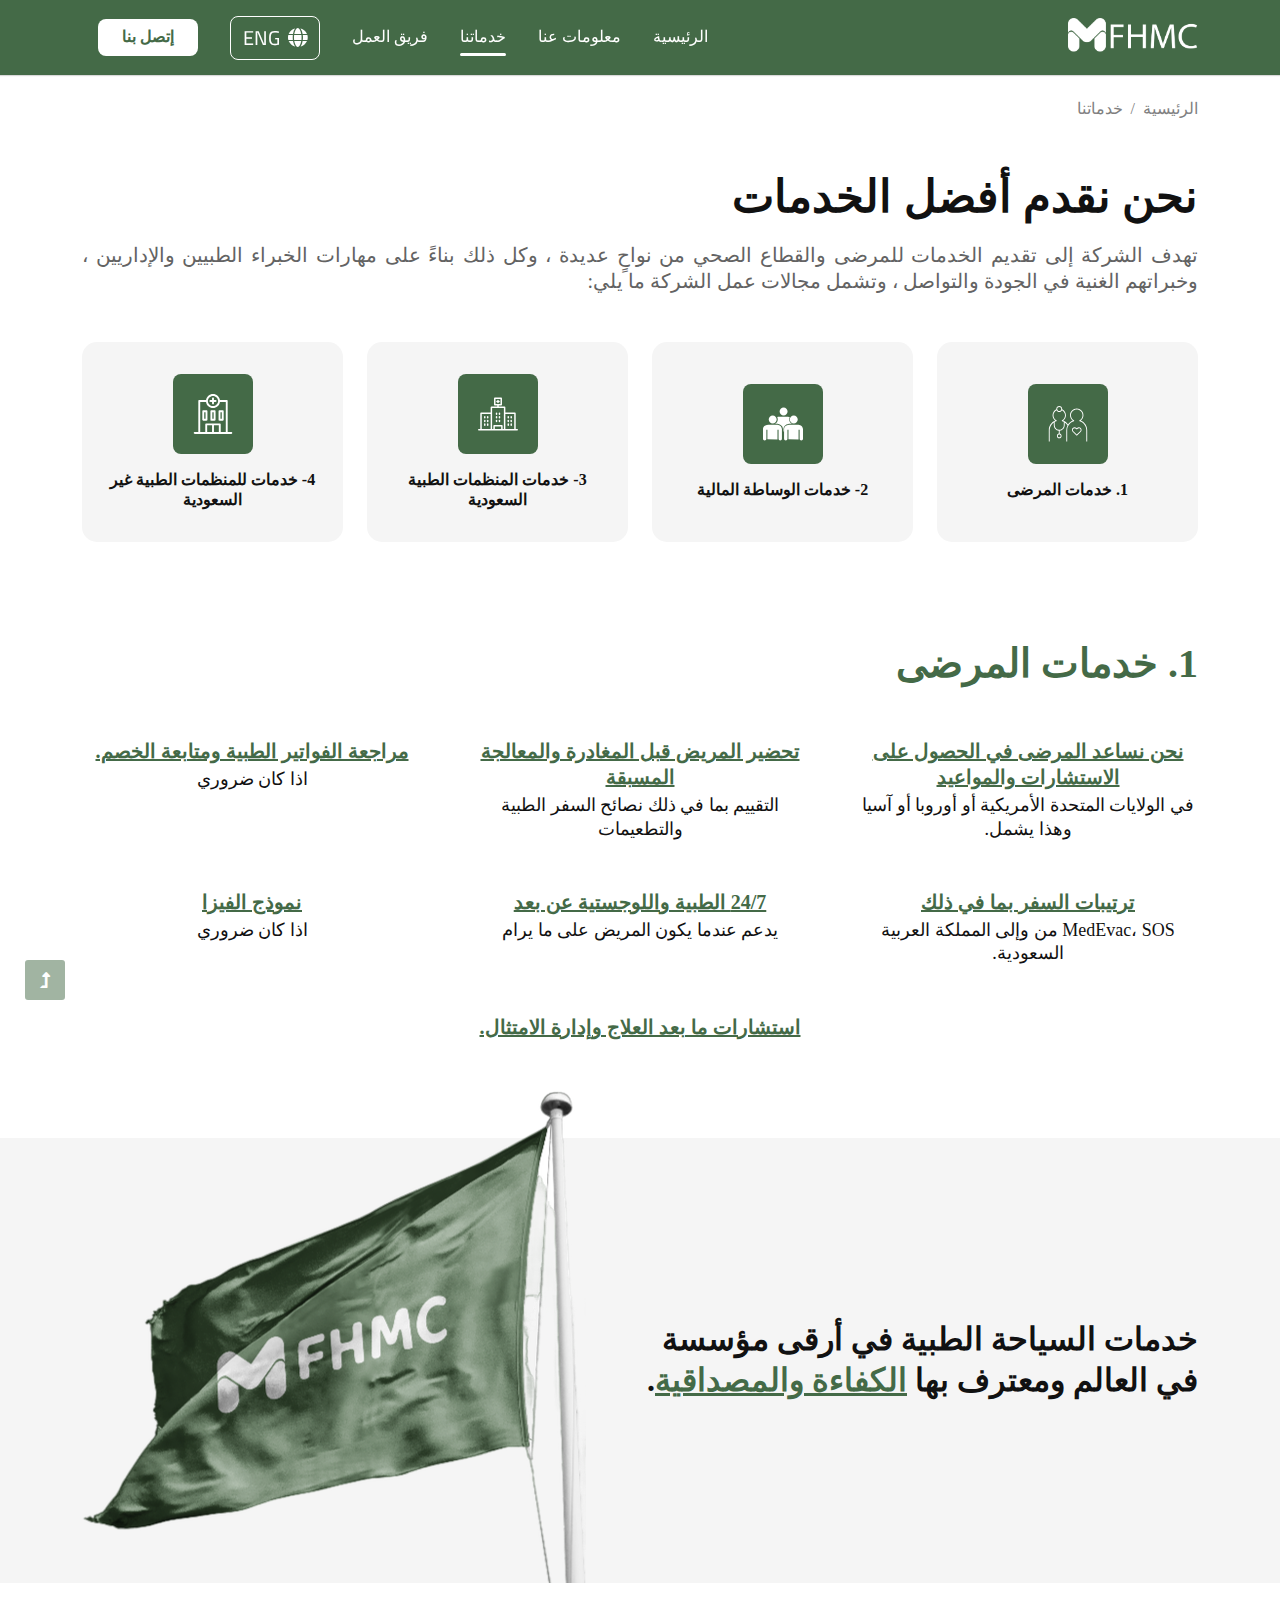
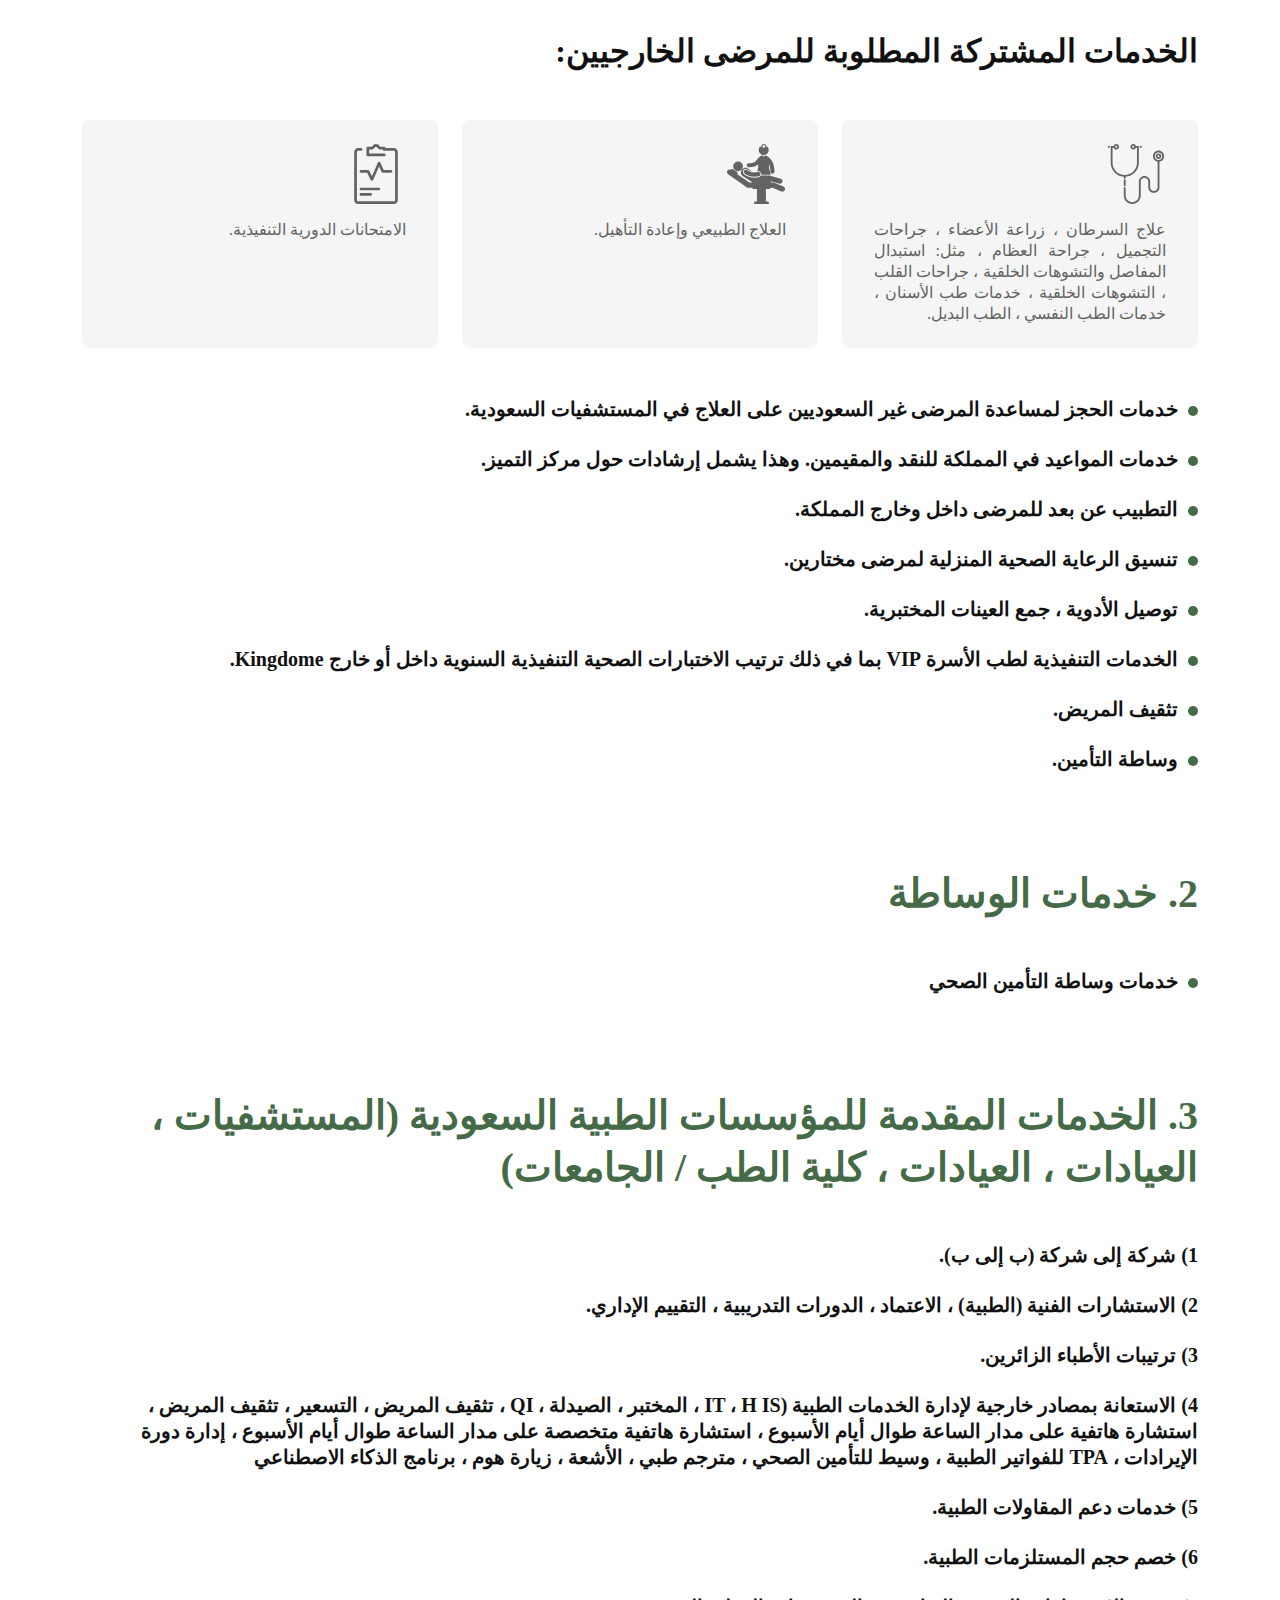
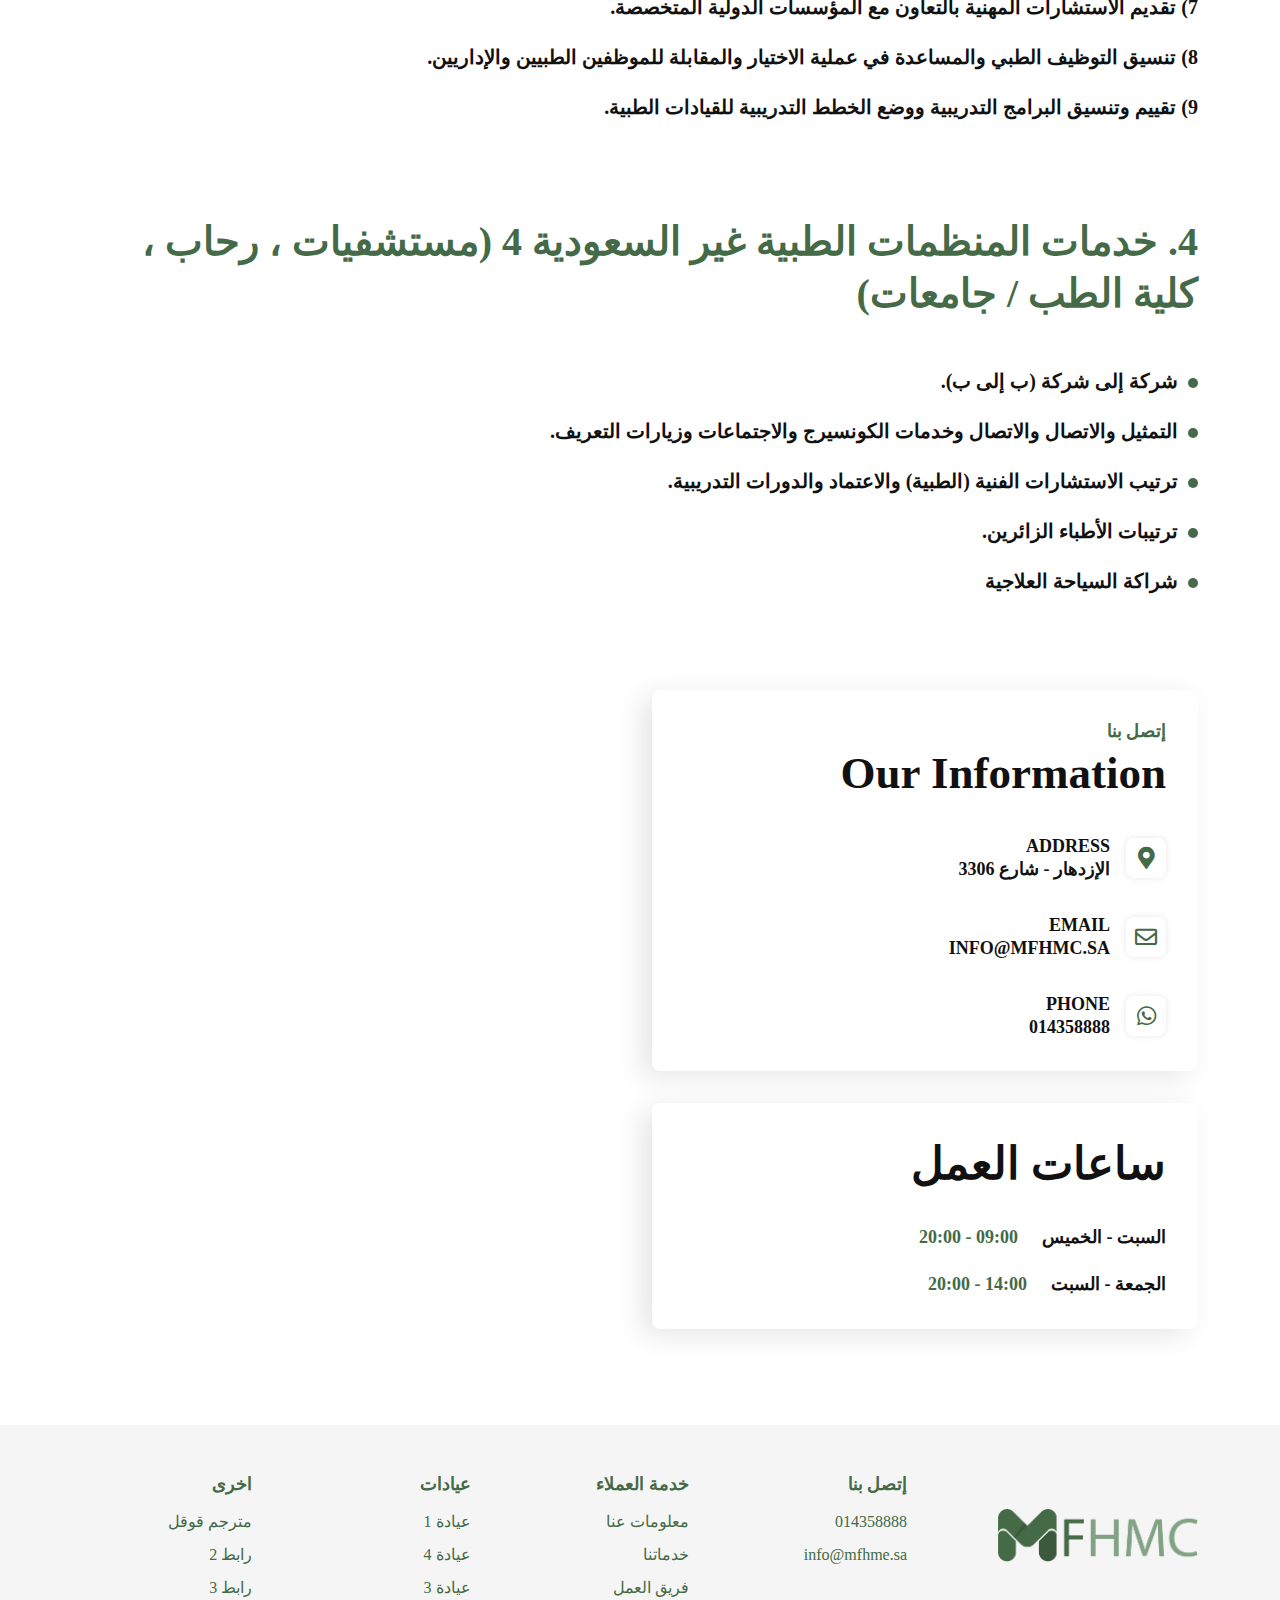
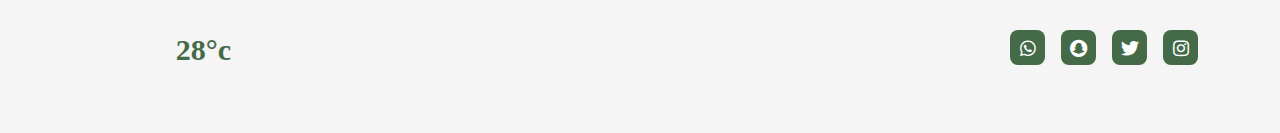
<file: services_ar.html>
<!DOCTYPE html>
<html lang="ar">

<head>

    <meta charset="UTF-8">
    
    <meta name="viewport" content="height=device-height, 
                      width=device-width, initial-scale=1.0, 
                      minimum-scale=1.0, maximum-scale=1.0, 
                      user-scalable=no">
    
    <meta name="theme-color" content="#446A47">

    <title>FHMC</title>

    <link rel="stylesheet" type="text/css" href="css/bootstrap.min.css">
    
    <link rel="stylesheet" type="text/css" href="css/all.min.css">
    
    <link rel='stylesheet' href='https://fonts.googleapis.com/css?family=Cairo'>
    
    <link rel="icon" href="img/logo-fhmc-icon.png" sizes="16x16 32x32 48x48 64x64">
    
    <link rel="stylesheet" type="text/css" href="css/swiper.css">
                                    
    <link rel="stylesheet" type="text/css" href="css/main.css">
    
    <link rel="stylesheet" type="text/css" href="css/rtl.css">
    

</head>

<body>
    
    
    <!-- ***** header Start ***** -->
    
    <header class="top-nav" id="header">
    
        <div class="container h-100">
        
            <div class="navbar-content">
            
                <div class="nav-logo">
                    
                    <a class="d-block" href="index_ar.html">
                    
                        <img class="img-fluid" src="img/logo-fhmc-white.png" alt="FHMC">
                    
                    </a>
                
                </div>
                
                <ul class="navbar-menu">
                
                    <li class="menu-item">
                    
                        <a class="navbar-link  hvr-underline-from-left" href="index_ar.html"> الرئيسية </a>
                    
                    </li>
                    <li class="menu-item">
                    
                        <a class="navbar-link  hvr-underline-from-left" href="about_ar.html"> معلومات عنا</a>
                    
                    </li>
                    <li class="menu-item">
                    
                        <a class="navbar-link  hvr-underline-from-left active" href="services_ar.html"> خدماتنا </a>
                    
                    </li>
                    <li class="menu-item">
                    
                        <a class="navbar-link  hvr-underline-from-left " href="staff_ar.html"> فريق العمل </a>
                    
                    </li>
                    <li class="menu-item">
                    
                        <a class="lang-btn" href="services.html"> 
                            
                            <i class="fa-solid fa-globe"></i>
                            ENG 
                        </a>
                    
                    </li>
                   
                    <li class="menu-item">
                    
                        <a class="contact-btn" href="contact_ar.html">إتصل بنا</a>
                    </li>
                    
                   
                      
                </ul>
                
                <div class="nav-toggler mobile-item">
                            
                          
                    <svg width="100" height="100" viewBox="0 0 100 100">
                            <path class="line line1" d="M 20,29.000046 H 80.000231 C 80.000231,29.000046 94.498839,28.817352 94.532987,66.711331 94.543142,77.980673 90.966081,81.670246 85.259173,81.668997 79.552261,81.667751 75.000211,74.999942 75.000211,74.999942 L 25.000021,25.000058"></path>
                            <path class="line line2" d="M 20,50 H 80"></path>
                            <path class="line line3" d="M 20,70.999954 H 80.000231 C 80.000231,70.999954 94.498839,71.182648 94.532987,33.288669 94.543142,22.019327 90.966081,18.329754 85.259173,18.331003 79.552261,18.332249 75.000211,25.000058 75.000211,25.000058 L 25.000021,74.999942"></path>
                    </svg>
                          
                            
                </div>
            
            </div>
        
        </div>
    
    </header>
    
    <!-- ***** header End ***** -->
        
    
    <div class="page-wrapper">
        
        <!-- ***** breadcrumb-section Start ***** -->
        
        <section class="breadcrumb-section">
    
            <div class="container">

                <nav class="breadcrumb-nav" aria-label="breadcrumb">
                    
                  <ol class="breadcrumb">
                    <li class="breadcrumb-item"><a href="index_ar.html">الرئيسية</a></li>
                    <li class="breadcrumb-item active" aria-current="page"> خدماتنا</li>


                  </ol>
                    
                </nav>

            </div>

            

        </section>
        
        <!-- ***** breadcrumb-section End ***** -->
        
        
        <!-- ***** services-section Start ***** -->
        
        <section class="section-style services-section no-more">
        
            <div class="container">
            
                <div class="services-area">
                
                    <div class="title-wrap mb-box mb-sm-5">

                        <h1 class="main-title mb-3">نحن نقدم أفضل الخدمات</h1>
                        <p class="subject-text">
                        
                            تهدف الشركة إلى تقديم الخدمات للمرضى والقطاع الصحي من نواحٍ عديدة ، وكل ذلك بناءً على مهارات الخبراء الطبيين والإداريين ، وخبراتهم الغنية في الجودة والتواصل ، وتشمل مجالات عمل الشركة ما يلي:
                        
                        </p>

                    </div>
                             
                    <div class="row row-cols-xl-4 row-cols-md-2 row-cols-1">
                    
                        <a href="service_ar.html"><div class="service-wrap">
                        
                            <div class="service-box">
                            
                                <div class="service-icon">
                                
                                    <svg xmlns="http://www.w3.org/2000/svg" xmlns:xlink="http://www.w3.org/1999/xlink" version="1.1" id="Layer_1" x="0px" y="0px" viewBox="0 0 32 32" style="enable-background:new 0 0 32 32;" xml:space="preserve">
                                        <path id="doctor-patient_1_" d="M31.36,30h-0.72v-9c0-3.358-2.151-6.289-5.354-7.292c-0.138-0.043-0.236-0.165-0.251-0.308  c-0.014-0.144,0.059-0.282,0.185-0.351c1.492-0.82,2.42-2.372,2.42-4.049c0-2.559-2.081-4.64-4.64-4.64S18.36,6.441,18.36,9  c0,1.677,0.928,3.229,2.421,4.049c0.126,0.069,0.198,0.208,0.185,0.351c-0.015,0.144-0.113,0.265-0.251,0.308  C17.512,14.711,15.36,17.642,15.36,21v9h-0.72v-9c0-1.389,0.336-2.711,0.944-3.877c-0.567-0.963-1.326-1.778-2.224-2.401V17  c0,2.283-1.764,4.162-4,4.346v2.329c0.854,0.168,1.5,0.923,1.5,1.825c0,1.025-0.834,1.86-1.86,1.86s-1.86-0.835-1.86-1.86  c0-0.902,0.646-1.657,1.5-1.825v-2.329c-2.236-0.184-4-2.062-4-4.346v-2.281C2.617,16.116,1.36,18.433,1.36,21v9H0.64v-9  c0-3.426,2.045-6.444,5.161-7.727C4.453,12.269,3.64,10.69,3.64,9c0-2.055,1.173-3.921,3.007-4.817C6.643,4.123,6.64,4.062,6.64,4  c0-1.301,1.059-2.36,2.36-2.36S11.36,2.699,11.36,4c0,0.062-0.002,0.123-0.007,0.183C13.187,5.079,14.36,6.945,14.36,9  c0,1.69-0.812,3.269-2.162,4.274c1.555,0.642,2.872,1.732,3.797,3.146c0.903-1.383,2.215-2.491,3.807-3.146  C18.452,12.269,17.64,10.69,17.64,9c0-2.956,2.405-5.36,5.36-5.36S28.36,6.044,28.36,9c0,1.69-0.812,3.269-2.162,4.273  c3.116,1.283,5.162,4.302,5.162,7.727V30z M9,24.36c-0.628,0-1.14,0.511-1.14,1.14S8.372,26.64,9,26.64s1.14-0.511,1.14-1.14  S9.628,24.36,9,24.36z M5.36,14.278V17c0,2.007,1.633,3.64,3.64,3.64s3.64-1.633,3.64-3.64v-2.72  c-0.429-0.231-0.882-0.423-1.355-0.571c-0.138-0.043-0.236-0.165-0.251-0.308c-0.014-0.144,0.059-0.282,0.185-0.351  c1.493-0.821,2.421-2.373,2.421-4.05c0-1.725-0.955-3.296-2.459-4.097C10.825,5.757,9.982,6.36,9,6.36S7.175,5.757,6.819,4.903  C5.314,5.704,4.36,7.275,4.36,9c0,1.677,0.928,3.229,2.421,4.049c0.126,0.069,0.199,0.208,0.185,0.351  c-0.015,0.144-0.113,0.265-0.251,0.308C6.239,13.857,5.786,14.049,5.36,14.278z M9,2.36C8.096,2.36,7.36,3.096,7.36,4  S8.096,5.64,9,5.64S10.64,4.904,10.64,4S9.904,2.36,9,2.36z M23,25.36c-0.092,0-0.185-0.035-0.255-0.105l-2.973-2.973  c-0.4-0.401-0.622-0.934-0.625-1.499c-0.002-0.572,0.22-1.111,0.625-1.518c0.402-0.402,0.937-0.624,1.505-0.626  c0.002,0,0.003,0,0.005,0c0.569,0,1.105,0.223,1.509,0.625L23,19.475l0.209-0.21c0.807-0.803,2.212-0.805,3.019,0  c0.413,0.414,0.635,0.963,0.624,1.548c-0.01,0.555-0.231,1.077-0.624,1.47l-2.973,2.973C23.185,25.325,23.092,25.36,23,25.36z   M21.282,19.36c-0.001,0-0.002,0-0.003,0c-0.377,0-0.731,0.147-0.997,0.414c-0.269,0.269-0.416,0.626-0.414,1.005  c0.001,0.375,0.148,0.729,0.414,0.993L23,24.491l2.718-2.719c0.261-0.26,0.407-0.605,0.413-0.973  c0.008-0.388-0.139-0.752-0.413-1.025c-0.534-0.536-1.467-0.535-1.999,0l-0.464,0.464c-0.141,0.141-0.369,0.141-0.51,0l-0.464-0.464  C22.015,19.507,21.659,19.36,21.282,19.36z"/>
                                        <rect id="_Transparent_Rectangle" style="fill:none;" width="32" height="32"/>
                                    </svg>
                                </div>
                                <p class="service-desc">1. خدمات المرضى</p>
                            
                            </div>
                        </div></a>
                        <a href="#brokage"><div class="service-wrap">
                        
                            <div class="service-box">
                            
                                <div class="service-icon">
                                
                                  <svg xmlns="http://www.w3.org/2000/svg" xmlns:xlink="http://www.w3.org/1999/xlink" version="1.1" id="Capa_1" x="0px" y="0px" viewBox="0 0 28.832 28.832" style="enable-background:new 0 0 28.832 28.832;" xml:space="preserve"><g><path d="M11.98,5.373c0-1.584,1.284-2.869,2.869-2.869s2.869,1.284,2.869,2.869s-1.284,2.869-2.869,2.869   S11.98,6.957,11.98,5.373z M15.716,15.621c0.616-0.658,1.479-1.075,2.575-1.245c0.249-0.038,0.513-0.061,0.786-0.077   c0.088-0.003,0.171-0.012,0.259-0.012h1.707c-1.253-0.521-2.141-1.761-2.141-3.203c0-0.575,0.143-1.12,0.394-1.596   c-0.89-0.325-1.711-0.32-1.711-0.32h-5.753c-0.643,0.015-1.183,0.096-1.636,0.23c0.281,0.5,0.442,1.076,0.442,1.686   c0,1.442-0.887,2.681-2.142,3.203h1.412c0.017-0.002,0.033-0.002,0.051-0.002c0.1,0,0.209,0.004,0.319,0.012   c0.235,0.017,0.492,0.053,0.758,0.107c1.444,0.303,3.186,1.253,3.379,3.527l0.002,0.051v1.774h0.362l0.002-1.774   C14.779,17.957,14.729,16.675,15.716,15.621z M6.993,13.983c1.582,0,2.869-1.287,2.869-2.871S8.575,8.243,6.993,8.243   c-1.584,0-2.869,1.285-2.869,2.869C4.124,12.695,5.41,13.983,6.993,13.983z M9.728,14.908H3.976   c-4.118,0.076-3.975,3.103-3.975,3.103L0,25.067h0.004c0,0.017-0.003,0.035-0.003,0.05c0,0.67,0.545,1.211,1.213,1.211   c0.669,0,1.209-0.541,1.209-1.211c0-0.016-0.002-0.033-0.005-0.05h0.005v-6.532h0.758l-0.006,6.958l7.266,0.006l-0.006-6.996h0.786   v6.563h0.004c0,0.003,0,0.006,0,0.01c0,0.669,0.541,1.211,1.207,1.211c0.669,0,1.211-0.542,1.211-1.211c0-0.004,0-0.007,0-0.01   V18.01C13.378,14.861,9.728,14.908,9.728,14.908z M22.185,13.982c1.585,0,2.87-1.285,2.87-2.87s-1.285-2.87-2.87-2.87   s-2.87,1.285-2.87,2.87C19.316,12.697,20.6,13.982,22.185,13.982z M24.921,14.908h-5.754c-4.119,0.076-3.973,3.103-3.973,3.103   l-0.002,7.056h0.005c0,0.017-0.003,0.035-0.003,0.05c0,0.67,0.544,1.211,1.212,1.211c0.669,0,1.208-0.541,1.208-1.211   c0-0.016-0.003-0.033-0.004-0.05h0.004v-6.532h0.76l-0.009,6.958l7.266,0.006l-0.006-6.996h0.786v6.563h0.002   c0,0.003,0,0.006,0,0.01c0,0.669,0.542,1.211,1.21,1.211c0.667,0,1.209-0.542,1.209-1.211c0-0.004,0-0.007,0-0.01V18.01   C28.57,14.861,24.921,14.908,24.921,14.908z"/></g></svg>
                                    
                                </div>
                                <p class="service-desc">2- خدمات الوساطة المالية</p>
                            
                            </div>
                        </div></a>
                        <a href="#MEDICAL"><div class="service-wrap">
                        
                            <div class="service-box">
                            
                                <div class="service-icon">
                                
                                    <svg xmlns="http://www.w3.org/2000/svg" xmlns:xlink="http://www.w3.org/1999/xlink" version="1.1" viewBox="0 0 324.667 324.667" enable-background="new 0 0 324.667 324.667">
                                      <g>
                                        <path d="m168.333,69.539v-2.739h2.738c3.313,0 6-2.687 6-6s-2.687-6-6-6h-2.738v-2.738c0-3.313-2.687-6-6-6s-6,2.687-6,6v2.738h-2.738c-3.313,0-6,2.687-6,6s2.687,6 6,6h2.738v2.738c0,3.313 2.687,6 6,6s6-2.686 6-5.999z"/>
                                        <path d="m54.919,199.478c3.313,0 6-2.687 6-6v-8.614c0-3.313-2.687-6-6-6s-6,2.687-6,6v8.614c0,3.313 2.687,6 6,6z"/>
                                        <path d="m78.748,199.478c3.313,0 6-2.687 6-6v-8.614c0-3.313-2.687-6-6-6s-6,2.687-6,6v8.614c0,3.313 2.686,6 6,6z"/>
                                        <path d="m54.919,229.12c3.313,0 6-2.687 6-6v-8.614c0-3.313-2.687-6-6-6s-6,2.687-6,6v8.614c0,3.313 2.687,6 6,6z"/>
                                        <path d="m78.748,229.12c3.313,0 6-2.687 6-6v-8.614c0-3.313-2.687-6-6-6s-6,2.687-6,6v8.614c0,3.313 2.686,6 6,6z"/>
                                        <path d="m54.919,258.762c3.313,0 6-2.687 6-6v-8.614c0-3.313-2.687-6-6-6s-6,2.687-6,6v8.614c0,3.314 2.687,6 6,6z"/>
                                        <path d="m78.748,258.762c3.313,0 6-2.687 6-6v-8.614c0-3.313-2.687-6-6-6s-6,2.687-6,6v8.614c0,3.314 2.686,6 6,6z"/>
                                        <path d="m245.919,199.478c3.313,0 6-2.687 6-6v-8.614c0-3.313-2.687-6-6-6s-6,2.687-6,6v8.614c0,3.313 2.687,6 6,6z"/>
                                        <path d="m269.748,199.478c3.313,0 6-2.687 6-6v-8.614c0-3.313-2.687-6-6-6s-6,2.687-6,6v8.614c0,3.313 2.686,6 6,6z"/>
                                        <path d="m245.919,229.12c3.313,0 6-2.687 6-6v-8.614c0-3.313-2.687-6-6-6s-6,2.687-6,6v8.614c0,3.313 2.687,6 6,6z"/>
                                        <path d="m269.748,229.12c3.313,0 6-2.687 6-6v-8.614c0-3.313-2.687-6-6-6s-6,2.687-6,6v8.614c0,3.313 2.686,6 6,6z"/>
                                        <path d="m245.919,258.762c3.313,0 6-2.687 6-6v-8.614c0-3.313-2.687-6-6-6s-6,2.687-6,6v8.614c0,3.314 2.687,6 6,6z"/>
                                        <path d="m269.748,258.762c3.313,0 6-2.687 6-6v-8.614c0-3.313-2.687-6-6-6s-6,2.687-6,6v8.614c0,3.314 2.686,6 6,6z"/>
                                        <path d="m144.419,155.221v8.614c0,3.313 2.687,6 6,6s6-2.687 6-6v-8.614c0-3.313-2.687-6-6-6s-6,2.687-6,6z"/>
                                        <path d="m168.248,155.221v8.614c0,3.313 2.687,6 6,6s6-2.687 6-6v-8.614c0-3.313-2.687-6-6-6s-6,2.687-6,6z"/>
                                        <path d="m150.419,178.864c-3.313,0-6,2.687-6,6v8.614c0,3.313 2.687,6 6,6s6-2.687 6-6v-8.614c0-3.314-2.686-6-6-6z"/>
                                        <path d="m174.248,178.864c-3.313,0-6,2.687-6,6v8.614c0,3.313 2.687,6 6,6s6-2.687 6-6v-8.614c0-3.314-2.687-6-6-6z"/>
                                        <path d="m150.419,208.506c-3.313,0-6,2.687-6,6v8.614c0,3.313 2.687,6 6,6s6-2.687 6-6v-8.614c0-3.314-2.686-6-6-6z"/>
                                        <path d="m174.248,208.506c-3.313,0-6,2.687-6,6v8.614c0,3.313 2.687,6 6,6s6-2.687 6-6v-8.614c0-3.314-2.687-6-6-6z"/>
                                        <path d="m318.667,284.144h-12.611v-127.376c0-3.314-2.687-6-6-6h-78v-42.943c0-3.313-2.687-6-6-6h-47.723v-8.747h20.277c3.313,0 6-2.687 6-6v-52.555c0-3.313-2.687-6-6-6h-52.555c-3.313,0-6,2.687-6,6v52.555c0,3.313 2.687,6 6,6h20.277v8.747h-47.723c-3.313,0-6,2.687-6,6v42.943h-78c-3.313,0-6,2.686-6,6v127.376h-12.609c-3.313,0-6,2.687-6,6s2.687,6 6,6h312.667c3.313,0 6-2.687 6-6s-2.687-6-6-6zm-108.611-170.319v170.319h-10.056v-26.374c0-3.313-2.687-6-6-6h-63.333c-3.313,0-6,2.687-6,6v26.375h-10.056v-170.32h95.445zm-22.056,170.319h-51.333v-20.374h51.333v20.374zm106.056,0h-72v-121.376h72v121.376zm-191.445,0h-72v-121.376h72v121.376zm39.445-243.621h40.555v40.555h-40.555v-40.555z"/>
                                      </g>
                                    </svg>

                                </div>
                                <p class="service-desc">3- خدمات المنظمات الطبية السعودية</p>
                            
                            </div>
                        </div></a>
                        <a href="#ORGANIZATIONS"><div class="service-wrap">
                        
                            <div class="service-box">
                            
                                <div class="service-icon">
                                
                                    <svg xmlns="http://www.w3.org/2000/svg" xmlns:xlink="http://www.w3.org/1999/xlink" version="1.1" id="Capa_1" x="0px" y="0px" viewBox="0 0 422.505 422.505" style="enable-background:new 0 0 422.505 422.505;" xml:space="preserve">
                                    <path d="M173.946,74.015c0-5.523,4.477-10,10-10h17.312V46.703c0-5.523,4.477-10,10-10s10,4.477,10,10v17.312h17.312  c5.523,0,10,4.477,10,10s-4.477,10-10,10h-17.312v17.313c0,5.523-4.477,10-10,10s-10-4.477-10-10V84.015h-17.312  C178.423,84.015,173.946,79.538,173.946,74.015z M414.669,412.505c0,5.523-4.477,10-10,10H17.835c-5.523,0-10-4.477-10-10  s4.477-10,10-10H56.19V74.014c0-5.523,4.477-10,10-10h71.725C142.812,27.913,173.836,0,211.258,0  c37.421,0,68.445,27.914,73.341,64.015l71.725-0.001c2.652,0,5.196,1.054,7.071,2.929c1.875,1.875,2.929,4.419,2.929,7.071v328.491  h38.345C410.192,402.505,414.669,406.982,414.669,412.505z M157.242,74.015c0,29.784,24.231,54.015,54.016,54.015  c29.784,0,54.014-24.231,54.014-54.015S241.042,20,211.258,20C181.474,20,157.242,44.231,157.242,74.015z M201.258,330.476h-51.581  v72.029h51.576L201.258,330.476z M272.839,330.476h-51.582l-0.005,72.029h51.586V330.476z M346.325,84.014H284.6  c-4.896,36.101-35.92,64.016-73.341,64.016c-37.422,0-68.447-27.915-73.343-64.016H76.19v318.491h53.487v-82.029  c0-5.523,4.477-10,10-10h71.581h0h71.581c5.523,0,10,4.477,10,10v82.029h53.485V84.014z M279.986,172.169h34.076  c5.523,0,10,4.477,10,10v89.148c0,5.523-4.477,10-10,10h-34.076c-5.523,0-10-4.477-10-10v-89.148  C269.986,176.646,274.463,172.169,279.986,172.169z M289.986,261.317h14.076v-69.148h-14.076V261.317z M238.294,182.169v89.148  c0,5.523-4.477,10-10,10H194.22c-5.523,0-10-4.477-10-10v-89.148c0-5.523,4.477-10,10-10h34.074  C233.817,172.169,238.294,176.646,238.294,182.169z M218.294,192.169H204.22v69.148h14.074V192.169z M152.53,182.169v89.148  c0,5.523-4.477,10-10,10h-34.075c-5.523,0-10-4.477-10-10v-89.148c0-5.523,4.477-10,10-10h34.075  C148.053,172.169,152.53,176.646,152.53,182.169z M132.53,192.169h-14.075v69.148h14.075V192.169z"/></svg>

                                </div>
                                <p class="service-desc">4- خدمات للمنظمات الطبية غير السعودية</p>
                            
                            </div>
                        </div></a>
                    
                    </div>
                    
                   
                </div>
            
            </div>
        
        </section>
        
        <!-- ***** services-section End ***** -->
        
        
        <!-- ***** services-details-section Start ***** -->
        
        <section class="section-style services-details-section">
            
            <div class="services-details-area">
        
                <div class="container">

                    <div class="services-description-items" id="patient">

                        <div class="service-desc-wrap">

                            <div class="title-wrap mb-box mb-sm-5">

                                <h1 class="main-title subject-title">1. خدمات المرضى</h1>

                            </div>
                            <div class="desc-rows">

                                <div class="row row-cols-lg-3 row-cols-md-2 gx-md-5 justify-content-center ">

                                    <div class="row-wrap">

                                        <div class="row-item">

                                            <span class="desc-m">نحن نساعد المرضى في الحصول على الاستشارات والمواعيد</span>
                                            <span class="desc-s">في الولايات المتحدة الأمريكية أو أوروبا أو آسيا وهذا يشمل.</span>

                                        </div>

                                    </div>
                                    <div class="row-wrap">

                                        <div class="row-item">

                                            <span class="desc-m">تحضير المريض قبل المغادرة والمعالجة المسبقة</span>
                                            <span class="desc-s">التقييم بما في ذلك نصائح السفر الطبية والتطعيمات</span>

                                        </div>

                                    </div>
                                    <div class="row-wrap">

                                        <div class="row-item">

                                            <span class="desc-m">مراجعة الفواتير الطبية ومتابعة الخصم.</span>
                                            <span class="desc-s">اذا كان ضروري</span>

                                        </div>

                                    </div>
                                    <div class="row-wrap">

                                        <div class="row-item">

                                            <span class="desc-m">ترتيبات السفر بما في ذلك</span>
                                            <span class="desc-s">MedEvac، SOS من وإلى المملكة العربية السعودية.</span>

                                        </div>

                                    </div>
                                    <div class="row-wrap">

                                        <div class="row-item">

                                            <span class="desc-m">24/7 الطبية واللوجستية عن بعد</span>
                                            <span class="desc-s">يدعم عندما يكون المريض على ما يرام</span>

                                        </div>

                                    </div>
                                    <div class="row-wrap">

                                        <div class="row-item">

                                            <span class="desc-m">نموذج الفيزا</span>
                                            <span class="desc-s">اذا كان ضروري</span>

                                        </div>

                                    </div>
                                    <div class="row-wrap">

                                        <div class="row-item">

                                            <span class="desc-m">استشارات ما بعد العلاج وإدارة الامتثال.</span>

                                        </div>

                                    </div>

                                </div>

                            </div>



                        </div>


                    </div>
                </div>

                <div class="desc-banner">

                   <div class="container">

                       <div class="row gx-lg-5 ">

                           <div class="col-lg">

                               <div class="banner-content">

                                   <p class="banner-text">

                                    خدمات السياحة الطبية في أرقى مؤسسة في العالم ومعترف بها <span>الكفاءة والمصداقية</span>.

                               </p>

                               </div>

                           </div>
                           <div class="col-xl-auto col-lg-5">

                               <div class="banner-img">

                                        <img class="img-fluid" src="img/flag_2.png" alt="imgDesc">

                                </div>

                           </div>

                       </div>             


                  </div> 

                </div>

                <div class="container">

                    <div class="services-description-items">
                    
                        <div class="service-desc-wrap">
                        
                            <div class="title-wrap small mb-box mb-sm-5">
                            
                                <h1 class="main-title ">الخدمات المشتركة المطلوبة للمرضى الخارجيين:</h1>
                            
                            </div>
                            
                            <div class="dec-boxes">
                            
                                <div class="row row-cols-lg-3 row-cols-md-2">
                                
                                    <div class="box-wrap col-md-12 col-lg-4">
                                
                                        <div class="box-item">
                                        
                                              <div class="item-icon">
                                            
                                                <svg xmlns="http://www.w3.org/2000/svg" xmlns:xlink="http://www.w3.org/1999/xlink" version="1.1" id="Layer_1" x="0px" y="0px" viewBox="0 0 512 512" style="enable-background:new 0 0 512 512;" xml:space="preserve"><g><g><rect x="15.967" y="16.145" transform="matrix(0.9999 -0.0164 0.0164 0.9999 -0.3892 0.3964)" width="16.017" height="15.574"/></g></g><g><g><rect x="287.991" y="16.164" width="16.612" height="15.574"/></g></g><g><g><path d="M254.639,16.014C251.406,6.704,242.551,0,232.154,0c-13.125,0-23.801,10.677-23.801,23.801s10.676,23.801,23.801,23.801    c10.397,0,19.252-6.704,22.485-16.014h9.761v128.33c0,57.516-46.792,104.309-104.309,104.309    c-57.516,0-104.309-46.793-104.309-104.309V31.588h9.762c3.233,9.31,12.088,16.014,22.485,16.014    c13.123,0,23.8-10.677,23.8-23.801C111.83,10.677,101.153,0,88.03,0C77.632,0,68.778,6.704,65.544,16.014H40.209v143.904    c0,63.377,49.436,115.416,111.77,119.603v16.971h15.574v-16.93c62.641-3.866,112.421-56.047,112.421-119.644V16.014H254.639z     M232.154,32.028c-4.536,0-8.227-3.691-8.227-8.227s3.691-8.227,8.227-8.227s8.227,3.691,8.227,8.227    S236.69,32.028,232.154,32.028z M88.03,15.574c4.536,0,8.226,3.691,8.226,8.227s-3.69,8.227-8.226,8.227s-8.227-3.691-8.227-8.227    S83.494,15.574,88.03,15.574z"/></g></g><g><g><rect x="151.98" y="303.762" width="15.574" height="56.066"/></g></g><g><g><path d="M448.339,56.048c-26.367,0-47.821,21.452-47.821,47.822c0,23.738,17.389,43.483,40.095,47.189v217.039    c0,17.781-14.438,32.247-32.186,32.247c-17.748,0-32.186-14.466-32.186-32.247v-48.042c0-26.369-21.425-47.821-47.76-47.821    c-26.334,0-47.76,21.452-47.76,47.821v120.103c0,31.026-25.383,56.268-56.585,56.268s-56.585-25.242-56.585-56.268v-72.027    h-15.574v72.027c0,39.614,32.371,71.842,72.159,71.842s72.159-32.228,72.159-71.842V320.055c0-17.781,14.438-32.247,32.186-32.247    c17.748,0,32.186,14.466,32.186,32.247v48.042c0,26.369,21.425,47.821,47.76,47.821c26.334,0,47.76-21.452,47.76-47.821V151.036    c22.646-3.756,39.973-23.471,39.973-47.166C496.159,77.5,474.707,56.048,448.339,56.048z M448.339,136.117    c-17.781,0-32.247-14.466-32.247-32.247c0-17.782,14.466-32.248,32.247-32.248s32.248,14.466,32.248,32.248    C480.586,121.651,466.12,136.117,448.339,136.117z"/></g></g><g><g><path d="M448.339,80.069c-13.125,0-23.801,10.677-23.801,23.801c0,13.124,10.676,23.801,23.801,23.801    s23.801-10.677,23.801-23.801C472.139,90.746,461.463,80.069,448.339,80.069z M448.339,112.096c-4.536,0-8.227-3.691-8.227-8.227    c0-4.536,3.691-8.227,8.227-8.227s8.227,3.691,8.227,8.227C456.566,108.406,452.875,112.096,448.339,112.096z"/></g></g></svg>
                                            
                                            </div>
                                          
                                            <p class="item-text">
                                            
                                                علاج السرطان ، زراعة الأعضاء ، جراحات التجميل ، جراحة العظام ، مثل: استبدال المفاصل والتشوهات الخلقية ، جراحات القلب ، التشوهات الخلقية ، خدمات طب الأسنان ، خدمات الطب النفسي ، الطب البديل.
                                            
                                            </p>
                                        
                                        </div>
                                    
                                    </div>
                                    <div class="box-wrap">
                                
                                        <div class="box-item">
                                        
                                            <div class="item-icon">
                                            
                                                    <svg xmlns="http://www.w3.org/2000/svg" xmlns:xlink="http://www.w3.org/1999/xlink" version="1.1" id="Capa_1" x="0px" y="0px" width="97.301px" height="97.302px" viewBox="0 0 97.301 97.302" style="enable-background:new 0 0 97.301 97.302;" xml:space="preserve"><g><g><path d="M51.583,45.473c-10.849,2.372-16.271-2.68-16.553-2.95c-1.37-1.367-3.587-1.379-4.97-0.021    c-1.393,1.366-1.414,3.604-0.048,4.996c0.271,0.276,5.706,5.671,16.019,5.671c2.144,0,4.499-0.231,7.062-0.793    c1.906-0.417,3.112-2.302,2.695-4.206C55.372,46.263,53.488,45.058,51.583,45.473z"/><circle cx="19.542" cy="36.266" r="7.948"/><path d="M93.032,68.812l-14.885-6.012c-0.516-0.207-1.066-0.314-1.621-0.314h-3.793v-0.824c0-0.422-0.109-0.814-0.291-1.165    l14.032,3.829c0.371,0.101,0.744,0.15,1.111,0.15c1.85,0,3.545-1.23,4.056-3.102c0.612-2.242-0.709-4.557-2.951-5.167    l-18.484-5.046c-0.367-0.1-0.728-0.1-1.13-0.098l-12.601,0.012c-0.587,1.387-1.812,2.48-3.391,2.826    c-2.079,0.455-4.195,0.686-6.292,0.686c-10.229,0-17.198-5.469-17.489-5.702c-1.002-0.799-1.634-1.941-1.777-3.215    c-0.145-1.275,0.216-2.53,1.017-3.534c0.916-1.15,2.286-1.809,3.757-1.809c1.074,0,2.131,0.367,2.976,1.034    c0.142,0.11,2.877,2.199,7.226,3.151l-7.761-5.004c-2.736-1.766-6.12-0.547-8.106,1.332c0,0-0.664,0.567-1.13,1.326    c-0.446,0.726-0.794,1.631-0.794,1.631L24.7,43.819c-0.899,2.602-0.61,6.175,2.136,7.947l14.744,9.508    c0.175,0.113,0.354,0.215,0.532,0.305c0,0.027-0.008,0.055-0.008,0.082v0.824h-4.193l-19.614-13.61    c0.097-0.106,0.19-0.22,0.27-0.347c0.72-1.15,0.371-2.667-0.78-3.389l-6.677-4.182c-1.121-0.703-2.584-0.384-3.327,0.698    c-1.888-0.923-4.214-0.372-5.449,1.407c-1.363,1.964-0.876,4.662,1.089,6.025l30.665,21.285c0.724,0.504,1.586,0.772,2.468,0.772    h5.717c0.364,0.981,1.302,1.684,2.407,1.684h5.439V93.15H47.47c-1.146,0-2.074,0.93-2.074,2.076s0.929,2.075,2.074,2.075h20.232    c1.146,0,2.075-0.929,2.075-2.075s-0.93-2.076-2.075-2.076h-2.983V72.828h5.438c1.106,0,2.043-0.702,2.408-1.684h3.119    l14.105,5.697c0.53,0.215,1.079,0.316,1.618,0.316c1.716,0,3.336-1.024,4.017-2.709C96.32,72.23,95.25,69.708,93.032,68.812z"/><path d="M37.083,37.846c7.871,0,12.233-2.105,15.077-4.597v5.456c-0.254,1.096-0.72,3.132-1.27,5.574    c0.211-0.042,0.419-0.076,0.63-0.122c0.342-0.075,0.688-0.112,1.033-0.112c2.246,0,4.227,1.594,4.708,3.791    c0.14,0.643,0.144,1.283,0.032,1.893l11.989-0.06c0.527,0,0.989,0.062,1.475,0.192l1.756,0.48    c-0.998-4.874-2.133-9.672-2.601-11.613v-6.485c1.287,2.681,2.091,6.522,2.009,12.41c-0.026,1.858,1.46,3.387,3.318,3.413    c0.018,0,0.032,0,0.049,0c1.837,0,3.34-1.476,3.363-3.319c0.225-16.004-7.793-23.512-15.5-26.364    c-0.008-0.002-0.016-0.002-0.021-0.004l-2.097,2.199l-2.159-2.175c-1.202,0.295-2.378,0.833-3.404,1.565    c-0.029,0.016-2.987,2.183-5.058,5.072c-2.41,3.259-4.491,6.072-13.332,6.072c-1.858,0-3.366,1.508-3.366,3.367    C33.716,36.339,35.224,37.846,37.083,37.846z"/><path d="M61.164,17.722c4.487,0,8.128-3.638,8.128-8.127c0-1.877-0.651-3.592-1.725-4.965h-2.628V3.397h1.444    c-0.506-0.425-1.056-0.799-1.654-1.092C64.113,0.949,62.75,0,61.166,0c-1.582,0-2.941,0.947-3.562,2.302    c-0.601,0.293-1.152,0.669-1.659,1.095h1.65V4.63H54.76c-1.068,1.373-1.722,3.088-1.722,4.965    C53.04,14.084,56.676,17.722,61.164,17.722z M61.166,1.714c1.219,0,2.208,0.99,2.208,2.208S62.384,6.13,61.166,6.13    c-1.217,0-2.206-0.99-2.206-2.208S59.949,1.714,61.166,1.714z"/></g></g></svg>
                                            
                                            </div>
                                            <p class="item-text">
                                            
                                                العلاج الطبيعي وإعادة التأهيل.
                                            </p>
                                        
                                        </div>
                                    
                                    </div>
                                    <div class="box-wrap">
                                
                                        <div class="box-item">
                                        
                                            <div class="item-icon">
                                            
                                                <svg xmlns="http://www.w3.org/2000/svg" xmlns:xlink="http://www.w3.org/1999/xlink" version="1.1" id="Layer_1" x="0px" y="0px" viewBox="0 0 512 512" style="enable-background:new 0 0 512 512;" xml:space="preserve"><g><g><path d="M384,221.091h-62.836l-27.927-62.836c-2.327-4.655-5.818-6.982-10.473-6.982c-4.655,0-9.309,2.327-10.473,6.982    l-51.2,116.364l-22.109-46.545c-2.327-3.491-5.818-6.982-10.473-6.982H128c-6.982,0-11.636,4.655-11.636,11.636    s4.655,11.636,11.636,11.636h52.364l30.255,62.836c2.327,3.491,5.818,6.982,10.473,6.982s8.145-2.327,10.473-6.982l51.2-115.2    l20.945,46.545c1.164,3.491,5.818,5.818,10.473,5.818H384c6.982,0,11.636-4.655,11.636-11.636S390.982,221.091,384,221.091z"/></g></g><g><g><path d="M407.273,34.909h-69.818c0-6.982-4.655-11.636-11.636-11.636h-29.091c-4.655,0-8.145-2.327-9.309-4.655    C280.436,6.982,268.8,0,256,0s-24.436,6.982-30.255,18.618c-2.327,2.327-5.818,4.655-10.473,4.655h-29.091    c-6.982,0-11.636,4.655-11.636,11.636v58.182c0,6.982,4.655,11.636,11.636,11.636h139.636c6.982,0,11.636-4.655,11.636-11.636    c0-6.982-4.655-11.636-11.636-11.636h-128V46.545h17.455c12.8,0,24.436-6.982,30.255-17.455c4.655-8.145,16.291-6.982,20.945,0    c5.818,10.473,17.455,17.455,30.255,17.455h17.455c0,6.982,4.655,11.636,11.636,11.636h81.455c6.982,0,11.636,4.655,11.636,11.636    v407.273c0,6.982-4.655,11.636-11.636,11.636H104.727c-6.982,0-11.636-4.655-11.636-11.636V69.818    c0-6.982,4.655-11.636,11.636-11.636H128c6.982,0,11.636-4.655,11.636-11.636S134.982,34.909,128,34.909h-23.273    c-19.782,0-34.909,15.127-34.909,34.909v407.273c0,19.782,15.127,34.909,34.909,34.909h302.545    c19.782,0,34.909-15.127,34.909-34.909V69.818C442.182,50.036,427.055,34.909,407.273,34.909z"/></g></g><g><g><path d="M279.273,372.364H128c-6.982,0-11.636,4.655-11.636,11.636s4.655,11.636,11.636,11.636h151.273    c6.982,0,11.636-4.655,11.636-11.636S286.255,372.364,279.273,372.364z"/></g></g><g><g><path d="M209.455,418.909H128c-6.982,0-11.636,4.655-11.636,11.636s4.655,11.636,11.636,11.636h81.455    c6.982,0,11.636-4.655,11.636-11.636S216.436,418.909,209.455,418.909z"/></g></g></svg>
                                                
                                            
                                            </div>
                                            <p class="item-text">
                                            
                                                الامتحانات الدورية التنفيذية.
                                            </p>
                                        
                                        </div>
                                    
                                    </div>
                                
                                </div>
                            </div>
                            
                            <div class="texts-list-wrap">
                            
                                <ul class="texts-list">
                                
                                    <li class="list-item">خدمات الحجز لمساعدة المرضى غير السعوديين على العلاج في المستشفيات السعودية.</li>
                                    <li class="list-item">خدمات المواعيد في المملكة للنقد والمقيمين. وهذا يشمل إرشادات حول مركز التميز.</li>
                                    <li class="list-item">التطبيب عن بعد للمرضى داخل وخارج المملكة.</li>
                                    <li class="list-item">تنسيق الرعاية الصحية المنزلية لمرضى مختارين.</li>
                                    <li class="list-item">توصيل الأدوية ، جمع العينات المختبرية.</li>
                                    <li class="list-item">الخدمات التنفيذية لطب الأسرة VIP بما في ذلك ترتيب الاختبارات الصحية التنفيذية السنوية داخل أو خارج Kingdome.</li>
                                    <li class="list-item">تثقيف المريض.</li>
                                    <li class="list-item">وساطة التأمين.</li>
                                
                                </ul>
                            
                            </div>
                        
                        </div>
                        <div class="service-desc-wrap" id="brokage">
                        
                            <div class="title-wrap  mb-box mb-sm-5">
                            
                                <h1 class="main-title subject-title">2. خدمات الوساطة</h1>
                            
                            </div>
                            
                            
                            <div class="texts-list-wrap">
                            
                                <ul class="texts-list">
                                
                                    <li class="list-item">خدمات وساطة التأمين الصحي</li>
                                  
                                </ul>
                            
                            </div>
                        
                        </div>
                        <div class="service-desc-wrap" id="MEDICAL">
                        
                            <div class="title-wrap  mb-box mb-sm-5">
                            
                                <h1 class="main-title subject-title">3. الخدمات المقدمة للمؤسسات الطبية السعودية (المستشفيات ، العيادات ، العيادات ، كلية الطب / الجامعات)</h1>
                            
                            </div>
                            
                            
                            <div class="texts-list-wrap ">
                            
                                <ul class="texts-list no-marker">
                                
                                    <li class="list-item">1) شركة إلى شركة (ب إلى ب).</li>
                                    
                                    <li class="list-item">2) الاستشارات الفنية (الطبية) ، الاعتماد ، الدورات التدريبية ، التقييم الإداري.</li>
                                    
                                    <li class="list-item">3) ترتيبات الأطباء الزائرين.</li>
                                    
                                    <li class="list-item">4) الاستعانة بمصادر خارجية لإدارة الخدمات الطبية (IT ، H IS ، المختبر ، الصيدلة ، QI ، تثقيف المريض ، التسعير ، تثقيف المريض ، استشارة هاتفية على مدار الساعة طوال أيام الأسبوع ، استشارة هاتفية متخصصة على مدار الساعة طوال أيام الأسبوع ، إدارة دورة الإيرادات ، TPA للفواتير الطبية ، وسيط للتأمين الصحي ، مترجم طبي ، الأشعة ، زيارة هوم ، برنامج الذكاء الاصطناعي</li>
                                    
                                    <li class="list-item">5) خدمات دعم المقاولات الطبية.</li>
                                    
                                    <li class="list-item">6) خصم حجم المستلزمات الطبية.</li>
                                    
                                    <li class="list-item">7) تقديم الاستشارات المهنية بالتعاون مع المؤسسات الدولية المتخصصة.</li>
                                    
                                    <li class="list-item">8) تنسيق التوظيف الطبي والمساعدة في عملية الاختيار والمقابلة للموظفين الطبيين والإداريين.</li>
                                  
                                    <li class="list-item">9) تقييم وتنسيق البرامج التدريبية ووضع الخطط التدريبية للقيادات الطبية.</li>
                                  
                                  
                                </ul>
                            
                            </div>
                        
                        </div>
                        <div class="service-desc-wrap" id="ORGANIZATIONS">
                        
                            <div class="title-wrap  mb-box mb-sm-5">
                            
                                <h1 class="main-title subject-title">4. خدمات المنظمات الطبية غير السعودية 4 (مستشفيات ، رحاب ، كلية الطب / جامعات)</h1>
                            
                            </div>
                            
                            
                            <div class="texts-list-wrap">
                            
                                <ul class="texts-list">
                                
                                    <li class="list-item">شركة إلى شركة (ب إلى ب).</li>
                                    
                                    
                                    <li class="list-item">التمثيل والاتصال والاتصال وخدمات الكونسيرج والاجتماعات وزيارات التعريف.</li>
                                    
                                    
                                    <li class="list-item">ترتيب الاستشارات الفنية (الطبية) والاعتماد والدورات التدريبية.</li>
                                    
                                    
                                    <li class="list-item">ترتيبات الأطباء الزائرين.</li>
                                    
                                    
                                    <li class="list-item">شراكة السياحة العلاجية</li>
                                    
                                   
                                </ul>
                            
                            </div>
                        
                        </div>
                    
                    
                    </div>

                </div>

            </div>
        
        </section>
        
        <!-- ***** services-details-section End ***** -->
        
    
        <!-- ***** إتصل بنا-section Start ***** -->
        
        <section class="section-style إتصل بنا-section">
        
            <div class="container">
            
                <div class="contact-area">
                
                    <div class="row">
                    
                        <div class="col-lg-6">
                        
                            <div class="contact-boxes">
                            
                                <div class="box-item info-box padding-box">
                                
                                    <div class="title-wrap ">
                                        <span class="sub-title">إتصل بنا</span>
                                        <h1 class="main-title">our information</h1>
                                    </div>
                                    <div class="info-items">
                                    
                                        <div class="info-item">
                                        
                                            <div class="info-icon"><i class="fas fa-map-marker-alt"></i></div>
                                            <div class="info-texts">
                                            
                                                <span class="text-item info-title">ADDRESS</span>
                                                <span class="text-item info-val">الإزدهار - شارع 3306</span>
                                            
                                            </div>
                                        
                                        </div>
                                        <div class="info-item">
                                        
                                            <div class="info-icon"><i class="far fa-envelope"></i></div>
                                            <div class="info-texts">
                                            
                                                <span class="text-item info-title">EMAIL</span>
                                                <a href="#" class="text-item info-val">INFO@MFHMC.SA</a>
                                            
                                            </div>
                                        
                                        </div>
                                        <div class="info-item">
                                        
                                            <div class="info-icon"><i class="fab fa-whatsapp"></i></div>
                                            <div class="info-texts">
                                            
                                                <span class="text-item info-title">PHONE</span>
                                                <span class="text-item info-val">014358888</span>
                                            
                                            </div>
                                        
                                        </div>
                                        
                                    </div>
                                
                                </div>
                                <div class="box-item hours-box padding-box">
                                
                                    <div class="title-wrap ">
                                        <h1 class="main-title">ساعات العمل</h1>
                                    </div>
                                    <div class="info-items">
                                    
                                        <div class="info-item">
                                        
                                            <div class="info-texts ">
                                            
                                                <span class="text-item info-title">السبت - الخميس</span>
                                                <span class="text-item info-val">09:00 - 20:00</span>
                                            
                                            </div>
                                        
                                        </div>
                                        <div class="info-item">
                                        
                                            <div class="info-texts ">
                                            
                                                <span class="text-item info-title">الجمعة - السبت</span>
                                                <span class="text-item info-val">14:00 - 20:00</span>
                                            
                                            </div>
                                        
                                        </div>
                                        
                                    </div>
                                
                                </div>
                            
                            </div>
                        
                        </div>
                        
                        <div class="col-lg-6">
                        
                           <div class="map-container mt-box mt-lg-0" id="map">

                               <iframe src="https://www.google.com/maps/embed?pb=!1m18!1m12!1m3!1d28979.453789321382!2d46.753383950057724!3d24.780666225054798!2m3!1f0!2f0!3f0!3m2!1i1024!2i768!4f13.1!3m3!1m2!1s0x3e2efda2e71a4331%3A0xf746e0fda2277c89!2z2KfZhNin2LLYr9mH2KfYsdiMINin2YTYsdmK2KfYtiDYp9mE2LPYudmI2K_Zitip!5e0!3m2!1sar!2seg!4v1663162736376!5m2!1sar!2seg"  style="border:0;" allowfullscreen="" loading="lazy" referrerpolicy="no-referrer-when-downgrade"></iframe>

                            </div>

                        </div>
                    
                    </div>
                
                </div>
            
            </div>
        
        </section>
        
        <!-- ***** إتصل بنا-section End ***** -->
        
        
        <!-- ***** footer Start ***** -->
        
        <footer class="section-style w-bg mb-0">
        
            <div class="container">
            
                <div class="row gx-lg-5 ">
                
                    <div class="col-lg-3 col-12">
                    
                        <div class="footer-col">
                        
                            <a class="footer-logo" href="index.html">
                            
                                <img class="img-fluid" src="img/logo-fhmc.png" alt="FHMC">
                            
                            </a>
                        
                        </div>
                    
                    </div>
                    
                    <div class="col-md">
                    
                        <div class="footer-col">
                        
                            <div class="footer-menu">
                            
                                <h3 class="menu-title">إتصل بنا</h3>
                                <ul class="menu-list">
                                
                                    <li class="list-item">
                                    
                                        <a class="item-link" href="#">014358888</a>
                                    
                                    </li>
                                    <li class="list-item">
                                    
                                        <a class="item-link" href="#">info@mfhme.sa</a>
                                    
                                    </li>
                                  
                                
                                </ul>
                            
                            </div>
                        
                        </div>
                    
                    </div>
                    
                    <div class="col-md">
                    
                        <div class="footer-col">
                        
                            <div class="footer-menu">
                            
                                <h3 class="menu-title">خدمة العملاء</h3>
                                <ul class="menu-list">
                                
                                    <li class="list-item">
                                    
                                        <a class="item-link" href="about.html">معلومات عنا</a>
                                    
                                    </li>
                                    <li class="list-item">
                                    
                                        <a class="item-link" href="services.html">خدماتنا</a>
                                    
                                    </li>
                                    <li class="list-item">
                                    
                                        <a class="item-link" href="#">فريق العمل</a>
                                    
                                    </li>
                                  
                                
                                </ul>
                            
                            </div>
                        
                        </div>
                    
                    
                    </div>
                    
                    <div class="col-md">
                    
                        <div class="footer-col">
                        
                            <div class="footer-menu">
                            
                                <h3 class="menu-title">عيادات</h3>
                                <ul class="menu-list">
                                
                                    <li class="list-item">
                                    
                                        <a class="item-link" href="#">عيادة 1</a>
                                    
                                    </li>
                                    <li class="list-item">
                                    
                                        <a class="item-link" href="#">عيادة 4</a>
                                    
                                    </li>
                                    <li class="list-item">
                                    
                                        <a class="item-link" href="#">عيادة 3</a>
                                    
                                    </li>
                                  
                                
                                </ul>
                            
                            </div>
                        
                        </div>
                    
                    
                    </div>

                    <div class="col-md">
                    
                        <div class="footer-col">
                        
                            <div class="footer-menu">
                            
                                <h3 class="menu-title">اخرى</h3>
                                <ul class="menu-list">
                                
                                    <li class="list-item">
                                    
                                        <a class="item-link" target="_blank" href="https://translate.google.com/?hl=ar&sl=en&tl=ar&op=translate">مترجم قوقل</a>
                                    
                                    </li>
                                    <li class="list-item">
                                    
                                        <a class="item-link" href="#">رابط 2</a>
                                    
                                    </li>
                                    <li class="list-item">
                                    
                                        <a class="item-link" href="#">رابط 3</a>
                                    
                                    </li>
                                  
                                
                                </ul>
                            
                            </div>
                        
                        </div>
                    
                    
                    </div>

                    
                    <div class="col-md col-9">
                    
                        <div class="footer-col">
                        
                            <div class="social-list">
                            
                                <a href="#"><i class="fab fa-instagram"></i></a>
                                <a href="#"><i class="fab fa-twitter"></i></a>
                                <a href="#"><i class="fab fa-snapchat-ghost"></i></a>
                                <a href="#"><i class="fa-brands fa-whatsapp"></i></a>
                                
                            </div>
                            
                        </div>
                    
                    </div>

                    <div class="col-md col-3 mb-5 d-flex align-items-start justify-content-center">
                        <span class="temperature ">28&deg;c</span>
                    </div>
                
                </div>
            
            </div>
        
        </footer>
        
        <!-- ***** footer End ***** -->
     
        
    </div>
    
    
    <!-- ***** scrollup-btn Start ***** -->
    <div class="scrollup" id="scrollup">
        
            <i class="fas fa-level-up-alt"></i>
        
    </div>
    <!-- ***** scrollup-btn Start ***** -->
    

    
    
    <!-- jquery 3.5.1   -->
    <script src="js/jquery-3.5.1.min.js"></script>
    
     <!-- bootstrap v5   -->
    <script src="js/bootstrap.bundle.min.js"></script>
     
    <!-- matchHeight jquery plugin   -->
    <script src="js/jquery.matchHeight-min.js"></script>
    
    <!-- swiper js   -->
    <script src="js/swiper.js"></script>
    
     <!-- main style js   -->
    <script src="js/main.js"></script>
    

    
  
    
</body>

</html>
</file>
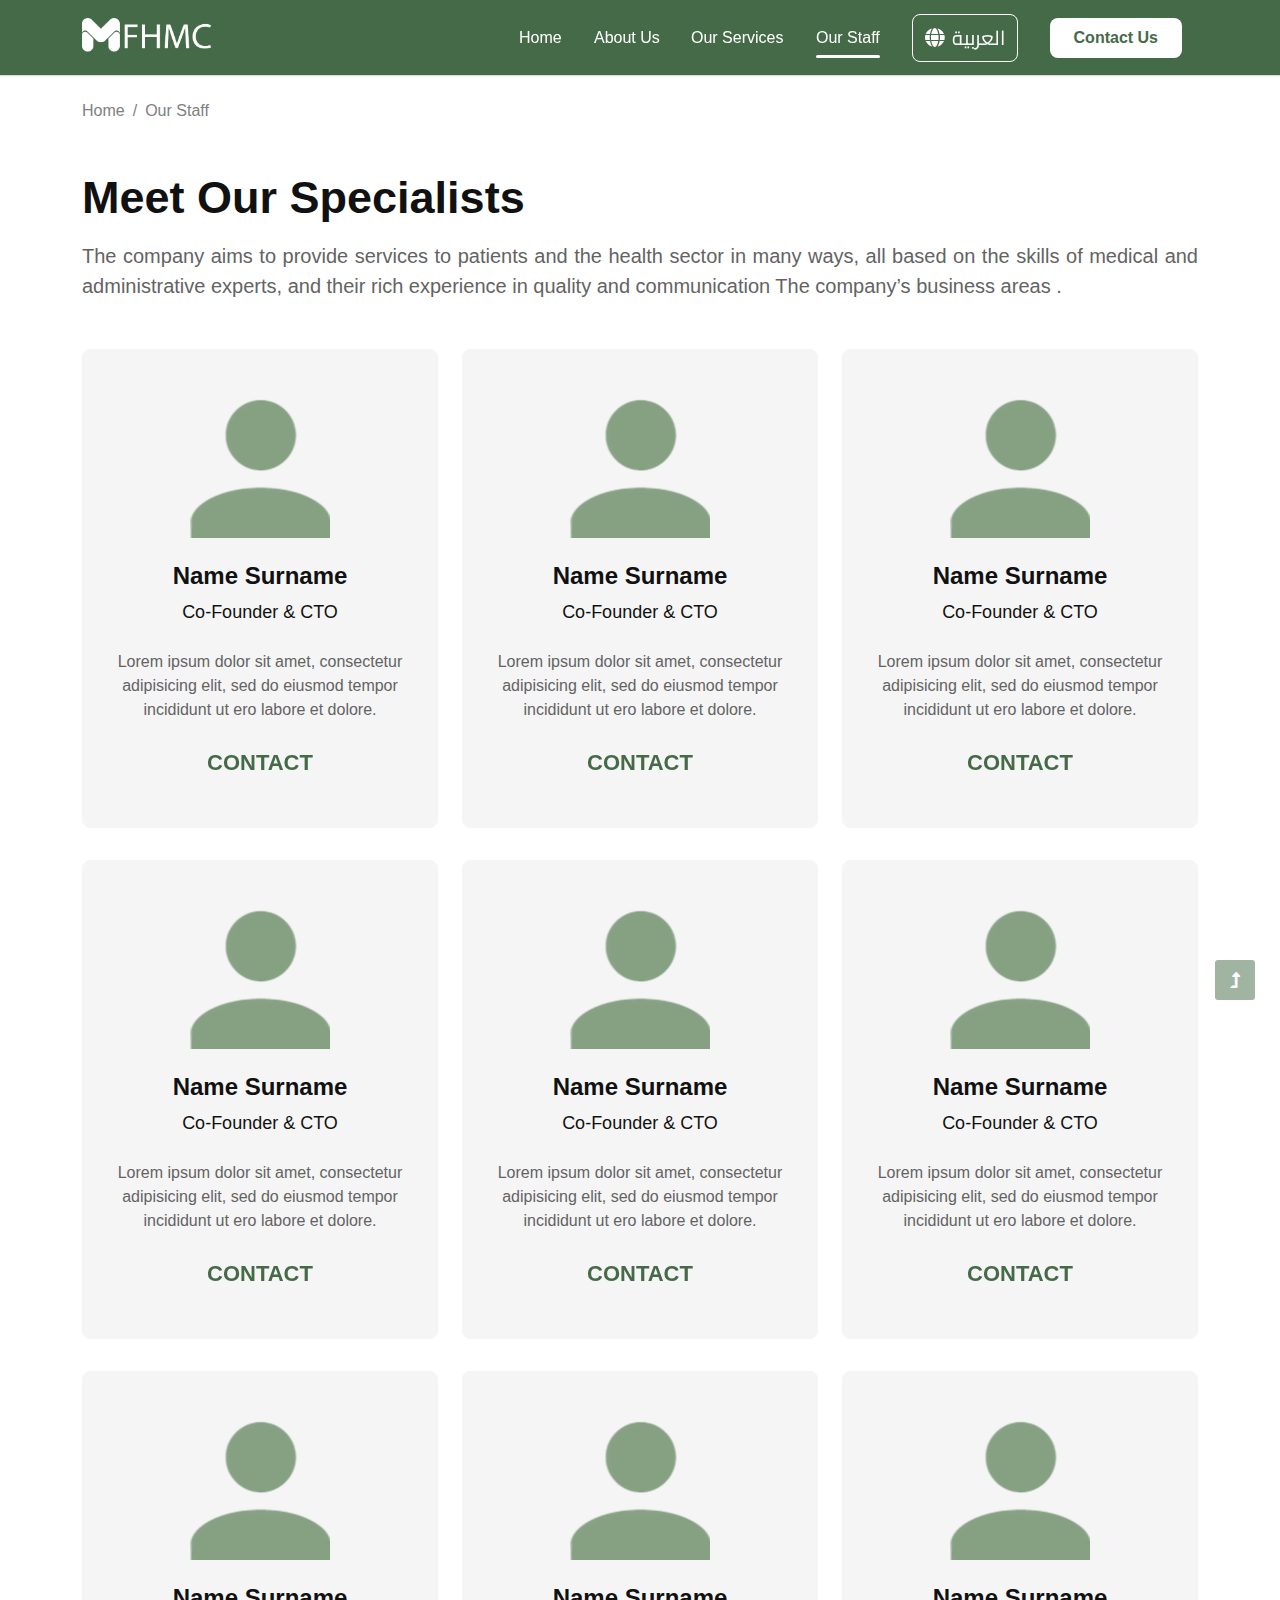
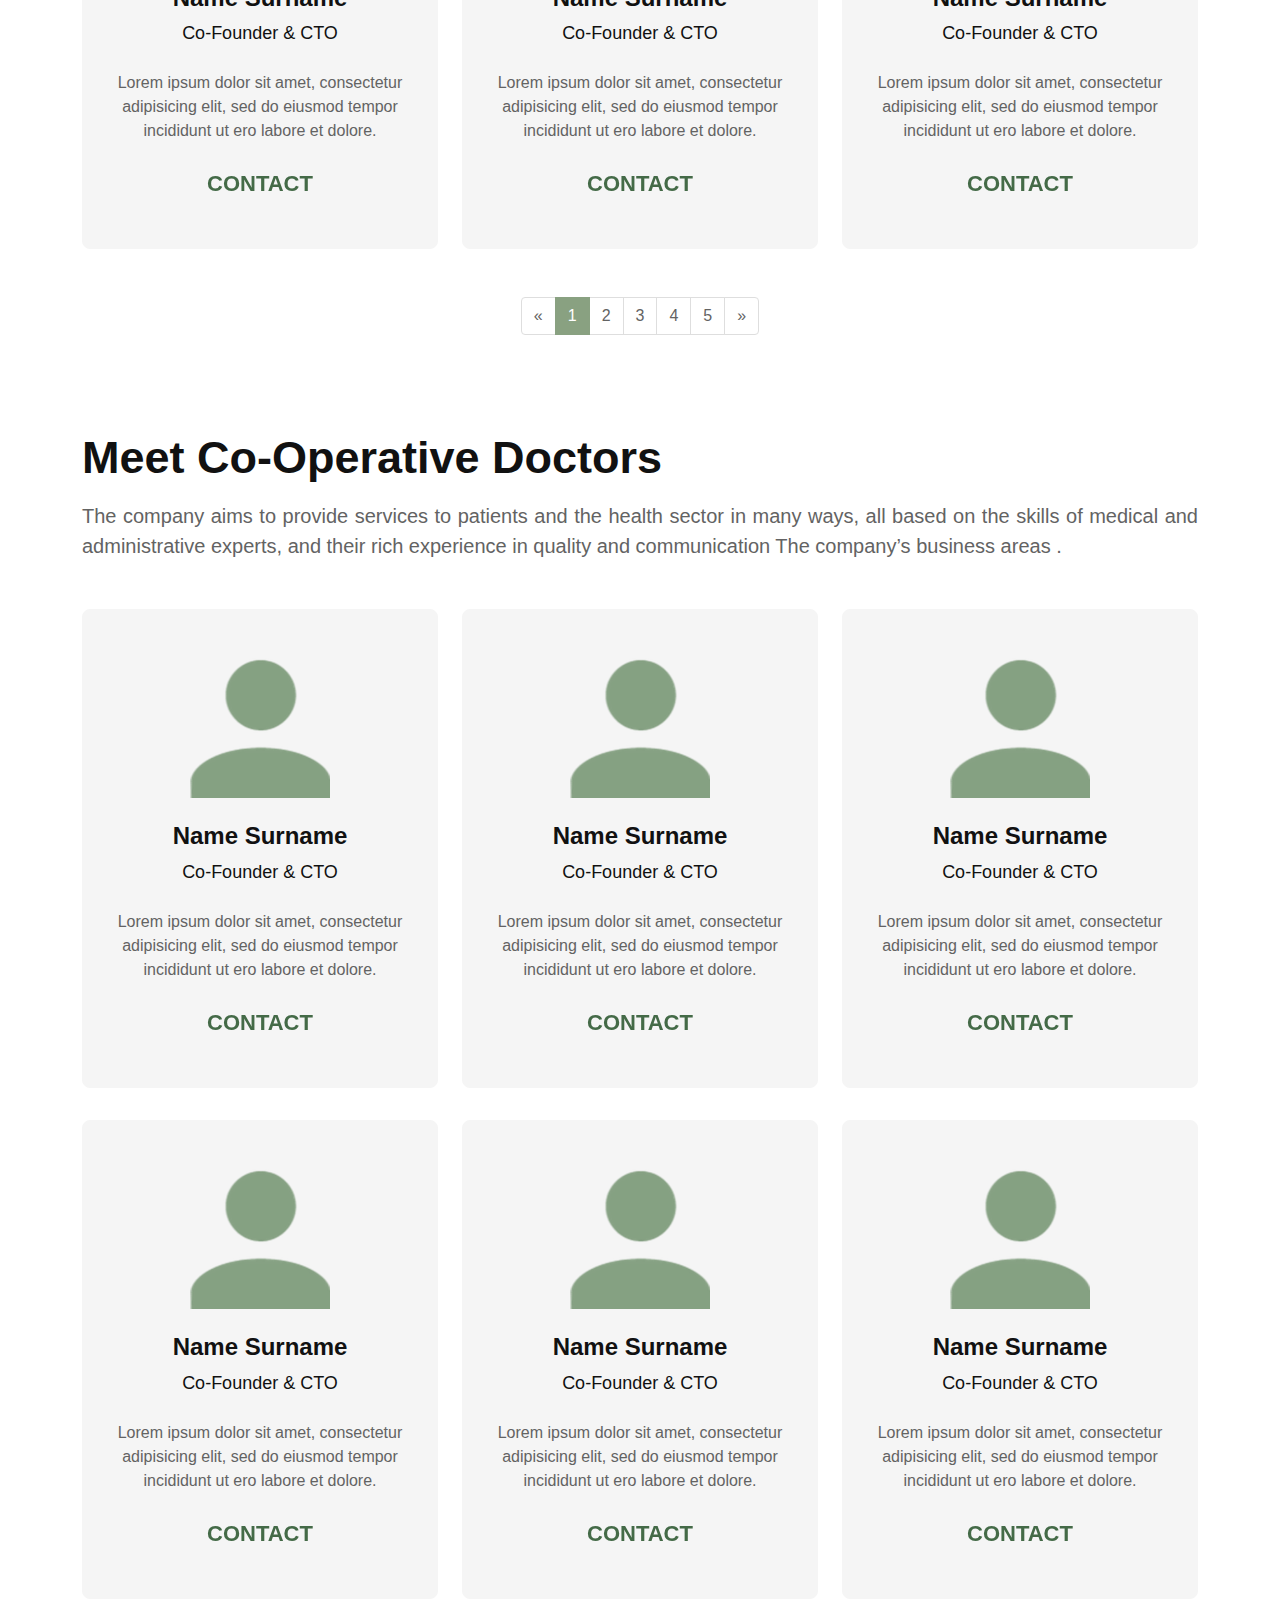
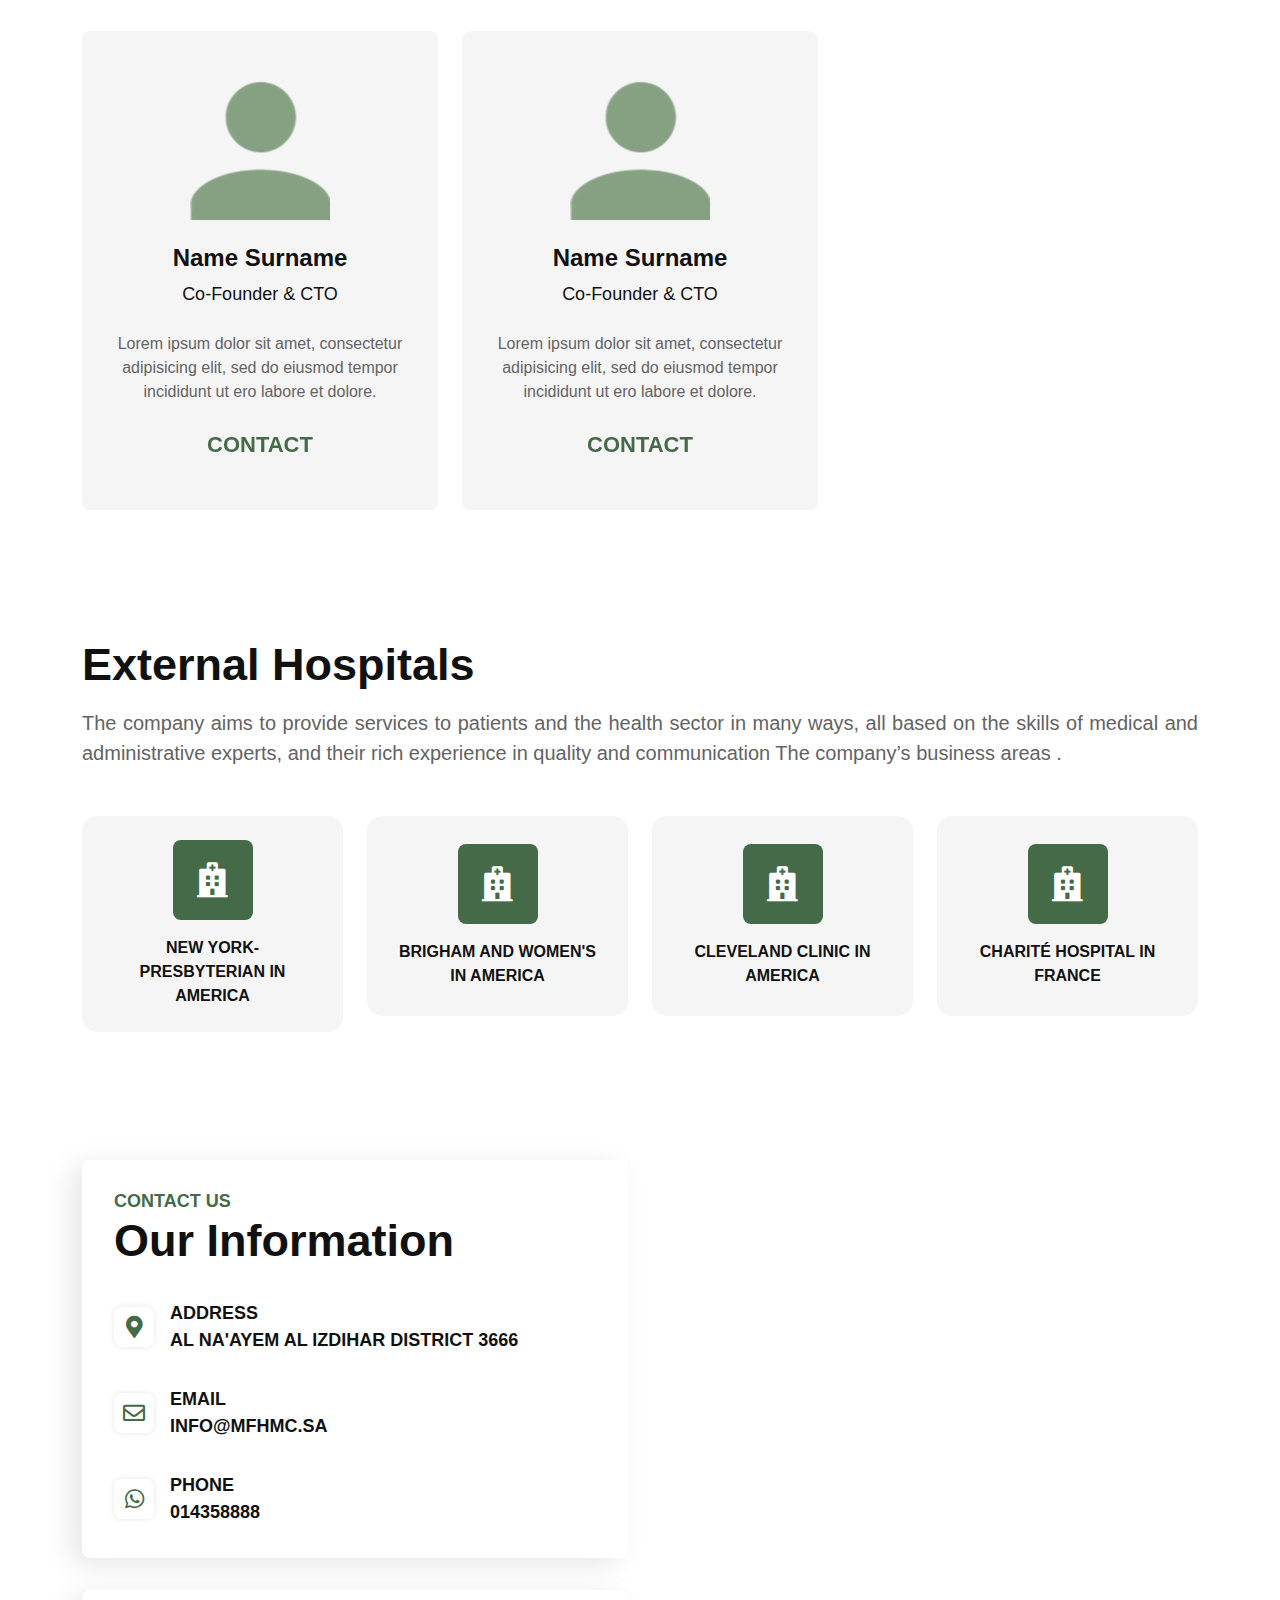
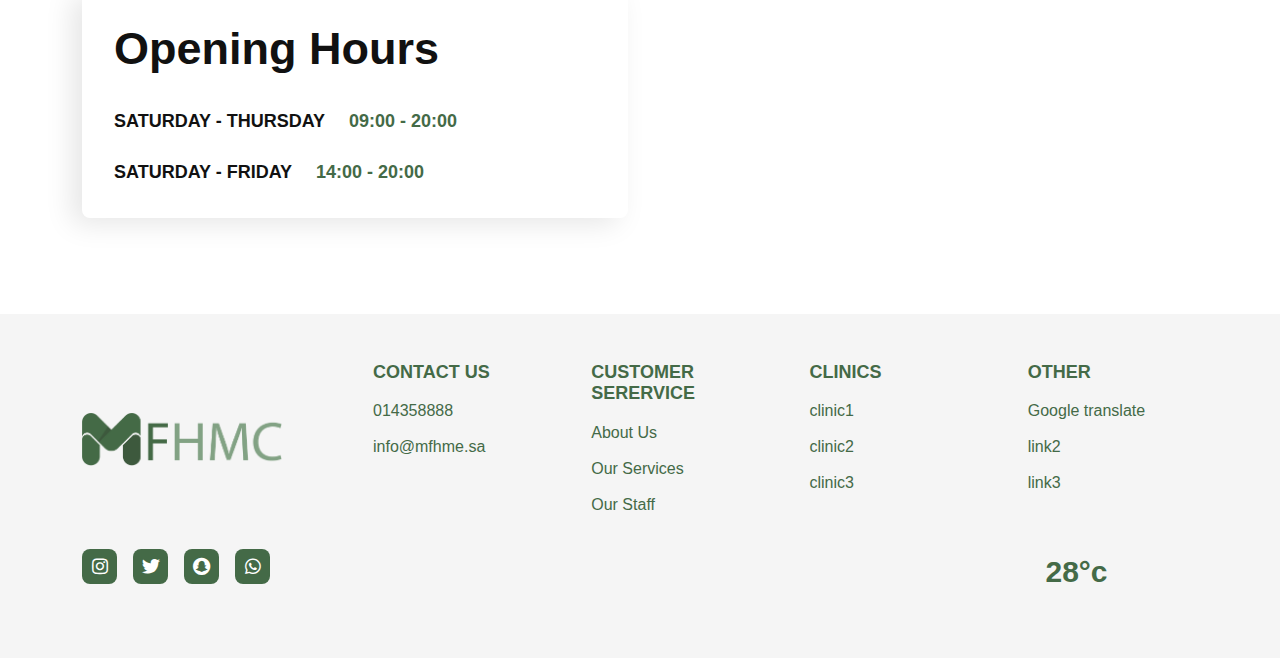
<file: staff.html>
<!DOCTYPE html>
<html lang="en">

<head>

    <meta charset="UTF-8">
    
    <meta name="viewport" content="height=device-height, 
                      width=device-width, initial-scale=1.0, 
                      minimum-scale=1.0, maximum-scale=1.0, 
                      user-scalable=no">
    
    <meta name="theme-color" content="#446A47">

    <title>FHMC</title>

    <link rel="stylesheet" type="text/css" href="css/bootstrap.min.css">
    
    <link rel="stylesheet" type="text/css" href="css/all.min.css">
    
    <link rel='stylesheet' href='https://fonts.googleapis.com/css?family=Cairo'>
    
    <link rel="icon" href="img/logo-fhmc-icon.png" sizes="16x16 32x32 48x48 64x64">
    
    <link rel="stylesheet" type="text/css" href="css/swiper.css">
                                    
    <link rel="stylesheet" type="text/css" href="css/main.css">
    

</head>

<body>
    
    
    <!-- ***** header Start ***** -->
    
    <header class="top-nav" id="header">
    
        <div class="container h-100">
        
            <div class="navbar-content">
            
                <div class="nav-logo">
                    
                    <a class="d-block" href="index.html">
                    
                        <img class="img-fluid" src="img/logo-fhmc-white.png" alt="FHMC">
                    
                    </a>
                
                </div>
                
                <ul class="navbar-menu">
                
                    <li class="menu-item">
                    
                        <a class="navbar-link  hvr-underline-from-left" href="index.html"> home </a>
                    
                    </li>
                    <li class="menu-item">
                    
                        <a class="navbar-link   hvr-underline-from-left" href="about.html"> about us</a>
                    
                    </li>
                    <li class="menu-item">
                    
                        <a class="navbar-link  hvr-underline-from-left" href="services.html"> our services </a>
                    
                    </li>
                    <li class="menu-item">
                    
                        <a class="navbar-link  hvr-underline-from-left active" href="staff.html"> our staff </a>
                    
                    </li>
                    <li class="menu-item">
                    
                        <a class="lang-btn" href="staff_ar.html"> 
                            
                            <i class="fa-solid fa-globe"></i>
                            العربية 
                        </a>
                    
                    </li>
                   
                    <li class="menu-item">
                    
                        <a class="contact-btn" href="contact.html">contact us</a>
                    </li>
                    
                   
                      
                </ul>
                
                <div class="nav-toggler mobile-item">
                            
                          
                    <svg width="100" height="100" viewBox="0 0 100 100">
                            <path class="line line1" d="M 20,29.000046 H 80.000231 C 80.000231,29.000046 94.498839,28.817352 94.532987,66.711331 94.543142,77.980673 90.966081,81.670246 85.259173,81.668997 79.552261,81.667751 75.000211,74.999942 75.000211,74.999942 L 25.000021,25.000058"></path>
                            <path class="line line2" d="M 20,50 H 80"></path>
                            <path class="line line3" d="M 20,70.999954 H 80.000231 C 80.000231,70.999954 94.498839,71.182648 94.532987,33.288669 94.543142,22.019327 90.966081,18.329754 85.259173,18.331003 79.552261,18.332249 75.000211,25.000058 75.000211,25.000058 L 25.000021,74.999942"></path>
                    </svg>
                          
                            
                </div>
            
            </div>
        
        </div>
    
    </header>
    
    <!-- ***** header End ***** -->
    
    
    <div class="page-wrapper">
        
        
        <!-- ***** breadcrumb-section Start ***** -->
        
        <section class="breadcrumb-section">
    
            <div class="container">

                <nav class="breadcrumb-nav" aria-label="breadcrumb">
                    
                  <ol class="breadcrumb">
                    <li class="breadcrumb-item"><a href="index.html">Home</a></li>
                    <li class="breadcrumb-item active" aria-current="page"> our staff </li>

                  </ol>
                    
                </nav>

            </div>

            

        </section>
        
        <!-- ***** breadcrumb-section End ***** -->
        
      
        <!-- ***** staff-section Start ***** -->
        
        <section class="section-style staff-section staff-page">
        
            <div class="container">
            
                <div class="title-wrap mb-box mb-sm-5">

                        <h1 class="main-title mb-3">Meet Our Specialists</h1>
                        <p class="subject-text">
                        
                            The company aims to provide services to patients and the health sector in many ways, all based on the skills of medical and administrative experts, and their rich experience in quality and communication The company’s business areas .
                        
                        </p>

                    </div>

                <div class="staff-area staff-wrapper">

                    <div class="row row-cols-lg-3 row-cols-md-2 ">

                        <div class="staff-wrap">

                             <div class="staff-box padding-box">

                                <div class="staff-img">

                                    <img class="img-fluid "src="img/person.png" alt="staffName">

                                </div>
                                <div class="staff-details">

                                    <div class="staff-info">

                                        <h5 class="staff-name">Name Surname</h5>
                                        <p class="staff-position">Co-Founder & CTO</p>

                                    </div>
                                    <p class="staff-desc">

                                        Lorem ipsum dolor sit amet, consectetur adipisicing elit, sed do
                                        eiusmod tempor incididunt ut ero labore et dolore.

                                    </p>

                                </div>
                                <a class="contact-btn hvr-underline-from-left " href="#">contact</a>

                            </div>

                        </div>
                        <div class="staff-wrap">

                             <div class="staff-box padding-box">

                                <div class="staff-img">

                                    <img class="img-fluid "src="img/person.png" alt="staffName">

                                </div>
                                <div class="staff-details">

                                    <div class="staff-info">

                                        <h5 class="staff-name">Name Surname</h5>
                                        <p class="staff-position">Co-Founder & CTO</p>

                                    </div>
                                    <p class="staff-desc">

                                        Lorem ipsum dolor sit amet, consectetur adipisicing elit, sed do
                                        eiusmod tempor incididunt ut ero labore et dolore.

                                    </p>

                                </div>
                                <a class="contact-btn hvr-underline-from-left " href="#">contact</a>

                            </div>

                        </div>
                        <div class="staff-wrap">

                             <div class="staff-box padding-box">

                                <div class="staff-img">

                                    <img class="img-fluid "src="img/person.png" alt="staffName">

                                </div>
                                <div class="staff-details">

                                    <div class="staff-info">

                                        <h5 class="staff-name">Name Surname</h5>
                                        <p class="staff-position">Co-Founder & CTO</p>

                                    </div>
                                    <p class="staff-desc">

                                        Lorem ipsum dolor sit amet, consectetur adipisicing elit, sed do
                                        eiusmod tempor incididunt ut ero labore et dolore.

                                    </p>

                                </div>
                                <a class="contact-btn hvr-underline-from-left " href="#">contact</a>

                            </div>

                        </div>
                        <div class="staff-wrap">

                             <div class="staff-box padding-box">

                                <div class="staff-img">

                                    <img class="img-fluid "src="img/person.png" alt="staffName">

                                </div>
                                <div class="staff-details">

                                    <div class="staff-info">

                                        <h5 class="staff-name">Name Surname</h5>
                                        <p class="staff-position">Co-Founder & CTO</p>

                                    </div>
                                    <p class="staff-desc">

                                        Lorem ipsum dolor sit amet, consectetur adipisicing elit, sed do
                                        eiusmod tempor incididunt ut ero labore et dolore.

                                    </p>

                                </div>
                                <a class="contact-btn hvr-underline-from-left " href="#">contact</a>

                            </div>

                        </div>
                        <div class="staff-wrap">

                             <div class="staff-box padding-box">

                                <div class="staff-img">

                                    <img class="img-fluid "src="img/person.png" alt="staffName">

                                </div>
                                <div class="staff-details">

                                    <div class="staff-info">

                                        <h5 class="staff-name">Name Surname</h5>
                                        <p class="staff-position">Co-Founder & CTO</p>

                                    </div>
                                    <p class="staff-desc">

                                        Lorem ipsum dolor sit amet, consectetur adipisicing elit, sed do
                                        eiusmod tempor incididunt ut ero labore et dolore.

                                    </p>

                                </div>
                                <a class="contact-btn hvr-underline-from-left " href="#">contact</a>

                            </div>

                        </div>
                        <div class="staff-wrap">

                             <div class="staff-box padding-box">

                                <div class="staff-img">

                                    <img class="img-fluid "src="img/person.png" alt="staffName">

                                </div>
                                <div class="staff-details">

                                    <div class="staff-info">

                                        <h5 class="staff-name">Name Surname</h5>
                                        <p class="staff-position">Co-Founder & CTO</p>

                                    </div>
                                    <p class="staff-desc">

                                        Lorem ipsum dolor sit amet, consectetur adipisicing elit, sed do
                                        eiusmod tempor incididunt ut ero labore et dolore.

                                    </p>

                                </div>
                                <a class="contact-btn hvr-underline-from-left " href="#">contact</a>

                            </div>

                        </div>
                        <div class="staff-wrap">

                             <div class="staff-box padding-box">

                                <div class="staff-img">

                                    <img class="img-fluid "src="img/person.png" alt="staffName">

                                </div>
                                <div class="staff-details">

                                    <div class="staff-info">

                                        <h5 class="staff-name">Name Surname</h5>
                                        <p class="staff-position">Co-Founder & CTO</p>

                                    </div>
                                    <p class="staff-desc">

                                        Lorem ipsum dolor sit amet, consectetur adipisicing elit, sed do
                                        eiusmod tempor incididunt ut ero labore et dolore.

                                    </p>

                                </div>
                                <a class="contact-btn hvr-underline-from-left " href="#">contact</a>

                            </div>

                        </div>
                        <div class="staff-wrap">

                             <div class="staff-box padding-box">

                                <div class="staff-img">

                                    <img class="img-fluid "src="img/person.png" alt="staffName">

                                </div>
                                <div class="staff-details">

                                    <div class="staff-info">

                                        <h5 class="staff-name">Name Surname</h5>
                                        <p class="staff-position">Co-Founder & CTO</p>

                                    </div>
                                    <p class="staff-desc">

                                        Lorem ipsum dolor sit amet, consectetur adipisicing elit, sed do
                                        eiusmod tempor incididunt ut ero labore et dolore.

                                    </p>

                                </div>
                                <a class="contact-btn hvr-underline-from-left " href="#">contact</a>

                            </div>

                        </div>
                        <div class="staff-wrap">

                             <div class="staff-box padding-box">

                                <div class="staff-img">

                                    <img class="img-fluid "src="img/person.png" alt="staffName">

                                </div>
                                <div class="staff-details">

                                    <div class="staff-info">

                                        <h5 class="staff-name">Name Surname</h5>
                                        <p class="staff-position">Co-Founder & CTO</p>

                                    </div>
                                    <p class="staff-desc">

                                        Lorem ipsum dolor sit amet, consectetur adipisicing elit, sed do
                                        eiusmod tempor incididunt ut ero labore et dolore.

                                    </p>

                                </div>
                                <a class="contact-btn hvr-underline-from-left " href="#">contact</a>

                            </div>

                        </div>
                        

                    </div>
                    
                    <div class="bootstarp-pagination">
                                
                        <nav aria-label="table-Pagination">
                          <ul class="pagination">
                            <li class="page-item disabled">
                              <a class="page-link " href="#" aria-label="Previous">
                                <span aria-hidden="true">«</span>
                              </a>
                            </li>
                            <li class="page-item active"><a class="page-link" href="#">1</a></li>
                            <li class="page-item"><a class="page-link" href="#">2</a></li>
                            <li class="page-item"><a class="page-link" href="#">3</a></li>
                            <li class="page-item"><a class="page-link" href="#">4</a></li>
                            <li class="page-item"><a class="page-link" href="#">5</a></li>

                            <li class="page-item">
                              <a class="page-link" href="#" aria-label="Next">
                                <span aria-hidden="true">»</span>
                              </a>
                            </li>
                          </ul>
                        </nav>
                    </div>

                </div>

            </div>
        
        </section>

        <section class="section-style staff-section staff-page">
        
            <div class="container">
            
                <div class="title-wrap mb-box mb-sm-5">

                        <h1 class="main-title mb-3">Meet Co-operative Doctors</h1>
                        <p class="subject-text">
                        
                            The company aims to provide services to patients and the health sector in many ways, all based on the skills of medical and administrative experts, and their rich experience in quality and communication The company’s business areas .
                        
                        </p>

                    </div>

                <div class="staff-area staff-wrapper">

                    <div class="row row-cols-lg-3 row-cols-md-2 ">

                        <div class="staff-wrap">

                             <div class="staff-box padding-box">

                                <div class="staff-img">

                                    <img class="img-fluid "src="img/person.png" alt="staffName">

                                </div>
                                <div class="staff-details">

                                    <div class="staff-info">

                                        <h5 class="staff-name">Name Surname</h5>
                                        <p class="staff-position">Co-Founder & CTO</p>

                                    </div>
                                    <p class="staff-desc">

                                        Lorem ipsum dolor sit amet, consectetur adipisicing elit, sed do
                                        eiusmod tempor incididunt ut ero labore et dolore.

                                    </p>

                                </div>
                                <a class="contact-btn hvr-underline-from-left " href="#">contact</a>

                            </div>

                        </div>
                        <div class="staff-wrap">

                             <div class="staff-box padding-box">

                                <div class="staff-img">

                                    <img class="img-fluid "src="img/person.png" alt="staffName">

                                </div>
                                <div class="staff-details">

                                    <div class="staff-info">

                                        <h5 class="staff-name">Name Surname</h5>
                                        <p class="staff-position">Co-Founder & CTO</p>

                                    </div>
                                    <p class="staff-desc">

                                        Lorem ipsum dolor sit amet, consectetur adipisicing elit, sed do
                                        eiusmod tempor incididunt ut ero labore et dolore.

                                    </p>

                                </div>
                                <a class="contact-btn hvr-underline-from-left " href="#">contact</a>

                            </div>

                        </div>
                        <div class="staff-wrap">

                             <div class="staff-box padding-box">

                                <div class="staff-img">

                                    <img class="img-fluid "src="img/person.png" alt="staffName">

                                </div>
                                <div class="staff-details">

                                    <div class="staff-info">

                                        <h5 class="staff-name">Name Surname</h5>
                                        <p class="staff-position">Co-Founder & CTO</p>

                                    </div>
                                    <p class="staff-desc">

                                        Lorem ipsum dolor sit amet, consectetur adipisicing elit, sed do
                                        eiusmod tempor incididunt ut ero labore et dolore.

                                    </p>

                                </div>
                                <a class="contact-btn hvr-underline-from-left " href="#">contact</a>

                            </div>

                        </div>
                        <div class="staff-wrap">

                             <div class="staff-box padding-box">

                                <div class="staff-img">

                                    <img class="img-fluid "src="img/person.png" alt="staffName">

                                </div>
                                <div class="staff-details">

                                    <div class="staff-info">

                                        <h5 class="staff-name">Name Surname</h5>
                                        <p class="staff-position">Co-Founder & CTO</p>

                                    </div>
                                    <p class="staff-desc">

                                        Lorem ipsum dolor sit amet, consectetur adipisicing elit, sed do
                                        eiusmod tempor incididunt ut ero labore et dolore.

                                    </p>

                                </div>
                                <a class="contact-btn hvr-underline-from-left " href="#">contact</a>

                            </div>

                        </div>
                        <div class="staff-wrap">

                             <div class="staff-box padding-box">

                                <div class="staff-img">

                                    <img class="img-fluid "src="img/person.png" alt="staffName">

                                </div>
                                <div class="staff-details">

                                    <div class="staff-info">

                                        <h5 class="staff-name">Name Surname</h5>
                                        <p class="staff-position">Co-Founder & CTO</p>

                                    </div>
                                    <p class="staff-desc">

                                        Lorem ipsum dolor sit amet, consectetur adipisicing elit, sed do
                                        eiusmod tempor incididunt ut ero labore et dolore.

                                    </p>

                                </div>
                                <a class="contact-btn hvr-underline-from-left " href="#">contact</a>

                            </div>

                        </div>
                        <div class="staff-wrap">

                             <div class="staff-box padding-box">

                                <div class="staff-img">

                                    <img class="img-fluid "src="img/person.png" alt="staffName">

                                </div>
                                <div class="staff-details">

                                    <div class="staff-info">

                                        <h5 class="staff-name">Name Surname</h5>
                                        <p class="staff-position">Co-Founder & CTO</p>

                                    </div>
                                    <p class="staff-desc">

                                        Lorem ipsum dolor sit amet, consectetur adipisicing elit, sed do
                                        eiusmod tempor incididunt ut ero labore et dolore.

                                    </p>

                                </div>
                                <a class="contact-btn hvr-underline-from-left " href="#">contact</a>

                            </div>

                        </div>
                        <div class="staff-wrap">

                             <div class="staff-box padding-box">

                                <div class="staff-img">

                                    <img class="img-fluid "src="img/person.png" alt="staffName">

                                </div>
                                <div class="staff-details">

                                    <div class="staff-info">

                                        <h5 class="staff-name">Name Surname</h5>
                                        <p class="staff-position">Co-Founder & CTO</p>

                                    </div>
                                    <p class="staff-desc">

                                        Lorem ipsum dolor sit amet, consectetur adipisicing elit, sed do
                                        eiusmod tempor incididunt ut ero labore et dolore.

                                    </p>

                                </div>
                                <a class="contact-btn hvr-underline-from-left " href="#">contact</a>

                            </div>

                        </div>
                        <div class="staff-wrap">

                            <div class="staff-box padding-box">

                               <div class="staff-img">

                                   <img class="img-fluid "src="img/person.png" alt="staffName">

                               </div>
                               <div class="staff-details">

                                   <div class="staff-info">

                                       <h5 class="staff-name">Name Surname</h5>
                                       <p class="staff-position">Co-Founder & CTO</p>

                                   </div>
                                   <p class="staff-desc">

                                       Lorem ipsum dolor sit amet, consectetur adipisicing elit, sed do
                                       eiusmod tempor incididunt ut ero labore et dolore.

                                   </p>

                               </div>
                               <a class="contact-btn hvr-underline-from-left " href="#">contact</a>

                           </div>

                       </div>

                    </div>
                    

                </div>

            </div>
        
        </section>
        
        <!-- ***** staff-section End ***** -->

        <!-- ***** hospitals-section start ***** -->
        <section class="section-style hospitals-section staff-page">
            <div class="container">
                <div class="title-wrap mb-box mb-sm-5">

                    <h1 class="main-title mb-3">external hospitals</h1>
                    <p class="subject-text">
                    
                        The company aims to provide services to patients and the health sector in many ways, all based on the skills of medical and administrative experts, and their rich experience in quality and communication The company’s business areas .
                    
                    </p>

                </div>
        <div class="row row-cols-xl-4 row-cols-md-2 row-cols-1">
                    
            <a href="#"><div class="service-wrap">
            
                <div class="service-box">
                
                    <div class="service-icon">
                    
                        <i class="fa-solid fa-hospital"></i>
                    </div>
                    <p class="service-desc">New York-Presbyterian in America</p>
                
                </div>
            </div></a>
            <a href="#"><div class="service-wrap">
            
                <div class="service-box">
                
                    <div class="service-icon">
                    
                        <i class="fa-solid fa-hospital"></i>                        
                    </div>
                    <p class="service-desc">Brigham and Women's in America</p>
                
                </div>
            </div></a>
            <a href="#"><div class="service-wrap">
            
                <div class="service-box">
                
                    <div class="service-icon">
                    
                        <i class="fa-solid fa-hospital"></i>

                    </div>
                    <p class="service-desc">Cleveland Clinic in America</p>
                
                </div>
            </div></a>
            <a href="#"><div class="service-wrap">
            
                <div class="service-box">
                
                    <div class="service-icon">
                    
                        <i class="fa-solid fa-hospital"></i>
                    </div>
                    <p class="service-desc">Charité Hospital in France</p>
                
                </div>
            </div></a>
        
        </div>
        </div>
        </section>
        <!-- ***** hospitals-section End ***** -->
    
        <!-- ***** contact-us-section Start ***** -->
        
        <section class="section-style contact-us-section">
        
            <div class="container">
            
                <div class="contact-area">
                
                    <div class="row">
                    
                        <div class="col-lg-6">
                        
                            <div class="contact-boxes">
                            
                                <div class="box-item info-box padding-box">
                                
                                    <div class="title-wrap ">
                                        <span class="sub-title">contact us</span>
                                        <h1 class="main-title">our information</h1>
                                    </div>
                                    <div class="info-items">
                                    
                                        <div class="info-item">
                                        
                                            <div class="info-icon"><i class="fas fa-map-marker-alt"></i></div>
                                            <div class="info-texts">
                                            
                                                <span class="text-item info-title">ADDRESS</span>
                                                <span class="text-item info-val">AL NA'AYEM AL IZDIHAR DISTRICT 3666</span>
                                            
                                            </div>
                                        
                                        </div>
                                        <div class="info-item">
                                        
                                            <div class="info-icon"><i class="far fa-envelope"></i></div>
                                            <div class="info-texts">
                                            
                                                <span class="text-item info-title">EMAIL</span>
                                                <a href="#" class="text-item info-val">INFO@MFHMC.SA</a>
                                            
                                            </div>
                                        
                                        </div>
                                        <div class="info-item">
                                        
                                            <div class="info-icon"><i class="fab fa-whatsapp"></i></div>
                                            <div class="info-texts">
                                            
                                                <span class="text-item info-title">PHONE</span>
                                                <span class="text-item info-val">014358888</span>
                                            
                                            </div>
                                        
                                        </div>
                                        
                                    </div>
                                
                                </div>
                                <div class="box-item hours-box padding-box">
                                
                                    <div class="title-wrap ">
                                        <h1 class="main-title">Opening Hours</h1>
                                    </div>
                                    <div class="info-items">
                                    
                                        <div class="info-item">
                                        
                                            <div class="info-texts ">
                                            
                                                <span class="text-item info-title">SATURDAY - THURSDAY</span>
                                                <span class="text-item info-val">09:00 - 20:00</span>
                                            
                                            </div>
                                        
                                        </div>
                                        <div class="info-item">
                                        
                                            <div class="info-texts ">
                                            
                                                <span class="text-item info-title">SATURDAY - FRIDAY</span>
                                                <span class="text-item info-val">14:00 - 20:00</span>
                                            
                                            </div>
                                        
                                        </div>
                                        
                                    </div>
                                
                                </div>
                            
                            </div>
                        
                        </div>
                        
                        <div class="col-lg-6">
                        
                           <div class="map-container mt-box mt-lg-0" id="map">

                               <iframe src="https://www.google.com/maps/embed?pb=!1m18!1m12!1m3!1d28979.453789321382!2d46.753383950057724!3d24.780666225054798!2m3!1f0!2f0!3f0!3m2!1i1024!2i768!4f13.1!3m3!1m2!1s0x3e2efda2e71a4331%3A0xf746e0fda2277c89!2z2KfZhNin2LLYr9mH2KfYsdiMINin2YTYsdmK2KfYtiDYp9mE2LPYudmI2K_Zitip!5e0!3m2!1sar!2seg!4v1663162736376!5m2!1sar!2seg"  style="border:0;" allowfullscreen="" loading="lazy" referrerpolicy="no-referrer-when-downgrade"></iframe>

                            </div>

                        </div>
                    
                    </div>
                
                </div>
            
            </div>
        
        </section>
        
        <!-- ***** contact-us-section End ***** -->
        
        
        <!-- ***** footer Start ***** -->
        
        <footer class="section-style w-bg mb-0">
        
            <div class="container">
            
                <div class="row gx-lg-5 ">
                
                    <div class="col-lg-3 col-12">
                    
                        <div class="footer-col">
                        
                            <a class="footer-logo" href="index.html">
                            
                                <img class="img-fluid" src="img/logo-fhmc.png" alt="FHMC">
                            
                            </a>
                        
                        </div>
                    
                    </div>
                    
                    <div class="col-md">
                    
                        <div class="footer-col">
                        
                            <div class="footer-menu">
                            
                                <h3 class="menu-title">CONTACT US</h3>
                                <ul class="menu-list">
                                
                                    <li class="list-item">
                                    
                                        <a class="item-link" href="#">014358888</a>
                                    
                                    </li>
                                    <li class="list-item">
                                    
                                        <a class="item-link" href="#">info@mfhme.sa</a>
                                    
                                    </li>
                                  
                                
                                </ul>
                            
                            </div>
                        
                        </div>
                    
                    </div>
                    
                    <div class="col-md">
                    
                        <div class="footer-col">
                        
                            <div class="footer-menu">
                            
                                <h3 class="menu-title">CUSTOMER SERERVICE</h3>
                                <ul class="menu-list">
                                
                                    <li class="list-item">
                                    
                                        <a class="item-link" href="about.html">About Us</a>
                                    
                                    </li>
                                    <li class="list-item">
                                    
                                        <a class="item-link" href="services.html">Our Services</a>
                                    
                                    </li>
                                    <li class="list-item">
                                    
                                        <a class="item-link" href="#">Our Staff</a>
                                    
                                    </li>
                                  
                                
                                </ul>
                            
                            </div>
                        
                        </div>
                    
                    
                    </div>
                    
                    <div class="col-md">
                    
                        <div class="footer-col">
                        
                            <div class="footer-menu">
                            
                                <h3 class="menu-title">Clinics</h3>
                                <ul class="menu-list">
                                
                                    <li class="list-item">
                                    
                                        <a class="item-link" href="#">clinic1</a>
                                    
                                    </li>
                                    <li class="list-item">
                                    
                                        <a class="item-link" href="#">clinic2</a>
                                    
                                    </li>
                                    <li class="list-item">
                                    
                                        <a class="item-link" href="#">clinic3</a>
                                    
                                    </li>
                                  
                                
                                </ul>
                            
                            </div>
                        
                        </div>
                    
                    
                    </div>

                    <div class="col-md">
                    
                        <div class="footer-col">
                        
                            <div class="footer-menu">
                            
                                <h3 class="menu-title">Other</h3>
                                <ul class="menu-list">
                                
                                    <li class="list-item">
                                    
                                        <a class="item-link" target="_blank" href="https://translate.google.com/?hl=ar&sl=en&tl=ar&op=translate">Google translate</a>
                                    
                                    </li>
                                    <li class="list-item">
                                    
                                        <a class="item-link" href="#">link2</a>
                                    
                                    </li>
                                    <li class="list-item">
                                    
                                        <a class="item-link" href="#">link3</a>
                                    
                                    </li>
                                  
                                
                                </ul>
                            
                            </div>
                        
                        </div>
                    
                    
                    </div>

                    
                    <div class="col-md col-9">
                    
                        <div class="footer-col">
                        
                            <div class="social-list">
                            
                                <a href="#"><i class="fab fa-instagram"></i></a>
                                <a href="#"><i class="fab fa-twitter"></i></a>
                                <a href="#"><i class="fab fa-snapchat-ghost"></i></a>
                                <a href="#"><i class="fa-brands fa-whatsapp"></i></a>
                                
                            </div>
                            
                        </div>
                    
                    </div>

                    <div class="col-md col-3 mb-5 d-flex align-items-start justify-content-center">
                        <span class="temperature ">28&deg;c</span>
                    </div>
                
                </div>
            
            </div>
        
        </footer>
        
        <!-- ***** footer End ***** -->
     
        
    </div>
    
    
    <!-- ***** scrollup-btn Start ***** -->
    <div class="scrollup" id="scrollup">
        
            <i class="fas fa-level-up-alt"></i>
        
    </div>
    <!-- ***** scrollup-btn Start ***** -->
    

    
    
    <!-- jquery 3.5.1   -->
    <script src="js/jquery-3.5.1.min.js"></script>
    
     <!-- bootstrap v5   -->
    <script src="js/bootstrap.bundle.min.js"></script>
     
    <!-- matchHeight jquery plugin   -->
    <script src="js/jquery.matchHeight-min.js"></script>
    
    <!-- swiper js   -->
    <script src="js/swiper.js"></script>
    
     <!-- main style js   -->
    <script src="js/main.js"></script>
    

    
  
    
</body>

</html>
</file>
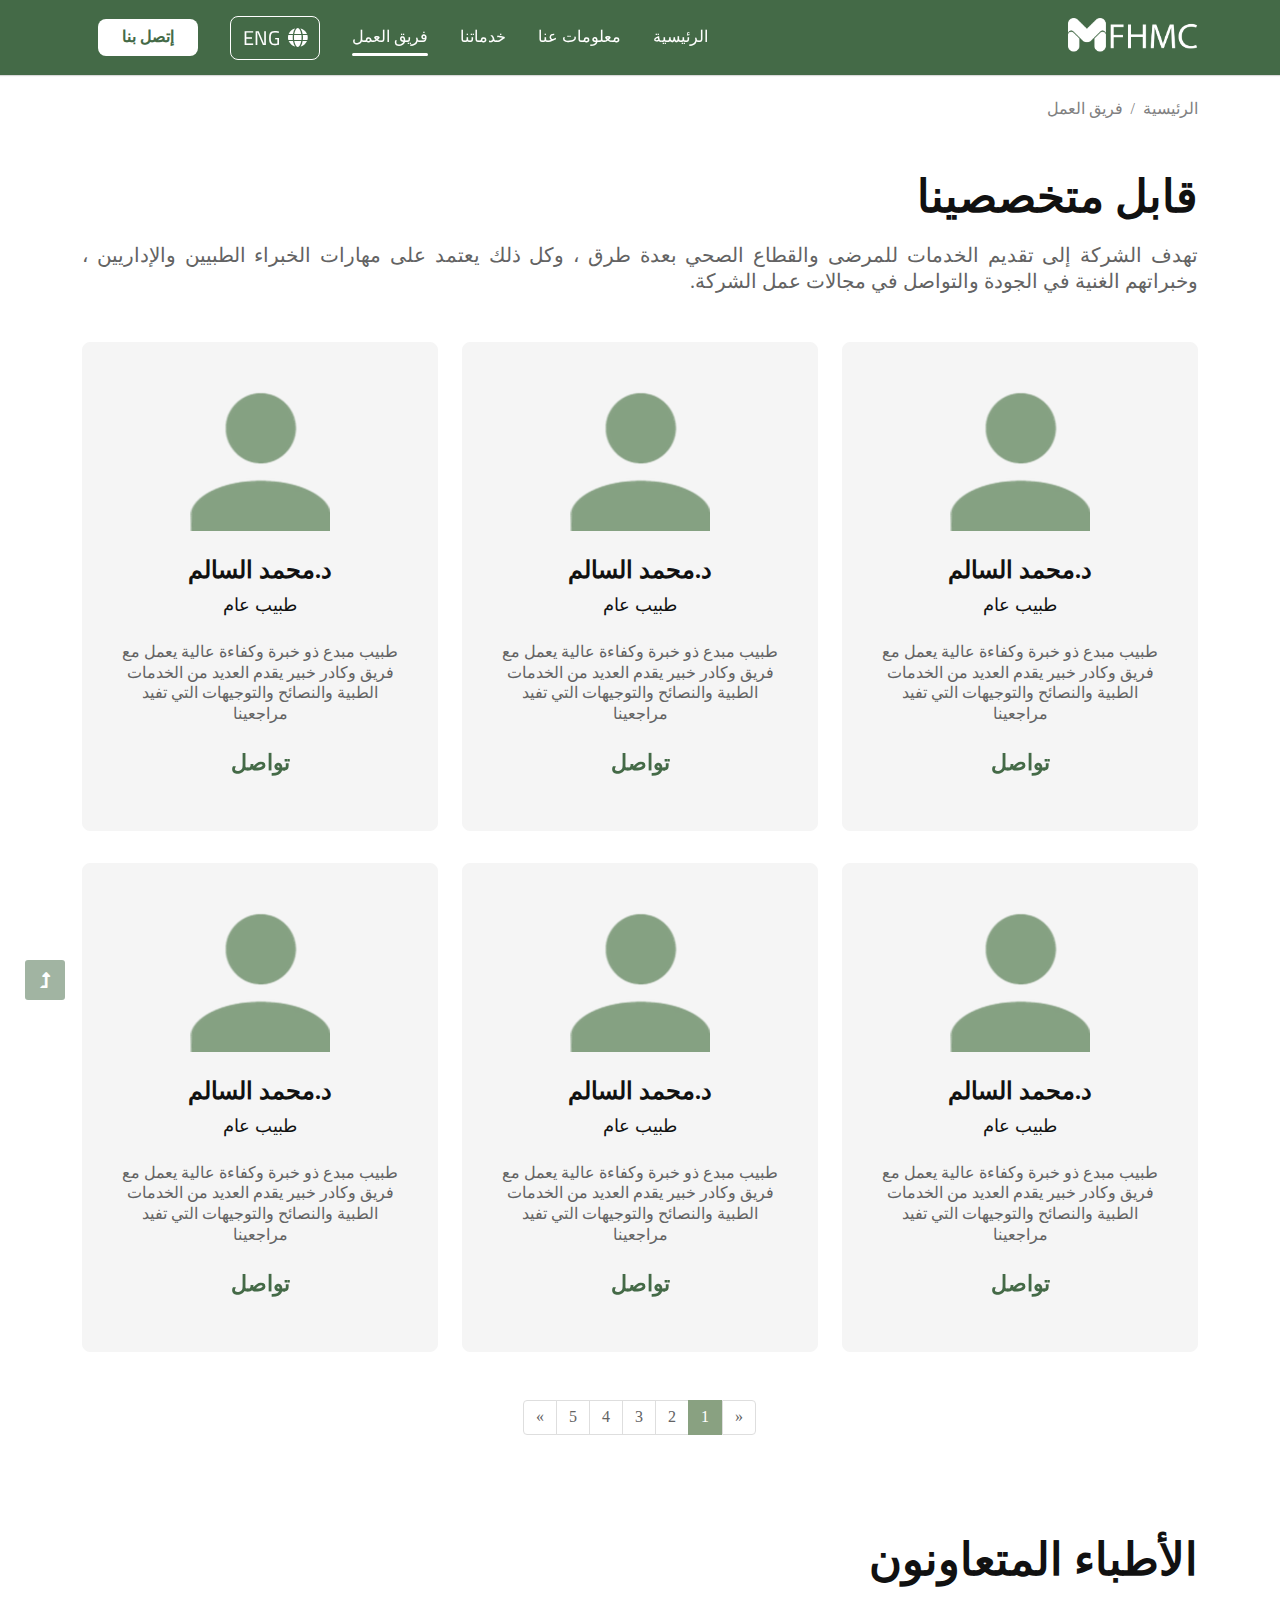
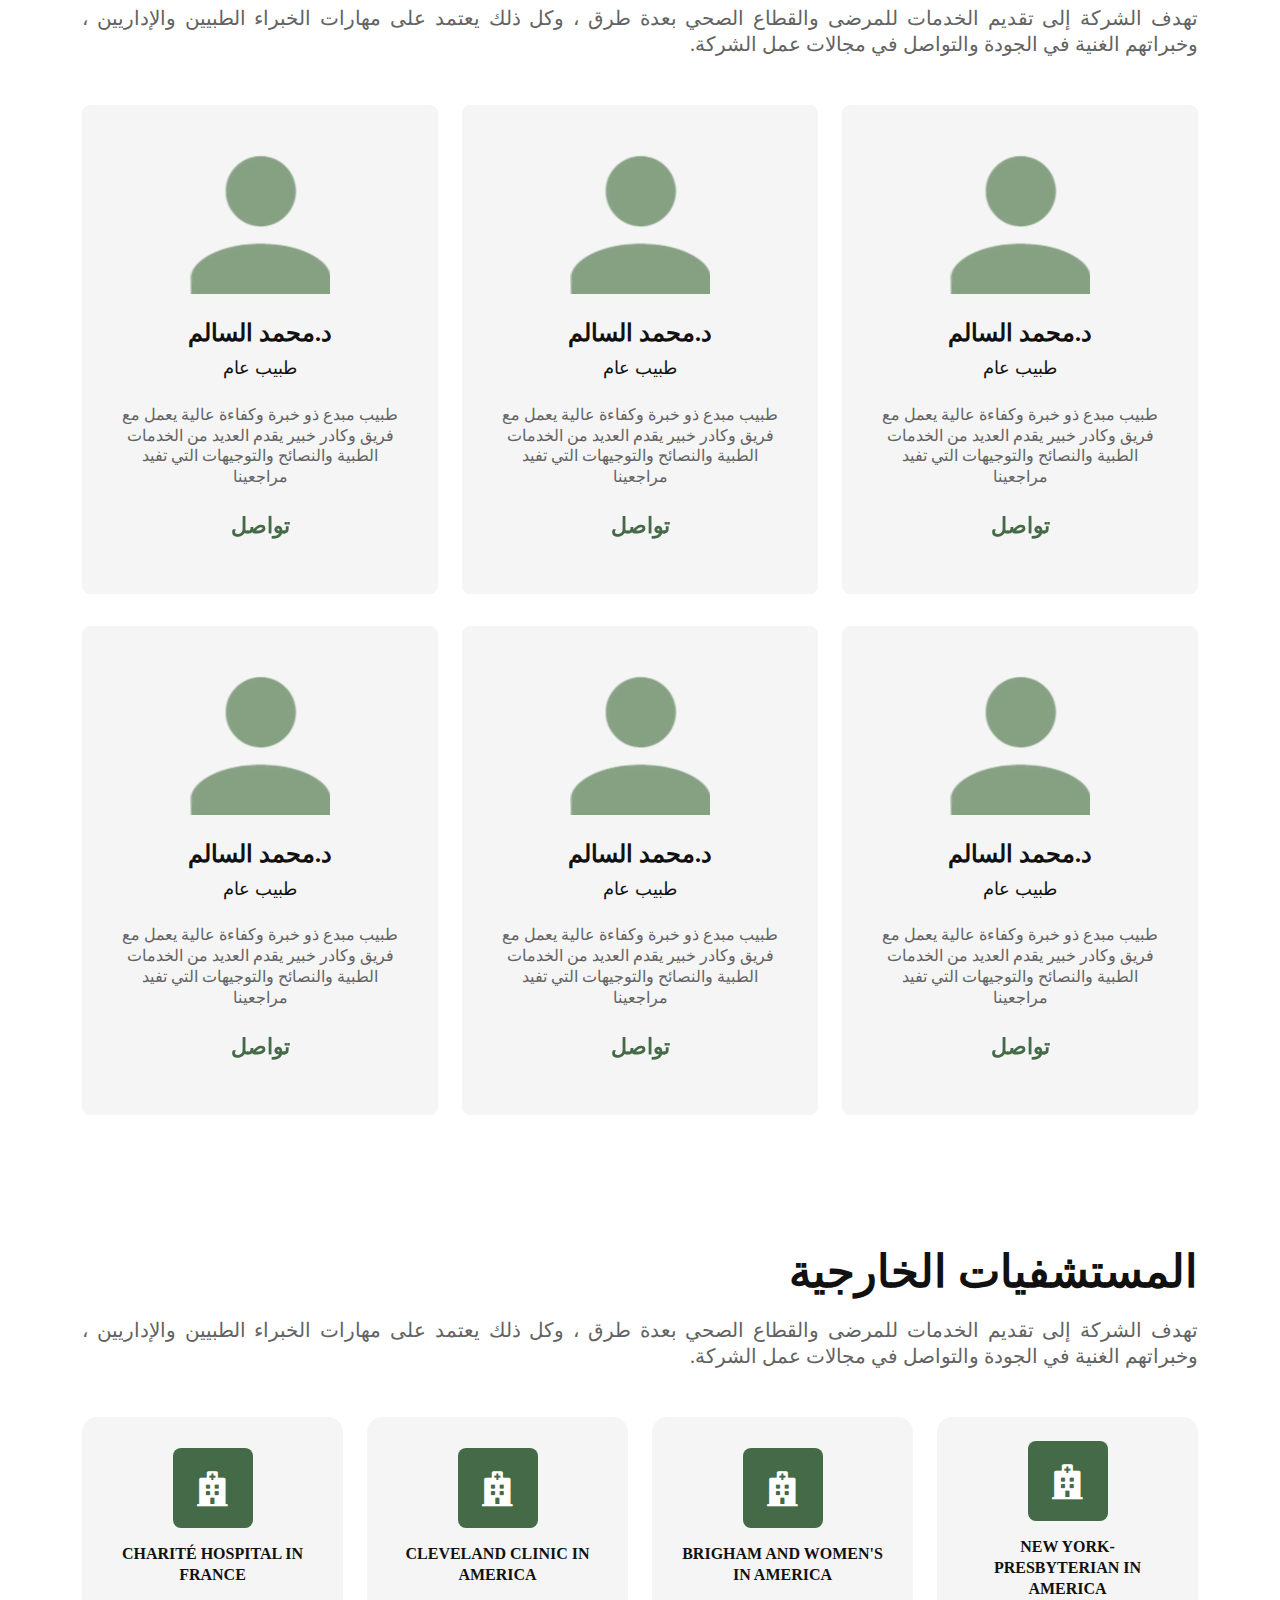
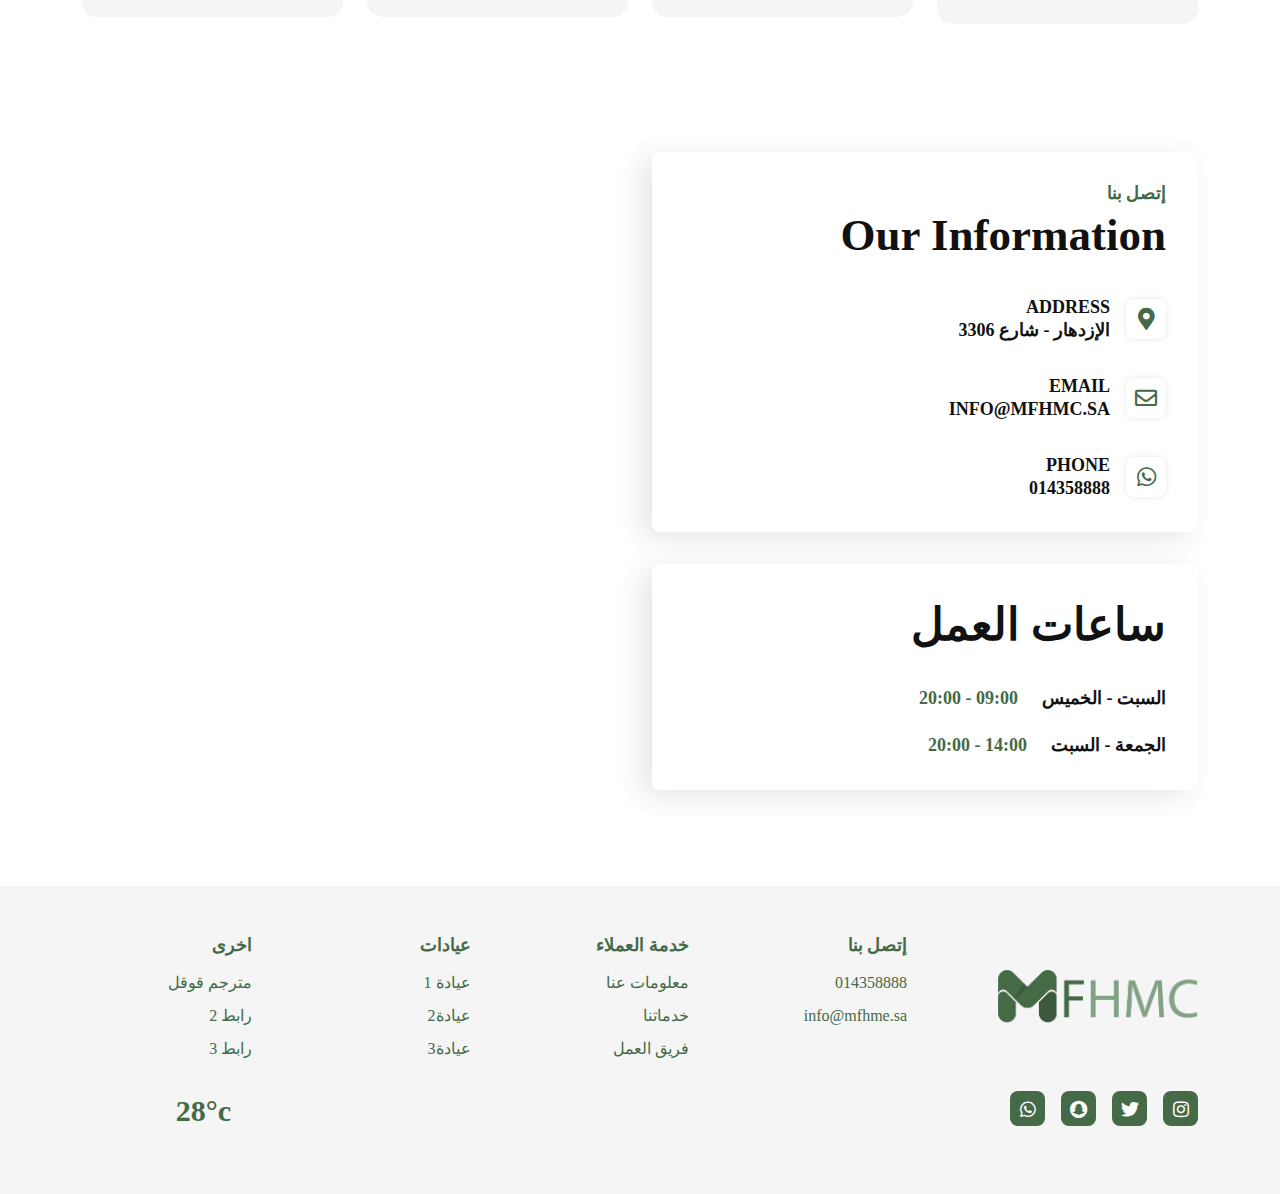
<file: staff_ar.html>
<!DOCTYPE html>
<html lang="ar">

<head>

    <meta charset="UTF-8">
    
    <meta name="viewport" content="height=device-height, 
                      width=device-width, initial-scale=1.0, 
                      minimum-scale=1.0, maximum-scale=1.0, 
                      user-scalable=no">
    
    <meta name="theme-color" content="#446A47">

    <title>FHMC</title>

    <link rel="stylesheet" type="text/css" href="css/bootstrap.min.css">
    
    <link rel="stylesheet" type="text/css" href="css/all.min.css">
    
    <link rel='stylesheet' href='https://fonts.googleapis.com/css?family=Cairo'>
    
    <link rel="icon" href="img/logo-fhmc-icon.png" sizes="16x16 32x32 48x48 64x64">
    
    <link rel="stylesheet" type="text/css" href="css/swiper.css">
                                    
    <link rel="stylesheet" type="text/css" href="css/main.css">
    
    <link rel="stylesheet" type="text/css" href="css/rtl.css">
    

</head>

<body>
    
    
    <!-- ***** header Start ***** -->
    
    <header class="top-nav" id="header">
    
        <div class="container h-100">
        
            <div class="navbar-content">
            
                <div class="nav-logo">
                    
                    <a class="d-block" href="index_ar.html">
                    
                        <img class="img-fluid" src="img/logo-fhmc-white.png" alt="FHMC">
                    
                    </a>
                
                </div>
                
                <ul class="navbar-menu">
                
                    <li class="menu-item">
                    
                        <a class="navbar-link  hvr-underline-from-left" href="index_ar.html"> الرئيسية </a>
                    
                    </li>
                    <li class="menu-item">
                    
                        <a class="navbar-link  hvr-underline-from-left" href="about_ar.html"> معلومات عنا</a>
                    
                    </li>
                    <li class="menu-item">
                    
                        <a class="navbar-link  hvr-underline-from-left" href="services_ar.html"> خدماتنا </a>
                    
                    </li>
                    <li class="menu-item">
                    
                        <a class="navbar-link  hvr-underline-from-left active" href="staff_ar.html"> فريق العمل </a>
                    
                    </li>
                    <li class="menu-item">
                    
                        <a class="lang-btn" href="staff.html"> 
                            
                            <i class="fa-solid fa-globe"></i>
                            ENG 
                        </a>
                    
                    </li>
                   
                    <li class="menu-item">
                    
                        <a class="contact-btn" href="contact_ar.html">إتصل بنا</a>
                    </li>
                    
                   
                      
                </ul>
                
                <div class="nav-toggler mobile-item">
                            
                          
                    <svg width="100" height="100" viewBox="0 0 100 100">
                            <path class="line line1" d="M 20,29.000046 H 80.000231 C 80.000231,29.000046 94.498839,28.817352 94.532987,66.711331 94.543142,77.980673 90.966081,81.670246 85.259173,81.668997 79.552261,81.667751 75.000211,74.999942 75.000211,74.999942 L 25.000021,25.000058"></path>
                            <path class="line line2" d="M 20,50 H 80"></path>
                            <path class="line line3" d="M 20,70.999954 H 80.000231 C 80.000231,70.999954 94.498839,71.182648 94.532987,33.288669 94.543142,22.019327 90.966081,18.329754 85.259173,18.331003 79.552261,18.332249 75.000211,25.000058 75.000211,25.000058 L 25.000021,74.999942"></path>
                    </svg>
                          
                            
                </div>
            
            </div>
        
        </div>
    
    </header>
    
    <!-- ***** header End ***** -->
    
    
    <div class="page-wrapper">
        
        
        <!-- ***** breadcrumb-section Start ***** -->
        
        <section class="breadcrumb-section">
    
            <div class="container">

                <nav class="breadcrumb-nav" aria-label="breadcrumb">
                    
                  <ol class="breadcrumb">
                    <li class="breadcrumb-item"><a href="index_ar.html">الرئيسية</a></li>
                    <li class="breadcrumb-item active" aria-current="page"> فريق العمل </li>

                  </ol>
                    
                </nav>

            </div>

            

        </section>
        
        <!-- ***** breadcrumb-section End ***** -->
        
      
        <!-- ***** staff-section Start ***** -->
        
        <section class="section-style staff-section staff-page">
        
            <div class="container">
            
                <div class="title-wrap mb-box mb-sm-5">

                        <h1 class="main-title mb-3">قابل متخصصينا</h1>
                        <p class="subject-text">
                        
                            تهدف الشركة إلى تقديم الخدمات للمرضى والقطاع الصحي بعدة طرق ، وكل ذلك يعتمد على مهارات الخبراء الطبيين والإداريين ، وخبراتهم الغنية في الجودة والتواصل في مجالات عمل الشركة.
                        </p>

                    </div>

                <div class="staff-area staff-wrapper">

                    <div class="row row-cols-lg-3 row-cols-md-2 ">

                        <div class="staff-wrap">

                             <div class="staff-box padding-box">

                                <div class="staff-img">

                                    <img class="img-fluid "src="img/person.png" alt="staffName">

                                </div>
                                <div class="staff-details">

                                    <div class="staff-info">

                                        <h5 class="staff-name">د.محمد السالم</h5>
                                        <p class="staff-position">طبيب عام</p>

                                    </div>
                                    <p class="staff-desc">

                                        طبيب مبدع ذو خبرة وكفاءة عالية يعمل مع فريق وكادر خبير يقدم العديد من الخدمات الطبية
                                        والنصائح والتوجيهات التي تفيد مراجعينا 

                                    </p>

                                </div>
                                <a class="contact-btn hvr-underline-from-left " href="#">تواصل</a>

                            </div>

                        </div>
                        <div class="staff-wrap">

                             <div class="staff-box padding-box">

                                <div class="staff-img">

                                    <img class="img-fluid "src="img/person.png" alt="staffName">

                                </div>
                                <div class="staff-details">

                                    <div class="staff-info">

                                        <h5 class="staff-name">د.محمد السالم</h5>
                                        <p class="staff-position">طبيب عام</p>

                                    </div>
                                    <p class="staff-desc">

                                        طبيب مبدع ذو خبرة وكفاءة عالية يعمل مع فريق وكادر خبير يقدم العديد من الخدمات الطبية
                                        والنصائح والتوجيهات التي تفيد مراجعينا 

                                    </p>

                                </div>
                                <a class="contact-btn hvr-underline-from-left " href="#">تواصل</a>

                            </div>

                        </div>
                        <div class="staff-wrap">

                             <div class="staff-box padding-box">

                                <div class="staff-img">

                                    <img class="img-fluid "src="img/person.png" alt="staffName">

                                </div>
                                <div class="staff-details">

                                    <div class="staff-info">

                                        <h5 class="staff-name">د.محمد السالم</h5>
                                        <p class="staff-position">طبيب عام</p>

                                    </div>
                                    <p class="staff-desc">

                                        طبيب مبدع ذو خبرة وكفاءة عالية يعمل مع فريق وكادر خبير يقدم العديد من الخدمات الطبية
                                        والنصائح والتوجيهات التي تفيد مراجعينا 

                                    </p>

                                </div>
                                <a class="contact-btn hvr-underline-from-left " href="#">تواصل</a>

                            </div>

                        </div>
                        <div class="staff-wrap">

                             <div class="staff-box padding-box">

                                <div class="staff-img">

                                    <img class="img-fluid "src="img/person.png" alt="staffName">

                                </div>
                                <div class="staff-details">

                                    <div class="staff-info">

                                        <h5 class="staff-name">د.محمد السالم</h5>
                                        <p class="staff-position">طبيب عام</p>

                                    </div>
                                    <p class="staff-desc">

                                        طبيب مبدع ذو خبرة وكفاءة عالية يعمل مع فريق وكادر خبير يقدم العديد من الخدمات الطبية
                                        والنصائح والتوجيهات التي تفيد مراجعينا 

                                    </p>

                                </div>
                                <a class="contact-btn hvr-underline-from-left " href="#">تواصل</a>

                            </div>

                        </div>
                        <div class="staff-wrap">

                             <div class="staff-box padding-box">

                                <div class="staff-img">

                                    <img class="img-fluid "src="img/person.png" alt="staffName">

                                </div>
                                <div class="staff-details">

                                    <div class="staff-info">

                                        <h5 class="staff-name">د.محمد السالم</h5>
                                        <p class="staff-position">طبيب عام</p>

                                    </div>
                                    <p class="staff-desc">

                                        طبيب مبدع ذو خبرة وكفاءة عالية يعمل مع فريق وكادر خبير يقدم العديد من الخدمات الطبية
                                        والنصائح والتوجيهات التي تفيد مراجعينا 

                                    </p>

                                </div>
                                <a class="contact-btn hvr-underline-from-left " href="#">تواصل</a>

                            </div>

                        </div>
                        <div class="staff-wrap">

                             <div class="staff-box padding-box">

                                <div class="staff-img">

                                    <img class="img-fluid "src="img/person.png" alt="staffName">

                                </div>
                                <div class="staff-details">

                                    <div class="staff-info">

                                        <h5 class="staff-name">د.محمد السالم</h5>
                                        <p class="staff-position">طبيب عام</p>

                                    </div>
                                    <p class="staff-desc">

                                        طبيب مبدع ذو خبرة وكفاءة عالية يعمل مع فريق وكادر خبير يقدم العديد من الخدمات الطبية
                                        والنصائح والتوجيهات التي تفيد مراجعينا 

                                    </p>

                                </div>
                                <a class="contact-btn hvr-underline-from-left " href="#">تواصل</a>

                            </div>

                        </div>
                        

                    </div>
                    
                    <div class="bootstarp-pagination">
                                
                        <nav aria-label="table-Pagination">
                          <ul class="pagination">
                            <li class="page-item disabled">
                              <a class="page-link " href="#" aria-label="Previous">
                                <span aria-hidden="true">«</span>
                              </a>
                            </li>
                            <li class="page-item active"><a class="page-link" href="#">1</a></li>
                            <li class="page-item"><a class="page-link" href="#">2</a></li>
                            <li class="page-item"><a class="page-link" href="#">3</a></li>
                            <li class="page-item"><a class="page-link" href="#">4</a></li>
                            <li class="page-item"><a class="page-link" href="#">5</a></li>

                            <li class="page-item">
                              <a class="page-link" href="#" aria-label="Next">
                                <span aria-hidden="true">»</span>
                              </a>
                            </li>
                          </ul>
                        </nav>
                    </div>

                </div>

            </div>
        
        </section>
        
        <!-- ***** staff-section End ***** -->

                <!-- ***** staff-section Start ***** -->
        
                <section class="section-style staff-section staff-page">
        
                    <div class="container">
                    
                        <div class="title-wrap mb-box mb-sm-5">
        
                                <h1 class="main-title mb-3">الأطباء المتعاونون</h1>
                                <p class="subject-text">
                                
                                    تهدف الشركة إلى تقديم الخدمات للمرضى والقطاع الصحي بعدة طرق ، وكل ذلك يعتمد على مهارات الخبراء الطبيين والإداريين ، وخبراتهم الغنية في الجودة والتواصل في مجالات عمل الشركة.
                                </p>
        
                            </div>
        
                        <div class="staff-area staff-wrapper">
        
                            <div class="row row-cols-lg-3 row-cols-md-2 ">
        
                                <div class="staff-wrap">
        
                                     <div class="staff-box padding-box">
        
                                        <div class="staff-img">
        
                                            <img class="img-fluid "src="img/person.png" alt="staffName">
        
                                        </div>
                                        <div class="staff-details">
        
                                            <div class="staff-info">
        
                                                <h5 class="staff-name">د.محمد السالم</h5>
                                                <p class="staff-position">طبيب عام</p>
        
                                            </div>
                                            <p class="staff-desc">
        
                                                طبيب مبدع ذو خبرة وكفاءة عالية يعمل مع فريق وكادر خبير يقدم العديد من الخدمات الطبية
                                                والنصائح والتوجيهات التي تفيد مراجعينا 
        
                                            </p>
        
                                        </div>
                                        <a class="contact-btn hvr-underline-from-left " href="#">تواصل</a>
        
                                    </div>
        
                                </div>
                                <div class="staff-wrap">
        
                                     <div class="staff-box padding-box">
        
                                        <div class="staff-img">
        
                                            <img class="img-fluid "src="img/person.png" alt="staffName">
        
                                        </div>
                                        <div class="staff-details">
        
                                            <div class="staff-info">
        
                                                <h5 class="staff-name">د.محمد السالم</h5>
                                                <p class="staff-position">طبيب عام</p>
        
                                            </div>
                                            <p class="staff-desc">
        
                                                طبيب مبدع ذو خبرة وكفاءة عالية يعمل مع فريق وكادر خبير يقدم العديد من الخدمات الطبية
                                                والنصائح والتوجيهات التي تفيد مراجعينا 
        
                                            </p>
        
                                        </div>
                                        <a class="contact-btn hvr-underline-from-left " href="#">تواصل</a>
        
                                    </div>
        
                                </div>
                                <div class="staff-wrap">
        
                                     <div class="staff-box padding-box">
        
                                        <div class="staff-img">
        
                                            <img class="img-fluid "src="img/person.png" alt="staffName">
        
                                        </div>
                                        <div class="staff-details">
        
                                            <div class="staff-info">
        
                                                <h5 class="staff-name">د.محمد السالم</h5>
                                                <p class="staff-position">طبيب عام</p>
        
                                            </div>
                                            <p class="staff-desc">
        
                                                طبيب مبدع ذو خبرة وكفاءة عالية يعمل مع فريق وكادر خبير يقدم العديد من الخدمات الطبية
                                                والنصائح والتوجيهات التي تفيد مراجعينا 
        
                                            </p>
        
                                        </div>
                                        <a class="contact-btn hvr-underline-from-left " href="#">تواصل</a>
        
                                    </div>
        
                                </div>
                                <div class="staff-wrap">
        
                                     <div class="staff-box padding-box">
        
                                        <div class="staff-img">
        
                                            <img class="img-fluid "src="img/person.png" alt="staffName">
        
                                        </div>
                                        <div class="staff-details">
        
                                            <div class="staff-info">
        
                                                <h5 class="staff-name">د.محمد السالم</h5>
                                                <p class="staff-position">طبيب عام</p>
        
                                            </div>
                                            <p class="staff-desc">
        
                                                طبيب مبدع ذو خبرة وكفاءة عالية يعمل مع فريق وكادر خبير يقدم العديد من الخدمات الطبية
                                                والنصائح والتوجيهات التي تفيد مراجعينا 
        
                                            </p>
        
                                        </div>
                                        <a class="contact-btn hvr-underline-from-left " href="#">تواصل</a>
        
                                    </div>
        
                                </div>
                                <div class="staff-wrap">
        
                                     <div class="staff-box padding-box">
        
                                        <div class="staff-img">
        
                                            <img class="img-fluid "src="img/person.png" alt="staffName">
        
                                        </div>
                                        <div class="staff-details">
        
                                            <div class="staff-info">
        
                                                <h5 class="staff-name">د.محمد السالم</h5>
                                                <p class="staff-position">طبيب عام</p>
        
                                            </div>
                                            <p class="staff-desc">
        
                                                طبيب مبدع ذو خبرة وكفاءة عالية يعمل مع فريق وكادر خبير يقدم العديد من الخدمات الطبية
                                                والنصائح والتوجيهات التي تفيد مراجعينا 
        
                                            </p>
        
                                        </div>
                                        <a class="contact-btn hvr-underline-from-left " href="#">تواصل</a>
        
                                    </div>
        
                                </div>
                                <div class="staff-wrap">
        
                                     <div class="staff-box padding-box">
        
                                        <div class="staff-img">
        
                                            <img class="img-fluid "src="img/person.png" alt="staffName">
        
                                        </div>
                                        <div class="staff-details">
        
                                            <div class="staff-info">
        
                                                <h5 class="staff-name">د.محمد السالم</h5>
                                                <p class="staff-position">طبيب عام</p>
        
                                            </div>
                                            <p class="staff-desc">
        
                                                طبيب مبدع ذو خبرة وكفاءة عالية يعمل مع فريق وكادر خبير يقدم العديد من الخدمات الطبية
                                                والنصائح والتوجيهات التي تفيد مراجعينا 
        
                                            </p>
        
                                        </div>
                                        <a class="contact-btn hvr-underline-from-left " href="#">تواصل</a>
        
                                    </div>
        
                                </div>
                                
        
                            </div>
                            
        
                        </div>
        
                    </div>
                
                </section>
                
                <!-- ***** staff-section End ***** -->
                <!-- ***** hospitals-section start ***** -->
                <section class="section-style hospitals-section staff-page">
                    <div class="container">
                        <div class="title-wrap mb-box mb-sm-5">
        
                            <h1 class="main-title mb-3">المستشفيات الخارجية</h1>
                            <p class="subject-text">
                                
                                تهدف الشركة إلى تقديم الخدمات للمرضى والقطاع الصحي بعدة طرق ، وكل ذلك يعتمد على مهارات الخبراء الطبيين والإداريين ، وخبراتهم الغنية في الجودة والتواصل في مجالات عمل الشركة.
                            </p>
        
                        </div>
                <div class="row row-cols-xl-4 row-cols-md-2 row-cols-1">
                            
                    <a href="#"><div class="service-wrap">
                    
                        <div class="service-box">
                        
                            <div class="service-icon">
                            
                                <i class="fa-solid fa-hospital"></i>
                            </div>
                            <p class="service-desc">New York-Presbyterian in America</p>
                        
                        </div>
                    </div></a>
                    <a href="#"><div class="service-wrap">
                    
                        <div class="service-box">
                        
                            <div class="service-icon">
                            
                                <i class="fa-solid fa-hospital"></i>                        
                            </div>
                            <p class="service-desc">Brigham and Women's in America</p>
                        
                        </div>
                    </div></a>
                    <a href="#"><div class="service-wrap">
                    
                        <div class="service-box">
                        
                            <div class="service-icon">
                            
                                <i class="fa-solid fa-hospital"></i>
        
                            </div>
                            <p class="service-desc">Cleveland Clinic in America</p>
                        
                        </div>
                    </div></a>
                    <a href="#"><div class="service-wrap">
                    
                        <div class="service-box">
                        
                            <div class="service-icon">
                            
                                <i class="fa-solid fa-hospital"></i>
                            </div>
                            <p class="service-desc">Charité Hospital in France</p>
                        
                        </div>
                    </div></a>
                
                </div>
                </div>
                </section>
                <!-- ***** hospitals-section End ***** -->
        
    
        <!-- ***** إتصل بنا-section Start ***** -->
        
        <section class="section-style إتصل بنا-section">
        
            <div class="container">
            
                <div class="contact-area">
                
                    <div class="row">
                    
                        <div class="col-lg-6">
                        
                            <div class="contact-boxes">
                            
                                <div class="box-item info-box padding-box">
                                
                                    <div class="title-wrap ">
                                        <span class="sub-title">إتصل بنا</span>
                                        <h1 class="main-title">our information</h1>
                                    </div>
                                    <div class="info-items">
                                    
                                        <div class="info-item">
                                        
                                            <div class="info-icon"><i class="fas fa-map-marker-alt"></i></div>
                                            <div class="info-texts">
                                            
                                                <span class="text-item info-title">ADDRESS</span>
                                                <span class="text-item info-val">الإزدهار - شارع 3306</span>
                                            
                                            </div>
                                        
                                        </div>
                                        <div class="info-item">
                                        
                                            <div class="info-icon"><i class="far fa-envelope"></i></div>
                                            <div class="info-texts">
                                            
                                                <span class="text-item info-title">EMAIL</span>
                                                <a href="#" class="text-item info-val">INFO@MFHMC.SA</a>
                                            
                                            </div>
                                        
                                        </div>
                                        <div class="info-item">
                                        
                                            <div class="info-icon"><i class="fab fa-whatsapp"></i></div>
                                            <div class="info-texts">
                                            
                                                <span class="text-item info-title">PHONE</span>
                                                <span class="text-item info-val">014358888</span>
                                            
                                            </div>
                                        
                                        </div>
                                        
                                    </div>
                                
                                </div>
                                <div class="box-item hours-box padding-box">
                                
                                    <div class="title-wrap ">
                                        <h1 class="main-title">ساعات العمل</h1>
                                    </div>
                                    <div class="info-items">
                                    
                                        <div class="info-item">
                                        
                                            <div class="info-texts ">
                                            
                                                <span class="text-item info-title">السبت - الخميس</span>
                                                <span class="text-item info-val">09:00 - 20:00</span>
                                            
                                            </div>
                                        
                                        </div>
                                        <div class="info-item">
                                        
                                            <div class="info-texts ">
                                            
                                                <span class="text-item info-title">الجمعة - السبت</span>
                                                <span class="text-item info-val">14:00 - 20:00</span>
                                            
                                            </div>
                                        
                                        </div>
                                        
                                    </div>
                                
                                </div>
                            
                            </div>
                        
                        </div>
                        
                        <div class="col-lg-6">
                        
                           <div class="map-container mt-box mt-lg-0" id="map">

                               <iframe src="https://www.google.com/maps/embed?pb=!1m18!1m12!1m3!1d28979.453789321382!2d46.753383950057724!3d24.780666225054798!2m3!1f0!2f0!3f0!3m2!1i1024!2i768!4f13.1!3m3!1m2!1s0x3e2efda2e71a4331%3A0xf746e0fda2277c89!2z2KfZhNin2LLYr9mH2KfYsdiMINin2YTYsdmK2KfYtiDYp9mE2LPYudmI2K_Zitip!5e0!3m2!1sar!2seg!4v1663162736376!5m2!1sar!2seg"  style="border:0;" allowfullscreen="" loading="lazy" referrerpolicy="no-referrer-when-downgrade"></iframe>

                            </div>

                        </div>
                    
                    </div>
                
                </div>
            
            </div>
        
        </section>
        
        <!-- ***** إتصل بنا-section End ***** -->
        
        
        <!-- ***** footer Start ***** -->
        
        <footer class="section-style w-bg mb-0">
        
            <div class="container">
            
                <div class="row gx-lg-5 ">
                
                    <div class="col-lg-3 col-12">
                    
                        <div class="footer-col">
                        
                            <a class="footer-logo" href="index.html">
                            
                                <img class="img-fluid" src="img/logo-fhmc.png" alt="FHMC">
                            
                            </a>
                        
                        </div>
                    
                    </div>
                    
                    <div class="col-md">
                    
                        <div class="footer-col">
                        
                            <div class="footer-menu">
                            
                                <h3 class="menu-title">إتصل بنا</h3>
                                <ul class="menu-list">
                                
                                    <li class="list-item">
                                    
                                        <a class="item-link" href="#">014358888</a>
                                    
                                    </li>
                                    <li class="list-item">
                                    
                                        <a class="item-link" href="#">info@mfhme.sa</a>
                                    
                                    </li>
                                  
                                
                                </ul>
                            
                            </div>
                        
                        </div>
                    
                    </div>
                    
                    <div class="col-md">
                    
                        <div class="footer-col">
                        
                            <div class="footer-menu">
                            
                                <h3 class="menu-title">خدمة العملاء</h3>
                                <ul class="menu-list">
                                
                                    <li class="list-item">
                                    
                                        <a class="item-link" href="about.html">معلومات عنا</a>
                                    
                                    </li>
                                    <li class="list-item">
                                    
                                        <a class="item-link" href="services.html">خدماتنا</a>
                                    
                                    </li>
                                    <li class="list-item">
                                    
                                        <a class="item-link" href="#">فريق العمل</a>
                                    
                                    </li>
                                  
                                
                                </ul>
                            
                            </div>
                        
                        </div>
                    
                    
                    </div>
                    
                    <div class="col-md">
                    
                        <div class="footer-col">
                        
                            <div class="footer-menu">
                            
                                <h3 class="menu-title">عيادات</h3>
                                <ul class="menu-list">
                                
                                    <li class="list-item">
                                    
                                        <a class="item-link" href="#">عيادة 1</a>
                                    
                                    </li>
                                    <li class="list-item">
                                    
                                        <a class="item-link" href="#">عيادة2</a>
                                    
                                    </li>
                                    <li class="list-item">
                                    
                                        <a class="item-link" href="#">عيادة3</a>
                                    
                                    </li>
                                  
                                
                                </ul>
                            
                            </div>
                        
                        </div>
                    
                    
                    </div>

                    <div class="col-md">
                    
                        <div class="footer-col">
                        
                            <div class="footer-menu">
                            
                                <h3 class="menu-title">اخرى</h3>
                                <ul class="menu-list">
                                
                                    <li class="list-item">
                                    
                                        <a class="item-link" target="_blank" href="https://translate.google.com/?hl=ar&sl=en&tl=ar&op=translate">مترجم قوقل</a>
                                    
                                    </li>
                                    <li class="list-item">
                                    
                                        <a class="item-link" href="#">رابط 2</a>
                                    
                                    </li>
                                    <li class="list-item">
                                    
                                        <a class="item-link" href="#">رابط 3</a>
                                    
                                    </li>
                                  
                                
                                </ul>
                            
                            </div>
                        
                        </div>
                    
                    
                    </div>
                    
                    <div class="col-md col-9">
                    
                        <div class="footer-col">
                        
                            <div class="social-list">
                            
                                <a href="#"><i class="fab fa-instagram"></i></a>
                                <a href="#"><i class="fab fa-twitter"></i></a>
                                <a href="#"><i class="fab fa-snapchat-ghost"></i></a>
                                <a href="#"><i class="fa-brands fa-whatsapp"></i></a>

                            </div>
                            
                        </div>
                    
                    </div>
                    <div class="col-md col-3 mb-5 d-flex align-items-start justify-content-center">
                        <span class="temperature ">28&deg;c</span>
                    </div>
                
                </div>
            
            </div>
        
        </footer>
        
        <!-- ***** footer End ***** -->
     
        
    </div>
    
    
    <!-- ***** scrollup-btn Start ***** -->
    <div class="scrollup" id="scrollup">
        
            <i class="fas fa-level-up-alt"></i>
        
    </div>
    <!-- ***** scrollup-btn Start ***** -->
    

    
    
    <!-- jquery 3.5.1   -->
    <script src="js/jquery-3.5.1.min.js"></script>
    
     <!-- bootstrap v5   -->
    <script src="js/bootstrap.bundle.min.js"></script>
     
    <!-- matchHeight jquery plugin   -->
    <script src="js/jquery.matchHeight-min.js"></script>
    
    <!-- swiper js   -->
    <script src="js/swiper.js"></script>
    
     <!-- main style js   -->
    <script src="js/main.js"></script>
    

    
  
    
</body>

</html>
</file>
<file: css/main.css>
/*------------- #MAIN STYLES --------------*/
/*------------------------------------------------------------------
-------------------------------------------------------------------*/


/*------------- #general --------------*/


@media (prefers-reduced-motion: no-preference){
    
    :root {scroll-behavior: smooth}
}

body{
    
    position: relative;
    padding: 0;
    margin: 0;
    font-family: 'Open Sans', sans-serif;
    direction:ltr;
    text-align: left;
    scroll-behavior: smooth;
    overflow-x: hidden;
    color: #111111;
    
    
}

body[data-panel="noScroll"] {
    overflow-y: hidden;
}


*{box-sizing: border-box}

:root{
    
  
     --clr-1:#446A47;
     --clr-1-hover:#253b27;
     --clrBlack:#111111;
    
     --title:45px;
     --title-1:40px;
     --title-2:32px;
     --title-3:28px;
     --title-4:24px;
     --title-5:22px;
     --title-6:20px;
     --title-7:18px;
     --title-8:18px;
    
     --border-r-1:20px;
     --border-r-2:15px;
     --border-r-3:10px;
     --border-r-4:8px;
    
     --section-padding: 3rem;
     --m-box:2rem;
     --box-py:2rem;
     --box-px:2rem;
    
     --border-clr-1:rgba(78, 78, 78, 0.15);
     

}
a{
    color: #111111
}
a , a:hover{
    
    text-decoration: none;
    color: inherit;
}



/** general styles **/

.page-wrapper{
    
    overflow: hidden;
}

.section-style{
    
    position: relative;
    padding: var(--section-padding) 0;
}

.w-bg{
    
    margin: var(--section-padding) 0;
}


.scroll::-webkit-scrollbar {
    
   width: 3px;
   height: 3px;

  
}
.scroll::-webkit-scrollbar-track {
    
  background-color: rgba(0,0,0,0.1);
  border-radius: 20px;
    
}
.scroll::-webkit-scrollbar-thumb{
    
   background-color: rgba(0,0,0,0.15);
   border-radius: 20px;
     
}

.mb-box{
    
    margin-bottom: var(--m-box);
}
.mt-box{
    
    margin-top: var(--m-box);
}
.mb_y2{
    
    margin-bottom:calc(var(--section-padding) *2);
}

/*** main-title **/
.title-wrap{
    
    position: relative;
    text-align: start;
}
.sub-title{
    
    font-size: var(--title-7);
    display: block;
    color: var(--clr-1);
    font-weight: bold;
    text-transform: uppercase;
    line-height: 1;
    margin-bottom: .25rem;
}
.main-title{
    
    position: relative;
    font-weight: bold;
    font-size: var(--title);
    margin-bottom: 0;
    text-transform: capitalize;
    
}
.green-titel{
    font-size: 75px !important;
   text-shadow: 0 10px 10px rgba(0, 0, 0, 0.533);
}
.clr-main{
    
    color: var(--clr-1) !important;
}
.main-title.med-title{
    
    font-size: var(--title-1)
}
.main-title.small-title{
    
    font-size: var(--title-2);
}
/**** slider--swiper ***/

.slider-container {
    position: relative;
}
.swiper{
    
    width: 100%;
    height: 100%;
    position: relative;
    overflow: hidden;
}
.equal-h .swiper-slide{
    
    height: auto !important;
}


/**** tab-content & accordion_body style ****/

.tabs-content-area .tab-content{
    
    display: none;
}
.tabs-content-area .tab-content.active{
    
    display: block;
}
.accordion-panels .panel-item .accordion_body{
    
    display: none;
}
.accordion-panels .panel-item.opened .accordion_body{
    
    display: block;
}
/**** duplicated styles ****/


.col-img{
    
    display: flex;
    align-items: center;
    justify-content: center;
    height: 100%;
}
.col-img > img{
    
    height: 100%;
    width: 100%;
    object-fit: cover;
    border-radius: var(--border-r-4);
}

.content-time{
    position: absolute;
    top: 30%;
    left: 18%;
}
.content-time-ar{
    position: absolute;
    top: 30%;
    left: 18%;
    display: flex;
    align-items: end;
    justify-content: start !important;
    flex-direction: column;
}

.duplicated-btn{
    font-size: var(--title-7);
    background-color: var(--clr-1);
    color: #fff;
    padding: .625rem 1.5rem;
    display: block;
    text-align: center;
    max-width: 200px;
    border-radius: var(--border-r-4);
    transition: all .3s ease;
    text-transform: capitalize;
}

.duplicated-btn:hover{
    
    background-color: var(--clr-1-hover);
    color: #fff;
    transform: translateY(-3px)
}


/**** scrollup***/


.scrollup{
    
    position: fixed;
    display: flex;
    align-items: center;
    justify-content: center;
    width: 40px;
    height: 40px;
    bottom: -100px;
    right: 25px;
    background-color: var(--clr-1);
    opacity: .5;
    border-radius: 3px;
    transition: all .3s ease;
    color: #fff;
    cursor: pointer;
    z-index: 500;
    /*display:none;*/
    
}
@media(hover: hover) and (pointer: fine) {
    
    
    .scrollup:hover{
    
        opacity: 1;
    }
}
.scrollup.active{
    
     opacity: 1;
}
.scrollup.show{
    
        bottom: 20px;
}

/* breadcrumb */

.breadcrumb-nav{
    padding-top: 1.5rem;
}
.breadcrumb-nav .breadcrumb{
    
    margin-bottom: 0;
    position: relative;
}
.breadcrumb-nav .breadcrumb .breadcrumb-item{
    
    font-size: 16px;
    text-transform: capitalize;
    color: #808080;
    
}
.breadcrumb-nav .breadcrumb .breadcrumb-item a{
    
    display: inline-flex;
    transition: all .3s ease
}
.breadcrumb-nav .breadcrumb-item a:hover{
    
    color: var(--clr-1);
}
.breadcrumb-nav .breadcrumb-item+.breadcrumb-item::before{
    
    color: #808080;
}

/* breadcrumb */

/* Underline From Left */
.hvr-underline-from-left {
  display: inline-block;
  vertical-align: middle;
  -webkit-transform: perspective(1px) translateZ(0);
  transform: perspective(1px) translateZ(0);
  box-shadow: 0 0 1px rgba(0, 0, 0, 0);
  position: relative;
  overflow: hidden;
}
.hvr-underline-from-left:before {
  content: "";
  position: absolute;
  z-index: -1;
  left: 0;
  right: 100%;
  bottom: 0;
  background: #2098D1;
  height: 4px;
  -webkit-transition-property: right;
  transition-property: right;
  -webkit-transition-duration: 0.3s;
  transition-duration: 0.3s;
  -webkit-transition-timing-function: ease-out;
  transition-timing-function: ease-out;
  border-radius: 6px;
}
.hvr-underline-from-left:hover:before, .hvr-underline-from-left:focus:before, .hvr-underline-from-left:active:before {
  right: 0;
}


/*------------- #header --------------*/

.page-wrapper{
    
    padding-top: 75px;
}
.top-nav{
    
    position: fixed;
    width: 100%;
    height: 75px;
    top: 0;
    left: 0;
    z-index: 999;
    transition: all .3s ease;
    background-color: var(--clr-1);
    box-shadow: 0 1px 1px rgb(0 0 0 / 15%);
}


.top-nav .navbar-content {
    
    display: flex;
    align-items: center;
    justify-content: space-between;
    width: 100%;
    height: 100%;
    position: relative;
    align-self: stretch;

}

.top-nav .navbar-content .nav-logo{
    
    display: flex;
    align-items: center;
    justify-content: center;
    height: 100%;

}

.top-nav .navbar-content .nav-logo img{
    
    display: block;
    max-width: 130px;
}

.top-nav .navbar-content .navbar-menu{
    
    display: flex;
    align-items: center;
    justify-content: center;
    align-self: stretch;
    padding: 0px;
    margin: 0px;
    list-style-type: none;
}
.top-nav .navbar-content .navbar-menu .menu-item{
    
    margin: 0px 1rem;
    display: inline-flex;
    align-items: center;
    height: 100%;
    position: relative;
    
}
.top-nav .navbar-content .navbar-menu .menu-item .navbar-link {
    
    display: inline-flex;
    align-items: center;
    color: #fff;
    font-size: 16px;
    font-weight: 500;
    transition: all .3s ease;
    padding: 8px 0px;
    position: relative;
    text-transform: capitalize;
    
    
}
.top-nav .navbar-content .navbar-menu .menu-item .navbar-link.hvr-underline-from-left::before{
    
    background: #fff;
    height: 3px;
}
.top-nav .navbar-content .navbar-menu .menu-item .navbar-link.active::before{
    
    right: 0;
}

.top-nav .navbar-content  .contact-btn {
    
    font-size: 16px;
    font-weight: bold;
    background-color: #fff;
    color: var(--clr-1);
    padding: 0.5rem 1.5rem;
    display: block;
    text-align: center;
    border-radius: var(--border-r-4);
    transition: all .3s ease;
    text-transform: capitalize;
}
.top-nav .navbar-content  .contact-btn:hover{
    
    background-color: var(--clr-1-hover);
    color: #fff;
    transform: translateY(-3px);
}

.top-nav .navbar-content .nav-toggler{
    
    display: flex;
    align-items: center;
    justify-content: center;
    width: 42px;
    height: 42px;
    border-radius: 100%;
    border: 1px solid #fff;
}
.top-nav .navbar-content .nav-toggler svg{
    
    width: 30px;
    height: 30px;
    fill: #fff;
    outline: none !important;
    
    
}
.top-nav .navbar-content  .nav-toggler .line {
  fill: none;
  stroke: #fff;
  stroke-width: 6;
  transition: stroke-dasharray 300ms cubic-bezier(0.4, 0, 0.2, 1),
    stroke-dashoffset 300ms cubic-bezier(0.4, 0, 0.2, 1);
}
.top-nav .navbar-content  .nav-toggler .line1 {
  stroke-dasharray: 60 207;
  stroke-width: 6;
}
.top-nav .navbar-content  .nav-toggler .line2 {
  stroke-dasharray: 60 60;
  stroke-width: 6;
}
.top-nav .navbar-content  .nav-toggler .line3 {
  stroke-dasharray: 60 207;
  stroke-width: 6;
}
.top-nav .navbar-content  .nav-toggler.opened .line1 {
  stroke-dasharray: 90 207;
  stroke-dashoffset: -134;
  stroke-width: 6;
}
.top-nav .navbar-content  .nav-toggler.opened .line2 {
  stroke-dasharray: 1 60;
  stroke-dashoffset: -30;
  stroke-width: 6;
}
.top-nav .navbar-content  .nav-toggler.opened .line3 {
  stroke-dasharray: 90 207;
  stroke-dashoffset: -134;
  stroke-width: 6;
}


.top-nav .navbar-content  .lang-btn{
    
    display: flex;
    align-items: center;
    font-size: 20px;
    color: #fff !important;
    text-transform: uppercase;
    transition: all .3s ease;
    border: 1px solid #fff !important;
    border-radius: var(--border-r-4);
    padding: .5rem .75rem;
    font-family: "cairo";
}

.top-nav .navbar-content  .lang-btn i,
.top-nav .navbar-content  .lang-btn img{
    
    margin-right: .5rem;
}

.top-nav .navbar-content  .lang-btn img{
    
    height: 20px;
    max-width: 100%;
    
}

.top-nav .navbar-content  .lang-btn:hover{
    
    background-color: var(--clr-1-hover) !important;
    color: #fff;
    transform: translateY(-3px);
    border-color: var(--clr-1-hover);
    
}

@media(min-width:992px){
    
    .top-nav .navbar-content .mobile-item{
    
        display: none;
    }
 
}

@media(max-width:991.98px){
    
    
    .page-wrapper{
        
        padding-top: 70px;
    }
    .top-nav{
        
        height: 70px;
    }
    .top-nav .navbar-content .nav-logo img{
        
        max-width: 120px;
    }
    
    .top-nav .navbar-content .navbar-menu{
        
        position: fixed;
        height: 100%;
        width: 100%;
        top: -150%;
        left: 0;
        background-color: rgba(0,0,0,.85);
        overflow-y: auto;
        flex-direction: column;
        justify-content: flex-start;
        padding:2rem 1.5rem;
        transition: all .4s ease;

    }
    .top-nav .navbar-content .navbar-menu.active{
        
        top: 70px;
    }
    .top-nav .navbar-content .navbar-menu .menu-item{
        
        height: auto;
        margin: 1rem 0rem;
        
    }
    .top-nav .navbar-content .navbar-menu .menu-item .navbar-link,
    .top-nav .navbar-content .contact-btn{
        
        font-size: 18px;
        
    }
    
    .top-nav .navbar-content .navbar-menu .menu-item .navbar-link{
        
        padding: 4px 0;
    }
    .top-nav .navbar-content .navbar-menu .menu-item .navbar-link.active{
        
        border-bottom: 3px solid #fff
    }
    .top-nav .navbar-content .navbar-menu .menu-item .navbar-link.hvr-underline-from-left::before{
        
        display: none;
    }
    
    .green-titel{
        font-size: 50px !important;
    }
    
}


/*------------- #footer --------------*/ 

footer.section-style{
    
    background-color: #F5F5F5;
    padding-bottom: calc( var(--section-padding) - var(--m-box) );
}

footer .footer-col{
    
    margin-bottom: var(--m-box);
    height: calc(100% - var(--m-box));
    
}
footer .footer-col .footer-logo{
    
    display: flex;
    align-items: center;
    height: 100%;
    pointer-events: none;
}
footer .footer-col .footer-logo img{
    
   max-width: 200px;
}

footer .footer-col .menu-title{
    
    font-size: var(--title-8);
    color: var(--clr-1);
    font-weight: bold;
    margin-bottom: 1rem;
    text-transform: uppercase;
    
}
footer .footer-col .menu-list{
    
    list-style-type: none;
    padding: 0;
    margin: 0;
}

footer .footer-col .menu-list .item-link{
    
    display: inline-block;
    font-weight: 16px;
    color: var(--clr-1);
    transition: all .3s ease;
    position: relative;
    margin-bottom: .75rem;
    
}
footer .footer-col .menu-list .list-item:last-child .item-link{
    
    margin-bottom: 0;
}
footer .footer-col .menu-list .item-link::before{
    -webkit-transition-duration: 400ms;
    -o-transition-duration: 400ms;
    transition-duration: 400ms;
    position: absolute;
    top: 50%;
    left: 0;
    width: 0;
    height: 3px;
    background-color: var(--clr-1);
    content: '';
    opacity: 0;
}
footer .footer-col .menu-list .item-link:hover{
    
    padding-left: 25px;
    color: var(--clr-hover)
    
}
footer .footer-col .menu-list .item-link:hover::before{
    
    width: 15px;
    opacity: 1;
}
footer .footer-col .social-list{
    
    display: flex;
    align-items: center
        
}
footer .footer-col .social-list >*:not(:last-child){
    
    margin-right: 1rem;
}
footer .footer-col .social-list a{
    
    width: 35px;
    height: 35px;
    display: inline-flex;
    justify-content: center;
    align-items: center;
    background-color: var(--clr-1);
    transition: all .3s ease;
    border-radius: var(--border-r-4);
    font-size: 18px;
    color: #fff;
}
footer .footer-col .social-list a:hover{
    
    background-color: var(--clr-1-hover);
    transform: translateY(-3px);
}

@media(min-width:768px) and (max-width:991.98px){
    
    footer .footer-col .footer-logo{
        
        justify-content: center;
        padding-bottom: calc( var(--section-padding) - var(--m-box));
    }
}
.temperature{
    font-size: 30px;
    font-weight: 600;
    color: var(--clr-1);
}


/*------------- #welcome-section --------------*/ 

.welcome-section{
    
    min-height: calc((var(--vh, 1vh) * 140) - 75px - .75rem) !important;
    background-color:#fff;

}


.welcome-section .welcome-container{
    
    display: flex;
    align-items: flex-start;
    height: calc(100% - 0rem);
    min-height: inherit;
    position: relative;
    z-index: 2;
    background-blend-mode: multiply;
    background-position: center;
    background-repeat: no-repeat;
    background-size: cover;
    padding: var(--section-padding) 0;
    
}

.welcome-section .welcome-container .welcome-content{
    
    display: flex;
    flex-direction: column;
    padding-bottom: var(--section-padding);
    
}
.time{
    width: 250px !important;
}
h1.clock,h1.date{
    font-size: 30px !important;
    color: white;
    font-weight: 700;
    text-shadow: 0 10px 20px black;

}
.float{
    float: left;
}
.welcome-section .welcome-container .welcome-content > *:not(:last-child){
    
    margin-bottom: var(--section-padding);
}

.welcome-section .welcome-container .welcome-content .title-wrap{
    
    margin-bottom: var(--m-box);
}
.welcome-section .welcome-container .welcome-content .title-wrap .sub-title{
    
    font-size: 20px;
    color: #fff;
    font-weight: 600;
    margin-bottom: .375rem;
}
.welcome-section .welcome-container .welcome-content .title-wrap .main-title{
    
    color: #fff;
    font-size: 45px;
    max-width: none;
}

@media(min-width:992px){
    
    .welcome-section .welcome-container .welcome-content .title-wrap .main-title{
        
        font-size: 60px;
        max-width: 550px;
        
        
    }
}

.welcome-section .welcome-container .welcome-content .duplicated-btn{
    
    background-color: #fff;
    color: var(--clrBlack);
    font-weight: bold;
    
}
.welcome-section .welcome-container .welcome-content .duplicated-btn:hover{
    background-color: var(--clr-1-hover);
    color: #fff;
}
.welcome-section .welcome-container .welcome-content .welcome-info{
    
    display: flex;
    align-items: baseline;
    
}
.welcome-section .welcome-container .welcome-content .welcome-info .info-item{
    
    display: flex;
    align-items: center;
    margin-right: 2rem;
   
}
.welcome-section .welcome-container .welcome-content .welcome-info .info-item:last-child{
    
    margin-right: 0;
    
}
.welcome-section .welcome-container .welcome-content .welcome-info .info-item .info-icon{
    
    font-size: 26px;
    color: var(--clr-1);
    display: inline-flex;
    align-items: center;
    justify-content: center;
    background-color: #fff;
    margin-right: 1rem;
    width: 52px;
    height: 52px;
    border-radius: var(--border-r-4);
}
.text-shadw{
    text-shadow: 2px 10px 10px rgba(0, 0, 0, 0.321);
}
.welcome-section .welcome-container .welcome-content .welcome-info .info-item .info-texts .text-item{
    
    display: block;
    font-size: var(--title-7);
    font-weight: bold;
    transition: all .3s ease;
    color: #fff
    
}
.welcome-section .welcome-container .welcome-content .welcome-info .info-item .info-texts .info-title{
    
    margin-bottom:0rem;
}


@media (max-width: 991.98px){
    
    .welcome-section {
        min-height: calc((var(--vh, 1vh) * 100) - 70px - 0rem);
    }
    .welcome-section .welcome-container{
        
        align-items: center;
    }
}
@media(max-width:575.98px){
    
    .welcome-section .welcome-container .welcome-content .title-wrap .main-title{
        
        max-width: none;
        font-size: 40px;
    }
    
    .welcome-section .welcome-container .welcome-content .title-wrap .main-title br{
        
        display: none;
    }
    
    .welcome-section .welcome-container .welcome-content .welcome-info{
    
        flex-wrap: wrap;
        flex-direction: column;
    }
    .welcome-section .welcome-container .welcome-content .welcome-info .info-item:not(:last-child){

        margin-bottom: var(--m-box);
        margin-right: 0;
    }
    
}


/*------------- #about-section --------------*/ 

.about-area .same-h{
    
    display: flex;
    flex-direction:column;
    justify-content: center;
    height: 100%;
}
.about-area .about-texts .about-desc{
    
    font-size: var(--title-7);
    font-weight: 600;
    text-align: justify;
    margin-bottom: 0;
}
.about-area .about-texts .about-more {
    
    margin-top: 1.25rem;
}
.about-area .about-info .info-item:not(:last-child){
    
    margin-bottom: var(--section-padding);
} 
.about-area .about-info .info-item{
    
    display: flex;
    align-items: baseline;
    
}
.about-area .about-info .info-item .info-icon{
    
    flex-shrink: 0;
    margin-right: 1rem;
    border-radius: 100%;
    width: 60px;
    height: 60px;
    display: flex;
    align-items: center;
    justify-content: center;
    background-color: #F5F5F5;
    box-shadow: -3px 3px 6px #00000029;
    
}
.about-area .about-info .info-item .info-icon svg{
    
    width: 28px;
    height: 28px;
    fill:var(--clr-1);
}
.about-area .about-info .info-item .info-texts .info-title{
    
    font-weight: 600 !important;
    font-size: var(--title);
    margin-bottom: .5rem;
    text-transform: capitalize;
}
.about-area .about-info .info-item .info-texts .info-desc{
    font-size: var(--title-7);
    font-weight: 600;
    margin-bottom: 0;
    
    
}

.about-area .about-img{
    
    position: relative;
    flex-direction: column;
}
.about-area .doctor-img .exp-years{
    
    flex-shrink: 0;
    width: 100px;
    height: 100px;
    display: flex;
    align-items: center;
    justify-content: center;
    text-align: center;
    flex-direction: column;
    color: #fff;
    font-weight: bold;
    font-size: 20px;
    border-radius: 100%;
    background-color:#82A184;
    z-index: 2;
    line-height: 1.15;
    margin-top: calc((100px/2) * -1 )
    
}
.about-area .doctor-img .exp-years p{
    
    font-size: var(--title-2);
    display: inline-flex;
    margin-bottom: 0;
}
.about-page {
    
    padding-bottom: 0;
}
.about-page .about-area .about-info .info-wrap{ 

    margin-bottom: var(--section-padding);
    
}
@media(min-width:992px){
    
     .about-area .doctor-img .exp-years{
        
         position: absolute;
         left: 1.5rem;
         bottom: 1.5rem;
         margin: 0;
    }
    
}
@media(min-width:1300px){
    
    .about-area .doctor-img .exp-years{
        
         left: -50px;
         transform: translateX(0px);
         bottom: 3rem;
        
    }
}

.philosophy-banner-section{
    
    background-color: #F5F5F5 ;
}
.philosophy-banner-section .banner-text{
    
    font-size: var(--title-7);
    text-transform: capitalize;
    font-weight: 600;
    margin-bottom: 0;
    
}


@media(max-width:575.98px){
    
    .about-area .about-info .info-item .info-icon{
        
        width: 50px;
        height: 50px;
    }
    .about-area .about-info .info-item .info-icon svg{
        
        width: 25px;
        height: 25px;
    }
    
    .about-area .about-texts .about-desc,
    .about-area .about-info .info-item .info-texts .info-desc{
        
    }
  
}
.carousel-inner{
    height: 500px;
    border-radius: 15px;
}
.carousel-item{
    position: relative;
}
.carousel-item::before{
    position: absolute;
    content: "";
    width: 100%;
    height: 100%;
    top: 0;
    left: 0;
    background-image: linear-gradient(180deg, rgba(255, 255, 255, 0), rgb(0, 0, 0));
}


/*------------- # banner-section --------------*/ 
.banner-section{
    
    background-color: var(--clr-1);
   
    
}
.banner-area .banner-text{
    
    font-weight: bold;
    font-size: var(--title-1);
    color: #fff;
    line-height: 1.2;
    margin-bottom: 0;
}


@media(min-width:768px){
    
    .banner-section{
    
        --m-float:245px;
        margin: var(--m-float) 0;
        
    }
    .banner-area .banner-img{
    
        margin:  calc( var(--m-float)* -1) 0;
    }
    .banner-area .banner-img img{
    
        max-height: 600px;
    }

}

@media(max-width:991.98px){
    
    
    .banner-area .banner-text  br{
        
        display: none;
    }
   
    
}
@media(max-width:767.98px){
    
     .banner-section{
    
        --m-float:500px;
        margin-top: calc(var(--m-float) / 2);
        margin-bottom: var(--section-padding);
    }
   
    .banner-area .banner-img{
    
       margin-top: calc((var(--m-float) / 2)* -1);
       text-align: center;
       margin-bottom: var(--m-box);
    }
    .banner-area .banner-img img{
    
        max-height: 500px;
    }
    .banner-area .banner-text{
        
        text-align: center;
    }
}
@media(max-width:575.98px){
    
     .banner-section{
    
        --m-float:400px;
    }
   
    .banner-area .banner-img img{
    
        max-height: 400px;
    }
  
}


/*------------- #services-section --------------*/ 

.services-area .service-wrap,.hospitals-section .service-wrap{
    position: relative;
    margin-bottom: var(--m-box);
}
.services-area .service-box ,.hospitals-section .service-box{
    min-height:200px ;
    display: flex;
    flex-direction: column;
    justify-content:center;
    align-items: center;
    text-align: center;
    height: 100%;
    background-color: #F5F5F5;
    border-radius: var(--border-r-2);
    transition: all .3s ease;
    padding: 1.5rem ;
}
.services-area .service-box:hover ,.hospitals-section .service-box:hover{
    
    transform: translateY(-3px);
    background-color: #ddd;
    cursor: pointer;
}

.services-area .service-box .service-icon  {
    
    width: 80px;
    height: 80px;
    margin: 0 auto 1rem;
    background-color: var(--clr-1);
    border-radius: var(--border-r-4);
    display: flex;
    align-items: center;
    justify-content: center;
    font-size: 35px ;
    
}
.hospitals-section .service-box .service-icon i{
    
    width: 80px;
    height: 80px;
    margin: 0 auto 1rem;
    background-color: var(--clr-1);
    border-radius: var(--border-r-4);
    display: flex;
    align-items: center;
    justify-content: center;
    font-size: 35px ;
    color: white;
    
}
.services-area .service-box .service-icon svg , .hospitals-section .service-box .service-icon svg{
    
    fill:#fff;
    width: 40px;
    height: 40px;
    
}
.services-area .service-box .service-desc,.hospitals-section .service-box .service-desc{
    
    font-size: 16px;
    font-weight: bold;
    text-transform: uppercase;
    margin-bottom: 0;
    
}

.services-banner{
    
    background-color: var(--clr-1);
    background-position: center;
    background-repeat: no-repeat;
    background-size: cover;
    background-blend-mode: multiply;
    border-radius: var(--border-r-4);
    display: flex;
    align-items: center;
    justify-content: center;
    text-align: center;
    flex-direction: column;
    padding: var(--section-padding) 1.5rem;
}
.services-banner .banner-text{
    
    font-size: var(--title-6);
    text-transform: capitalize;
    font-weight: bold;
    margin-bottom: 1.5rem;
    color: #fff;
    width: 100%;
    max-width: 80%;
}
.services-banner .banner-link{
    
    max-width: inherit;
    background-color: #fff;
    color: var(--clr-1);
    font-weight: bold;
}
.services-banner .banner-link:hover{
    
    background-color: var(--clr-1-hover);
    color: #fff
}

.about-viduo .content iframe{
    border-radius: 10px;
    height: 500px;
}


@media(max-width:991.98px){
    
  
    .services-banner .banner-text{
        max-width: none;
    }

    .about-viduo .content{
        width: 90% !important;
    }
   
    
}
@media(max-width:575.98px){
    
    .services-area .service-box{
        
        padding: 1.5rem 1rem;
    }
}

/*------------- #contact-area --------------*/ 
.chat{
    padding: 20px;
    background-color: white;
    border-radius: 10px;
    box-shadow: 0 0 20px rgba(0, 0, 0, 0.16);
}
.form-label{
    color: var(--clr-1) !important;
}
@media(max-width:576.98px){
    .chat{
        width: 95% !important;
    }
 
}
@media (min-width:576.98px) and (max-width:992.98px){
    .chat{
        width: 78% !important;
    }
 
}
.submit{
    background-color: var(--clr-1) !important;
    border: none !important;
}
.contact-area .contact-boxes .box-item:not(:last-child) {
    
    margin-bottom: var(--m-box);
}

.contact-area .box-item{
    
    padding: var(--box-py) var(--box-px);
    background-color: #fff;
    border-radius: var(--border-r-4);
    box-shadow: -10px 6px 28px #0000001A;
    
}
.contact-area .box-item .title-wrap{
    
    margin-bottom: var(--m-box);
}
.contact-area .box-item .info-items .info-item:not(:last-child){
    
    margin-bottom: var(--m-box);
}
.contact-area .box-item .info-items .info-item{
    
    display: flex;
    align-items: center;
    
}
.contact-area .box-item .info-items .info-item .info-icon{
    
    flex-shrink: 0;
    font-size: 22px;
    color: var(--clr-1);
    display: inline-flex;
    align-items: center;
    justify-content: center;
    background-color: #fff;
    height: 100%;
    box-shadow: 0px 0px 6px #00000019;
    margin-right: 1rem;
    width: 40px;
    height: 40px;
    border-radius: var(--border-r-4);
}
.contact-area .box-item .info-items .info-item .info-icon svg{
    width: 22px;
    height: 22px;
    
}
.contact-area .box-item .info-items .info-item .info-texts .text-item{
    
    display: block;
    font-size: var(--title-7);
    font-weight: bold;
    transition: all .3s ease
    
}
.contact-area .box-item .info-items .info-item .info-texts .info-title{
    
    margin-bottom:0rem;
}
.contact-area .box-item .info-items .info-item .info-texts a.info-val:hover{
    
    color: var(--clr-1);
}

.contact-area .box-item.hours-box{
    padding-bottom: calc(var(--box-py) - .5rem);
}
.contact-area .box-item.hours-box .info-items .info-item:not(:last-child){
    
    margin-bottom: 1rem;
}
.contact-area .box-item.hours-box .info-items .info-item .info-texts{
    
    display: flex;
    align-items: center;
    flex-wrap: wrap;
}
.contact-area .box-item.hours-box .info-items .info-item .info-texts >*{
    
    margin-bottom: .5rem;
}
.contact-area .box-item.hours-box .info-items .info-item .info-texts >*:first-child:not(:last-child){
    
    margin-right: 1.5rem;
}
.contact-area .box-item.hours-box .info-items .info-item .info-texts .info-val{
    
    color: var(--clr-1);
}

.contact-area .map-container,
.contact-area .map-container iframe{
    
    width: 100%;
    height: 100%;
    border-radius: var(--border-r-4)
    
}
.contact-area .map-container iframe{
    height: 60%;
    

}

.contact-banner-section{
    
    padding: 0;
}
.contact-banner-section::before{
    
    position: absolute;
    left: 0;
    top: 0;
    width: 100%;
    height: 50vh;
    content: "";
    background-image: url(../img/contact-bg.webp);
    background-color: rgb(68 106 71 / 94%);
    background-blend-mode: multiply;
    background-position: center;
    background-repeat: no-repeat;
    background-size: cover;
}
.contact-banner-section .contact-banner .breadcrumb-nav .breadcrumb .breadcrumb-item,
.contact-banner-section .contact-banner .breadcrumb-nav .breadcrumb-item+.breadcrumb-item::before{
    
    color: #fff;
}
.contact-banner-section .contact-banner .breadcrumb-nav .breadcrumb-item a:hover{
    
    color: var(--clrBlack);
}
.contact-banner-section .contact-banner .main-title{
    color: #fff;
    text-align: center;
    padding: var(--section-padding) 0;
    
}

.contact-page {
    
    padding-bottom: 0;
}
.contact-page .contact-area .map-container{
    
    position: relative;
    z-index: 2;
    height: 500px;
}
.contact-page  .contact-area .map-container iframe{
    
    height: 100%;
}
.contact-page .contact-area .box-item{
    
    background-color: transparent;
    box-shadow: none;
    padding: 0;
    border-radius: 0px;
    margin-bottom: var(--section-padding);
}
.contact-page .contact-area .box-item.hours-box {
    
    margin-bottom: calc(var(--section-padding) - .5rem);
}


@media(max-width:991.98px){
    
    .contact-area .map-container iframe{
        
        height: 300px;
    }
    
    
    
}



@media(max-width:575.98px){
    
    .contact-area .box-item.hours-box .info-items .info-item .info-texts{
        
        display: block;
    }
    .contact-area .box-item.hours-box .info-items .info-item .info-texts >*:first-child:not(:last-child){
        
        margin-right: 0;
    }
    .contact-area .box-item .title-wrap{
        
        margin-bottom: 1.5rem;
    }
    
    .contact-page .contact-area .map-container{
        
        height: 400px;
    }

}

/*------------- #staff-section --------------*/ 

.staff-area .staff-wrap{
    
    position: relative;
    margin-bottom: var(--m-box);
}
.staff-container{
    
    position: relative;
}
.staff-container::before{
    
    position: absolute;
    width: 100%;
    left: 0;
    top: 50%;
    transform: translateY(-50%);
    background-color: var(--clr-1);
    padding: calc(var(--section-padding) *2) 0;
    content: '';
    
    
}
.staff-area .staff-box{
    
    position: relative;
    z-index: 10;
    margin: auto;
    background-color: #F5F5F5;
    border-radius: var(--border-r-4);
    border: 1px solid #F5F5F5;
    display: flex;
    flex-direction: column;
    align-items: center;
    justify-content: space-between;
    text-align: center;
    height: 100%;
    padding: 3rem 2rem;
    transition: all .3s ease;
}
.staff-area .staff-box >*{
    transition: inherit;
    position: relative;
}
.staff-area .staff-box .staff-img img{
    width: 140px;
    height: 140px;
    display: block;
    position: relative;
}
.staff-area .staff-box .staff-details{
    
    padding: 1.5rem 0;
}
.staff-area .staff-box .staff-details .staff-info{
    
    padding-bottom:  1.5rem;
}
.staff-area .staff-box .staff-details .staff-info .staff-name{
    
    font-size: var(--title-4);
    font-weight: bold;
    margin-bottom: .5rem;
}
.staff-area .staff-box .staff-details .staff-info .staff-position{
    
    font-size: var(--title-7);
    margin-bottom: 0;
    
}
.staff-area .staff-box .staff-details .staff-desc{
    
    font-size: 16px;
    margin-bottom: 0;
    color: #636363;
}
.staff-area .staff-box .contact-btn{
    
    font-weight: bold;
    color: var(--clr-1);
    display: inline-block;
    text-align: center;
    font-size: var(--title-5);
    text-transform: uppercase;
    height: 33px;
}
.staff-area .staff-box .contact-btn::before{
    
    background: var(--clr-1);
}
.staff-area .staff-slider-container .swiper-slide-active .staff-box{
    
    background-color: #fff;
    border-color: var(--clr-1);
}
.staff-area.staff-wrapper .staff-box:hover{
    background-color: #fff;
    border-color: var(--clr-1);
    transform: translateY(-3px);
}

.bootstarp-pagination{
    
    display: flex;
    justify-content: center;
    
}
.bootstarp-pagination .pagination{
    
    flex-wrap: wrap;
    justify-content: center;
    padding: 0;
    padding-top: 1px;
    margin: 0;
}
.bootstarp-pagination .pagination .page-item .page-link{
    
    color: #636363;
    border-color: #dedede;
    box-shadow: none;
    font-size: 1rem;
    margin-top: -1px;
    
}
.bootstarp-pagination .pagination .page-item.active .page-link{
    
    background-color: #89a181;
    border-color: #89a181;
    color: #fff
}
.bootstarp-pagination .pagination .page-item:not(.active) .page-link:hover,
.bootstarp-pagination .pagination .page-item:not(.active) .page-link:focus{
    
    background-color: #ddd;
    z-index: auto
}
.bootstarp-pagination .pagination .page-item.disabled .page-link{
    
    pointer-events: none;
    
}
    
.staff-area .bootstarp-pagination{
    
    padding-top: calc(var(--section-padding) - var(--m-box));
}

/*** box style in slider  ***/


@media(min-width:768px){
    
    .staff-area .staff-slider-container .swiper-slide{
    
    width: calc((100% + (100px - 8px)) / 3);
    }
    .staff-area .staff-slider-container .swiper-slide{

        overflow: hidden;
        opacity: 0;
        transition: all .3s ease;
        pointer-events: none;

    }
    .staff-area .staff-slider-container .swiper-slide-active,
    .staff-area .staff-slider-container .swiper-slide-prev,
    .staff-area .staff-slider-container .swiper-slide-next{

        opacity: 1;
        
    }
    .staff-area .staff-slider-container .swiper-slide-active{
        pointer-events: auto;
        
    }
    
    
    /*
    .staff-area .staff-slider-container .staff-box .staff-img,
    .staff-area .staff-slider-container .staff-box .staff-details{
    
        transform: translateY(33px);
    
    }  
    .staff-area .staff-slider-container .staff-box .contact-btn{
        
        opacity: 0;
        visibility: hidden;
        transform: translateY(12px);

    }
    
    .staff-area .staff-slider-container .swiper-slide-active .staff-box .staff-img,
    .staff-area .staff-slider-container .swiper-slide-active .staff-box .staff-details{
    
        transform: translateY(0);
    }
    .staff-area .staff-slider-container .swiper-slide-active .staff-box .contact-btn{
    
        transform: translateY(0);
        opacity: 1;
        visibility: visible;
    }
    */
    
}
@media(min-width:768px)  and (max-width:991.98px){
    
    .staff-area .staff-slider-container .swiper-slide{
    
        width: auto;
        max-width: 350px;
    }
}

/*** box in slider style ***/


@media(max-width:575.98px){
    
    
    .staff-area .staff-slider-container .swiper-slide{
    
        max-width: calc(100%);
    }
    .staff-area .staff-box{
        
        padding-top: 1.5rem;
        padding-bottom: 1.5rem;
    }
    .staff-area .staff-box .staff-img img{
        width: 100px;
        height: 100px;
    }
    

}


/*------------- #services-page --------------*/ 

.services-section.no-more{
    
    padding-bottom: calc(var(--section-padding) - var(--m-box));
}

.services-details-area .services-description-items .service-desc-wrap:not(:last-child){
    
    margin-bottom: calc(var(--section-padding) *2);
}

.subject-text{
    
    font-size: var(--title-6);
    margin-bottom: 0;
    color: #636363;
    text-align: justify;
}

.services-details-area .title-wrap .main-title.subject-title{
    
    color: var(--clr-1);
    font-size: var(--title-1);
}
.services-details-area .title-wrap.small .main-title{
    
    font-size:var(--title-2);
}

.services-details-area .desc-rows .row-wrap{
    
    position: relative;
    margin-bottom: var(--section-padding);
}
.services-details-area .desc-rows .row-item{
    
    display: flex;
    flex-direction: column;
    align-items: center;
    text-align: center;
    font-size: var(--title-7);
    
}
.services-details-area .desc-rows .row-item span,
.services-details-area .desc-rows .row-item a{
    
    display: block;
    
}
.services-details-area .desc-rows .row-item .desc-m{
    
    font-size: var(--title-6);
    font-weight: bold;
    color: var(--clr-1);
    transition: all .3s ease;
    text-decoration: underline;
    margin-bottom: .25rem;

}
.services-details-area .desc-rows .row-item .desc-m:last-child{
    margin-bottom: 0;
}
.services-details-area .desc-rows .row-item a.desc-m:hover{
    
    color: var(--clr-1-hover);
}


.services-details-area .desc-banner{
    
    background-color:#F5F5F5 ;
    position: relative;
    margin-bottom: var(--section-padding);
    
}
.services-details-area .desc-banner .banner-content{
    
    padding: var(--section-padding) 0;
    display: flex;
    align-items: center;
    height: 100%;
}
.services-details-area .desc-banner .banner-text{
    
   
    font-size: calc(var(--title-2));
    font-weight: bold;
    margin-bottom: 0;

    
}
.services-details-area .desc-banner .banner-text span{
    
    color: var(--clr-1);
    text-decoration: underline;
}
.services-details-area .desc-banner .banner-img{
    
    display: flex;
    align-items: flex-end;
    justify-content: flex-end;
    text-align: end;
    height: 100%;
    position: relative;
    z-index: 2;
    
    
}
.services-details-area .desc-banner .banner-img img{
    
    max-height: 500px;
    
}
@media(min-width:1200px){
    
    .services-details-area  .desc-banner{
        
        --m-float:50px;
        margin-top: calc(var(--m-float)) ;
        
    }
    .services-details-area  .desc-banner .banner-img{
        margin-top: calc(var(--m-float) *-1);
        height: calc(100% + var(--m-float));
        
    }
}
@media(min-width:1400px){
    
    .services-details-area  .desc-banner{
        
        --m-float:150px;
        
    }
}

.services-details-area .dec-boxes{
    
    padding-bottom: calc(var(--section-padding) - var(--m-box));
}
.services-details-area .dec-boxes .box-wrap{
    
    margin-bottom: var(--m-box);
    
}
.services-details-area .dec-boxes .box-item{
    
    background-color:#F5F5F5 ;
    border-radius: var(--border-r-4);
    transition: all .3s ease;
    display: flex;
    flex-direction: column;
    height: 100%;
    padding: 1.5rem var(--box-px);
    
}
.services-details-area .dec-boxes .box-item .item-icon svg{
    
    width: 60px;
    height: 60px;
    fill:#636363;
    
}
.services-details-area .dec-boxes .box-item .item-text{
    
    text-align: justify;
    color: #636363;
    font-size: 16px;
    margin-bottom: 0;
    margin-top: 1rem;
} 
.services-details-area .dec-boxes .box-item:hover{
    
    background-color: #ddd;
    transform: translateY(-3px);
    cursor: pointer;
}

.services-details-area .texts-list{
    
    padding: 0;
    margin: 0;
    list-style-type: none;
    
}
.services-details-area .texts-list li {
    position: relative;
    font-size: var(--title-6);
    font-weight: bold;
    text-align: start;
    display: flex;
    align-items: baseline;
    margin-bottom: 1.5rem;
    
}
.services-details-area .texts-list li:last-child{
    
    margin-bottom: 0;
}
.services-details-area .texts-list li::before{
    
    display: block;
    width: 10px;
    height: 10px;
    border-radius: 100%;
    content: '';
    background-color: var(--clr-1);
    margin-right: .625rem;
    flex-shrink: 0;
}
.services-details-area .texts-list.no-marker li::before{
    
    display: none;
}

@media(max-width:991.98px){
    
    .services-details-area .desc-banner .banner-img img{
        
        max-height: 400px;
    }
    
    .services-details-area .desc-banner .banner-content{
        
        padding-bottom: var(--box-py)
    }
    
}

@media(max-width:767.98px){
    
    .services-details-area .desc-rows .row-item{
        
        text-align: start;
        align-items: flex-start;
    }
    .services-details-area .desc-rows .row-wrap{
        margin-bottom: var(--m-box)
    }
    .services-details-area  .desc-banner{
        
        margin-top: calc(var(--section-padding) - var(--m-box));
    }
}

@media(max-width:575.98px){
    
   .services-details-area .texts-list li{
        
        
    }
    .services-details-area .title-wrap .main-title.subject-title{
        
        font-size: calc(1.375rem + 1.5vw);
    }
    
    .services-details-area .desc-banner .banner-text{
        
        font-size: var(--title-3);
    }
    
    .services-details-area .desc-banner .banner-img img{
        
        max-height: 300px;
    }
}

/* start section nots */
.notes {
    gap: 110px;
}

div.fram {
    width: 356px;
   min-height: 204px;
    position: relative;
    border: 2px solid var(--green);
    border-radius: 13px;
    display: flex;
    align-items: center;
    justify-content: center;
    flex-direction: column;
    text-align: center;
    box-shadow: 0 0 20px rgba(0, 0, 0, 0.1);
    flex-grow: 0.6;
    margin: auto !important;
}

div.fram1 {
    animation-name: UpDown;
    animation-duration: 3.5s;
    animation-iteration-count: infinite;
}

div.fram2 {
    animation-name: UpDown;
    animation-duration: 3.5s;
    animation-iteration-count: infinite;
    animation-delay: 1s;
}

div.fram3 {
    animation-name: UpDown;
    animation-duration: 3.5s;
    animation-iteration-count: infinite;
    animation-delay: 2s;
}

div.fram h5 {
    margin-bottom: 20px;
    font-size: 18px;
    color: var(--clr-1);
    font-weight: 700;
}

div.fram p {
    max-width: 265px;
    font-size: 16px;
}

div.fram img {
    position: absolute;
}

div.fram img.img1 {
    top: -40px;
    left: 40%;
}

div.fram img.img2 {
    top: -25px;
    left: 77%;
}

.note {
    font-size: 11px;
    color: var(--gray-dark);
}

/* end section nots */





/*------------- #responsive mode --------------*/ 


@media(max-width:1399.98px){
    .titel-opinions{ width: 100% !important;
    text-align: center;
}
    
}

@media(max-width:991.98px){
    
    .col-img > img{
    
        height: 330px !important;
    }

       
}


@media(max-width:767.98px){
    .titel-opinions{
        width: 100% !important;
        text-align: center;
        font-size: 35px !important;
       }
    
}


@media(max-width:575.98px){
    
    :root{
        
          --title:36px;
          --title-1:32px;
          --title-2:28px;
          --title-3:24px;
          --title-4:22px;
          --title-5:20px;
          --title-6:18px;
          --title-7:16px;
        
          --border-r-1:15px;
          --border-r-2:10px;
          --border-r-3:8px; 
          --border-r-4:6px;
        
          --box-px:1rem;
         
          --section-padding: 2.5rem;
    }
    
    .col-img > img{
    
        height: 300px !important;
    } 
    .padding-box{
        
        padding-right: 1rem !important;
        padding-left: 1rem !important;
    }
      
}


/*------------- #custom-grid --------------*/ 

.gx-75 {
    --bs-gutter-x: .75rem;
}
@media (min-width:480px) and (max-width:575.98px){
    
    .row-cols-xs-gutter{
        
        --bs-gutter-x:.75rem;
    } 
     .row-cols-xs-2>* {
         
        flex: 0 0 auto;
        width: 50%;
        
     
    }
    
}
@media(max-width:575.98px){
    
    .gx-sm-75{
        
        --bs-gutter-x: .75rem;
    }
}
</file>
<file: css/rtl.css>
/*------------- #MAIN RTL STYLES --------------*/
/*------------------------------------------------------------------
-------------------------------------------------------------------*/


/*------------- #general --------------*/

@import url('https://fonts.cdnfonts.com/css/tajawal');

body{
    
  
    font-family: 'Tajawal';
    direction:rtl;
    text-align: right;
    line-height: 1.3;
}

:root{
    
}

.main-title,
.h1, .h2, .h3, .h4, .h5, .h6, h1, h2, h3, h4, h5, h6{
    
    line-height: 1.3 !important;
}
.duplicated-btn{
    
    font-weight: 500;
}

/**** scrollup***/

.scrollup{
    
    right: auto;
    left: 25px;
    
    
}

/* breadcrumb */

.breadcrumb-nav .breadcrumb .breadcrumb-item {
    
    font-weight: 500;
}

.breadcrumb-nav .breadcrumb-item+.breadcrumb-item{
    
        padding-left: 0rem;
        padding-right: .5rem;
}
.breadcrumb-nav .breadcrumb-item+.breadcrumb-item::before{
    
    float: right;
    padding-left: .5rem;
    padding-right: 0rem;
   
}

/* Underline From Left */
.hvr-underline-from-left::before{
    
    left: 100%;
    right: 0;
    -webkit-transition-property: left;
    transition-property: left;

}
.hvr-underline-from-left:hover:before,
.hvr-underline-from-left:focus:before,
.hvr-underline-from-left:active:before,
.top-nav .navbar-content .navbar-menu .menu-item .navbar-link.active::before{
    
    left: 0 !important;
    
}



/*------------- #header --------------*/

.top-nav .navbar-content  .lang-btn i,
.top-nav .navbar-content  .lang-btn img{
    
    margin-right: 0;
    margin-left: .5rem;
}

/*------------- #footer --------------*/ 


footer .footer-col .menu-list .item-link::before{
    
    right: 0;
    
}
footer .footer-col .menu-list .item-link:hover{
    
    padding-right: 25px;
    padding-left:0;
    
}
footer .footer-col .social-list >*:not(:last-child){
    
    margin-left: 1rem;
    margin-right: 0;
}

/*------------- #welcome-section --------------*/ 


.welcome-section .welcome-container .welcome-content .welcome-info .info-item{
    
    margin-left: 2rem;
    margin-right: 0rem;
   
}
.welcome-section .welcome-container .welcome-content .welcome-info .info-item:last-child{
    
    margin-left: 0;
    
}
.welcome-section .welcome-container .welcome-content .welcome-info .info-item .info-icon{
    
    margin-left: 1rem;
    margin-right: 0rem;
    
}
@media(max-width:575.98px){
    
  
    .welcome-section .welcome-container .welcome-content .welcome-info .info-item:not(:last-child){

        margin-left: 0;
        
    }
    
}


/*------------- #about-section --------------*/ 

.about-area .about-info .info-item .info-icon{
    
    margin-left: 1rem;
    margin-right: 0rem;
   
}
.about-area .doctor-name{
    
    margin-bottom: .375rem;
}
.services-details-area .desc-banner .banner-img{
    
    justify-content: center;
    text-align: center;
}

@media(min-width:992px){
    
     .about-area .doctor-img .exp-years{
        
         right: 1.5rem;
         left: auto;
         
         
    }
    
}
@media(min-width:1300px){
    
    .about-area .doctor-img .exp-years{
        
         right: -50px;
         left: auto;

        
    }
}



/*------------- # banner-section --------------*/ 

.banner-area .banner-text{
    
    line-height: inherit;
}

/*------------- #services-section --------------*/ 


/*------------- #contact-area --------------*/ 

.contact-area .box-item .info-items .info-item .info-icon{
    
    margin-left: 1rem;
    margin-right: 0rem;
   
}
.contact-area .box-item.hours-box .info-items .info-item .info-texts >*:first-child:not(:last-child){
    margin-left: 1.5rem;
    margin-right: 0rem;
}
@media(max-width:575.98px){
    
    .contact-area .box-item.hours-box .info-items .info-item .info-texts >*:first-child:not(:last-child){
        
        margin-left: 0;

    }

}

/*------------- #staff-section --------------*/ 


.staff-area .staff-box .contact-btn{
    
    padding-bottom: .25rem;
}

.bootstarp-pagination .pagination .page-item:first-child .page-link{
    
    border-radius: 0 0.25rem  0.25rem 0 ;
}
.bootstarp-pagination .pagination .page-item:last-child .page-link{
    
    border-radius:  0.25rem  0  0  0.25rem ;
}

/*------------- #services-page --------------*/ 

.services-details-area .texts-list li::before{
    
    margin-left: .625rem;
    margin-right: 0rem;
    
}

/*------------- #responsive mode --------------*/
</file>
